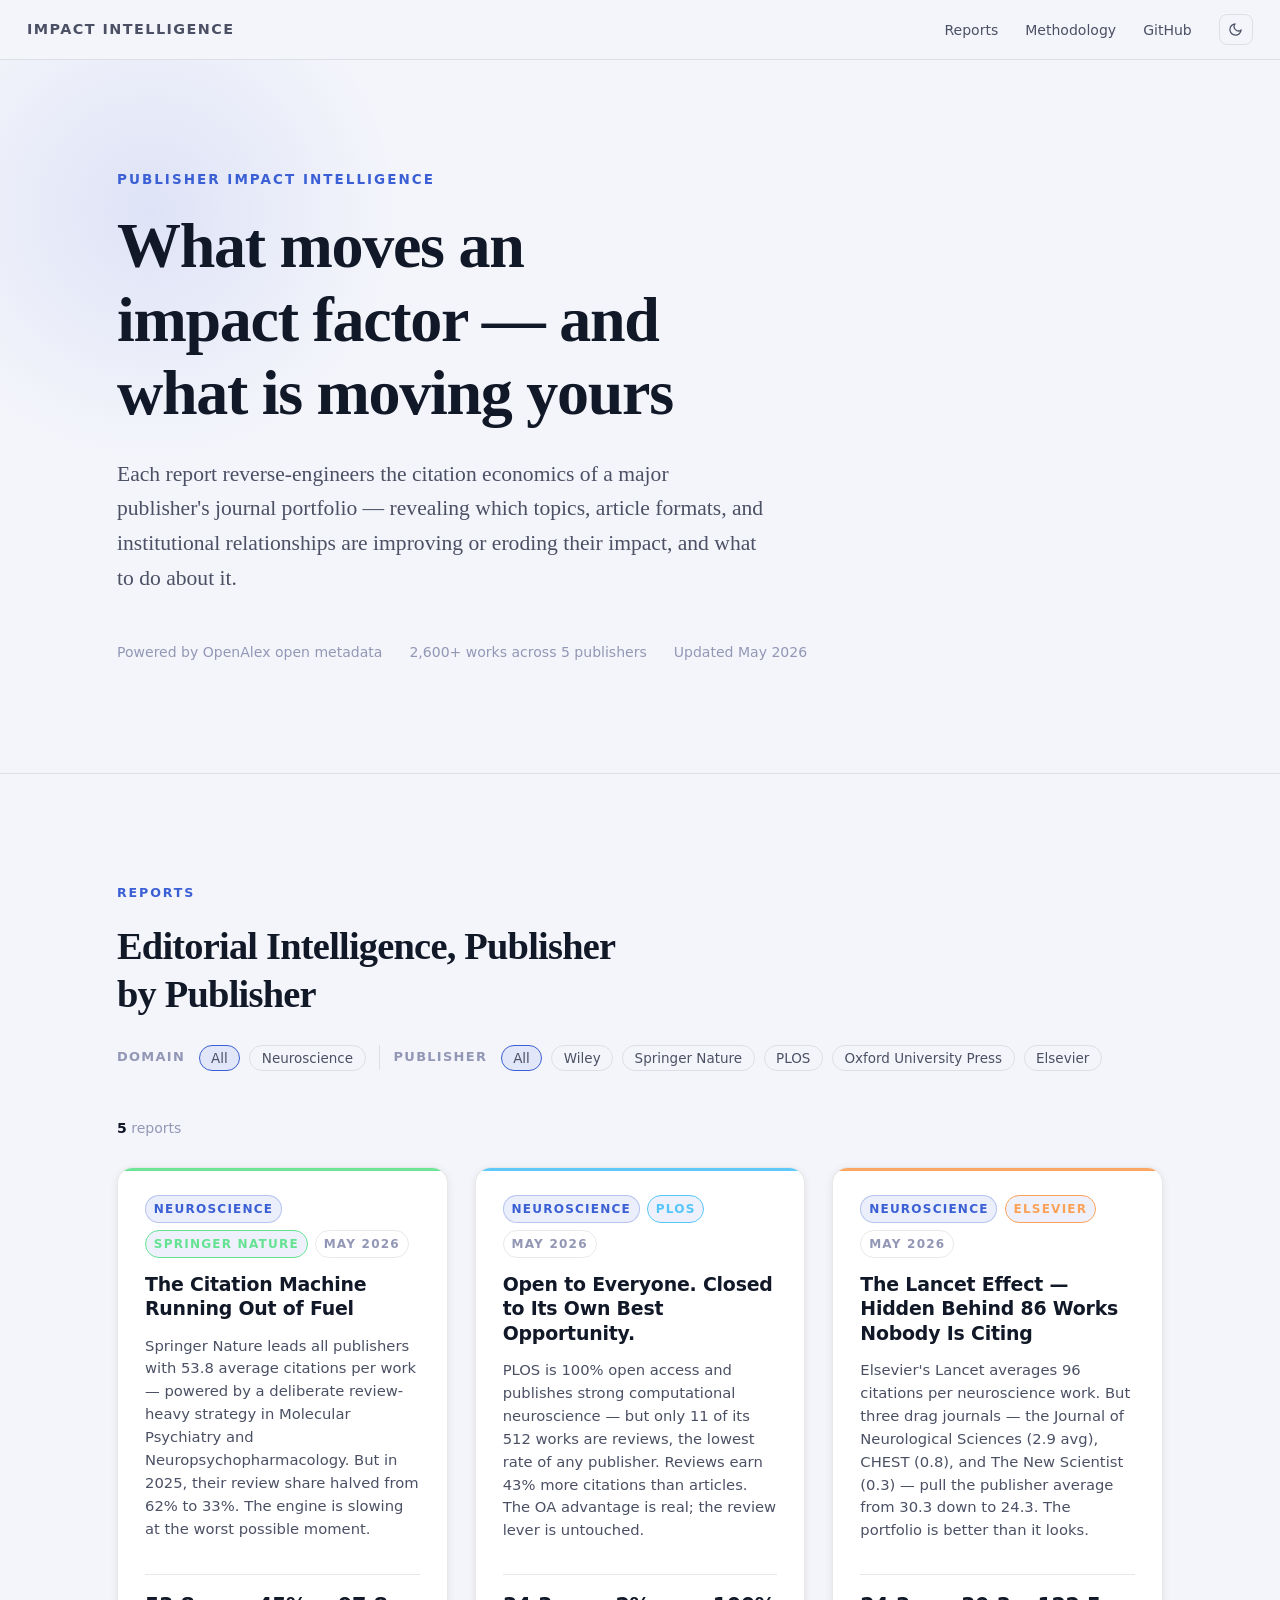
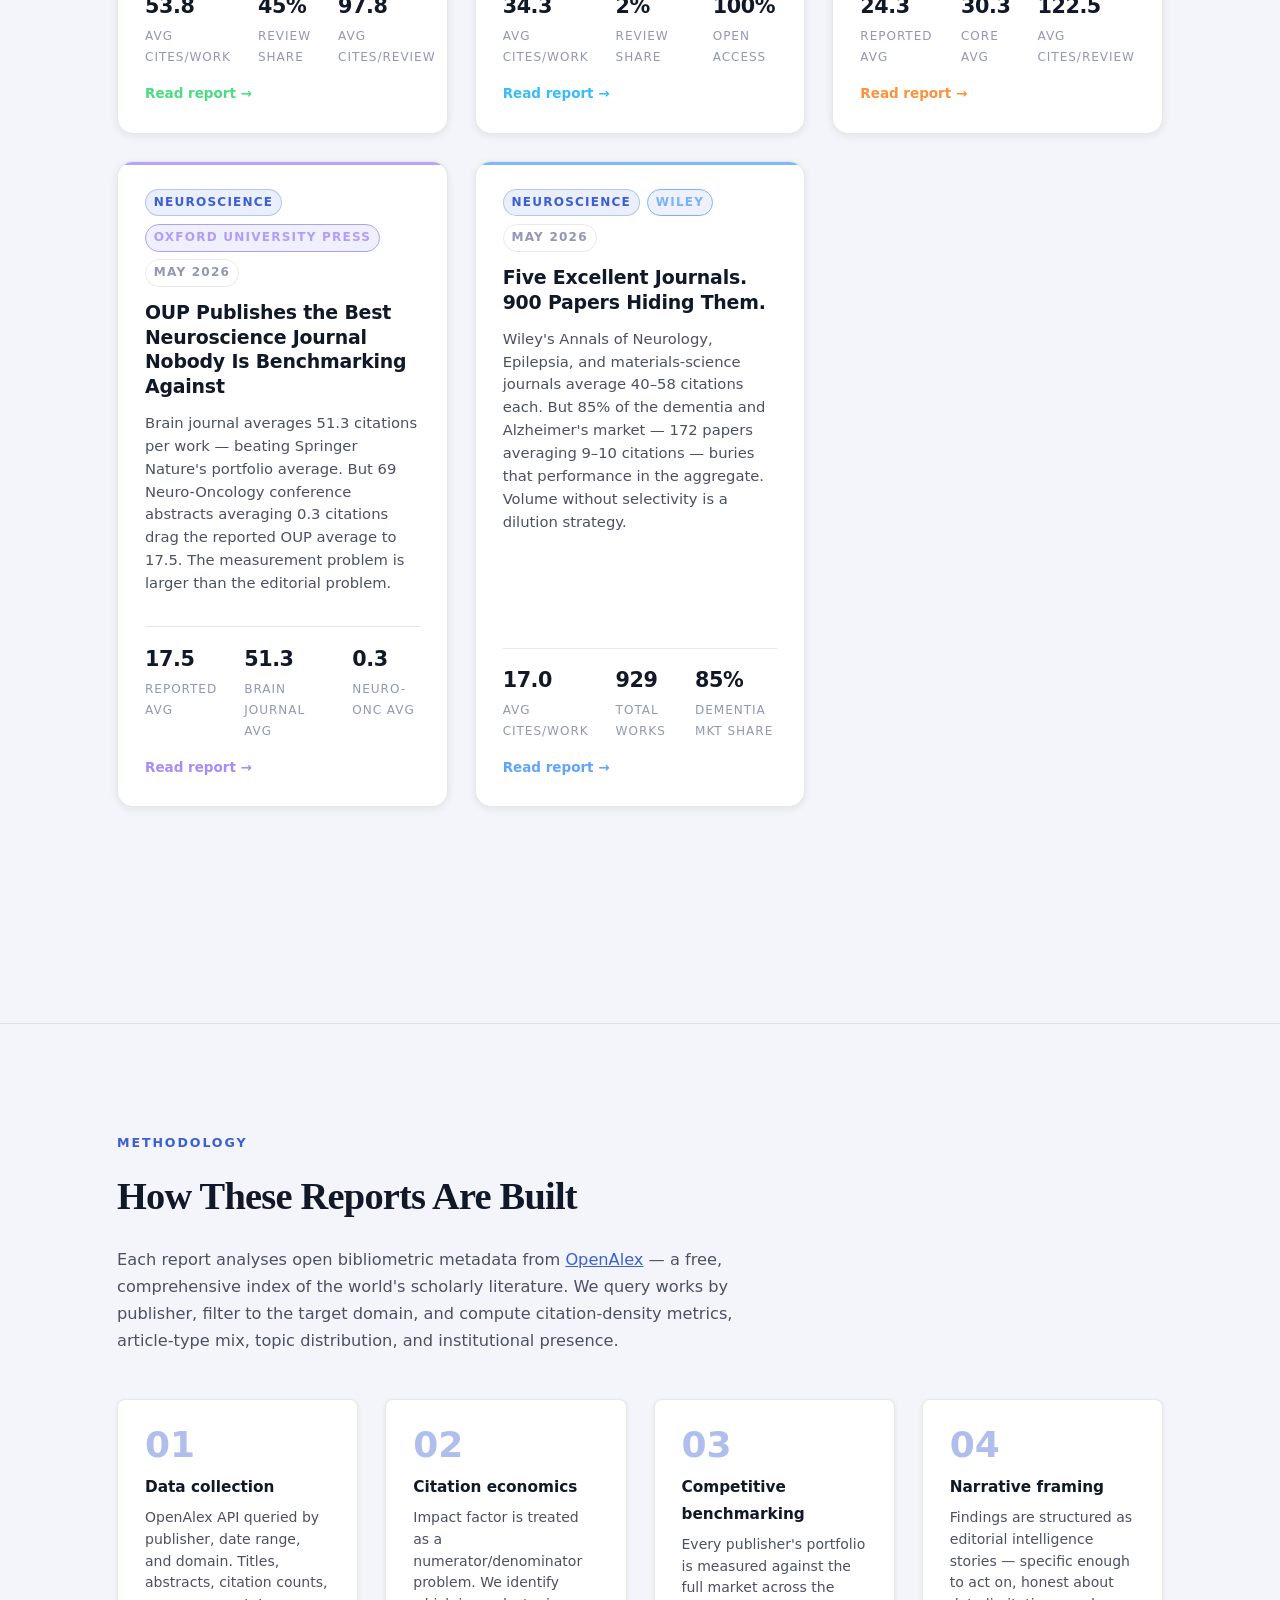
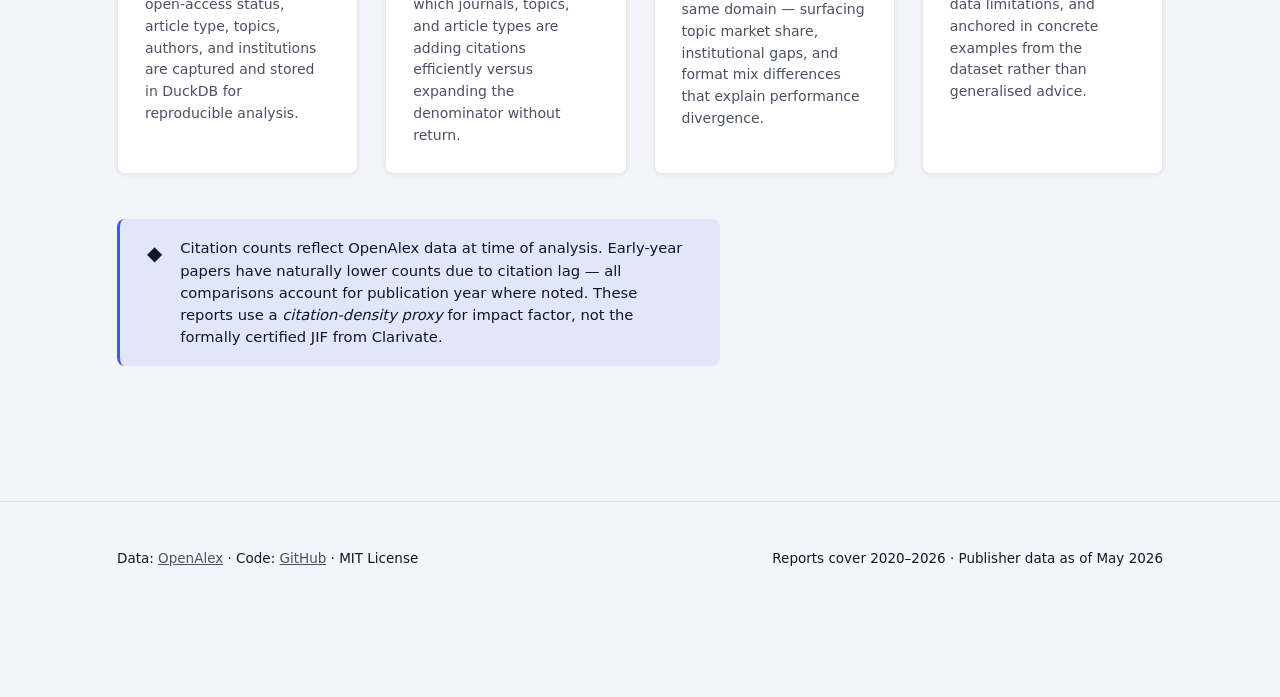
<file: docs/index.html>
<!DOCTYPE html>
<html lang="en">
<head>
<meta charset="UTF-8">
<meta name="viewport" content="width=device-width, initial-scale=1.0">
<title>Publisher Impact Intelligence — Editorial Analytics Reports</title>
<meta name="description" content="Data-driven editorial intelligence reports showing how publishers can improve their journal impact factor through topic mix, article format, and portfolio strategy.">
<script>document.documentElement.dataset.theme=localStorage.getItem("ii-theme")||(matchMedia("(prefers-color-scheme:dark)").matches?"dark":"light")</script>
<link rel="stylesheet" href="style.css">
<script src="theme.js" defer></script>

<style>
  :root {
    --accent: #6c8ef7;
    --accent-muted: rgba(108,142,247,0.08);
    --accent-glow: rgba(108,142,247,0.2);
    --accent-light: #3b5fd4;
    --accent-muted-light: rgba(59,95,212,0.1);
    --accent-glow-light: rgba(59,95,212,0.12);
  }

  /* Landing-specific overrides */
  .hero { padding: var(--space-2xl) 0; }
  .hero-title { max-width: 18ch; }
  p:first-of-type::first-letter { font-size: inherit; float: none; color: inherit; }

  /* Filter bar */
  .filter-bar {
    display: flex;
    flex-wrap: wrap;
    gap: 0.5rem;
    margin: var(--space-md) 0 var(--space-lg);
    align-items: center;
  }
  .filter-label {
    font-family: var(--font-ui);
    font-size: 0.72rem;
    font-weight: 700;
    text-transform: uppercase;
    letter-spacing: 0.1em;
    color: var(--color-text-dim);
    margin-right: 0.25rem;
  }
  .filter-btn {
    font-family: var(--font-ui);
    font-size: 0.75rem;
    padding: 0.3em 0.85em;
    border-radius: 100px;
    border: 1px solid var(--color-border);
    background: transparent;
    color: var(--color-text-muted);
    cursor: pointer;
    transition: all 0.15s;
  }
  .filter-btn:hover { border-color: var(--accent); color: var(--accent); }
  .filter-btn.active {
    background: var(--accent-muted);
    border-color: var(--accent);
    color: var(--accent);
  }
  .filter-sep {
    width: 1px;
    height: 1.4rem;
    background: var(--color-border);
    margin: 0 0.25rem;
  }

  /* Report grid */
  .report-grid {
    display: grid;
    grid-template-columns: repeat(auto-fill, minmax(320px, 1fr));
    gap: var(--space-md);
    margin: var(--space-md) 0 var(--space-2xl);
  }

  /* Report card */
  .report-card {
    background: var(--color-surface);
    border: 1px solid var(--color-border);
    border-radius: var(--radius-lg);
    padding: var(--space-md);
    display: flex;
    flex-direction: column;
    gap: 0.75rem;
    text-decoration: none;
    color: inherit;
    position: relative;
    overflow: hidden;
    transition: border-color 0.2s, transform 0.2s;
  }
  .report-card::before {
    content: '';
    position: absolute;
    top: 0; left: 0; right: 0;
    height: 3px;
    background: var(--card-accent, var(--accent));
    opacity: 0.8;
  }
  .report-card:hover {
    border-color: var(--card-accent, var(--accent));
    transform: translateY(-2px);
  }
  .report-card:hover .card-title { color: var(--card-accent, var(--accent)); }

  .card-tags {
    display: flex;
    gap: 0.4rem;
    flex-wrap: wrap;
  }
  .card-tag {
    font-family: var(--font-ui);
    font-size: 0.67rem;
    font-weight: 700;
    text-transform: uppercase;
    letter-spacing: 0.1em;
    padding: 0.2em 0.65em;
    border-radius: 100px;
    border: 1px solid var(--color-border);
    color: var(--color-text-dim);
  }
  .card-tag.domain {
    background: var(--accent-muted);
    border-color: rgba(108,142,247,0.3);
    color: #6c8ef7;
  }
  .card-tag.publisher {
    background: var(--accent-muted);
    border-color: var(--card-accent, var(--accent));
    color: var(--card-accent, var(--accent));
    opacity: 0.85;
  }

  .card-title {
    font-size: 1.05rem;
    font-weight: 700;
    color: #fff;
    line-height: 1.3;
    letter-spacing: -0.01em;
    font-family: var(--font-ui);
    transition: color 0.2s;
  }

  .card-insight {
    font-family: var(--font-ui);
    font-size: 0.82rem;
    color: var(--color-text-muted);
    line-height: 1.55;
    flex: 1;
  }

  .card-metrics {
    display: flex;
    gap: var(--space-md);
    padding-top: 0.75rem;
    border-top: 1px solid var(--color-border);
  }
  .card-metric { display: flex; flex-direction: column; gap: 0.1rem; }
  .card-metric-value {
    font-family: var(--font-ui);
    font-size: 1.15rem;
    font-weight: 700;
    color: #fff;
    letter-spacing: -0.02em;
  }
  .card-metric-label {
    font-family: var(--font-ui);
    font-size: 0.67rem;
    text-transform: uppercase;
    letter-spacing: 0.08em;
    color: var(--color-text-dim);
  }

  .card-cta {
    font-family: var(--font-ui);
    font-size: 0.75rem;
    font-weight: 600;
    color: var(--card-accent, var(--accent));
    display: flex;
    align-items: center;
    gap: 0.3em;
  }

  /* Hidden card */
  .report-card[hidden] { display: none; }

  /* No results */
  .no-results {
    font-family: var(--font-ui);
    font-size: 0.9rem;
    color: var(--color-text-muted);
    grid-column: 1 / -1;
    padding: var(--space-lg) 0;
    display: none;
  }
  .no-results.visible { display: block; }

  /* Methodology section */
  .method-grid {
    display: grid;
    grid-template-columns: repeat(auto-fit, minmax(220px, 1fr));
    gap: var(--space-md);
    margin: var(--space-lg) 0;
  }
  .method-card {
    background: var(--color-surface);
    border: 1px solid var(--color-border);
    border-radius: var(--radius);
    padding: var(--space-md);
  }
  .method-card-num {
    font-family: var(--font-ui);
    font-size: 2rem;
    font-weight: 700;
    color: var(--accent);
    opacity: 0.4;
    line-height: 1;
    margin-bottom: 0.3em;
  }
  .method-card-title {
    font-family: var(--font-ui);
    font-size: 0.85rem;
    font-weight: 700;
    color: #fff;
    margin-bottom: 0.4em;
  }
  .method-card-body {
    font-family: var(--font-ui);
    font-size: 0.78rem;
    color: var(--color-text-muted);
    line-height: 1.55;
  }

  /* Counts */
  .report-count {
    font-family: var(--font-ui);
    font-size: 0.78rem;
    color: var(--color-text-dim);
    margin-bottom: var(--space-sm);
  }
  .report-count strong { color: var(--color-text-muted); }

  @media (max-width: 640px) {
    .report-grid { grid-template-columns: 1fr; }
    .filter-sep { display: none; }
  }
  /* ── Light mode overrides (index-specific) ── */
  html[data-theme="light"] .card-title,
  html[data-theme="light"] .card-metric-value,
  html[data-theme="light"] .method-card-title { color: var(--color-text); }

  html[data-theme="light"] .card-tag.domain {
    color: var(--accent);
    border-color: color-mix(in srgb, var(--accent) 30%, transparent);
    background: var(--accent-muted);
  }
  html[data-theme="light"] .report-card { box-shadow: 0 2px 8px rgba(0,0,0,0.08); }
  html[data-theme="light"] .method-card { box-shadow: 0 1px 4px rgba(0,0,0,0.07); }
  html[data-theme="light"] .filter-btn { color: var(--color-text-muted); }
  html[data-theme="light"] .no-results  { color: var(--color-text-muted); }

</style>
</head>
<body>

<nav class="nav">
  <a class="nav-brand" href="index.html">Impact Intelligence</a>
  <ul class="nav-links">
    <li><a href="#reports">Reports</a></li>
    <li><a href="#methodology">Methodology</a></li>
    <li><a href="https://github.com/sanand0/publisher-impact-factor" target="_blank" rel="noopener">GitHub</a></li>
  </ul>
</nav>

<!-- ── Hero ── -->
<section class="hero">
  <div class="container">
    <p class="hero-kicker fade-up">Publisher Impact Intelligence</p>
    <h1 class="hero-title fade-up-2">What moves an impact factor — and what is moving yours</h1>
    <p class="hero-deck fade-up-3">Each report reverse-engineers the citation economics of a major publisher's journal portfolio — revealing which topics, article formats, and institutional relationships are improving or eroding their impact, and what to do about it.</p>
    <div class="hero-meta fade-up-3">
      <span>Powered by OpenAlex open metadata</span>
      <span>2,600+ works across 5 publishers</span>
      <span>Updated May 2026</span>
    </div>
  </div>
</section>

<!-- ── Reports ── -->
<section id="reports">
  <div class="container">
    <p class="section-label">Reports</p>
    <h2 class="section-title">Editorial Intelligence, Publisher by Publisher</h2>

    <div class="filter-bar" id="filterBar" role="group" aria-label="Filter reports">
      <span class="filter-label">Domain</span>
      <button class="filter-btn active" data-filter="domain" data-value="">All</button>
      <!-- domain buttons injected by JS -->
      <span class="filter-sep"></span>
      <span class="filter-label">Publisher</span>
      <button class="filter-btn active" data-filter="publisher" data-value="">All</button>
      <!-- publisher buttons injected by JS -->
    </div>

    <div class="report-count" id="reportCount"></div>

    <div class="report-grid" id="reportGrid">
      <p class="no-results" id="noResults">No reports match the selected filters.</p>
    </div>
  </div>
</section>

<!-- ── Methodology ── -->
<section id="methodology">
  <div class="container">
    <p class="section-label">Methodology</p>
    <h2 class="section-title">How These Reports Are Built</h2>
    <p style="max-width:62ch;color:var(--color-text-muted);font-family:var(--font-ui);font-size:0.9rem;line-height:1.65;margin-bottom:var(--space-lg)">Each report analyses open bibliometric metadata from <a href="https://openalex.org" style="color:var(--accent)">OpenAlex</a> — a free, comprehensive index of the world's scholarly literature. We query works by publisher, filter to the target domain, and compute citation-density metrics, article-type mix, topic distribution, and institutional presence.</p>
    <div class="method-grid">
      <div class="method-card">
        <div class="method-card-num">01</div>
        <div class="method-card-title">Data collection</div>
        <div class="method-card-body">OpenAlex API queried by publisher, date range, and domain. Titles, abstracts, citation counts, open-access status, article type, topics, authors, and institutions are captured and stored in DuckDB for reproducible analysis.</div>
      </div>
      <div class="method-card">
        <div class="method-card-num">02</div>
        <div class="method-card-title">Citation economics</div>
        <div class="method-card-body">Impact factor is treated as a numerator/denominator problem. We identify which journals, topics, and article types are adding citations efficiently versus expanding the denominator without return.</div>
      </div>
      <div class="method-card">
        <div class="method-card-num">03</div>
        <div class="method-card-title">Competitive benchmarking</div>
        <div class="method-card-body">Every publisher's portfolio is measured against the full market across the same domain — surfacing topic market share, institutional gaps, and format mix differences that explain performance divergence.</div>
      </div>
      <div class="method-card">
        <div class="method-card-num">04</div>
        <div class="method-card-title">Narrative framing</div>
        <div class="method-card-body">Findings are structured as editorial intelligence stories — specific enough to act on, honest about data limitations, and anchored in concrete examples from the dataset rather than generalised advice.</div>
      </div>
    </div>

    <div class="callout info" style="max-width:62ch">
      <span class="callout-icon">◆</span>
      <p style="font-family:var(--font-ui);font-size:0.82rem">Citation counts reflect OpenAlex data at time of analysis. Early-year papers have naturally lower counts due to citation lag — all comparisons account for publication year where noted. These reports use a <em>citation-density proxy</em> for impact factor, not the formally certified JIF from Clarivate.</p>
    </div>
  </div>
</section>

<footer class="report-footer">
  <div class="container" style="display:flex;flex-wrap:wrap;justify-content:space-between;align-items:center;gap:1rem">
    <p>Data: <a href="https://openalex.org">OpenAlex</a> · Code: <a href="https://github.com/sanand0/publisher-impact-factor">GitHub</a> · MIT License</p>
    <p>Reports cover 2020–2026 · Publisher data as of May 2026</p>
  </div>
</footer>

<script>
// ── Report catalogue ──────────────────────────────────────────────────────────
// To add a new report: append one object to this array. No other changes needed.
// Fields:
//   file       – path relative to index.html
//   domain     – topic domain (used for filtering, shown as tag)
//   publisher  – publisher name (used for filtering, shown as tag)
//   date       – ISO date string for the report period (YYYY-MM)
//   accentColor– CSS color for card top-bar and hover
//   title      – headline (short, punchy)
//   insight    – 2–3 sentence summary of the key finding
//   metrics    – array of {value, label} shown at card bottom (max 3)

const REPORTS = [
  {
    file: "neuroscience-springer-nature-2026-05.html",
    domain: "Neuroscience",
    publisher: "Springer Nature",
    date: "2026-05",
    accentColor: "#4ade80",
    title: "The Citation Machine Running Out of Fuel",
    insight: "Springer Nature leads all publishers with 53.8 average citations per work — powered by a deliberate review-heavy strategy in Molecular Psychiatry and Neuropsychopharmacology. But in 2025, their review share halved from 62% to 33%. The engine is slowing at the worst possible moment.",
    metrics: [
      { value: "53.8", label: "Avg cites/work" },
      { value: "45%", label: "Review share" },
      { value: "97.8", label: "Avg cites/review" },
    ],
  },
  {
    file: "neuroscience-plos-2026-05.html",
    domain: "Neuroscience",
    publisher: "PLOS",
    date: "2026-05",
    accentColor: "#38bdf8",
    title: "Open to Everyone. Closed to Its Own Best Opportunity.",
    insight: "PLOS is 100% open access and publishes strong computational neuroscience — but only 11 of its 512 works are reviews, the lowest rate of any publisher. Reviews earn 43% more citations than articles. The OA advantage is real; the review lever is untouched.",
    metrics: [
      { value: "34.3", label: "Avg cites/work" },
      { value: "2%", label: "Review share" },
      { value: "100%", label: "Open access" },
    ],
  },
  {
    file: "neuroscience-elsevier-2026-05.html",
    domain: "Neuroscience",
    publisher: "Elsevier",
    date: "2026-05",
    accentColor: "#fb923c",
    title: "The Lancet Effect — Hidden Behind 86 Works Nobody Is Citing",
    insight: "Elsevier's Lancet averages 96 citations per neuroscience work. But three drag journals — the Journal of Neurological Sciences (2.9 avg), CHEST (0.8), and The New Scientist (0.3) — pull the publisher average from 30.3 down to 24.3. The portfolio is better than it looks.",
    metrics: [
      { value: "24.3", label: "Reported avg" },
      { value: "30.3", label: "Core avg" },
      { value: "122.5", label: "Avg cites/review" },
    ],
  },
  {
    file: "neuroscience-oup-2026-05.html",
    domain: "Neuroscience",
    publisher: "Oxford University Press",
    date: "2026-05",
    accentColor: "#a78bfa",
    title: "OUP Publishes the Best Neuroscience Journal Nobody Is Benchmarking Against",
    insight: "Brain journal averages 51.3 citations per work — beating Springer Nature's portfolio average. But 69 Neuro-Oncology conference abstracts averaging 0.3 citations drag the reported OUP average to 17.5. The measurement problem is larger than the editorial problem.",
    metrics: [
      { value: "17.5", label: "Reported avg" },
      { value: "51.3", label: "Brain journal avg" },
      { value: "0.3", label: "Neuro-Onc avg" },
    ],
  },
  {
    file: "neuroscience-wiley-2026-05.html",
    domain: "Neuroscience",
    publisher: "Wiley",
    date: "2026-05",
    accentColor: "#60a5fa",
    title: "Five Excellent Journals. 900 Papers Hiding Them.",
    insight: "Wiley's Annals of Neurology, Epilepsia, and materials-science journals average 40–58 citations each. But 85% of the dementia and Alzheimer's market — 172 papers averaging 9–10 citations — buries that performance in the aggregate. Volume without selectivity is a dilution strategy.",
    metrics: [
      { value: "17.0", label: "Avg cites/work" },
      { value: "929", label: "Total works" },
      { value: "85%", label: "Dementia mkt share" },
    ],
  },
];

// ── Render ────────────────────────────────────────────────────────────────────
const grid = document.getElementById("reportGrid");
const filterBar = document.getElementById("filterBar");
const noResults = document.getElementById("noResults");
const countEl = document.getElementById("reportCount");

let activeDomain = "";
let activePublisher = "";

// Collect unique domains and publishers
const domains = [...new Set(REPORTS.map(r => r.domain))].sort();
const publishers = [...new Set(REPORTS.map(r => r.publisher))].sort();

// Inject domain filter buttons
const domainSep = filterBar.querySelector('[data-filter="domain"][data-value=""]');
domains.forEach(d => {
  const btn = document.createElement("button");
  btn.className = "filter-btn";
  btn.dataset.filter = "domain";
  btn.dataset.value = d;
  btn.textContent = d;
  domainSep.after(btn);
});

// Inject publisher filter buttons
const pubSep = filterBar.querySelector('[data-filter="publisher"][data-value=""]');
publishers.forEach(p => {
  const btn = document.createElement("button");
  btn.className = "filter-btn";
  btn.dataset.filter = "publisher";
  btn.dataset.value = p;
  btn.textContent = p;
  pubSep.after(btn);
});

function formatDate(iso) {
  const [y, m] = iso.split("-");
  return new Date(y, m - 1, 1).toLocaleString("en-US", { month: "long", year: "numeric" });
}

function renderCards() {
  // Remove existing cards
  grid.querySelectorAll(".report-card").forEach(c => c.remove());

  const filtered = REPORTS.filter(r =>
    (!activeDomain    || r.domain    === activeDomain) &&
    (!activePublisher || r.publisher === activePublisher)
  );

  const total = REPORTS.length;
  const shown = filtered.length;
  countEl.innerHTML = shown < total
    ? `Showing <strong>${shown}</strong> of <strong>${total}</strong> reports`
    : `<strong>${total}</strong> report${total !== 1 ? "s" : ""}`;

  noResults.classList.toggle("visible", shown === 0);

  filtered.forEach(r => {
    const a = document.createElement("a");
    a.className = "report-card";
    a.href = r.file;
    a.style.setProperty("--card-accent", r.accentColor);

    const metricsHtml = r.metrics.map(m => `
      <div class="card-metric">
        <span class="card-metric-value">${m.value}</span>
        <span class="card-metric-label">${m.label}</span>
      </div>`).join("");

    a.innerHTML = `
      <div class="card-tags">
        <span class="card-tag domain">${r.domain}</span>
        <span class="card-tag publisher">${r.publisher}</span>
        <span class="card-tag">${formatDate(r.date)}</span>
      </div>
      <div class="card-title">${r.title}</div>
      <p class="card-insight">${r.insight}</p>
      <div class="card-metrics">${metricsHtml}</div>
      <div class="card-cta">Read report →</div>`;

    grid.insertBefore(a, noResults);
  });
}

filterBar.addEventListener("click", e => {
  const btn = e.target.closest(".filter-btn");
  if (!btn) return;
  const { filter, value } = btn.dataset;

  // Update active state
  filterBar.querySelectorAll(`[data-filter="${filter}"]`).forEach(b => b.classList.remove("active"));
  btn.classList.add("active");

  if (filter === "domain") activeDomain = value;
  else activePublisher = value;

  renderCards();
});

renderCards();
</script>
</body>
</html>
</file>
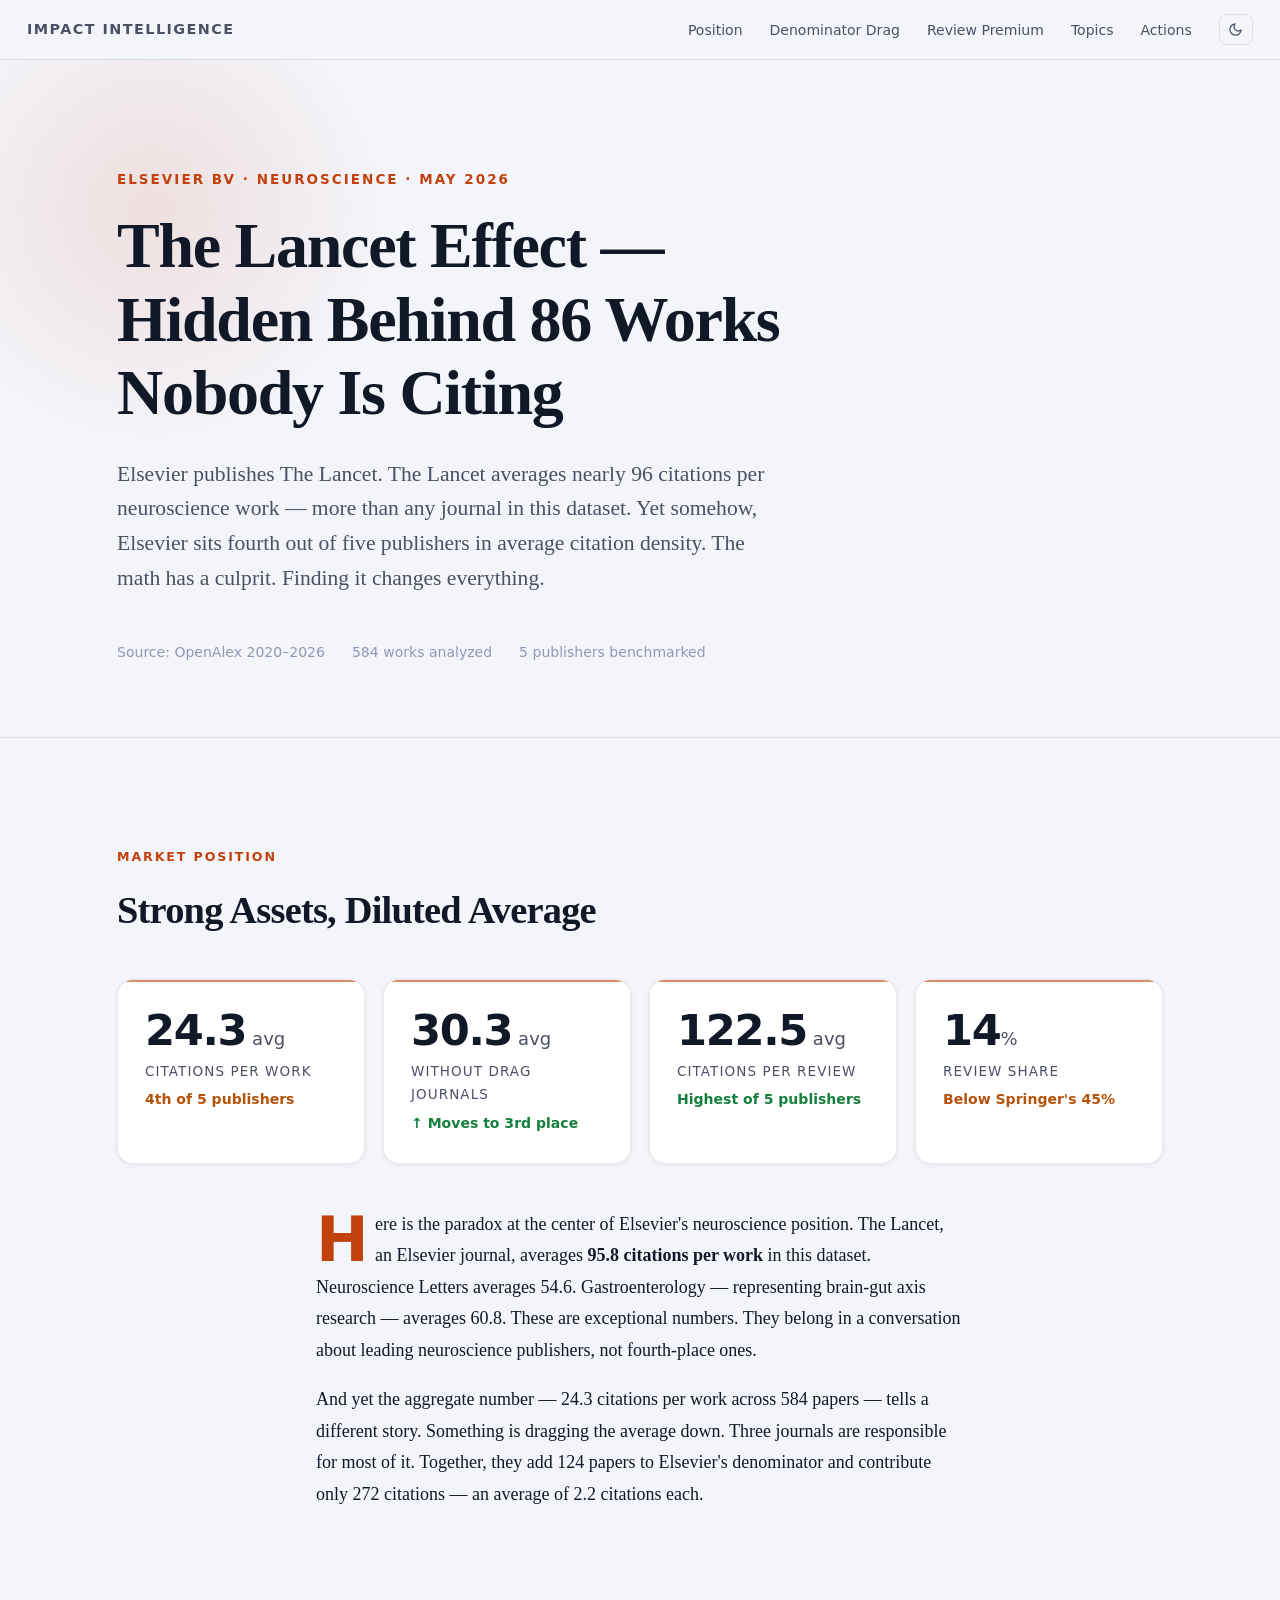
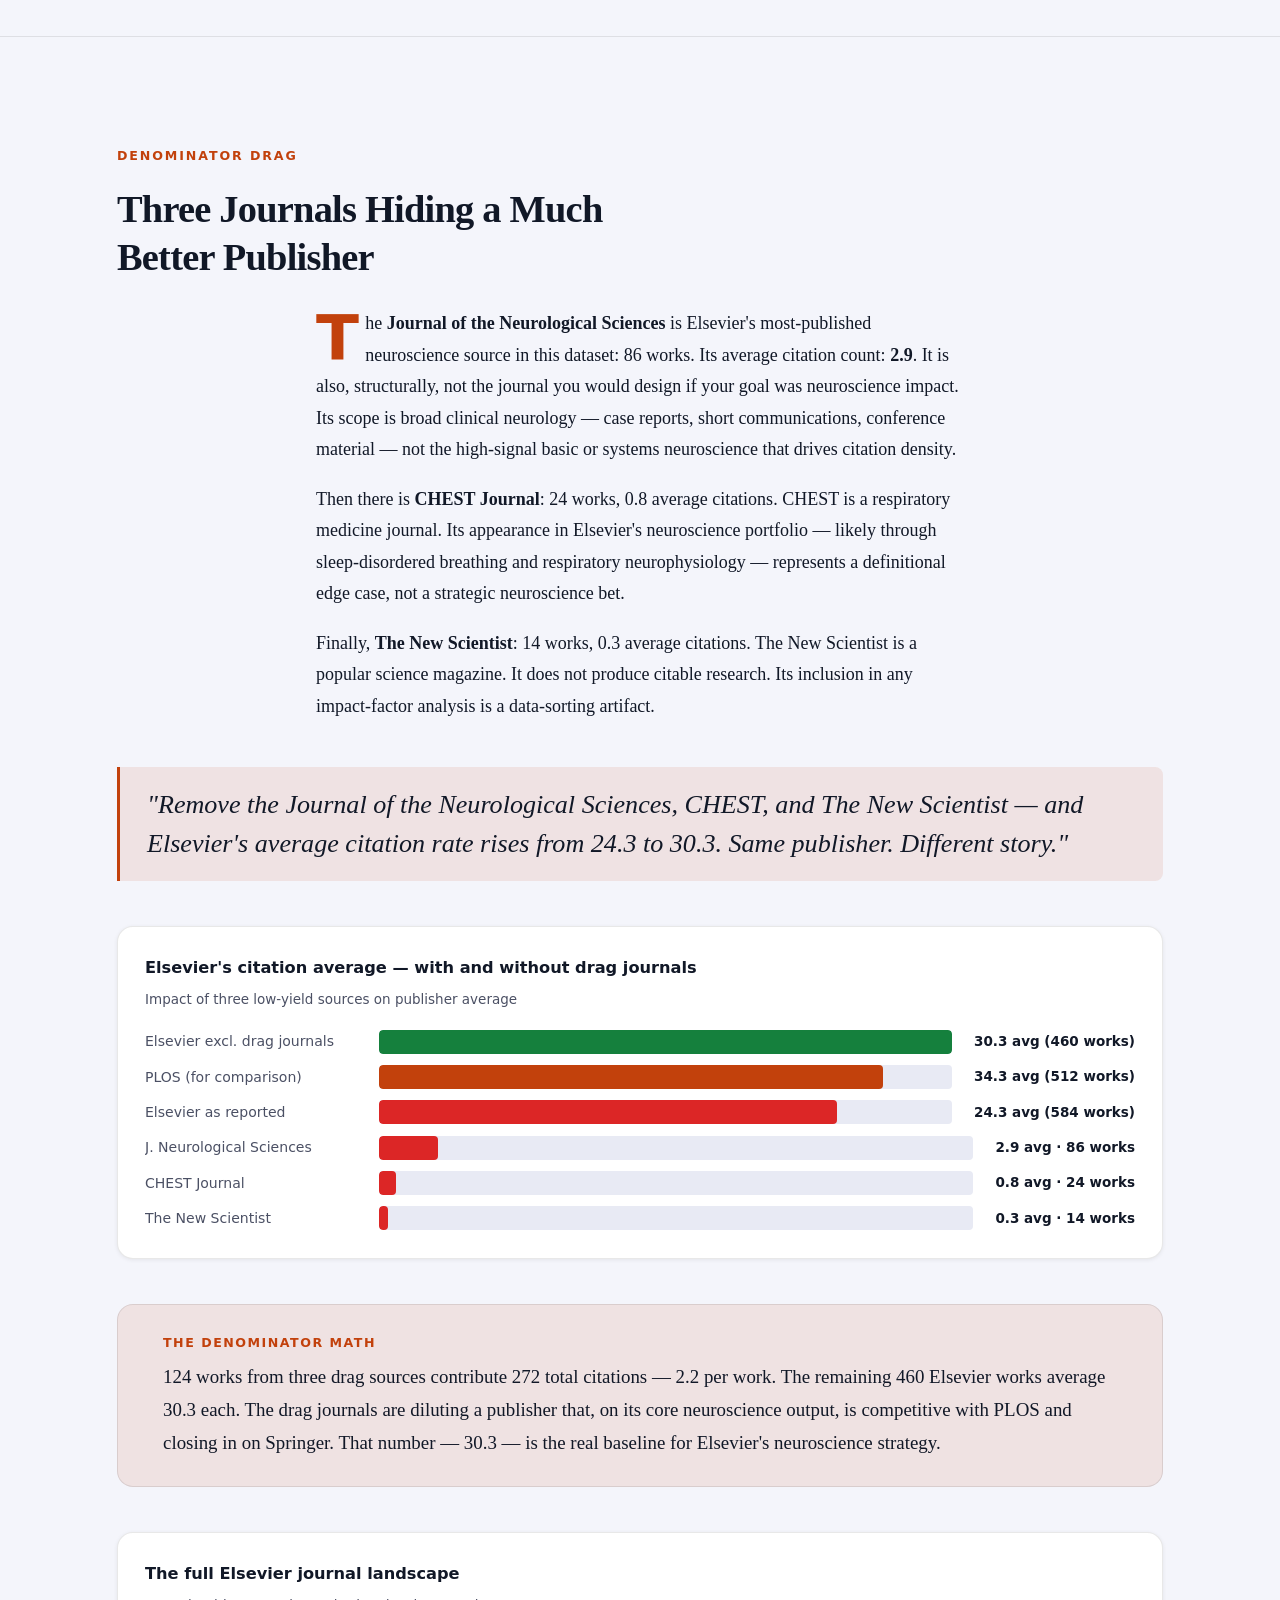
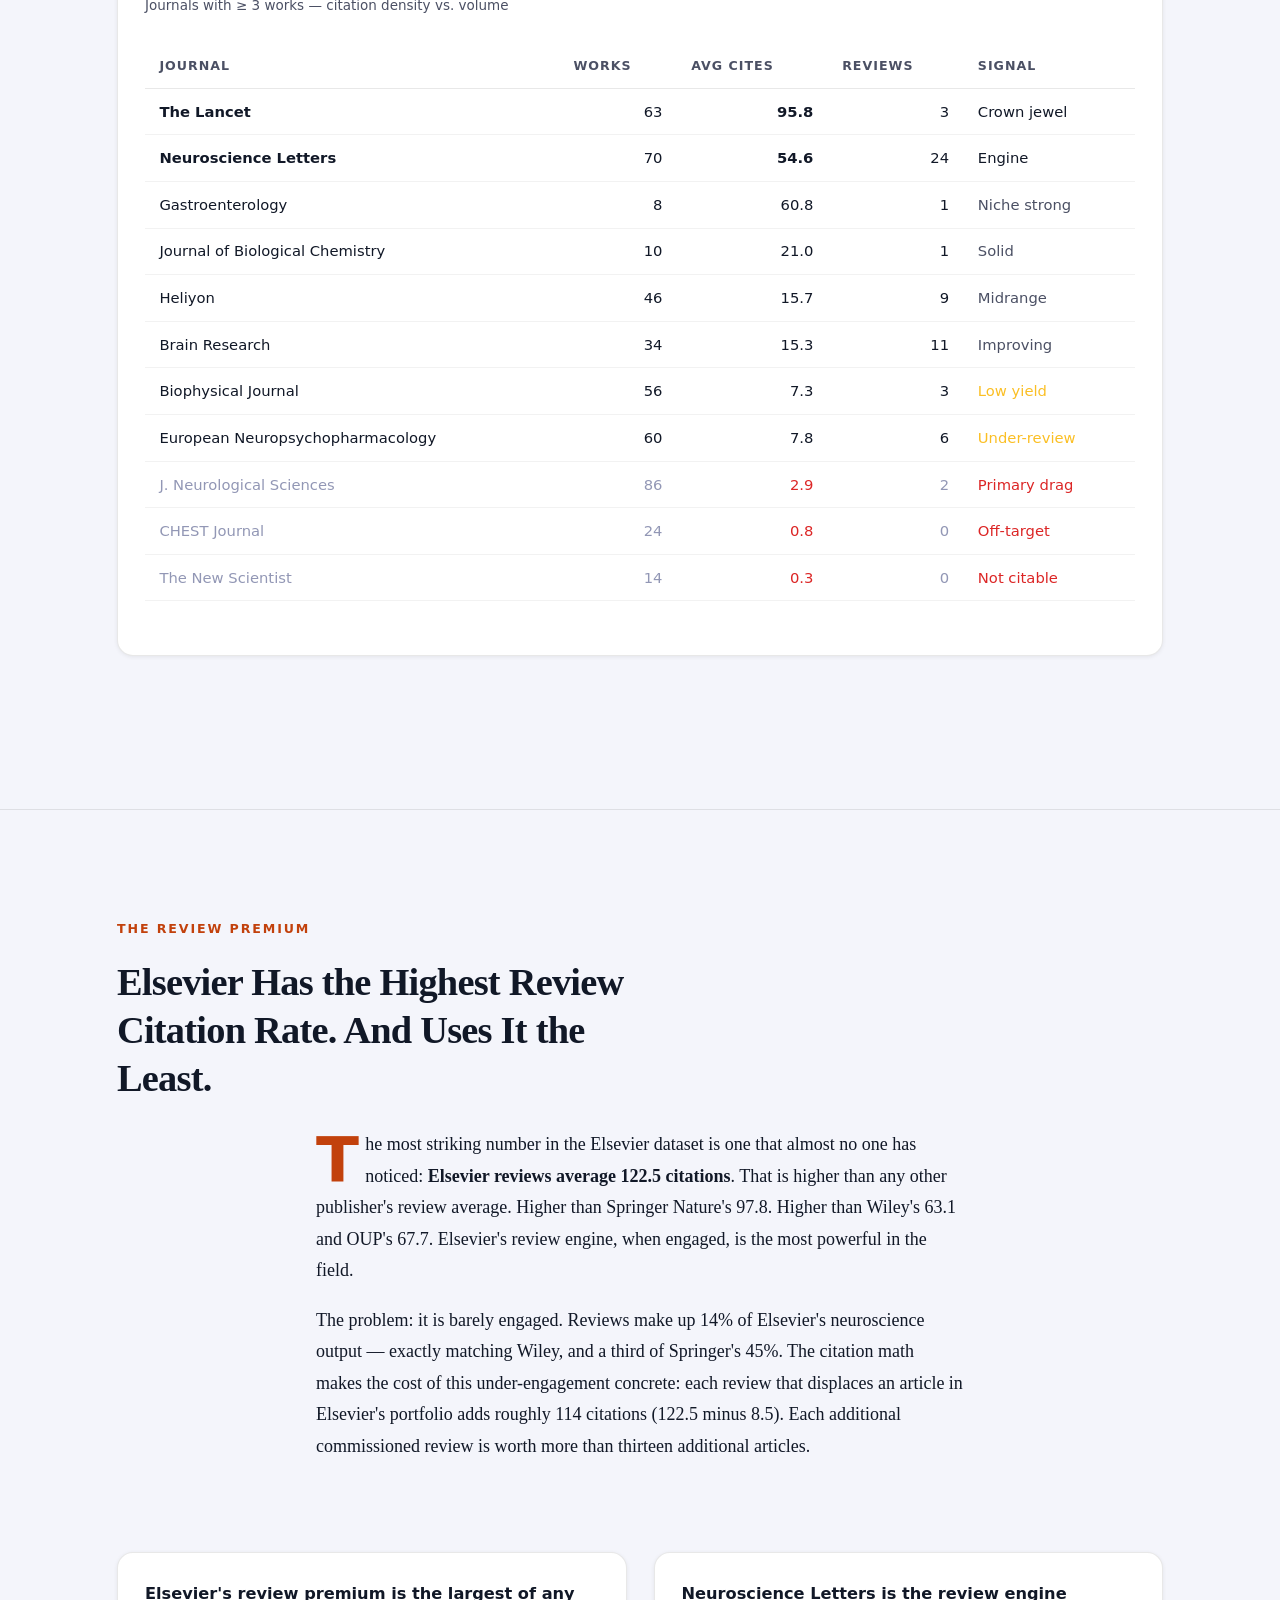
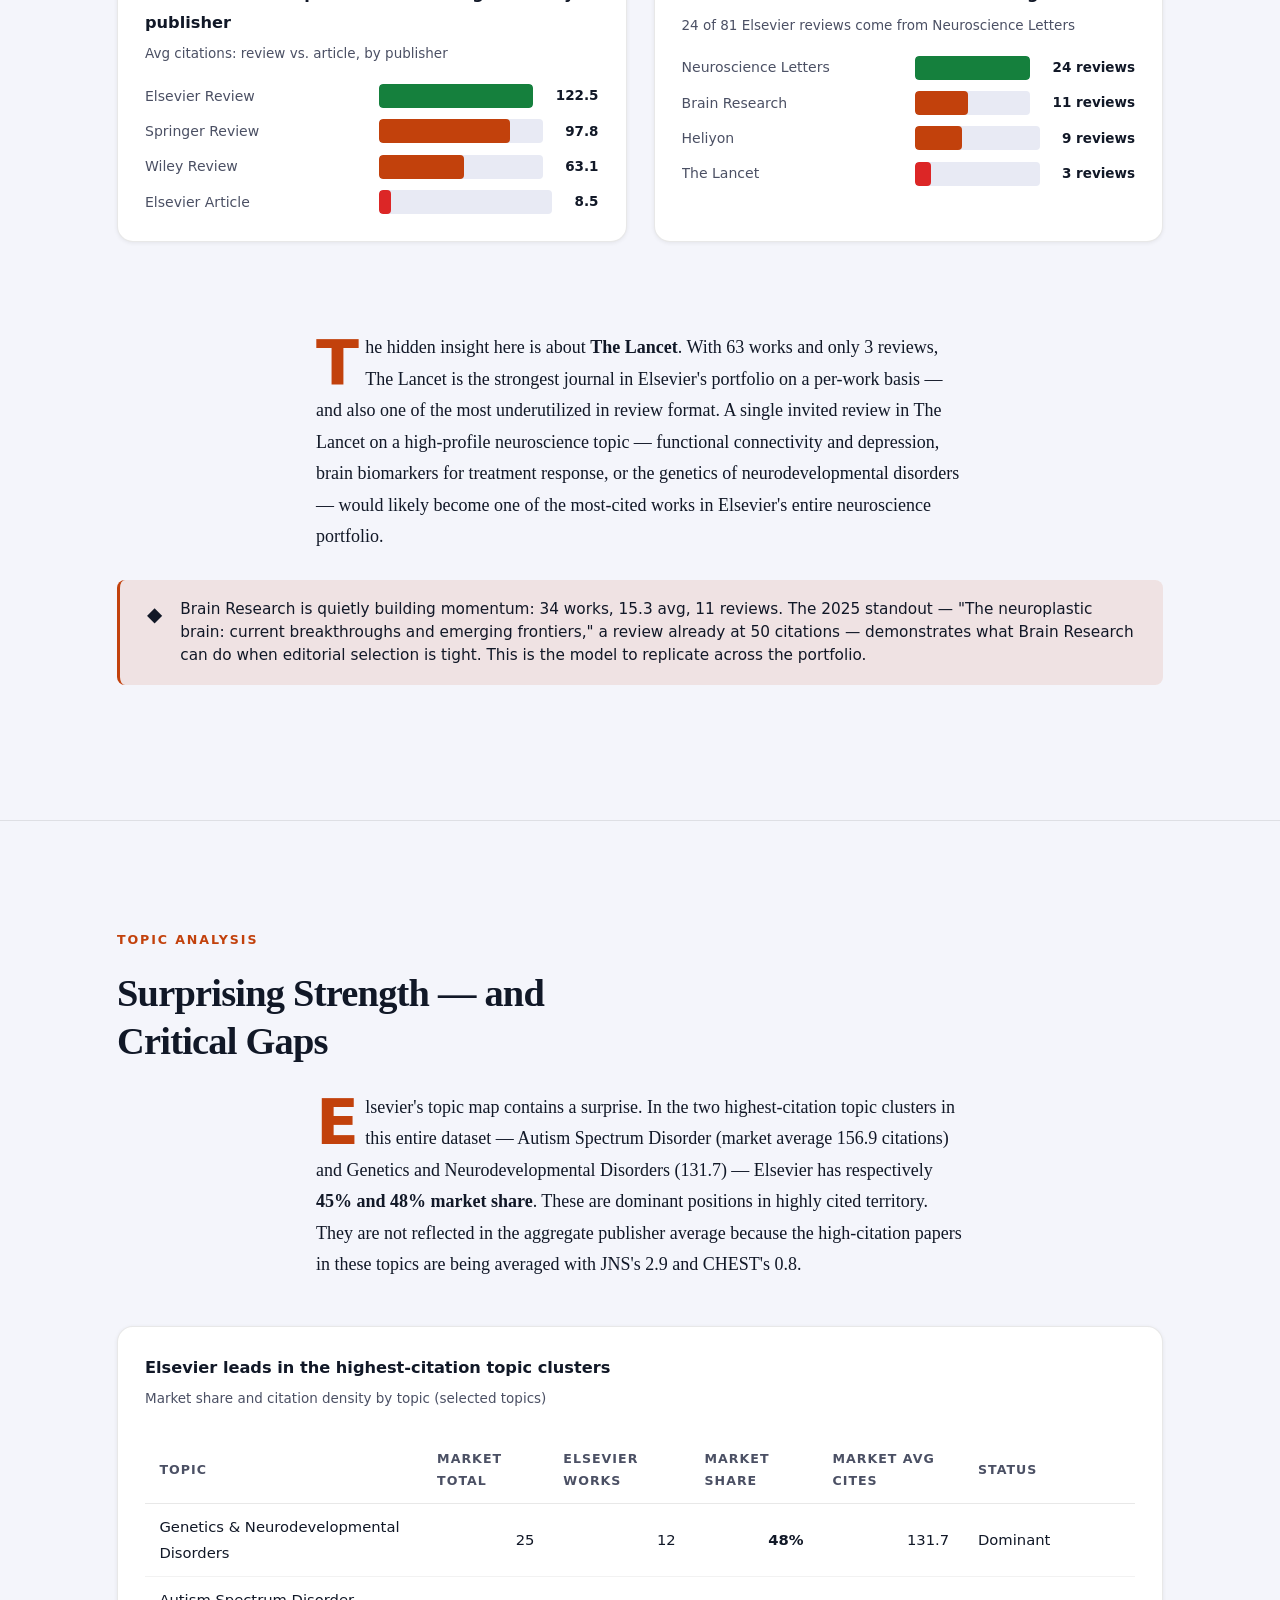
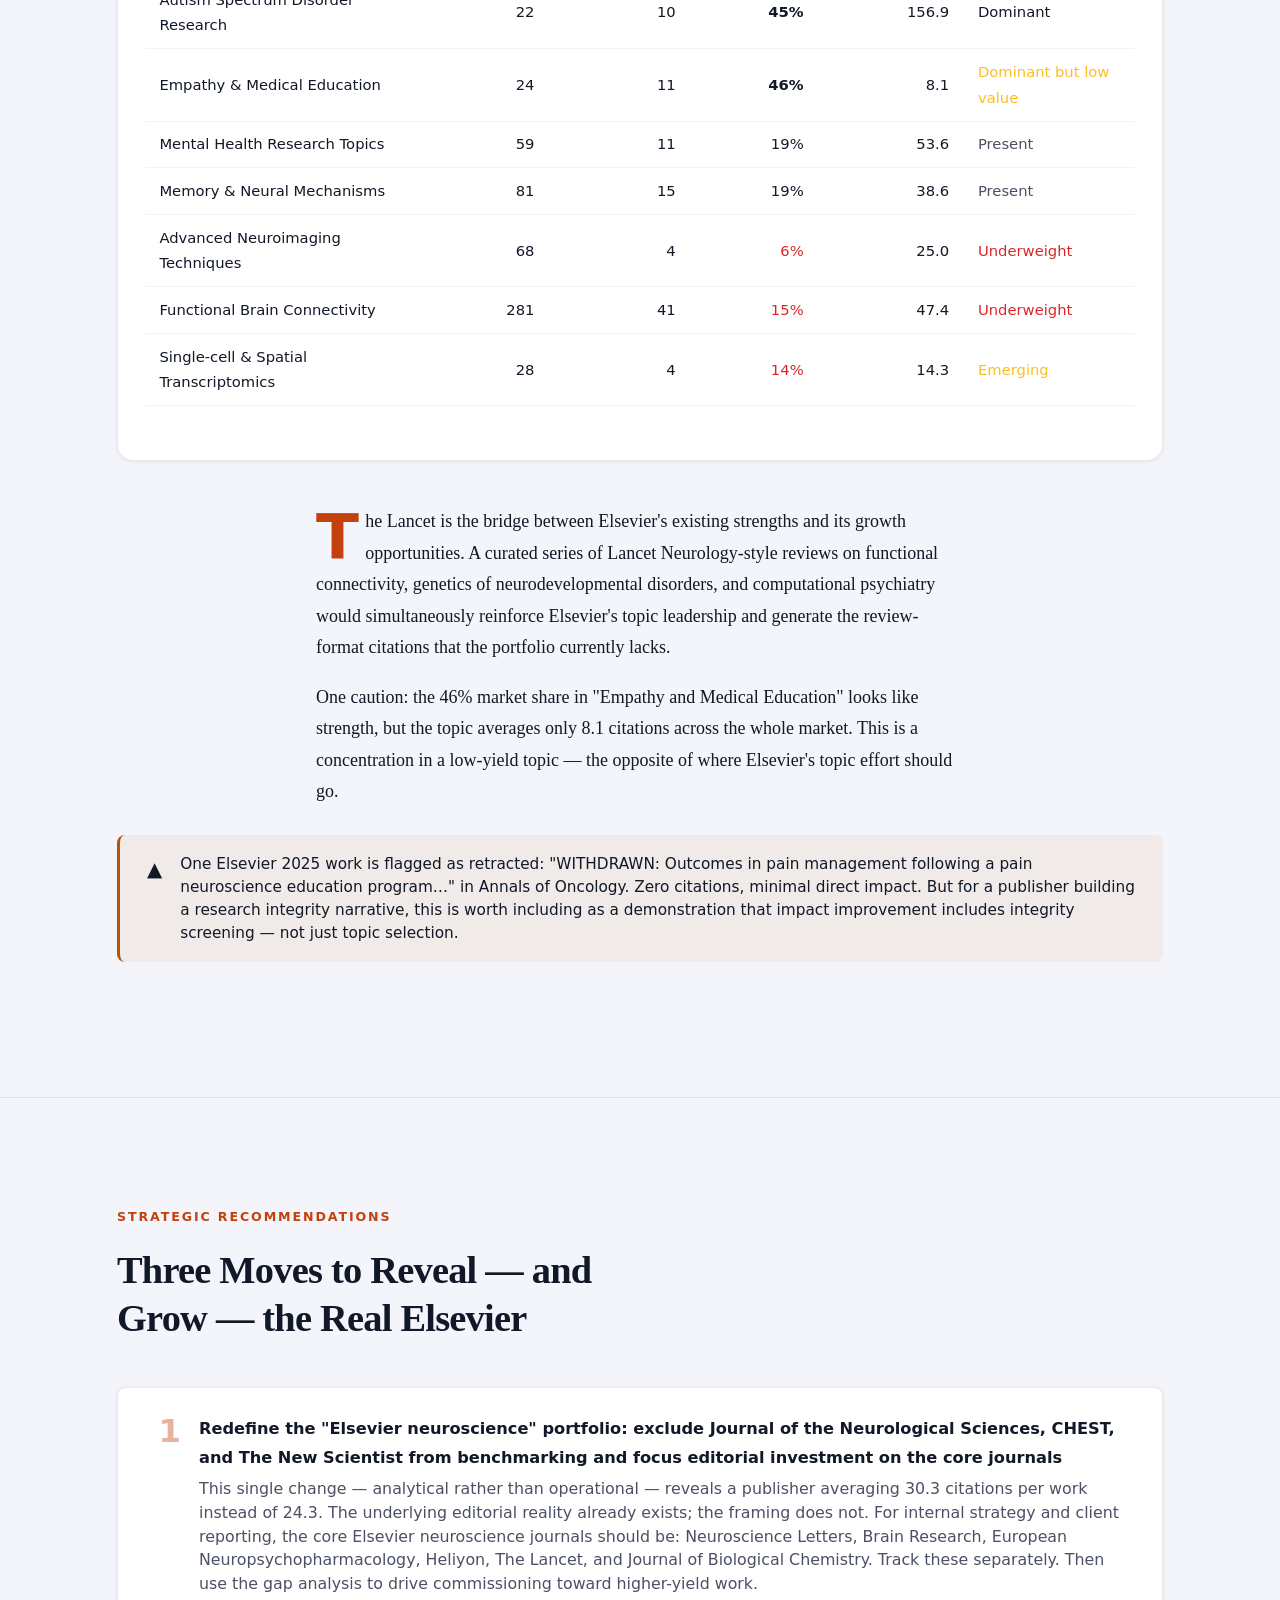
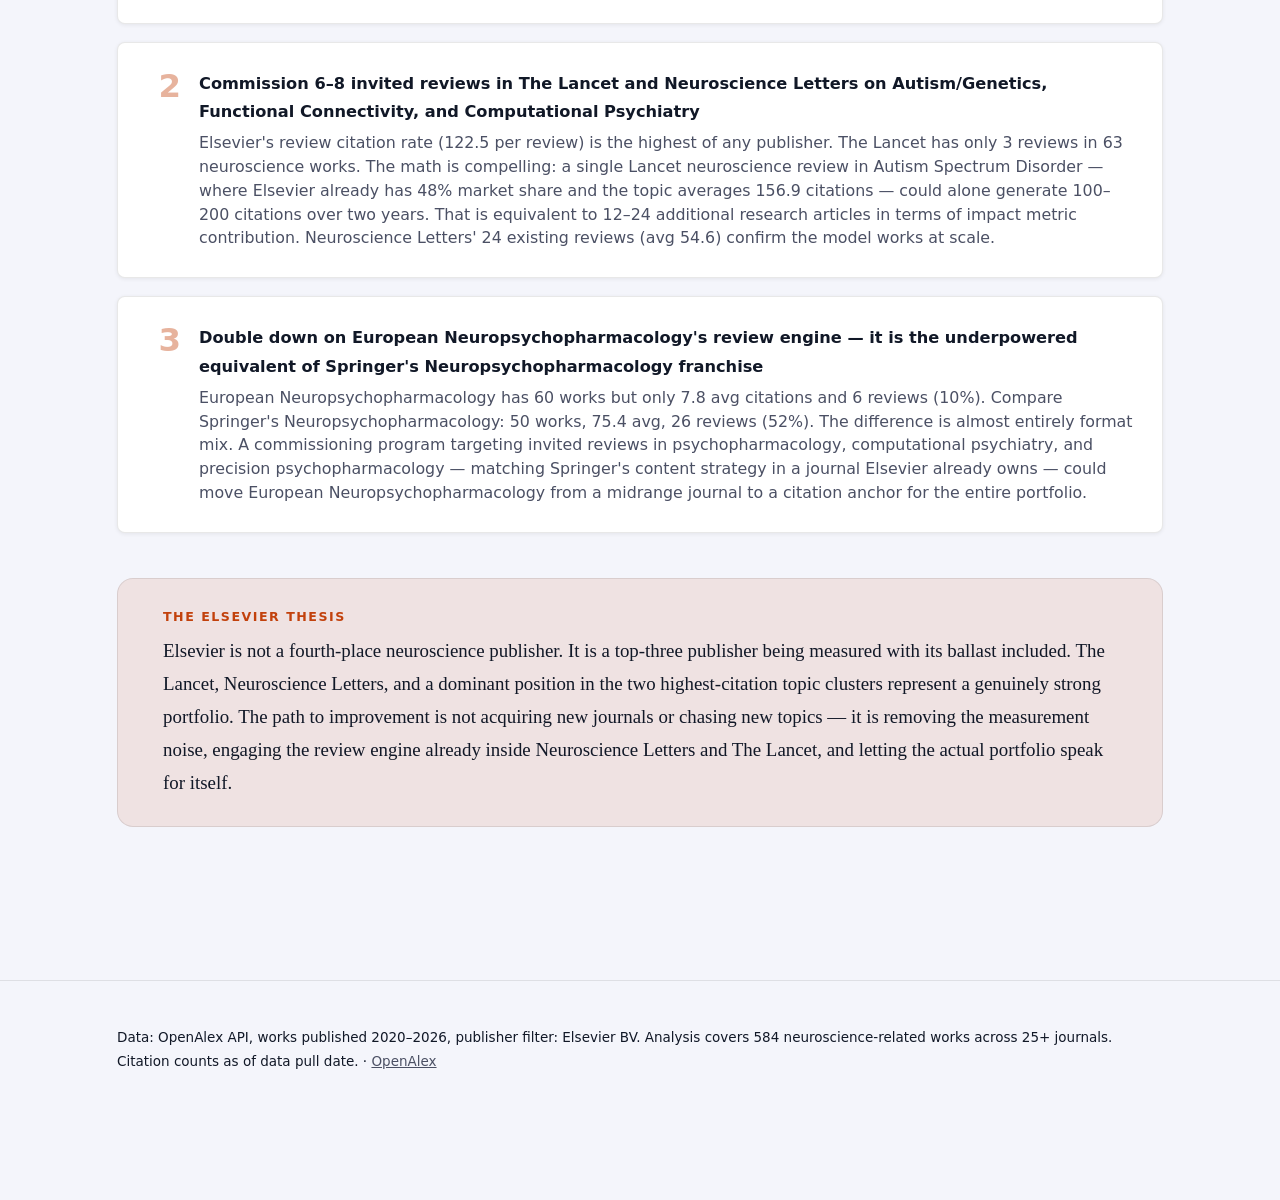
<file: docs/neuroscience-elsevier-2026-05.html>
<!DOCTYPE html>
<html lang="en">
<head>
<meta charset="UTF-8">
<meta name="viewport" content="width=device-width, initial-scale=1.0">
<title>Elsevier · Neuroscience Impact Report · May 2026</title>
<script>document.documentElement.dataset.theme=localStorage.getItem("ii-theme")||(matchMedia("(prefers-color-scheme:dark)").matches?"dark":"light")</script>
<link rel="stylesheet" href="style.css">
<script src="theme.js" defer></script>

<style>
  :root {
    --accent: #fb923c;
    --accent-muted: rgba(251,146,60,0.08);
    --accent-glow: rgba(251,146,60,0.2);
    --accent-light: #c2410c;
    --accent-muted-light: rgba(194,65,12,0.1);
    --accent-glow-light: rgba(194,65,12,0.12);
  }
</style>
</head>
<body>

<nav class="nav">
  <a class="nav-brand" href="index.html">Impact Intelligence</a>
  <ul class="nav-links">
    <li><a href="#position">Position</a></li>
    <li><a href="#drag">Denominator Drag</a></li>
    <li><a href="#reviews">Review Premium</a></li>
    <li><a href="#topics">Topics</a></li>
    <li><a href="#actions">Actions</a></li>
  </ul>
</nav>

<section class="hero">
  <div class="container">
    <p class="hero-kicker fade-up">Elsevier BV · Neuroscience · May 2026</p>
    <h1 class="hero-title fade-up-2">The Lancet Effect — Hidden Behind 86 Works Nobody Is Citing</h1>
    <p class="hero-deck fade-up-3">Elsevier publishes The Lancet. The Lancet averages nearly 96 citations per neuroscience work — more than any journal in this dataset. Yet somehow, Elsevier sits fourth out of five publishers in average citation density. The math has a culprit. Finding it changes everything.</p>
    <div class="hero-meta fade-up-3">
      <span>Source: OpenAlex 2020–2026</span>
      <span>584 works analyzed</span>
      <span>5 publishers benchmarked</span>
    </div>
  </div>
</section>

<section id="position">
  <div class="container">
    <p class="section-label">Market Position</p>
    <h2 class="section-title">Strong Assets, Diluted Average</h2>

    <div class="stat-row fade-up">
      <div class="stat-card">
        <div class="stat-value">24.3<span class="stat-unit"> avg</span></div>
        <div class="stat-label">Citations per work</div>
        <div class="stat-delta warn">4th of 5 publishers</div>
      </div>
      <div class="stat-card">
        <div class="stat-value">30.3<span class="stat-unit"> avg</span></div>
        <div class="stat-label">Without drag journals</div>
        <div class="stat-delta up">↑ Moves to 3rd place</div>
      </div>
      <div class="stat-card">
        <div class="stat-value">122.5<span class="stat-unit"> avg</span></div>
        <div class="stat-label">Citations per review</div>
        <div class="stat-delta up">Highest of 5 publishers</div>
      </div>
      <div class="stat-card">
        <div class="stat-value">14<span class="stat-unit">%</span></div>
        <div class="stat-label">Review share</div>
        <div class="stat-delta warn">Below Springer's 45%</div>
      </div>
    </div>

    <div class="prose">
      <p>Here is the paradox at the center of Elsevier's neuroscience position. The Lancet, an Elsevier journal, averages <strong>95.8 citations per work</strong> in this dataset. Neuroscience Letters averages 54.6. Gastroenterology — representing brain-gut axis research — averages 60.8. These are exceptional numbers. They belong in a conversation about leading neuroscience publishers, not fourth-place ones.</p>
      <p>And yet the aggregate number — 24.3 citations per work across 584 papers — tells a different story. Something is dragging the average down. Three journals are responsible for most of it. Together, they add 124 papers to Elsevier's denominator and contribute only 272 citations — an average of 2.2 citations each.</p>
    </div>
  </div>
</section>

<section id="drag">
  <div class="container">
    <p class="section-label">Denominator Drag</p>
    <h2 class="section-title">Three Journals Hiding a Much Better Publisher</h2>

    <div class="prose">
      <p>The <strong>Journal of the Neurological Sciences</strong> is Elsevier's most-published neuroscience source in this dataset: 86 works. Its average citation count: <strong>2.9</strong>. It is also, structurally, not the journal you would design if your goal was neuroscience impact. Its scope is broad clinical neurology — case reports, short communications, conference material — not the high-signal basic or systems neuroscience that drives citation density.</p>
      <p>Then there is <strong>CHEST Journal</strong>: 24 works, 0.8 average citations. CHEST is a respiratory medicine journal. Its appearance in Elsevier's neuroscience portfolio — likely through sleep-disordered breathing and respiratory neurophysiology — represents a definitional edge case, not a strategic neuroscience bet.</p>
      <p>Finally, <strong>The New Scientist</strong>: 14 works, 0.3 average citations. The New Scientist is a popular science magazine. It does not produce citable research. Its inclusion in any impact-factor analysis is a data-sorting artifact.</p>
    </div>

    <div class="pull-quote">"Remove the Journal of the Neurological Sciences, CHEST, and The New Scientist — and Elsevier's average citation rate rises from 24.3 to 30.3. Same publisher. Different story."</div>

    <div class="chart-wrap">
      <div class="chart-headline">Elsevier's citation average — with and without drag journals</div>
      <div class="chart-subline">Impact of three low-yield sources on publisher average</div>
      <div class="bar-chart">
        <div class="bar-row">
          <div class="bar-label">Elsevier excl. drag journals</div>
          <div class="bar-track"><div class="bar-fill good" style="width:100%"></div></div>
          <div class="bar-value">30.3 avg (460 works)</div>
        </div>
        <div class="bar-row">
          <div class="bar-label">PLOS (for comparison)</div>
          <div class="bar-track"><div class="bar-fill" style="width:88%"></div></div>
          <div class="bar-value">34.3 avg (512 works)</div>
        </div>
        <div class="bar-row">
          <div class="bar-label">Elsevier as reported</div>
          <div class="bar-track"><div class="bar-fill warn" style="width:80%"></div></div>
          <div class="bar-value">24.3 avg (584 works)</div>
        </div>
        <div class="bar-row">
          <div class="bar-label">J. Neurological Sciences</div>
          <div class="bar-track"><div class="bar-fill warn" style="width:10%"></div></div>
          <div class="bar-value">2.9 avg · 86 works</div>
        </div>
        <div class="bar-row">
          <div class="bar-label">CHEST Journal</div>
          <div class="bar-track"><div class="bar-fill warn" style="width:3%"></div></div>
          <div class="bar-value">0.8 avg · 24 works</div>
        </div>
        <div class="bar-row">
          <div class="bar-label">The New Scientist</div>
          <div class="bar-track"><div class="bar-fill warn" style="width:1%"></div></div>
          <div class="bar-value">0.3 avg · 14 works</div>
        </div>
      </div>
    </div>

    <div class="insight-box">
      <div class="insight-box-title">The Denominator Math</div>
      <p>124 works from three drag sources contribute 272 total citations — 2.2 per work. The remaining 460 Elsevier works average 30.3 each. The drag journals are diluting a publisher that, on its core neuroscience output, is competitive with PLOS and closing in on Springer. That number — 30.3 — is the real baseline for Elsevier's neuroscience strategy.</p>
    </div>

    <div class="chart-wrap">
      <div class="chart-headline">The full Elsevier journal landscape</div>
      <div class="chart-subline">Journals with ≥ 3 works — citation density vs. volume</div>
      <table class="data-table">
        <thead>
          <tr>
            <th>Journal</th>
            <th class="num">Works</th>
            <th class="num">Avg cites</th>
            <th class="num">Reviews</th>
            <th>Signal</th>
          </tr>
        </thead>
        <tbody>
          <tr class="highlight">
            <td><strong>The Lancet</strong></td>
            <td class="num">63</td>
            <td class="num accent-cell">95.8</td>
            <td class="num">3</td>
            <td class="good-cell">Crown jewel</td>
          </tr>
          <tr class="highlight">
            <td><strong>Neuroscience Letters</strong></td>
            <td class="num">70</td>
            <td class="num accent-cell">54.6</td>
            <td class="num">24</td>
            <td class="good-cell">Engine</td>
          </tr>
          <tr>
            <td>Gastroenterology</td>
            <td class="num">8</td>
            <td class="num">60.8</td>
            <td class="num">1</td>
            <td style="color:var(--color-text-muted)">Niche strong</td>
          </tr>
          <tr>
            <td>Journal of Biological Chemistry</td>
            <td class="num">10</td>
            <td class="num">21.0</td>
            <td class="num">1</td>
            <td style="color:var(--color-text-muted)">Solid</td>
          </tr>
          <tr>
            <td>Heliyon</td>
            <td class="num">46</td>
            <td class="num">15.7</td>
            <td class="num">9</td>
            <td style="color:var(--color-text-muted)">Midrange</td>
          </tr>
          <tr>
            <td>Brain Research</td>
            <td class="num">34</td>
            <td class="num">15.3</td>
            <td class="num">11</td>
            <td style="color:var(--color-text-muted)">Improving</td>
          </tr>
          <tr>
            <td>Biophysical Journal</td>
            <td class="num">56</td>
            <td class="num">7.3</td>
            <td class="num">3</td>
            <td style="color:#fbbf24">Low yield</td>
          </tr>
          <tr>
            <td>European Neuropsychopharmacology</td>
            <td class="num">60</td>
            <td class="num">7.8</td>
            <td class="num">6</td>
            <td style="color:#fbbf24">Under-review</td>
          </tr>
          <tr class="dimmed">
            <td>J. Neurological Sciences</td>
            <td class="num">86</td>
            <td class="num warn-cell">2.9</td>
            <td class="num">2</td>
            <td class="warn-cell">Primary drag</td>
          </tr>
          <tr class="dimmed">
            <td>CHEST Journal</td>
            <td class="num">24</td>
            <td class="num warn-cell">0.8</td>
            <td class="num">0</td>
            <td class="warn-cell">Off-target</td>
          </tr>
          <tr class="dimmed">
            <td>The New Scientist</td>
            <td class="num">14</td>
            <td class="num warn-cell">0.3</td>
            <td class="num">0</td>
            <td class="warn-cell">Not citable</td>
          </tr>
        </tbody>
      </table>
    </div>
  </div>
</section>

<section id="reviews">
  <div class="container">
    <p class="section-label">The Review Premium</p>
    <h2 class="section-title">Elsevier Has the Highest Review Citation Rate. And Uses It the Least.</h2>

    <div class="prose">
      <p>The most striking number in the Elsevier dataset is one that almost no one has noticed: <strong>Elsevier reviews average 122.5 citations</strong>. That is higher than any other publisher's review average. Higher than Springer Nature's 97.8. Higher than Wiley's 63.1 and OUP's 67.7. Elsevier's review engine, when engaged, is the most powerful in the field.</p>
      <p>The problem: it is barely engaged. Reviews make up 14% of Elsevier's neuroscience output — exactly matching Wiley, and a third of Springer's 45%. The citation math makes the cost of this under-engagement concrete: each review that displaces an article in Elsevier's portfolio adds roughly 114 citations (122.5 minus 8.5). Each additional commissioned review is worth more than thirteen additional articles.</p>
    </div>

    <div class="two-col">
      <div class="chart-wrap">
        <div class="chart-headline">Elsevier's review premium is the largest of any publisher</div>
        <div class="chart-subline">Avg citations: review vs. article, by publisher</div>
        <div class="bar-chart" style="margin-top:1rem">
          <div class="bar-row">
            <div class="bar-label">Elsevier Review</div>
            <div class="bar-track"><div class="bar-fill good" style="width:100%"></div></div>
            <div class="bar-value">122.5</div>
          </div>
          <div class="bar-row">
            <div class="bar-label">Springer Review</div>
            <div class="bar-track"><div class="bar-fill" style="width:80%"></div></div>
            <div class="bar-value">97.8</div>
          </div>
          <div class="bar-row">
            <div class="bar-label">Wiley Review</div>
            <div class="bar-track"><div class="bar-fill" style="width:52%"></div></div>
            <div class="bar-value">63.1</div>
          </div>
          <div class="bar-row">
            <div class="bar-label">Elsevier Article</div>
            <div class="bar-track"><div class="bar-fill warn" style="width:7%"></div></div>
            <div class="bar-value">8.5</div>
          </div>
        </div>
      </div>
      <div class="chart-wrap">
        <div class="chart-headline">Neuroscience Letters is the review engine</div>
        <div class="chart-subline">24 of 81 Elsevier reviews come from Neuroscience Letters</div>
        <div class="bar-chart" style="margin-top:1rem">
          <div class="bar-row">
            <div class="bar-label">Neuroscience Letters</div>
            <div class="bar-track"><div class="bar-fill good" style="width:100%"></div></div>
            <div class="bar-value">24 reviews</div>
          </div>
          <div class="bar-row">
            <div class="bar-label">Brain Research</div>
            <div class="bar-track"><div class="bar-fill" style="width:46%"></div></div>
            <div class="bar-value">11 reviews</div>
          </div>
          <div class="bar-row">
            <div class="bar-label">Heliyon</div>
            <div class="bar-track"><div class="bar-fill" style="width:38%"></div></div>
            <div class="bar-value">9 reviews</div>
          </div>
          <tr><td colspan="4" style="height:0.5rem"></td></tr>
          <div class="bar-row">
            <div class="bar-label">The Lancet</div>
            <div class="bar-track"><div class="bar-fill warn" style="width:13%"></div></div>
            <div class="bar-value">3 reviews</div>
          </div>
        </div>
      </div>
    </div>

    <div class="prose">
      <p>The hidden insight here is about <strong>The Lancet</strong>. With 63 works and only 3 reviews, The Lancet is the strongest journal in Elsevier's portfolio on a per-work basis — and also one of the most underutilized in review format. A single invited review in The Lancet on a high-profile neuroscience topic — functional connectivity and depression, brain biomarkers for treatment response, or the genetics of neurodevelopmental disorders — would likely become one of the most-cited works in Elsevier's entire neuroscience portfolio.</p>
    </div>

    <div class="callout info">
      <span class="callout-icon">◆</span>
      <p>Brain Research is quietly building momentum: 34 works, 15.3 avg, 11 reviews. The 2025 standout — "The neuroplastic brain: current breakthroughs and emerging frontiers," a review already at 50 citations — demonstrates what Brain Research can do when editorial selection is tight. This is the model to replicate across the portfolio.</p>
    </div>
  </div>
</section>

<section id="topics">
  <div class="container">
    <p class="section-label">Topic Analysis</p>
    <h2 class="section-title">Surprising Strength — and Critical Gaps</h2>

    <div class="prose">
      <p>Elsevier's topic map contains a surprise. In the two highest-citation topic clusters in this entire dataset — Autism Spectrum Disorder (market average 156.9 citations) and Genetics and Neurodevelopmental Disorders (131.7) — Elsevier has respectively <strong>45% and 48% market share</strong>. These are dominant positions in highly cited territory. They are not reflected in the aggregate publisher average because the high-citation papers in these topics are being averaged with JNS's 2.9 and CHEST's 0.8.</p>
    </div>

    <div class="chart-wrap">
      <div class="chart-headline">Elsevier leads in the highest-citation topic clusters</div>
      <div class="chart-subline">Market share and citation density by topic (selected topics)</div>
      <table class="data-table">
        <thead>
          <tr>
            <th>Topic</th>
            <th class="num">Market total</th>
            <th class="num">Elsevier works</th>
            <th class="num">Market share</th>
            <th class="num">Market avg cites</th>
            <th>Status</th>
          </tr>
        </thead>
        <tbody>
          <tr class="highlight">
            <td>Genetics &amp; Neurodevelopmental Disorders</td>
            <td class="num">25</td>
            <td class="num">12</td>
            <td class="num accent-cell">48%</td>
            <td class="num">131.7</td>
            <td class="good-cell">Dominant</td>
          </tr>
          <tr class="highlight">
            <td>Autism Spectrum Disorder Research</td>
            <td class="num">22</td>
            <td class="num">10</td>
            <td class="num accent-cell">45%</td>
            <td class="num">156.9</td>
            <td class="good-cell">Dominant</td>
          </tr>
          <tr class="highlight">
            <td>Empathy &amp; Medical Education</td>
            <td class="num">24</td>
            <td class="num">11</td>
            <td class="num accent-cell">46%</td>
            <td class="num">8.1</td>
            <td style="color:#fbbf24">Dominant but low value</td>
          </tr>
          <tr>
            <td>Mental Health Research Topics</td>
            <td class="num">59</td>
            <td class="num">11</td>
            <td class="num">19%</td>
            <td class="num">53.6</td>
            <td style="color:var(--color-text-muted)">Present</td>
          </tr>
          <tr>
            <td>Memory &amp; Neural Mechanisms</td>
            <td class="num">81</td>
            <td class="num">15</td>
            <td class="num">19%</td>
            <td class="num">38.6</td>
            <td style="color:var(--color-text-muted)">Present</td>
          </tr>
          <tr>
            <td>Advanced Neuroimaging Techniques</td>
            <td class="num">68</td>
            <td class="num">4</td>
            <td class="num warn-cell">6%</td>
            <td class="num">25.0</td>
            <td class="warn-cell">Underweight</td>
          </tr>
          <tr>
            <td>Functional Brain Connectivity</td>
            <td class="num">281</td>
            <td class="num">41</td>
            <td class="num warn-cell">15%</td>
            <td class="num">47.4</td>
            <td class="warn-cell">Underweight</td>
          </tr>
          <tr>
            <td>Single-cell &amp; Spatial Transcriptomics</td>
            <td class="num">28</td>
            <td class="num">4</td>
            <td class="num warn-cell">14%</td>
            <td class="num">14.3</td>
            <td style="color:#fbbf24">Emerging</td>
          </tr>
        </tbody>
      </table>
    </div>

    <div class="prose">
      <p>The Lancet is the bridge between Elsevier's existing strengths and its growth opportunities. A curated series of Lancet Neurology-style reviews on functional connectivity, genetics of neurodevelopmental disorders, and computational psychiatry would simultaneously reinforce Elsevier's topic leadership and generate the review-format citations that the portfolio currently lacks.</p>
      <p>One caution: the 46% market share in "Empathy and Medical Education" looks like strength, but the topic averages only 8.1 citations across the whole market. This is a concentration in a low-yield topic — the opposite of where Elsevier's topic effort should go.</p>
    </div>

    <div class="callout warn">
      <span class="callout-icon">▲</span>
      <p>One Elsevier 2025 work is flagged as retracted: "WITHDRAWN: Outcomes in pain management following a pain neuroscience education program…" in Annals of Oncology. Zero citations, minimal direct impact. But for a publisher building a research integrity narrative, this is worth including as a demonstration that impact improvement includes integrity screening — not just topic selection.</p>
    </div>
  </div>
</section>

<section id="actions">
  <div class="container">
    <p class="section-label">Strategic Recommendations</p>
    <h2 class="section-title">Three Moves to Reveal — and Grow — the Real Elsevier</h2>

    <ul class="action-list">
      <li class="action-item">
        <div class="action-num">1</div>
        <div class="action-text">
          <strong>Redefine the "Elsevier neuroscience" portfolio: exclude Journal of the Neurological Sciences, CHEST, and The New Scientist from benchmarking and focus editorial investment on the core journals</strong>
          <p>This single change — analytical rather than operational — reveals a publisher averaging 30.3 citations per work instead of 24.3. The underlying editorial reality already exists; the framing does not. For internal strategy and client reporting, the core Elsevier neuroscience journals should be: Neuroscience Letters, Brain Research, European Neuropsychopharmacology, Heliyon, The Lancet, and Journal of Biological Chemistry. Track these separately. Then use the gap analysis to drive commissioning toward higher-yield work.</p>
        </div>
      </li>
      <li class="action-item">
        <div class="action-num">2</div>
        <div class="action-text">
          <strong>Commission 6–8 invited reviews in The Lancet and Neuroscience Letters on Autism/Genetics, Functional Connectivity, and Computational Psychiatry</strong>
          <p>Elsevier's review citation rate (122.5 per review) is the highest of any publisher. The Lancet has only 3 reviews in 63 neuroscience works. The math is compelling: a single Lancet neuroscience review in Autism Spectrum Disorder — where Elsevier already has 48% market share and the topic averages 156.9 citations — could alone generate 100–200 citations over two years. That is equivalent to 12–24 additional research articles in terms of impact metric contribution. Neuroscience Letters' 24 existing reviews (avg 54.6) confirm the model works at scale.</p>
        </div>
      </li>
      <li class="action-item">
        <div class="action-num">3</div>
        <div class="action-text">
          <strong>Double down on European Neuropsychopharmacology's review engine — it is the underpowered equivalent of Springer's Neuropsychopharmacology franchise</strong>
          <p>European Neuropsychopharmacology has 60 works but only 7.8 avg citations and 6 reviews (10%). Compare Springer's Neuropsychopharmacology: 50 works, 75.4 avg, 26 reviews (52%). The difference is almost entirely format mix. A commissioning program targeting invited reviews in psychopharmacology, computational psychiatry, and precision psychopharmacology — matching Springer's content strategy in a journal Elsevier already owns — could move European Neuropsychopharmacology from a midrange journal to a citation anchor for the entire portfolio.</p>
        </div>
      </li>
    </ul>

    <div class="insight-box" style="margin-top:var(--space-lg)">
      <div class="insight-box-title">The Elsevier Thesis</div>
      <p>Elsevier is not a fourth-place neuroscience publisher. It is a top-three publisher being measured with its ballast included. The Lancet, Neuroscience Letters, and a dominant position in the two highest-citation topic clusters represent a genuinely strong portfolio. The path to improvement is not acquiring new journals or chasing new topics — it is removing the measurement noise, engaging the review engine already inside Neuroscience Letters and The Lancet, and letting the actual portfolio speak for itself.</p>
    </div>
  </div>
</section>

<footer class="report-footer">
  <div class="container">
    <p>Data: OpenAlex API, works published 2020–2026, publisher filter: Elsevier BV. Analysis covers 584 neuroscience-related works across 25+ journals. Citation counts as of data pull date. · <a href="https://openalex.org">OpenAlex</a></p>
  </div>
</footer>

</body>
</html>
</file>
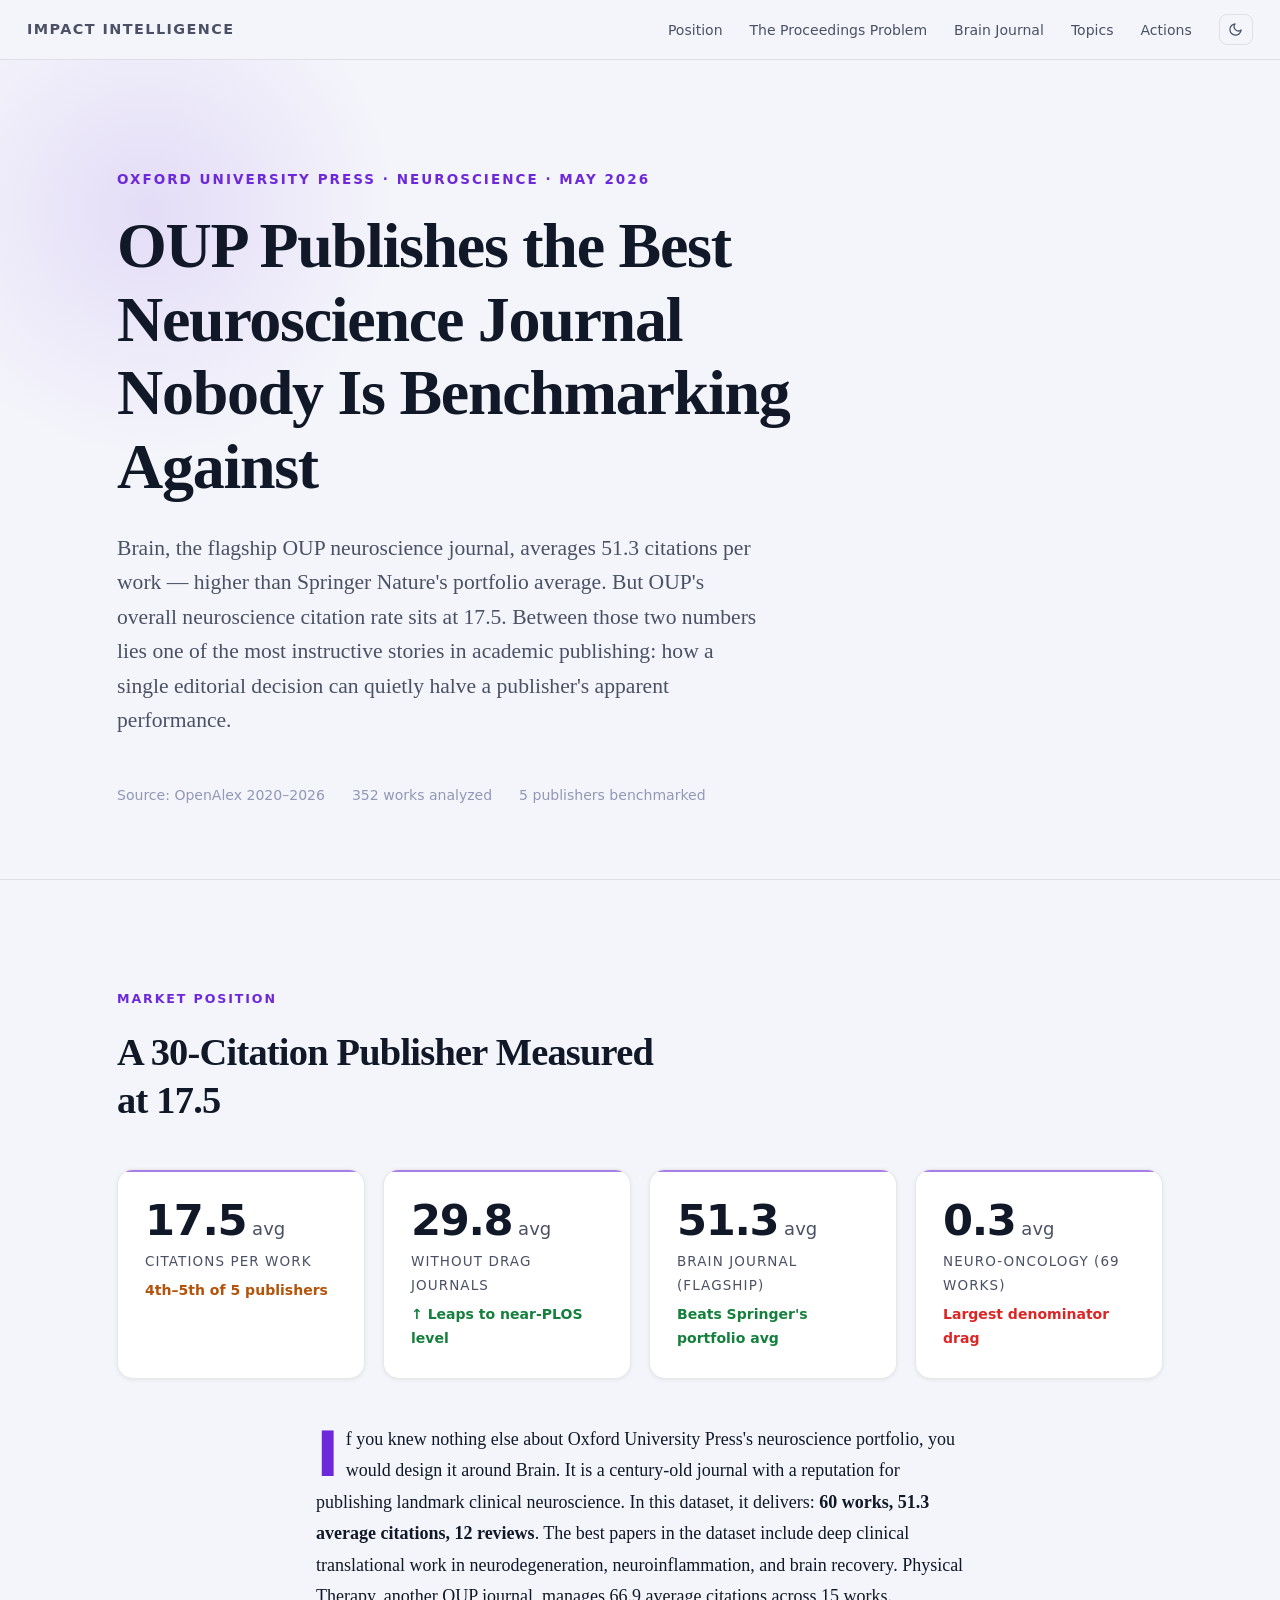
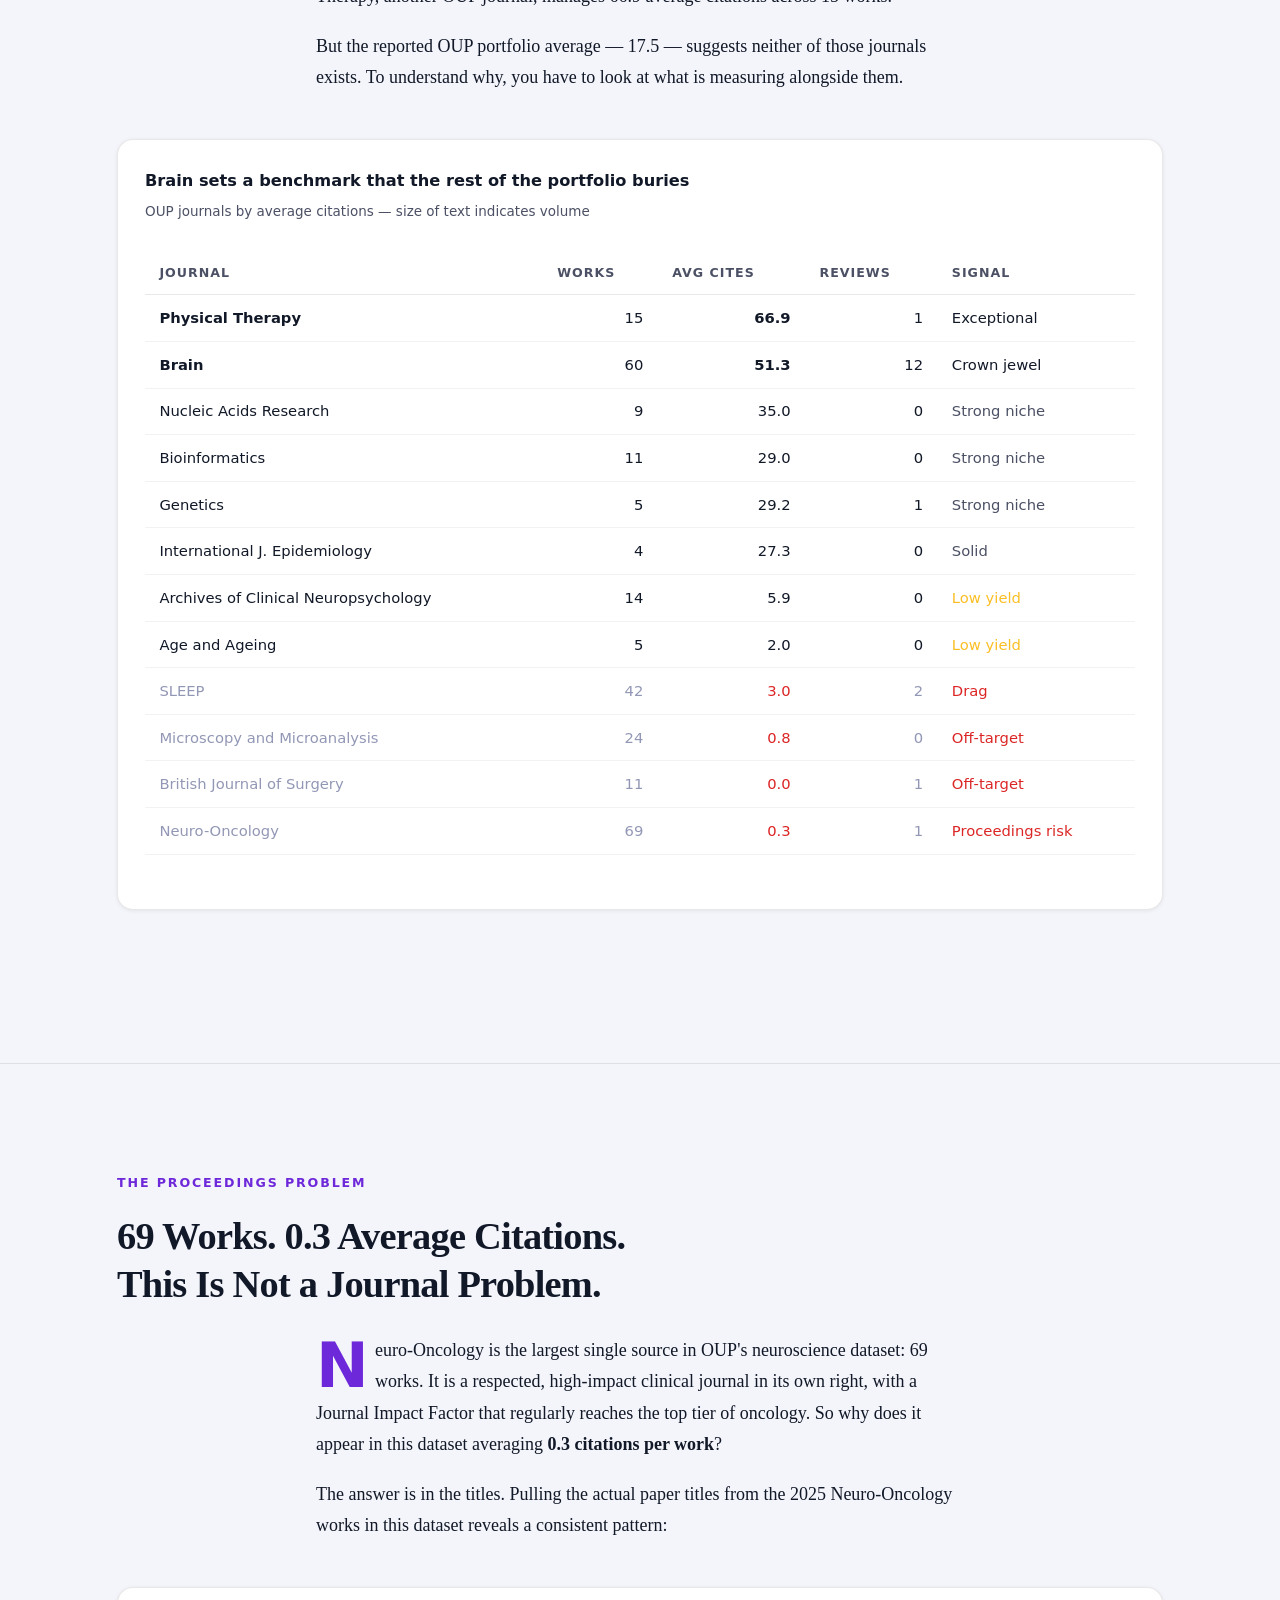
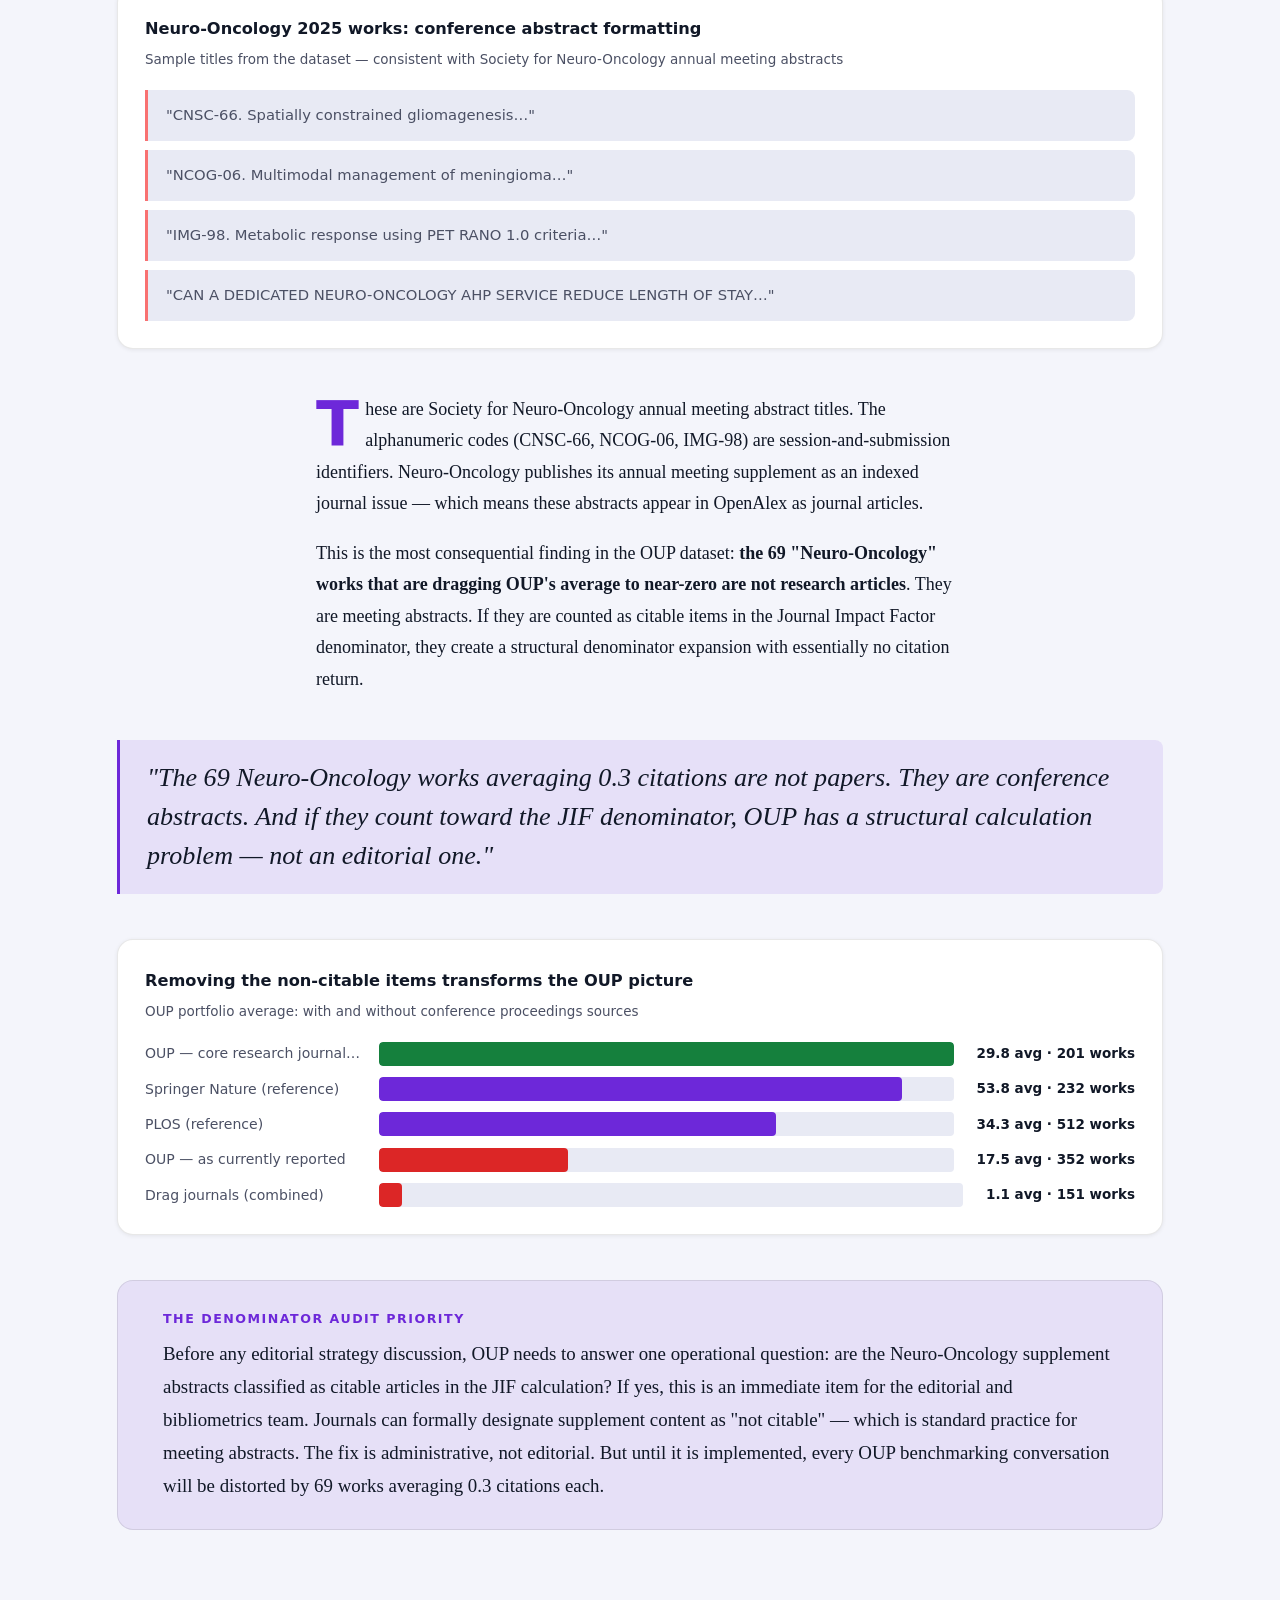
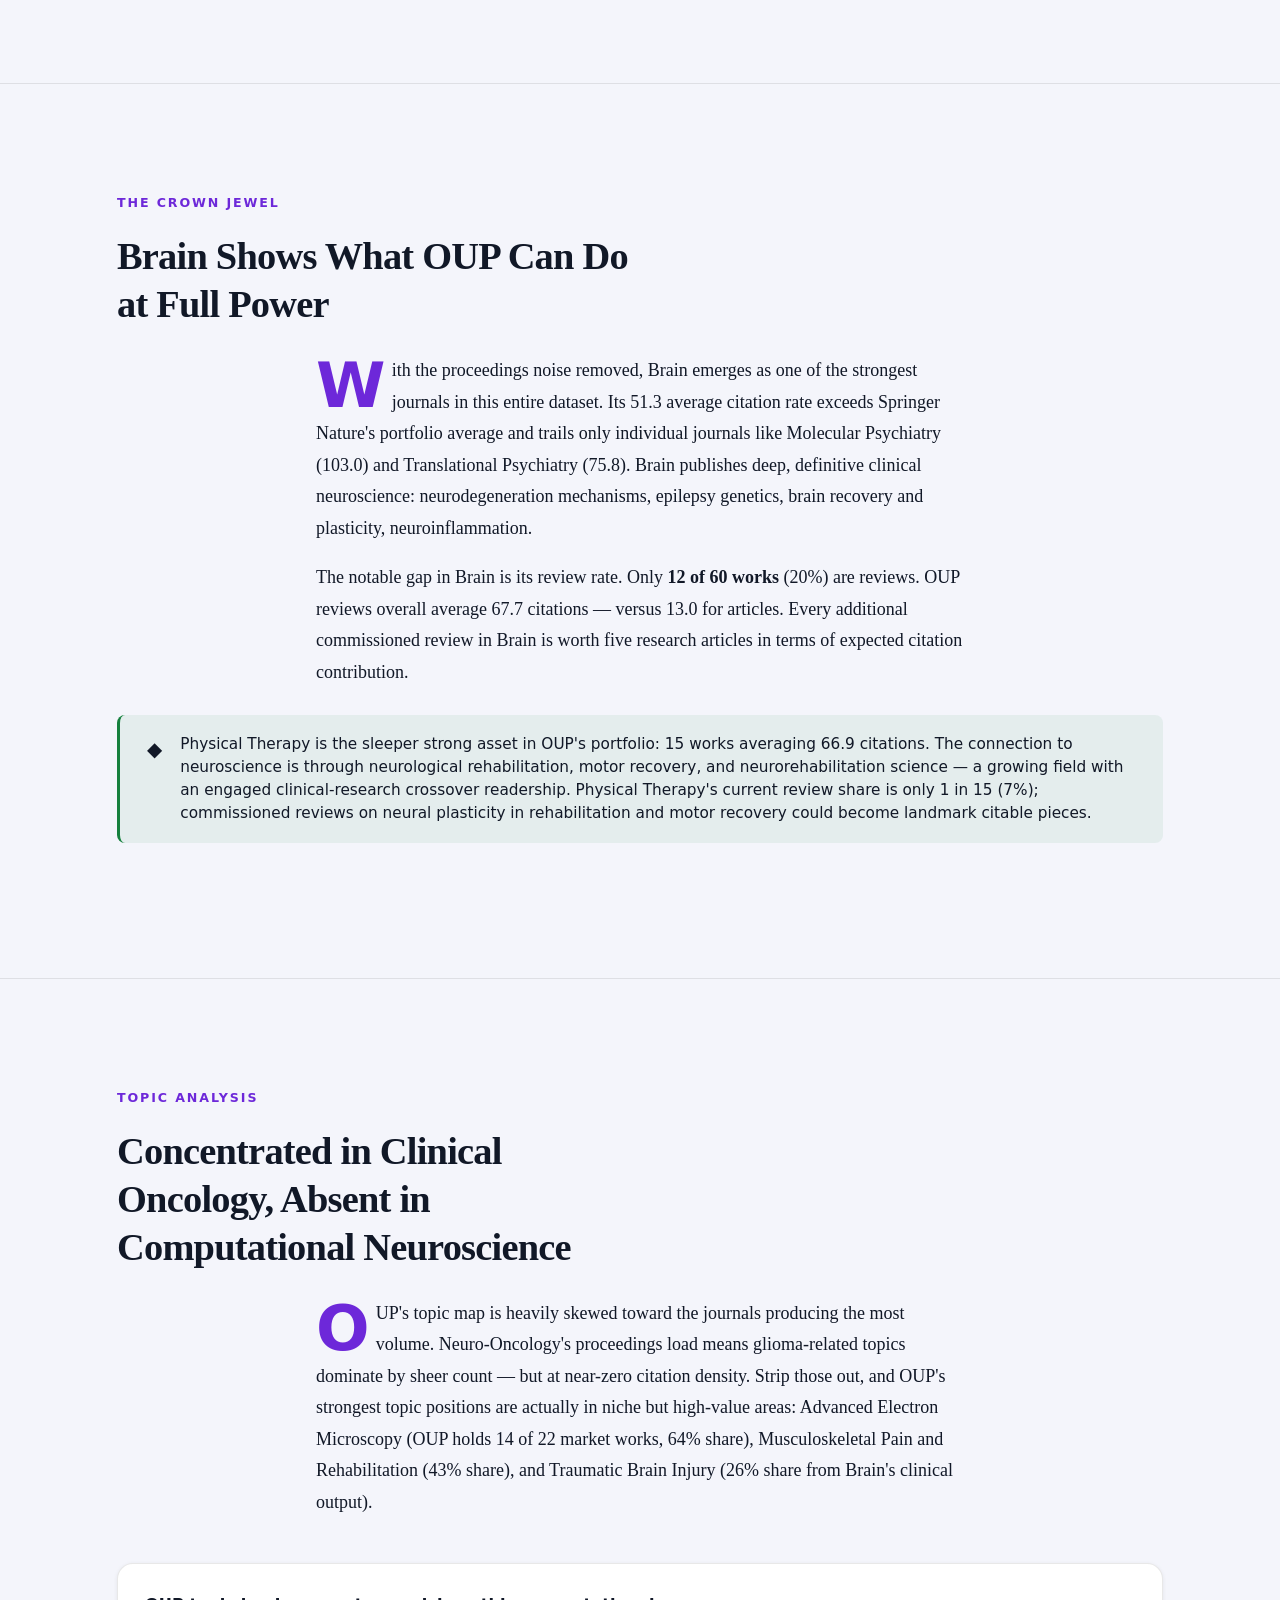
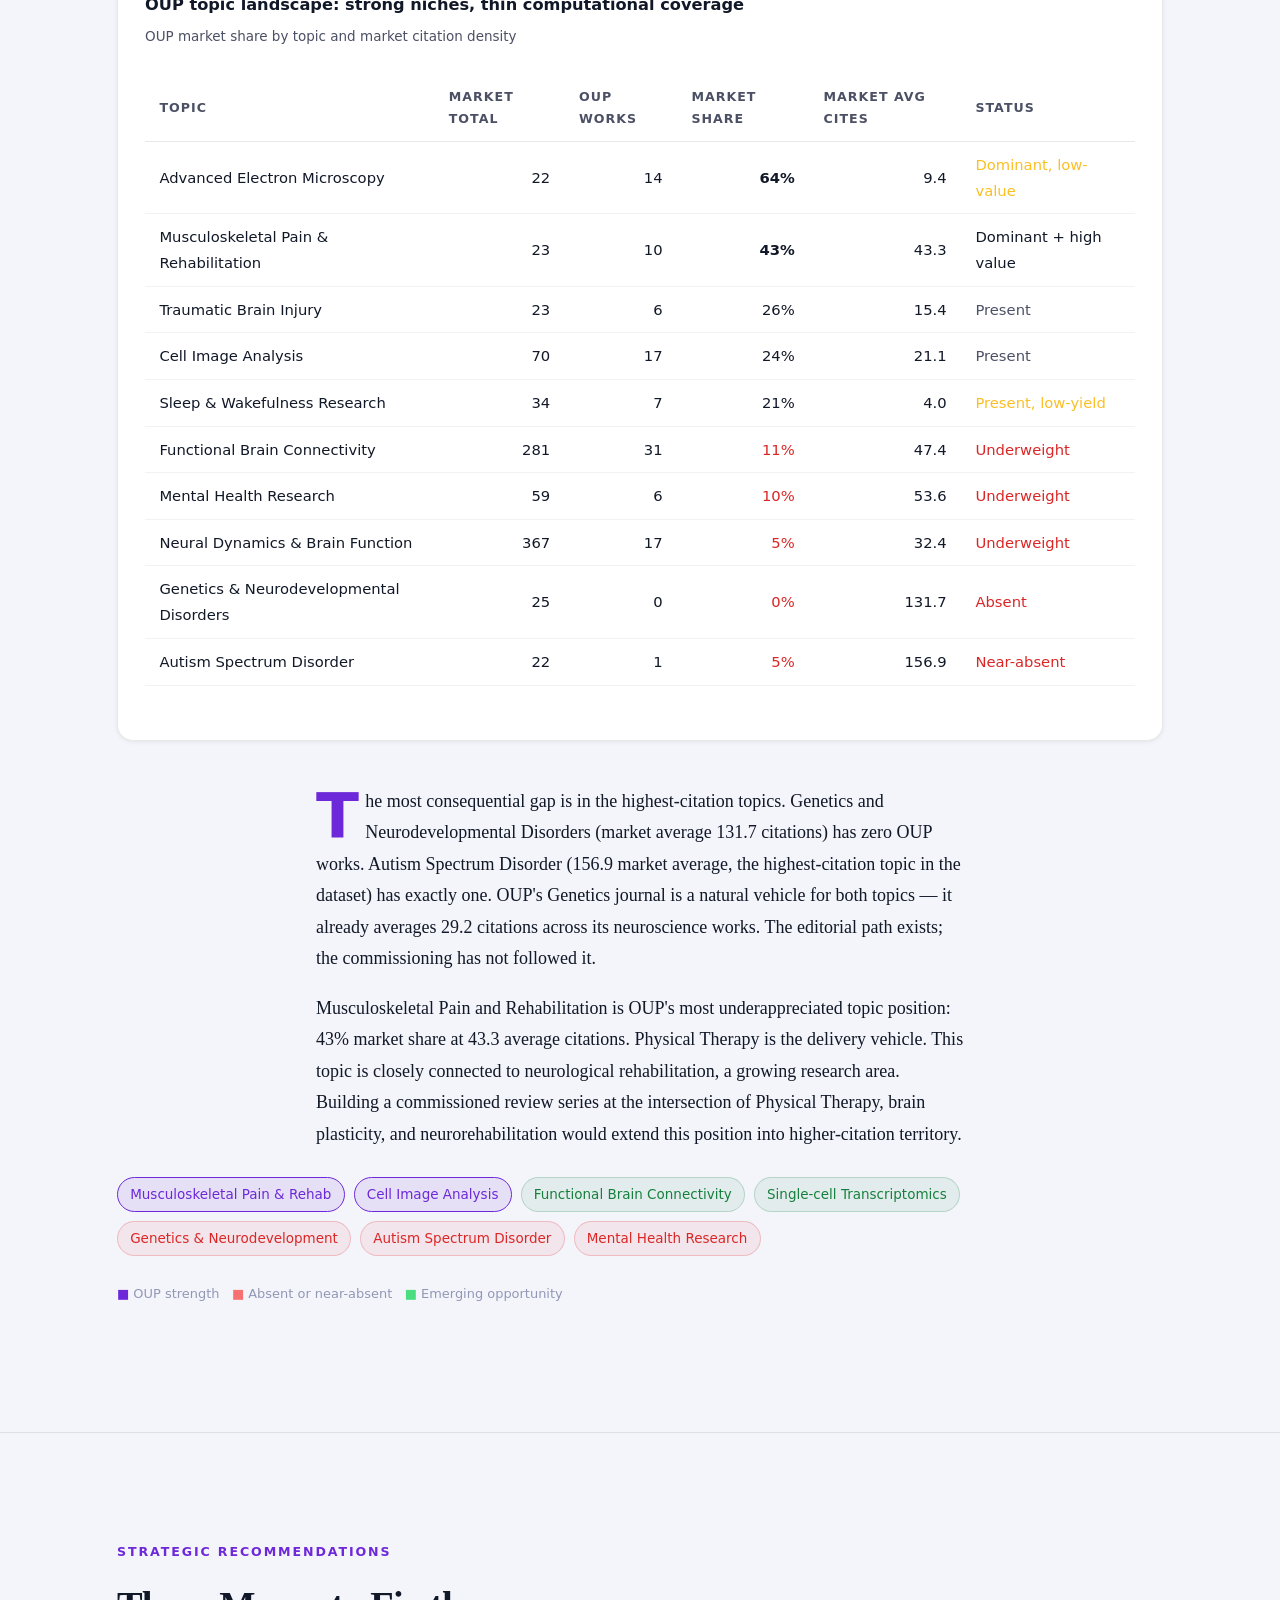
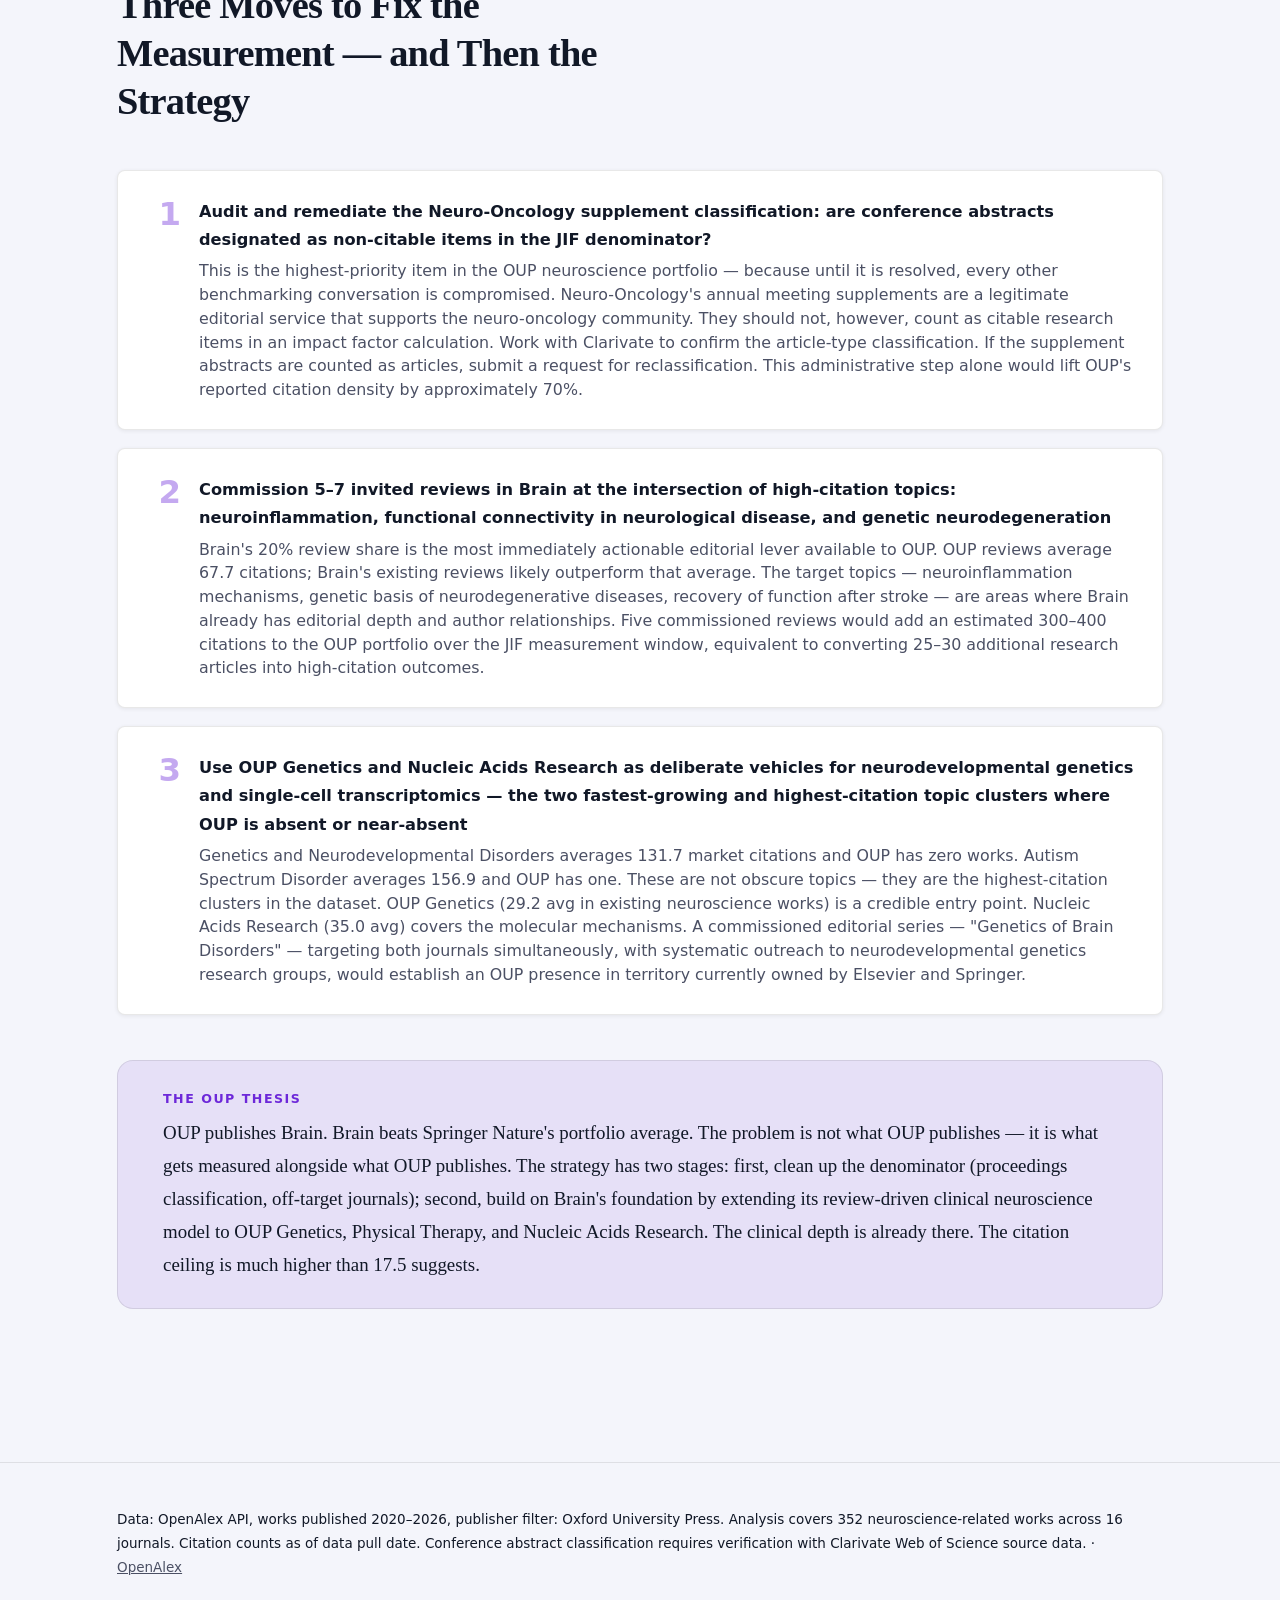
<file: docs/neuroscience-oup-2026-05.html>
<!DOCTYPE html>
<html lang="en">
<head>
<meta charset="UTF-8">
<meta name="viewport" content="width=device-width, initial-scale=1.0">
<title>Oxford University Press · Neuroscience Impact Report · May 2026</title>
<script>document.documentElement.dataset.theme=localStorage.getItem("ii-theme")||(matchMedia("(prefers-color-scheme:dark)").matches?"dark":"light")</script>
<link rel="stylesheet" href="style.css">
<script src="theme.js" defer></script>

<style>
  :root {
    --accent: #a78bfa;
    --accent-muted: rgba(167,139,250,0.08);
    --accent-glow: rgba(167,139,250,0.2);
    --accent-light: #6d28d9;
    --accent-muted-light: rgba(109,40,217,0.1);
    --accent-glow-light: rgba(109,40,217,0.12);
  }
</style>
</head>
<body>

<nav class="nav">
  <a class="nav-brand" href="index.html">Impact Intelligence</a>
  <ul class="nav-links">
    <li><a href="#position">Position</a></li>
    <li><a href="#neuro-onc">The Proceedings Problem</a></li>
    <li><a href="#brain-journal">Brain Journal</a></li>
    <li><a href="#topics">Topics</a></li>
    <li><a href="#actions">Actions</a></li>
  </ul>
</nav>

<section class="hero">
  <div class="container">
    <p class="hero-kicker fade-up">Oxford University Press · Neuroscience · May 2026</p>
    <h1 class="hero-title fade-up-2">OUP Publishes the Best Neuroscience Journal Nobody Is Benchmarking Against</h1>
    <p class="hero-deck fade-up-3">Brain, the flagship OUP neuroscience journal, averages 51.3 citations per work — higher than Springer Nature's portfolio average. But OUP's overall neuroscience citation rate sits at 17.5. Between those two numbers lies one of the most instructive stories in academic publishing: how a single editorial decision can quietly halve a publisher's apparent performance.</p>
    <div class="hero-meta fade-up-3">
      <span>Source: OpenAlex 2020–2026</span>
      <span>352 works analyzed</span>
      <span>5 publishers benchmarked</span>
    </div>
  </div>
</section>

<section id="position">
  <div class="container">
    <p class="section-label">Market Position</p>
    <h2 class="section-title">A 30-Citation Publisher Measured at 17.5</h2>

    <div class="stat-row fade-up">
      <div class="stat-card">
        <div class="stat-value">17.5<span class="stat-unit"> avg</span></div>
        <div class="stat-label">Citations per work</div>
        <div class="stat-delta warn">4th–5th of 5 publishers</div>
      </div>
      <div class="stat-card">
        <div class="stat-value">29.8<span class="stat-unit"> avg</span></div>
        <div class="stat-label">Without drag journals</div>
        <div class="stat-delta up">↑ Leaps to near-PLOS level</div>
      </div>
      <div class="stat-card">
        <div class="stat-value">51.3<span class="stat-unit"> avg</span></div>
        <div class="stat-label">Brain journal (flagship)</div>
        <div class="stat-delta up">Beats Springer's portfolio avg</div>
      </div>
      <div class="stat-card">
        <div class="stat-value">0.3<span class="stat-unit"> avg</span></div>
        <div class="stat-label">Neuro-Oncology (69 works)</div>
        <div class="stat-delta down">Largest denominator drag</div>
      </div>
    </div>

    <div class="prose">
      <p>If you knew nothing else about Oxford University Press's neuroscience portfolio, you would design it around Brain. It is a century-old journal with a reputation for publishing landmark clinical neuroscience. In this dataset, it delivers: <strong>60 works, 51.3 average citations, 12 reviews</strong>. The best papers in the dataset include deep clinical translational work in neurodegeneration, neuroinflammation, and brain recovery. Physical Therapy, another OUP journal, manages 66.9 average citations across 15 works.</p>
      <p>But the reported OUP portfolio average — 17.5 — suggests neither of those journals exists. To understand why, you have to look at what is measuring alongside them.</p>
    </div>

    <div class="chart-wrap">
      <div class="chart-headline">Brain sets a benchmark that the rest of the portfolio buries</div>
      <div class="chart-subline">OUP journals by average citations — size of text indicates volume</div>
      <table class="data-table">
        <thead>
          <tr>
            <th>Journal</th>
            <th class="num">Works</th>
            <th class="num">Avg cites</th>
            <th class="num">Reviews</th>
            <th>Signal</th>
          </tr>
        </thead>
        <tbody>
          <tr class="highlight">
            <td><strong>Physical Therapy</strong></td>
            <td class="num">15</td>
            <td class="num accent-cell">66.9</td>
            <td class="num">1</td>
            <td class="good-cell">Exceptional</td>
          </tr>
          <tr class="highlight">
            <td><strong>Brain</strong></td>
            <td class="num">60</td>
            <td class="num accent-cell">51.3</td>
            <td class="num">12</td>
            <td class="good-cell">Crown jewel</td>
          </tr>
          <tr>
            <td>Nucleic Acids Research</td>
            <td class="num">9</td>
            <td class="num">35.0</td>
            <td class="num">0</td>
            <td style="color:var(--color-text-muted)">Strong niche</td>
          </tr>
          <tr>
            <td>Bioinformatics</td>
            <td class="num">11</td>
            <td class="num">29.0</td>
            <td class="num">0</td>
            <td style="color:var(--color-text-muted)">Strong niche</td>
          </tr>
          <tr>
            <td>Genetics</td>
            <td class="num">5</td>
            <td class="num">29.2</td>
            <td class="num">1</td>
            <td style="color:var(--color-text-muted)">Strong niche</td>
          </tr>
          <tr>
            <td>International J. Epidemiology</td>
            <td class="num">4</td>
            <td class="num">27.3</td>
            <td class="num">0</td>
            <td style="color:var(--color-text-muted)">Solid</td>
          </tr>
          <tr>
            <td>Archives of Clinical Neuropsychology</td>
            <td class="num">14</td>
            <td class="num">5.9</td>
            <td class="num">0</td>
            <td style="color:#fbbf24">Low yield</td>
          </tr>
          <tr>
            <td>Age and Ageing</td>
            <td class="num">5</td>
            <td class="num">2.0</td>
            <td class="num">0</td>
            <td style="color:#fbbf24">Low yield</td>
          </tr>
          <tr class="dimmed">
            <td>SLEEP</td>
            <td class="num">42</td>
            <td class="num warn-cell">3.0</td>
            <td class="num">2</td>
            <td class="warn-cell">Drag</td>
          </tr>
          <tr class="dimmed">
            <td>Microscopy and Microanalysis</td>
            <td class="num">24</td>
            <td class="num warn-cell">0.8</td>
            <td class="num">0</td>
            <td class="warn-cell">Off-target</td>
          </tr>
          <tr class="dimmed">
            <td>British Journal of Surgery</td>
            <td class="num">11</td>
            <td class="num warn-cell">0.0</td>
            <td class="num">1</td>
            <td class="warn-cell">Off-target</td>
          </tr>
          <tr class="dimmed">
            <td>Neuro-Oncology</td>
            <td class="num">69</td>
            <td class="num warn-cell">0.3</td>
            <td class="num">1</td>
            <td class="warn-cell">Proceedings risk</td>
          </tr>
        </tbody>
      </table>
    </div>
  </div>
</section>

<section id="neuro-onc">
  <div class="container">
    <p class="section-label">The Proceedings Problem</p>
    <h2 class="section-title">69 Works. 0.3 Average Citations. This Is Not a Journal Problem.</h2>

    <div class="prose">
      <p>Neuro-Oncology is the largest single source in OUP's neuroscience dataset: 69 works. It is a respected, high-impact clinical journal in its own right, with a Journal Impact Factor that regularly reaches the top tier of oncology. So why does it appear in this dataset averaging <strong>0.3 citations per work</strong>?</p>
      <p>The answer is in the titles. Pulling the actual paper titles from the 2025 Neuro-Oncology works in this dataset reveals a consistent pattern:</p>
    </div>

    <div class="chart-wrap">
      <div class="chart-headline">Neuro-Oncology 2025 works: conference abstract formatting</div>
      <div class="chart-subline">Sample titles from the dataset — consistent with Society for Neuro-Oncology annual meeting abstracts</div>
      <div style="display:flex;flex-direction:column;gap:0.5rem;margin-top:0.5rem">
        <div style="background:var(--color-surface-2);border-left:3px solid #f87171;padding:0.7rem 1rem;border-radius:0 var(--radius) var(--radius) 0;font-family:var(--font-ui);font-size:0.82rem;color:var(--color-text-muted);">
          "CNSC-66. Spatially constrained gliomagenesis…"
        </div>
        <div style="background:var(--color-surface-2);border-left:3px solid #f87171;padding:0.7rem 1rem;border-radius:0 var(--radius) var(--radius) 0;font-family:var(--font-ui);font-size:0.82rem;color:var(--color-text-muted);">
          "NCOG-06. Multimodal management of meningioma…"
        </div>
        <div style="background:var(--color-surface-2);border-left:3px solid #f87171;padding:0.7rem 1rem;border-radius:0 var(--radius) var(--radius) 0;font-family:var(--font-ui);font-size:0.82rem;color:var(--color-text-muted);">
          "IMG-98. Metabolic response using PET RANO 1.0 criteria…"
        </div>
        <div style="background:var(--color-surface-2);border-left:3px solid #f87171;padding:0.7rem 1rem;border-radius:0 var(--radius) var(--radius) 0;font-family:var(--font-ui);font-size:0.82rem;color:var(--color-text-muted);">
          "CAN A DEDICATED NEURO-ONCOLOGY AHP SERVICE REDUCE LENGTH OF STAY…"
        </div>
      </div>
    </div>

    <div class="prose">
      <p>These are Society for Neuro-Oncology annual meeting abstract titles. The alphanumeric codes (CNSC-66, NCOG-06, IMG-98) are session-and-submission identifiers. Neuro-Oncology publishes its annual meeting supplement as an indexed journal issue — which means these abstracts appear in OpenAlex as journal articles.</p>
      <p>This is the most consequential finding in the OUP dataset: <strong>the 69 "Neuro-Oncology" works that are dragging OUP's average to near-zero are not research articles</strong>. They are meeting abstracts. If they are counted as citable items in the Journal Impact Factor denominator, they create a structural denominator expansion with essentially no citation return.</p>
    </div>

    <div class="pull-quote">"The 69 Neuro-Oncology works averaging 0.3 citations are not papers. They are conference abstracts. And if they count toward the JIF denominator, OUP has a structural calculation problem — not an editorial one."</div>

    <div class="chart-wrap">
      <div class="chart-headline">Removing the non-citable items transforms the OUP picture</div>
      <div class="chart-subline">OUP portfolio average: with and without conference proceedings sources</div>
      <div class="bar-chart">
        <div class="bar-row">
          <div class="bar-label">OUP — core research journals only</div>
          <div class="bar-track"><div class="bar-fill good" style="width:100%"></div></div>
          <div class="bar-value">29.8 avg · 201 works</div>
        </div>
        <div class="bar-row">
          <div class="bar-label">Springer Nature (reference)</div>
          <div class="bar-track"><div class="bar-fill" style="width:91%"></div></div>
          <div class="bar-value">53.8 avg · 232 works</div>
        </div>
        <div class="bar-row">
          <div class="bar-label">PLOS (reference)</div>
          <div class="bar-track"><div class="bar-fill" style="width:69%"></div></div>
          <div class="bar-value">34.3 avg · 512 works</div>
        </div>
        <div class="bar-row">
          <div class="bar-label">OUP — as currently reported</div>
          <div class="bar-track"><div class="bar-fill warn" style="width:33%"></div></div>
          <div class="bar-value">17.5 avg · 352 works</div>
        </div>
        <div class="bar-row">
          <div class="bar-label">Drag journals (combined)</div>
          <div class="bar-track"><div class="bar-fill warn" style="width:4%"></div></div>
          <div class="bar-value">1.1 avg · 151 works</div>
        </div>
      </div>
    </div>

    <div class="insight-box">
      <div class="insight-box-title">The Denominator Audit Priority</div>
      <p>Before any editorial strategy discussion, OUP needs to answer one operational question: are the Neuro-Oncology supplement abstracts classified as citable articles in the JIF calculation? If yes, this is an immediate item for the editorial and bibliometrics team. Journals can formally designate supplement content as "not citable" — which is standard practice for meeting abstracts. The fix is administrative, not editorial. But until it is implemented, every OUP benchmarking conversation will be distorted by 69 works averaging 0.3 citations each.</p>
    </div>
  </div>
</section>

<section id="brain-journal">
  <div class="container">
    <p class="section-label">The Crown Jewel</p>
    <h2 class="section-title">Brain Shows What OUP Can Do at Full Power</h2>

    <div class="prose">
      <p>With the proceedings noise removed, Brain emerges as one of the strongest journals in this entire dataset. Its 51.3 average citation rate exceeds Springer Nature's portfolio average and trails only individual journals like Molecular Psychiatry (103.0) and Translational Psychiatry (75.8). Brain publishes deep, definitive clinical neuroscience: neurodegeneration mechanisms, epilepsy genetics, brain recovery and plasticity, neuroinflammation.</p>
      <p>The notable gap in Brain is its review rate. Only <strong>12 of 60 works</strong> (20%) are reviews. OUP reviews overall average 67.7 citations — versus 13.0 for articles. Every additional commissioned review in Brain is worth five research articles in terms of expected citation contribution.</p>
    </div>

    <div class="callout success">
      <span class="callout-icon">◆</span>
      <p>Physical Therapy is the sleeper strong asset in OUP's portfolio: 15 works averaging 66.9 citations. The connection to neuroscience is through neurological rehabilitation, motor recovery, and neurorehabilitation science — a growing field with an engaged clinical-research crossover readership. Physical Therapy's current review share is only 1 in 15 (7%); commissioned reviews on neural plasticity in rehabilitation and motor recovery could become landmark citable pieces.</p>
    </div>
  </div>
</section>

<section id="topics">
  <div class="container">
    <p class="section-label">Topic Analysis</p>
    <h2 class="section-title">Concentrated in Clinical Oncology, Absent in Computational Neuroscience</h2>

    <div class="prose">
      <p>OUP's topic map is heavily skewed toward the journals producing the most volume. Neuro-Oncology's proceedings load means glioma-related topics dominate by sheer count — but at near-zero citation density. Strip those out, and OUP's strongest topic positions are actually in niche but high-value areas: Advanced Electron Microscopy (OUP holds 14 of 22 market works, 64% share), Musculoskeletal Pain and Rehabilitation (43% share), and Traumatic Brain Injury (26% share from Brain's clinical output).</p>
    </div>

    <div class="chart-wrap">
      <div class="chart-headline">OUP topic landscape: strong niches, thin computational coverage</div>
      <div class="chart-subline">OUP market share by topic and market citation density</div>
      <table class="data-table">
        <thead>
          <tr>
            <th>Topic</th>
            <th class="num">Market total</th>
            <th class="num">OUP works</th>
            <th class="num">Market share</th>
            <th class="num">Market avg cites</th>
            <th>Status</th>
          </tr>
        </thead>
        <tbody>
          <tr class="highlight">
            <td>Advanced Electron Microscopy</td>
            <td class="num">22</td>
            <td class="num">14</td>
            <td class="num accent-cell">64%</td>
            <td class="num">9.4</td>
            <td style="color:#fbbf24">Dominant, low-value</td>
          </tr>
          <tr class="highlight">
            <td>Musculoskeletal Pain &amp; Rehabilitation</td>
            <td class="num">23</td>
            <td class="num">10</td>
            <td class="num accent-cell">43%</td>
            <td class="num">43.3</td>
            <td class="good-cell">Dominant + high value</td>
          </tr>
          <tr>
            <td>Traumatic Brain Injury</td>
            <td class="num">23</td>
            <td class="num">6</td>
            <td class="num">26%</td>
            <td class="num">15.4</td>
            <td style="color:var(--color-text-muted)">Present</td>
          </tr>
          <tr>
            <td>Cell Image Analysis</td>
            <td class="num">70</td>
            <td class="num">17</td>
            <td class="num">24%</td>
            <td class="num">21.1</td>
            <td style="color:var(--color-text-muted)">Present</td>
          </tr>
          <tr>
            <td>Sleep &amp; Wakefulness Research</td>
            <td class="num">34</td>
            <td class="num">7</td>
            <td class="num">21%</td>
            <td class="num">4.0</td>
            <td style="color:#fbbf24">Present, low-yield</td>
          </tr>
          <tr>
            <td>Functional Brain Connectivity</td>
            <td class="num">281</td>
            <td class="num">31</td>
            <td class="num warn-cell">11%</td>
            <td class="num">47.4</td>
            <td class="warn-cell">Underweight</td>
          </tr>
          <tr>
            <td>Mental Health Research</td>
            <td class="num">59</td>
            <td class="num">6</td>
            <td class="num warn-cell">10%</td>
            <td class="num">53.6</td>
            <td class="warn-cell">Underweight</td>
          </tr>
          <tr>
            <td>Neural Dynamics &amp; Brain Function</td>
            <td class="num">367</td>
            <td class="num">17</td>
            <td class="num warn-cell">5%</td>
            <td class="num">32.4</td>
            <td class="warn-cell">Underweight</td>
          </tr>
          <tr>
            <td>Genetics &amp; Neurodevelopmental Disorders</td>
            <td class="num">25</td>
            <td class="num">0</td>
            <td class="num warn-cell">0%</td>
            <td class="num">131.7</td>
            <td class="warn-cell">Absent</td>
          </tr>
          <tr>
            <td>Autism Spectrum Disorder</td>
            <td class="num">22</td>
            <td class="num">1</td>
            <td class="num warn-cell">5%</td>
            <td class="num">156.9</td>
            <td class="warn-cell">Near-absent</td>
          </tr>
        </tbody>
      </table>
    </div>

    <div class="prose">
      <p>The most consequential gap is in the highest-citation topics. Genetics and Neurodevelopmental Disorders (market average 131.7 citations) has zero OUP works. Autism Spectrum Disorder (156.9 market average, the highest-citation topic in the dataset) has exactly one. OUP's Genetics journal is a natural vehicle for both topics — it already averages 29.2 citations across its neuroscience works. The editorial path exists; the commissioning has not followed it.</p>
      <p>Musculoskeletal Pain and Rehabilitation is OUP's most underappreciated topic position: 43% market share at 43.3 average citations. Physical Therapy is the delivery vehicle. This topic is closely connected to neurological rehabilitation, a growing research area. Building a commissioned review series at the intersection of Physical Therapy, brain plasticity, and neurorehabilitation would extend this position into higher-citation territory.</p>
    </div>

    <div class="bubble-grid">
      <div class="topic-bubble owned">Musculoskeletal Pain &amp; Rehab <span class="tip">OUP: 43% share · 43.3 mkt avg cites — via Physical Therapy</span></div>
      <div class="topic-bubble owned">Cell Image Analysis <span class="tip">OUP: 24% share — Microscopy &amp; Microanalysis</span></div>
      <div class="topic-bubble opportunity">Functional Brain Connectivity <span class="tip">47.4 mkt avg cites · OUP only 11% · high growth topic</span></div>
      <div class="topic-bubble opportunity">Single-cell Transcriptomics <span class="tip">4× market growth · Nucleic Acids Research is the OUP vehicle</span></div>
      <div class="topic-bubble missing">Genetics &amp; Neurodevelopment <span class="tip">0 OUP works · 131.7 mkt avg cites — OUP Genetics journal exists</span></div>
      <div class="topic-bubble missing">Autism Spectrum Disorder <span class="tip">1 OUP work · 156.9 mkt avg cites — highest-citation topic</span></div>
      <div class="topic-bubble missing">Mental Health Research <span class="tip">6/59 works · 53.6 mkt avg cites — major gap</span></div>
    </div>
    <p style="font-family:var(--font-ui);font-size:0.72rem;color:var(--color-text-dim);margin-top:0.5rem">
      <span style="color:var(--accent)">■</span> OUP strength &nbsp;
      <span style="color:#f87171">■</span> Absent or near-absent &nbsp;
      <span style="color:#4ade80">■</span> Emerging opportunity
    </p>
  </div>
</section>

<section id="actions">
  <div class="container">
    <p class="section-label">Strategic Recommendations</p>
    <h2 class="section-title">Three Moves to Fix the Measurement — and Then the Strategy</h2>

    <ul class="action-list">
      <li class="action-item">
        <div class="action-num">1</div>
        <div class="action-text">
          <strong>Audit and remediate the Neuro-Oncology supplement classification: are conference abstracts designated as non-citable items in the JIF denominator?</strong>
          <p>This is the highest-priority item in the OUP neuroscience portfolio — because until it is resolved, every other benchmarking conversation is compromised. Neuro-Oncology's annual meeting supplements are a legitimate editorial service that supports the neuro-oncology community. They should not, however, count as citable research items in an impact factor calculation. Work with Clarivate to confirm the article-type classification. If the supplement abstracts are counted as articles, submit a request for reclassification. This administrative step alone would lift OUP's reported citation density by approximately 70%.</p>
        </div>
      </li>
      <li class="action-item">
        <div class="action-num">2</div>
        <div class="action-text">
          <strong>Commission 5–7 invited reviews in Brain at the intersection of high-citation topics: neuroinflammation, functional connectivity in neurological disease, and genetic neurodegeneration</strong>
          <p>Brain's 20% review share is the most immediately actionable editorial lever available to OUP. OUP reviews average 67.7 citations; Brain's existing reviews likely outperform that average. The target topics — neuroinflammation mechanisms, genetic basis of neurodegenerative diseases, recovery of function after stroke — are areas where Brain already has editorial depth and author relationships. Five commissioned reviews would add an estimated 300–400 citations to the OUP portfolio over the JIF measurement window, equivalent to converting 25–30 additional research articles into high-citation outcomes.</p>
        </div>
      </li>
      <li class="action-item">
        <div class="action-num">3</div>
        <div class="action-text">
          <strong>Use OUP Genetics and Nucleic Acids Research as deliberate vehicles for neurodevelopmental genetics and single-cell transcriptomics — the two fastest-growing and highest-citation topic clusters where OUP is absent or near-absent</strong>
          <p>Genetics and Neurodevelopmental Disorders averages 131.7 market citations and OUP has zero works. Autism Spectrum Disorder averages 156.9 and OUP has one. These are not obscure topics — they are the highest-citation clusters in the dataset. OUP Genetics (29.2 avg in existing neuroscience works) is a credible entry point. Nucleic Acids Research (35.0 avg) covers the molecular mechanisms. A commissioned editorial series — "Genetics of Brain Disorders" — targeting both journals simultaneously, with systematic outreach to neurodevelopmental genetics research groups, would establish an OUP presence in territory currently owned by Elsevier and Springer.</p>
        </div>
      </li>
    </ul>

    <div class="insight-box" style="margin-top:var(--space-lg)">
      <div class="insight-box-title">The OUP Thesis</div>
      <p>OUP publishes Brain. Brain beats Springer Nature's portfolio average. The problem is not what OUP publishes — it is what gets measured alongside what OUP publishes. The strategy has two stages: first, clean up the denominator (proceedings classification, off-target journals); second, build on Brain's foundation by extending its review-driven clinical neuroscience model to OUP Genetics, Physical Therapy, and Nucleic Acids Research. The clinical depth is already there. The citation ceiling is much higher than 17.5 suggests.</p>
    </div>
  </div>
</section>

<footer class="report-footer">
  <div class="container">
    <p>Data: OpenAlex API, works published 2020–2026, publisher filter: Oxford University Press. Analysis covers 352 neuroscience-related works across 16 journals. Citation counts as of data pull date. Conference abstract classification requires verification with Clarivate Web of Science source data. · <a href="https://openalex.org">OpenAlex</a></p>
  </div>
</footer>

</body>
</html>
</file>
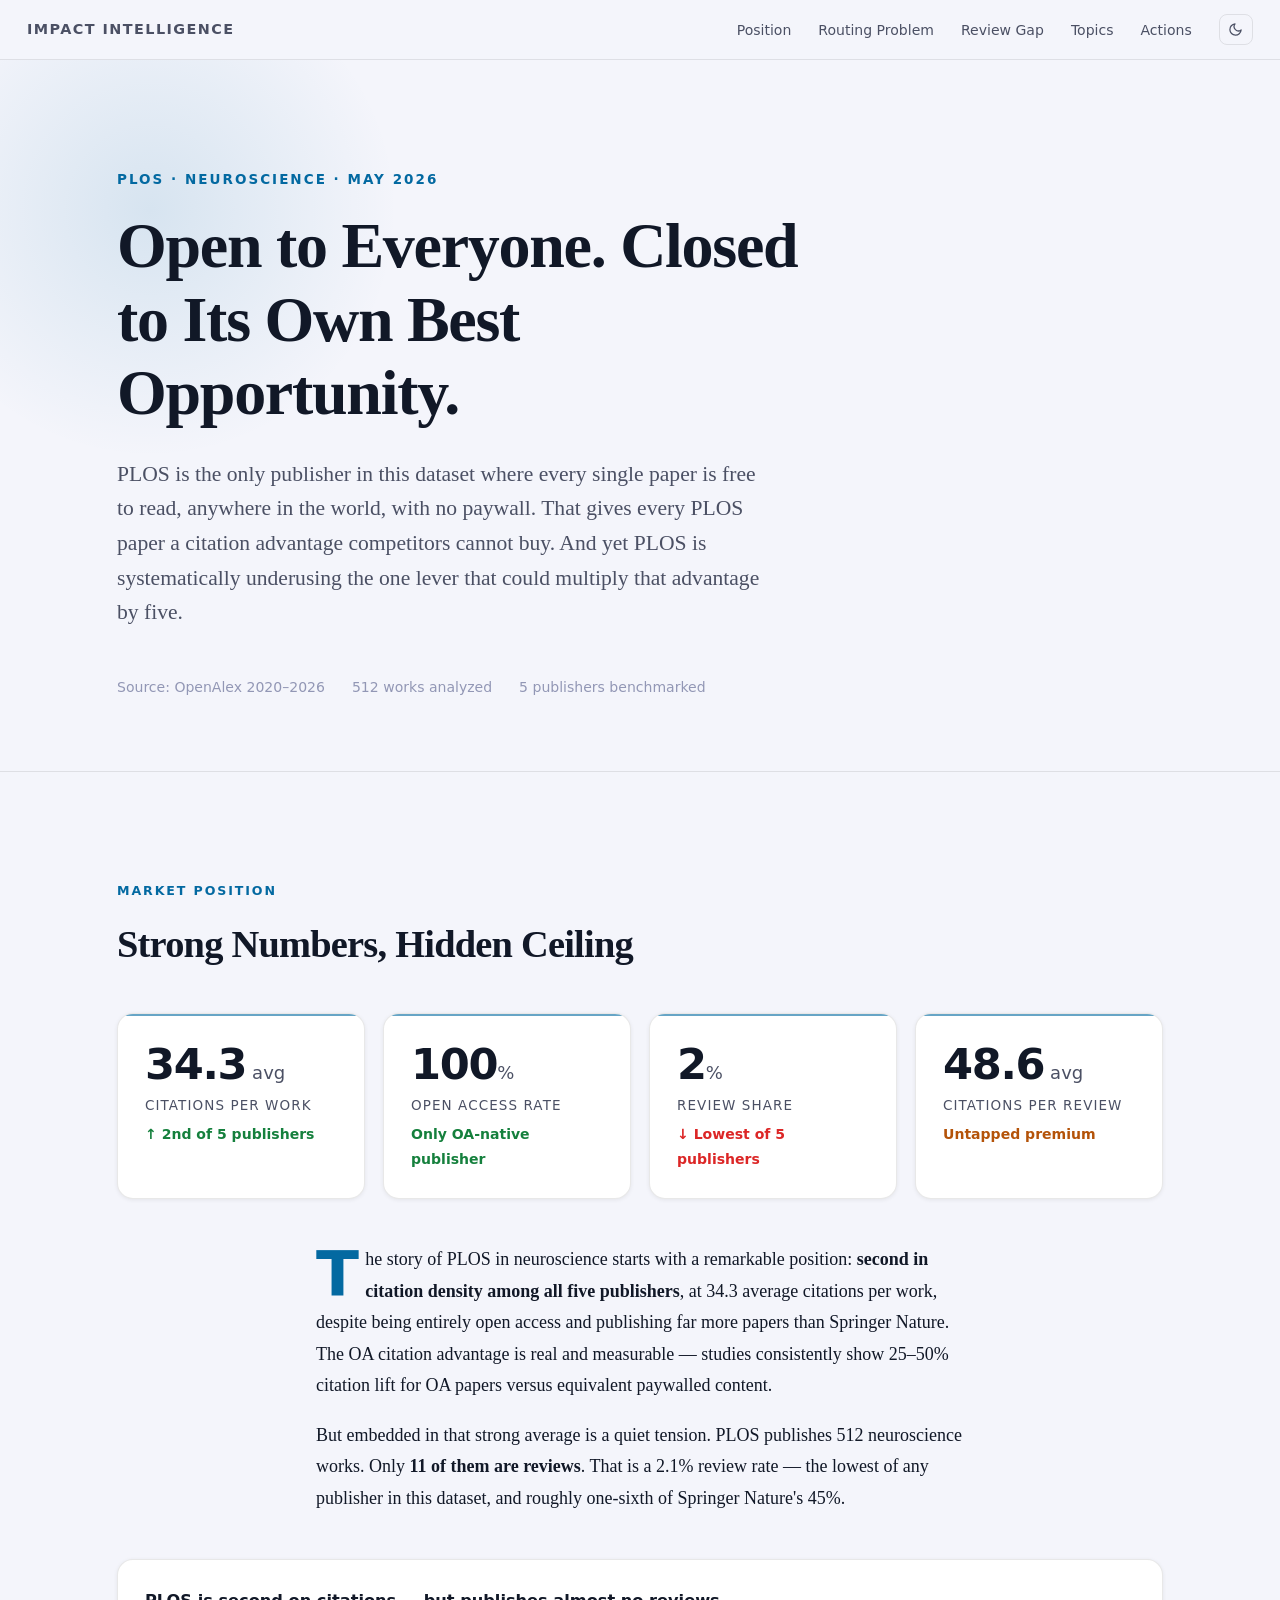
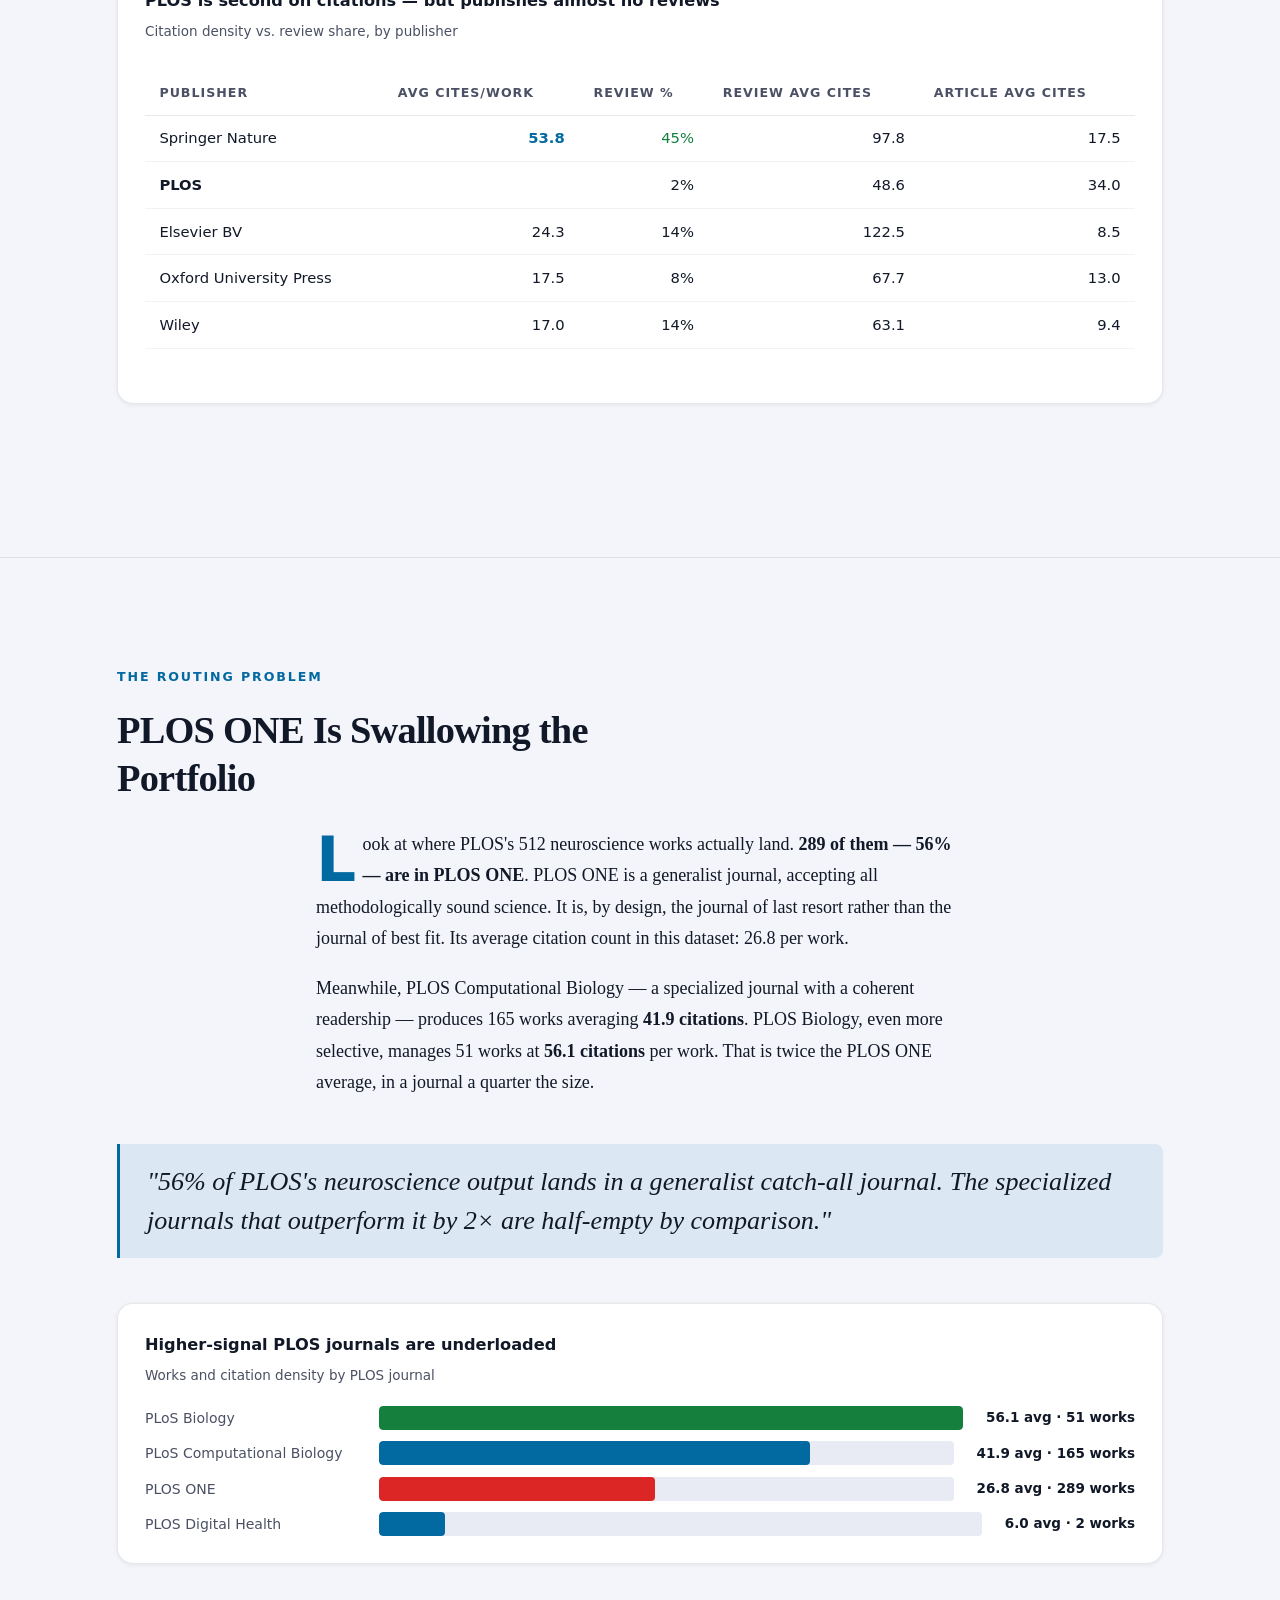
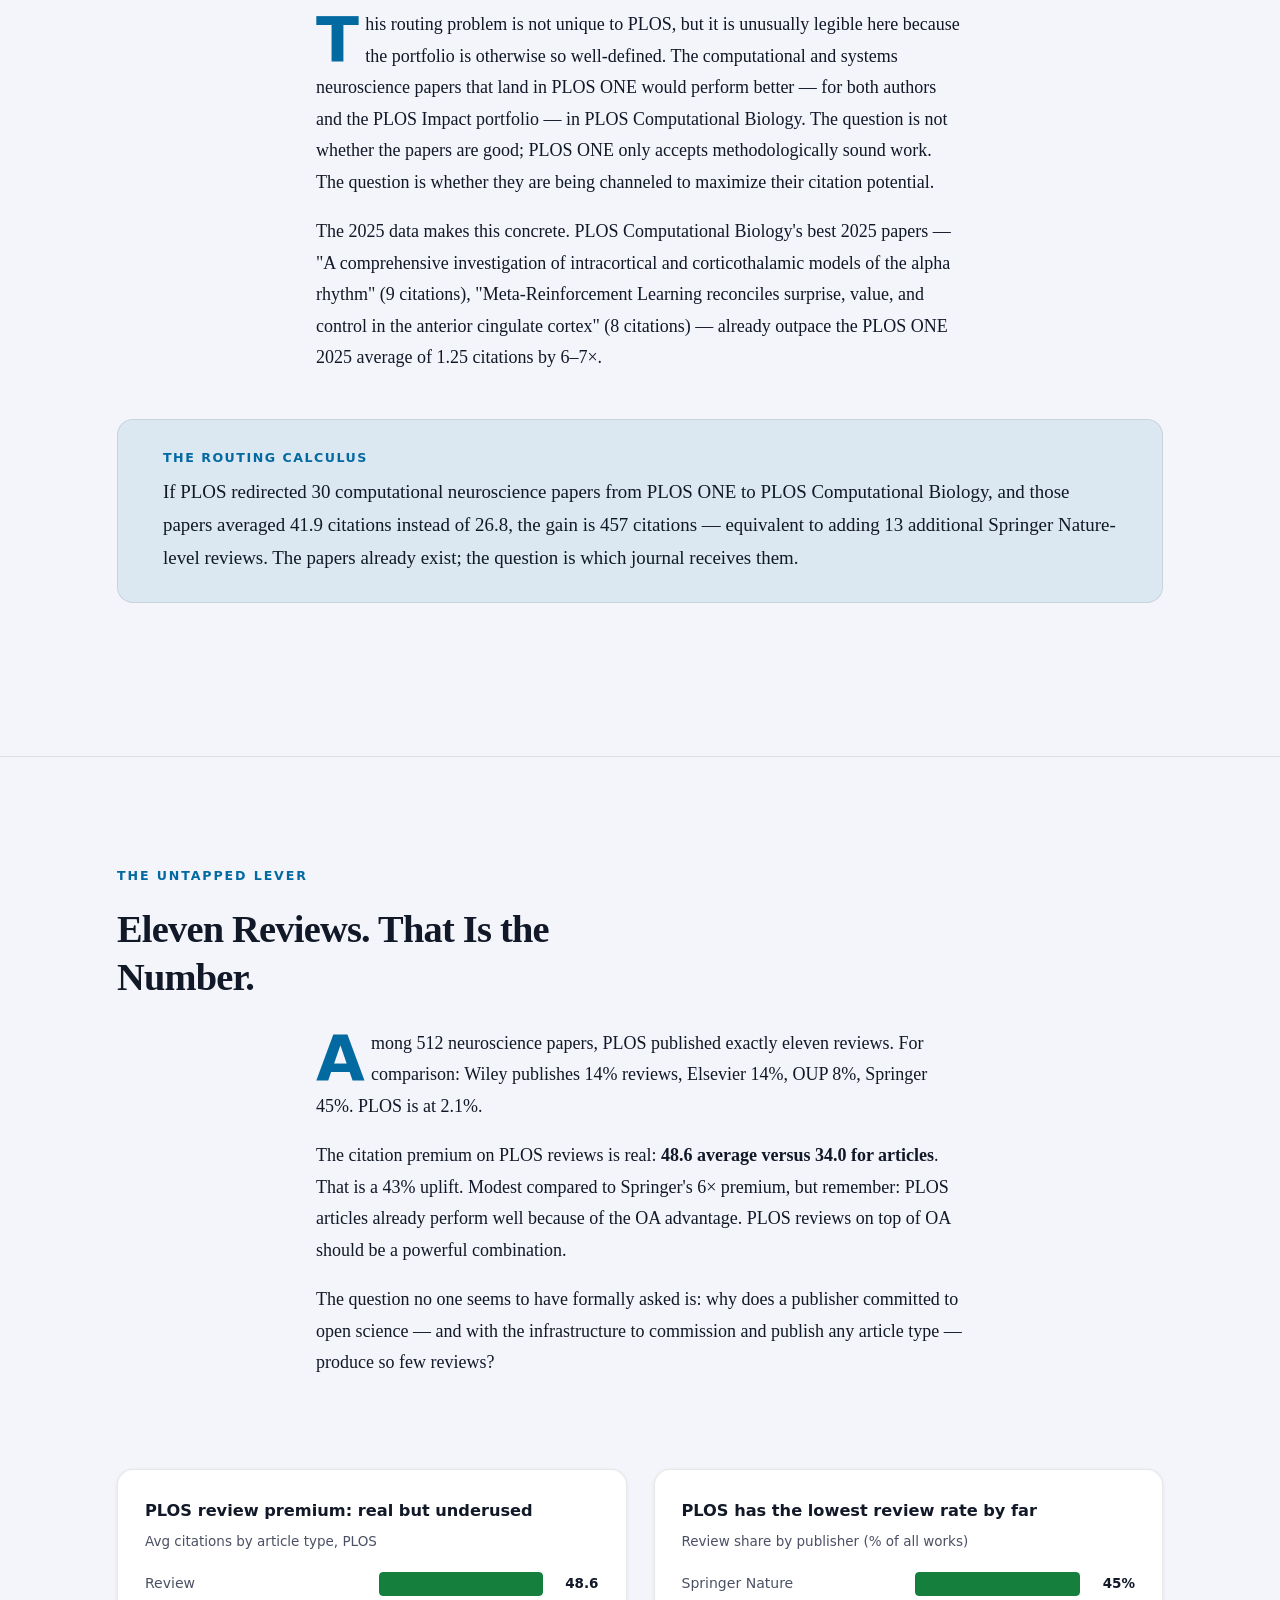
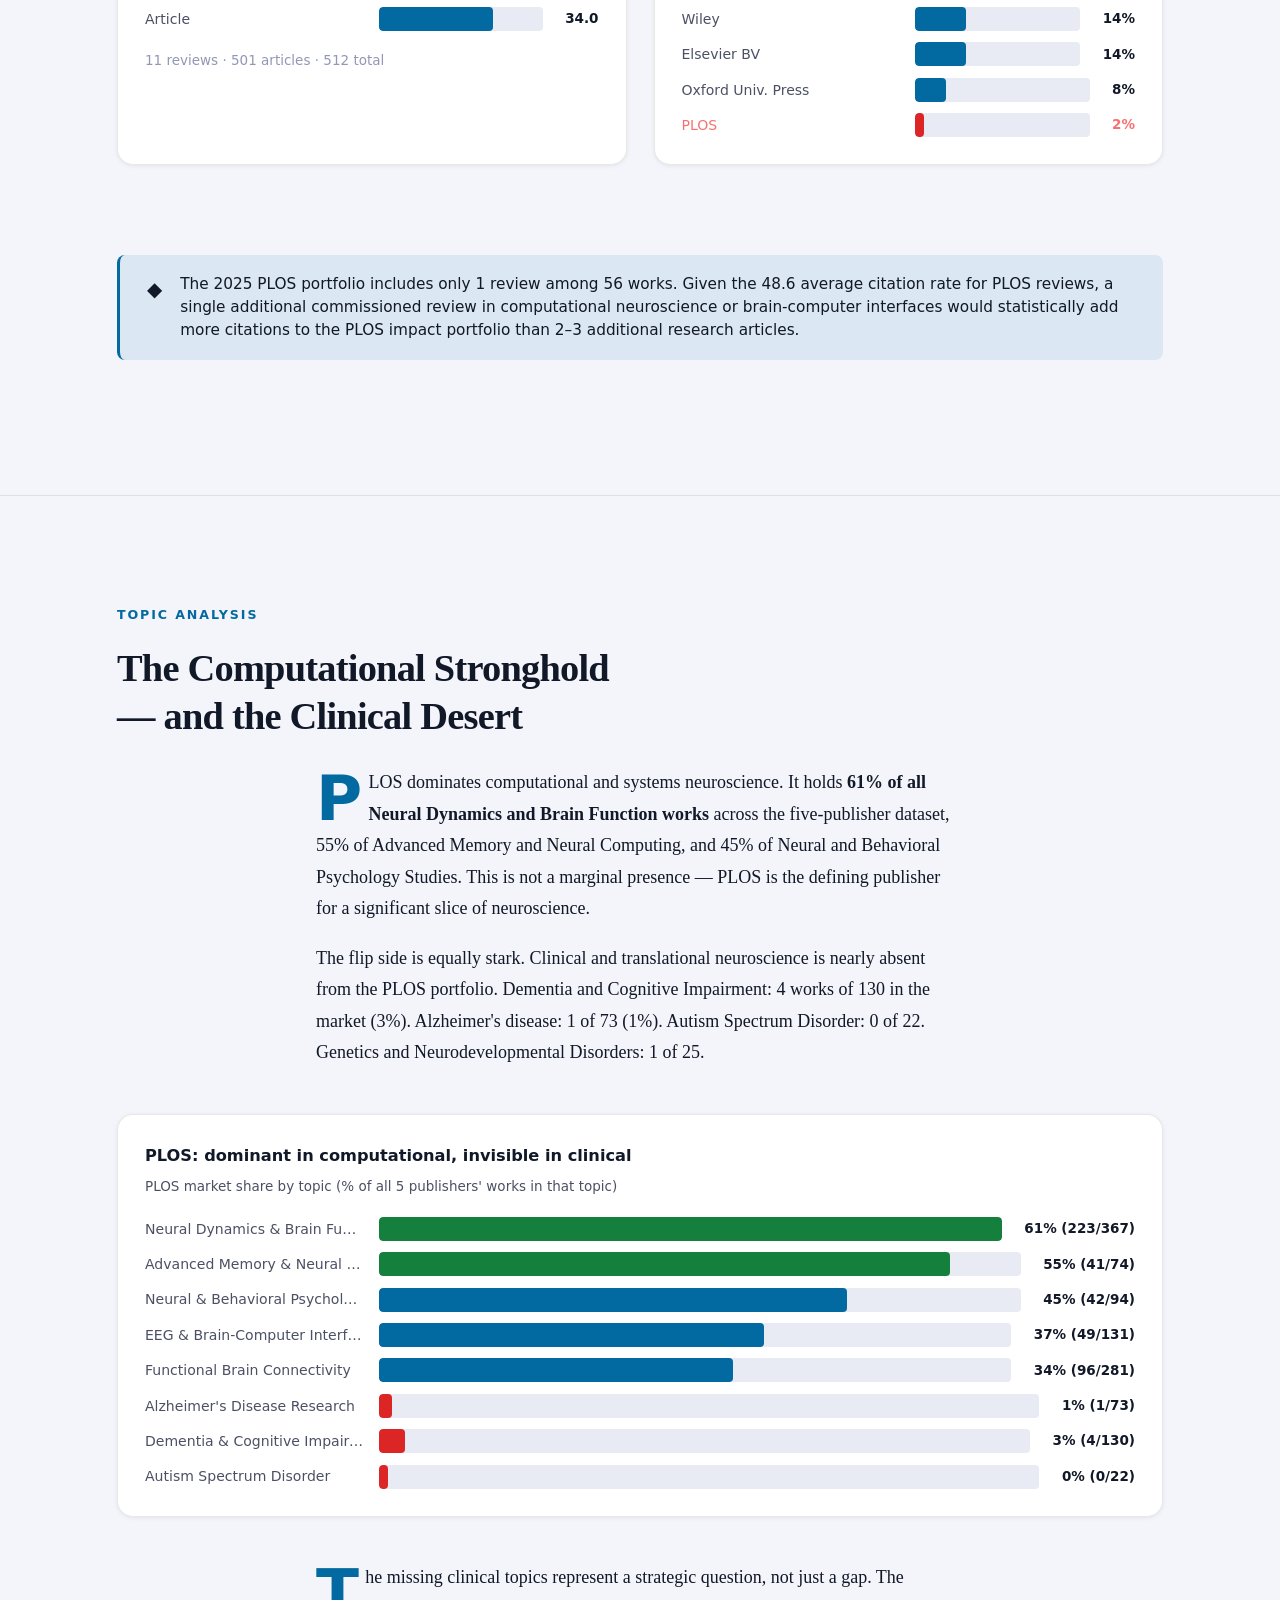
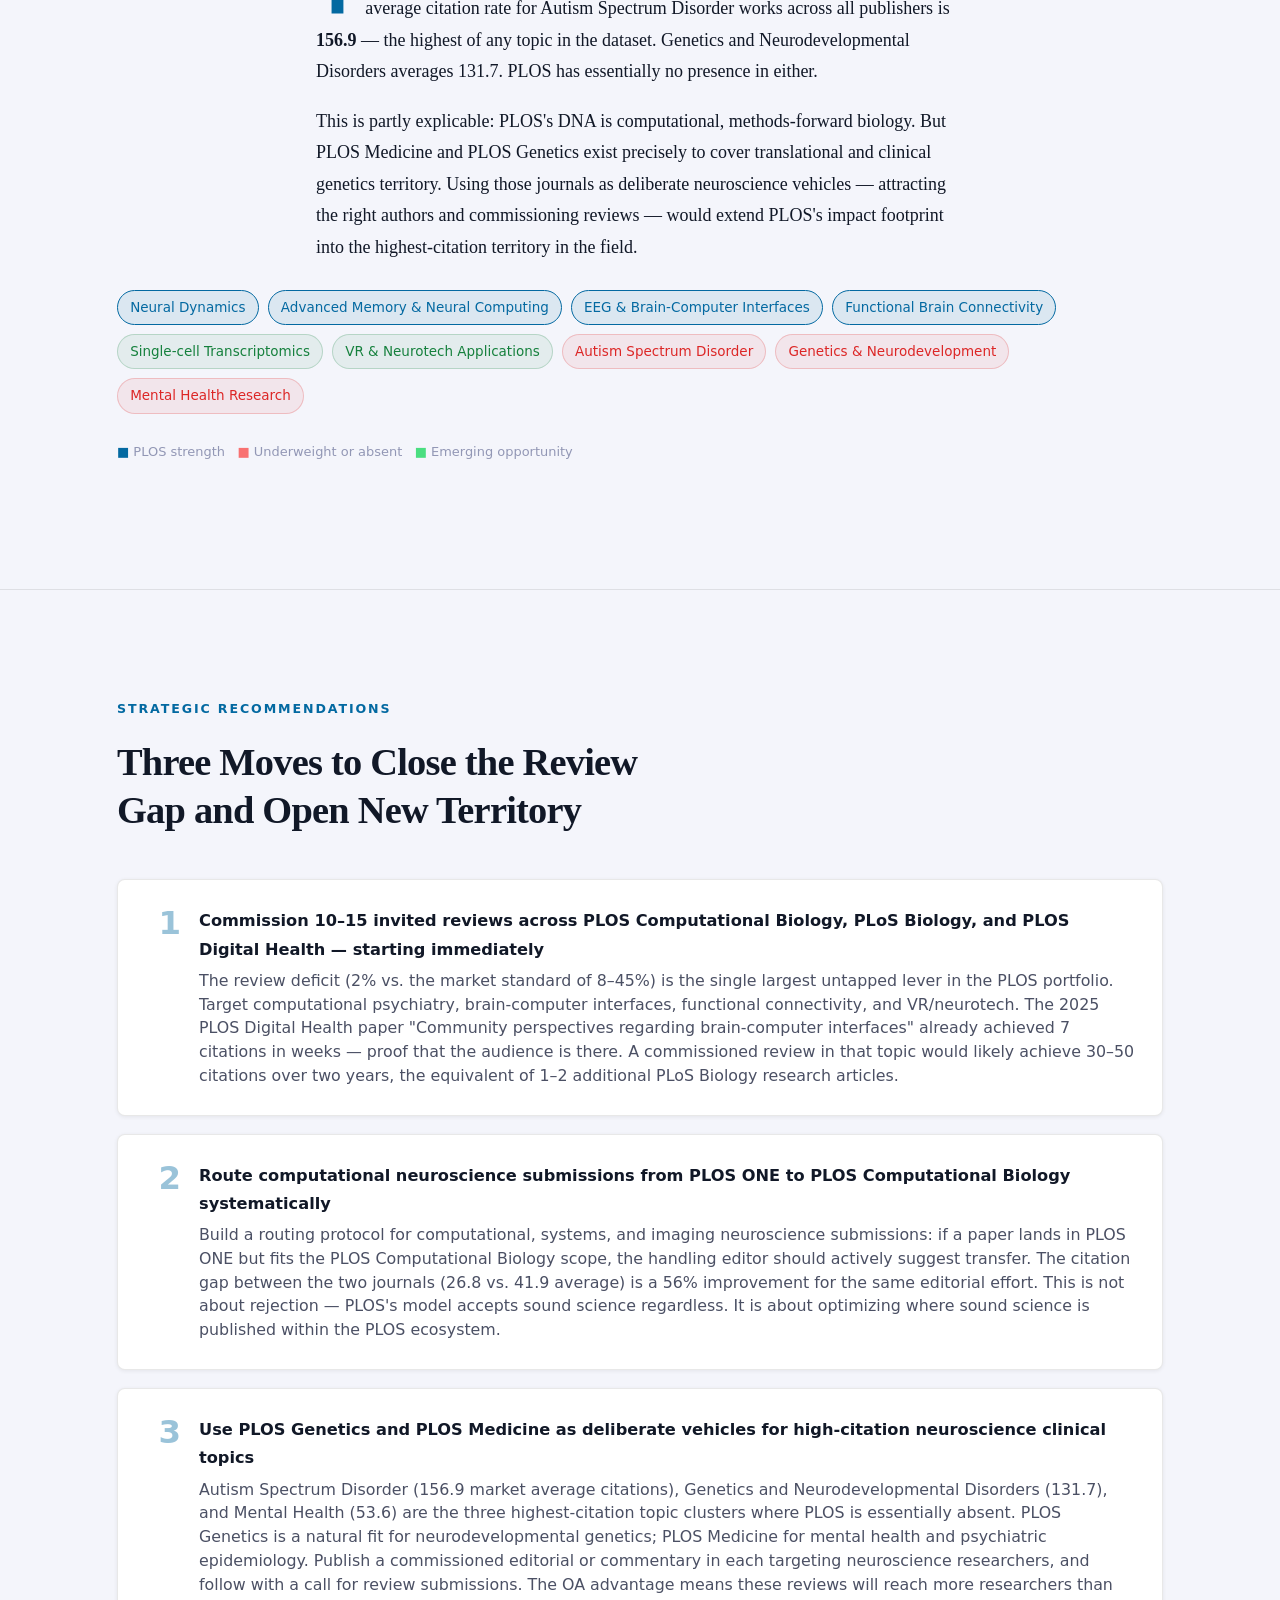
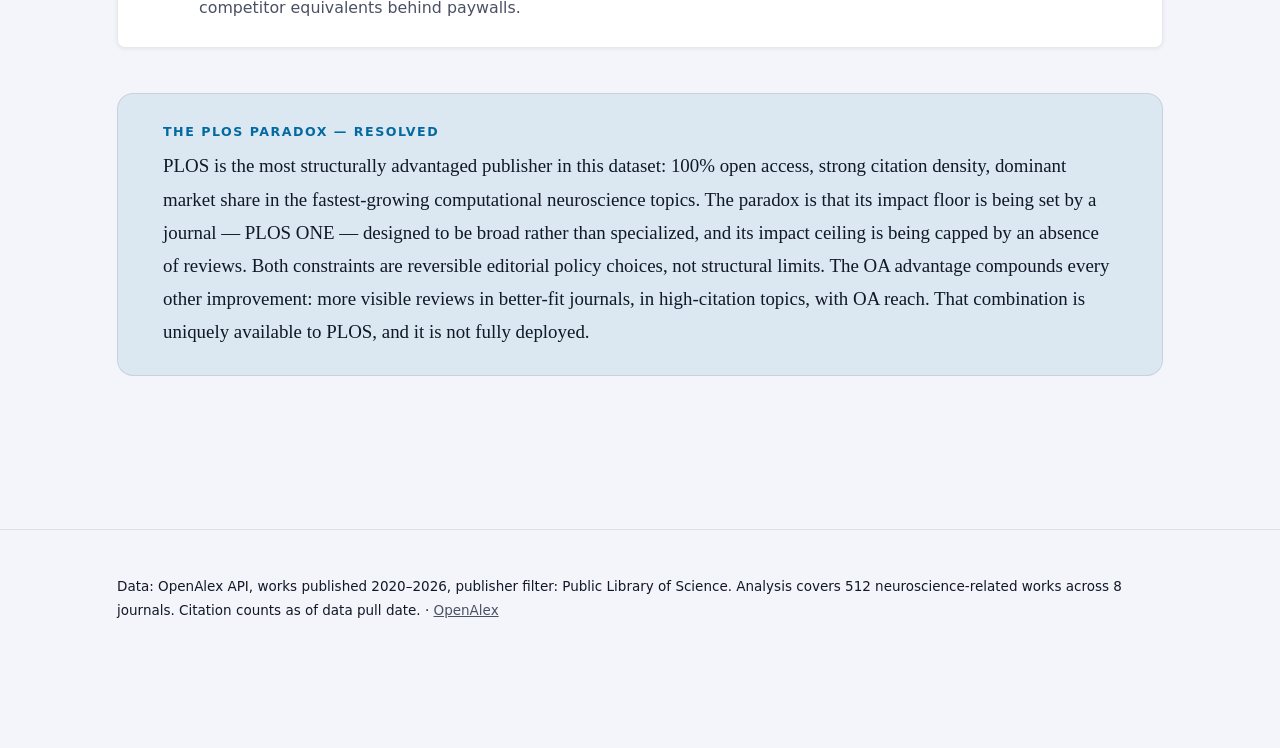
<file: docs/neuroscience-plos-2026-05.html>
<!DOCTYPE html>
<html lang="en">
<head>
<meta charset="UTF-8">
<meta name="viewport" content="width=device-width, initial-scale=1.0">
<title>PLOS · Neuroscience Impact Report · May 2026</title>
<script>document.documentElement.dataset.theme=localStorage.getItem("ii-theme")||(matchMedia("(prefers-color-scheme:dark)").matches?"dark":"light")</script>
<link rel="stylesheet" href="style.css">
<script src="theme.js" defer></script>

<style>
  :root {
    --accent: #38bdf8;
    --accent-muted: rgba(56,189,248,0.08);
    --accent-glow: rgba(56,189,248,0.2);
    --accent-light: #0369a1;
    --accent-muted-light: rgba(3,105,161,0.1);
    --accent-glow-light: rgba(3,105,161,0.12);
  }
</style>
</head>
<body>

<nav class="nav">
  <a class="nav-brand" href="index.html">Impact Intelligence</a>
  <ul class="nav-links">
    <li><a href="#position">Position</a></li>
    <li><a href="#routing">Routing Problem</a></li>
    <li><a href="#reviews">Review Gap</a></li>
    <li><a href="#topics">Topics</a></li>
    <li><a href="#actions">Actions</a></li>
  </ul>
</nav>

<section class="hero">
  <div class="container">
    <p class="hero-kicker fade-up">PLOS · Neuroscience · May 2026</p>
    <h1 class="hero-title fade-up-2">Open to Everyone. Closed to Its Own Best Opportunity.</h1>
    <p class="hero-deck fade-up-3">PLOS is the only publisher in this dataset where every single paper is free to read, anywhere in the world, with no paywall. That gives every PLOS paper a citation advantage competitors cannot buy. And yet PLOS is systematically underusing the one lever that could multiply that advantage by five.</p>
    <div class="hero-meta fade-up-3">
      <span>Source: OpenAlex 2020–2026</span>
      <span>512 works analyzed</span>
      <span>5 publishers benchmarked</span>
    </div>
  </div>
</section>

<section id="position">
  <div class="container">
    <p class="section-label">Market Position</p>
    <h2 class="section-title">Strong Numbers, Hidden Ceiling</h2>

    <div class="stat-row fade-up">
      <div class="stat-card">
        <div class="stat-value">34.3<span class="stat-unit"> avg</span></div>
        <div class="stat-label">Citations per work</div>
        <div class="stat-delta up">↑ 2nd of 5 publishers</div>
      </div>
      <div class="stat-card">
        <div class="stat-value">100<span class="stat-unit">%</span></div>
        <div class="stat-label">Open access rate</div>
        <div class="stat-delta up">Only OA-native publisher</div>
      </div>
      <div class="stat-card">
        <div class="stat-value">2<span class="stat-unit">%</span></div>
        <div class="stat-label">Review share</div>
        <div class="stat-delta down">↓ Lowest of 5 publishers</div>
      </div>
      <div class="stat-card">
        <div class="stat-value">48.6<span class="stat-unit"> avg</span></div>
        <div class="stat-label">Citations per review</div>
        <div class="stat-delta warn">Untapped premium</div>
      </div>
    </div>

    <div class="prose">
      <p>The story of PLOS in neuroscience starts with a remarkable position: <strong>second in citation density among all five publishers</strong>, at 34.3 average citations per work, despite being entirely open access and publishing far more papers than Springer Nature. The OA citation advantage is real and measurable — studies consistently show 25–50% citation lift for OA papers versus equivalent paywalled content.</p>
      <p>But embedded in that strong average is a quiet tension. PLOS publishes 512 neuroscience works. Only <strong>11 of them are reviews</strong>. That is a 2.1% review rate — the lowest of any publisher in this dataset, and roughly one-sixth of Springer Nature's 45%.</p>
    </div>

    <div class="chart-wrap">
      <div class="chart-headline">PLOS is second on citations — but publishes almost no reviews</div>
      <div class="chart-subline">Citation density vs. review share, by publisher</div>
      <table class="data-table">
        <thead>
          <tr>
            <th>Publisher</th>
            <th class="num">Avg cites/work</th>
            <th class="num">Review %</th>
            <th class="num">Review avg cites</th>
            <th class="num">Article avg cites</th>
          </tr>
        </thead>
        <tbody>
          <tr>
            <td>Springer Nature</td>
            <td class="num accent-cell">53.8</td>
            <td class="num good-cell">45%</td>
            <td class="num">97.8</td>
            <td class="num">17.5</td>
          </tr>
          <tr class="highlight">
            <td><strong>PLOS</strong></td>
            <td class="num" style="color:#fff">34.3</td>
            <td class="num warn-cell">2%</td>
            <td class="num">48.6</td>
            <td class="num">34.0</td>
          </tr>
          <tr>
            <td>Elsevier BV</td>
            <td class="num">24.3</td>
            <td class="num">14%</td>
            <td class="num">122.5</td>
            <td class="num">8.5</td>
          </tr>
          <tr>
            <td>Oxford University Press</td>
            <td class="num">17.5</td>
            <td class="num">8%</td>
            <td class="num">67.7</td>
            <td class="num">13.0</td>
          </tr>
          <tr>
            <td>Wiley</td>
            <td class="num">17.0</td>
            <td class="num">14%</td>
            <td class="num">63.1</td>
            <td class="num">9.4</td>
          </tr>
        </tbody>
      </table>
    </div>
  </div>
</section>

<section id="routing">
  <div class="container">
    <p class="section-label">The Routing Problem</p>
    <h2 class="section-title">PLOS ONE Is Swallowing the Portfolio</h2>

    <div class="prose">
      <p>Look at where PLOS's 512 neuroscience works actually land. <strong>289 of them — 56% — are in PLOS ONE</strong>. PLOS ONE is a generalist journal, accepting all methodologically sound science. It is, by design, the journal of last resort rather than the journal of best fit. Its average citation count in this dataset: 26.8 per work.</p>
      <p>Meanwhile, PLOS Computational Biology — a specialized journal with a coherent readership — produces 165 works averaging <strong>41.9 citations</strong>. PLOS Biology, even more selective, manages 51 works at <strong>56.1 citations</strong> per work. That is twice the PLOS ONE average, in a journal a quarter the size.</p>
    </div>

    <div class="pull-quote">"56% of PLOS's neuroscience output lands in a generalist catch-all journal. The specialized journals that outperform it by 2× are half-empty by comparison."</div>

    <div class="chart-wrap">
      <div class="chart-headline">Higher-signal PLOS journals are underloaded</div>
      <div class="chart-subline">Works and citation density by PLOS journal</div>
      <div class="bar-chart">
        <div class="bar-row">
          <div class="bar-label">PLoS Biology</div>
          <div class="bar-track"><div class="bar-fill good" style="width:100%"></div></div>
          <div class="bar-value">56.1 avg · 51 works</div>
        </div>
        <div class="bar-row">
          <div class="bar-label">PLoS Computational Biology</div>
          <div class="bar-track"><div class="bar-fill" style="width:75%"></div></div>
          <div class="bar-value">41.9 avg · 165 works</div>
        </div>
        <div class="bar-row">
          <div class="bar-label">PLOS ONE</div>
          <div class="bar-track"><div class="bar-fill warn" style="width:48%"></div></div>
          <div class="bar-value">26.8 avg · 289 works</div>
        </div>
        <div class="bar-row">
          <div class="bar-label">PLOS Digital Health</div>
          <div class="bar-track"><div class="bar-fill" style="width:11%"></div></div>
          <div class="bar-value">6.0 avg · 2 works</div>
        </div>
      </div>
    </div>

    <div class="prose">
      <p>This routing problem is not unique to PLOS, but it is unusually legible here because the portfolio is otherwise so well-defined. The computational and systems neuroscience papers that land in PLOS ONE would perform better — for both authors and the PLOS Impact portfolio — in PLOS Computational Biology. The question is not whether the papers are good; PLOS ONE only accepts methodologically sound work. The question is whether they are being channeled to maximize their citation potential.</p>
      <p>The 2025 data makes this concrete. PLOS Computational Biology's best 2025 papers — "A comprehensive investigation of intracortical and corticothalamic models of the alpha rhythm" (9 citations), "Meta-Reinforcement Learning reconciles surprise, value, and control in the anterior cingulate cortex" (8 citations) — already outpace the PLOS ONE 2025 average of 1.25 citations by 6–7×.</p>
    </div>

    <div class="insight-box">
      <div class="insight-box-title">The Routing Calculus</div>
      <p>If PLOS redirected 30 computational neuroscience papers from PLOS ONE to PLOS Computational Biology, and those papers averaged 41.9 citations instead of 26.8, the gain is 457 citations — equivalent to adding 13 additional Springer Nature-level reviews. The papers already exist; the question is which journal receives them.</p>
    </div>
  </div>
</section>

<section id="reviews">
  <div class="container">
    <p class="section-label">The Untapped Lever</p>
    <h2 class="section-title">Eleven Reviews. That Is the Number.</h2>

    <div class="prose">
      <p>Among 512 neuroscience papers, PLOS published exactly eleven reviews. For comparison: Wiley publishes 14% reviews, Elsevier 14%, OUP 8%, Springer 45%. PLOS is at 2.1%.</p>
      <p>The citation premium on PLOS reviews is real: <strong>48.6 average versus 34.0 for articles</strong>. That is a 43% uplift. Modest compared to Springer's 6× premium, but remember: PLOS articles already perform well because of the OA advantage. PLOS reviews on top of OA should be a powerful combination.</p>
      <p>The question no one seems to have formally asked is: why does a publisher committed to open science — and with the infrastructure to commission and publish any article type — produce so few reviews?</p>
    </div>

    <div class="two-col">
      <div class="chart-wrap">
        <div class="chart-headline">PLOS review premium: real but underused</div>
        <div class="chart-subline">Avg citations by article type, PLOS</div>
        <div class="bar-chart" style="margin-top:1rem">
          <div class="bar-row">
            <div class="bar-label">Review</div>
            <div class="bar-track"><div class="bar-fill good" style="width:100%"></div></div>
            <div class="bar-value">48.6</div>
          </div>
          <div class="bar-row">
            <div class="bar-label">Article</div>
            <div class="bar-track"><div class="bar-fill" style="width:70%"></div></div>
            <div class="bar-value">34.0</div>
          </div>
        </div>
        <p style="font-family:var(--font-ui);font-size:0.75rem;color:var(--color-text-dim);margin-top:1rem">11 reviews · 501 articles · 512 total</p>
      </div>
      <div class="chart-wrap">
        <div class="chart-headline">PLOS has the lowest review rate by far</div>
        <div class="chart-subline">Review share by publisher (% of all works)</div>
        <div class="bar-chart" style="margin-top:1rem">
          <div class="bar-row">
            <div class="bar-label">Springer Nature</div>
            <div class="bar-track"><div class="bar-fill good" style="width:100%"></div></div>
            <div class="bar-value">45%</div>
          </div>
          <div class="bar-row">
            <div class="bar-label">Wiley</div>
            <div class="bar-track"><div class="bar-fill" style="width:31%"></div></div>
            <div class="bar-value">14%</div>
          </div>
          <div class="bar-row">
            <div class="bar-label">Elsevier BV</div>
            <div class="bar-track"><div class="bar-fill" style="width:31%"></div></div>
            <div class="bar-value">14%</div>
          </div>
          <div class="bar-row">
            <div class="bar-label">Oxford Univ. Press</div>
            <div class="bar-track"><div class="bar-fill" style="width:18%"></div></div>
            <div class="bar-value">8%</div>
          </div>
          <div class="bar-row">
            <div class="bar-label" style="color:#f87171">PLOS</div>
            <div class="bar-track"><div class="bar-fill warn" style="width:5%"></div></div>
            <div class="bar-value" style="color:#f87171">2%</div>
          </div>
        </div>
      </div>
    </div>

    <div class="callout info">
      <span class="callout-icon">◆</span>
      <p>The 2025 PLOS portfolio includes only 1 review among 56 works. Given the 48.6 average citation rate for PLOS reviews, a single additional commissioned review in computational neuroscience or brain-computer interfaces would statistically add more citations to the PLOS impact portfolio than 2–3 additional research articles.</p>
    </div>
  </div>
</section>

<section id="topics">
  <div class="container">
    <p class="section-label">Topic Analysis</p>
    <h2 class="section-title">The Computational Stronghold — and the Clinical Desert</h2>

    <div class="prose">
      <p>PLOS dominates computational and systems neuroscience. It holds <strong>61% of all Neural Dynamics and Brain Function works</strong> across the five-publisher dataset, 55% of Advanced Memory and Neural Computing, and 45% of Neural and Behavioral Psychology Studies. This is not a marginal presence — PLOS is the defining publisher for a significant slice of neuroscience.</p>
      <p>The flip side is equally stark. Clinical and translational neuroscience is nearly absent from the PLOS portfolio. Dementia and Cognitive Impairment: 4 works of 130 in the market (3%). Alzheimer's disease: 1 of 73 (1%). Autism Spectrum Disorder: 0 of 22. Genetics and Neurodevelopmental Disorders: 1 of 25.</p>
    </div>

    <div class="chart-wrap">
      <div class="chart-headline">PLOS: dominant in computational, invisible in clinical</div>
      <div class="chart-subline">PLOS market share by topic (% of all 5 publishers' works in that topic)</div>
      <div class="bar-chart">
        <div class="bar-row">
          <div class="bar-label">Neural Dynamics &amp; Brain Function</div>
          <div class="bar-track"><div class="bar-fill good" style="width:100%"></div></div>
          <div class="bar-value">61% (223/367)</div>
        </div>
        <div class="bar-row">
          <div class="bar-label">Advanced Memory &amp; Neural Computing</div>
          <div class="bar-track"><div class="bar-fill good" style="width:89%"></div></div>
          <div class="bar-value">55% (41/74)</div>
        </div>
        <div class="bar-row">
          <div class="bar-label">Neural &amp; Behavioral Psychology</div>
          <div class="bar-track"><div class="bar-fill" style="width:73%"></div></div>
          <div class="bar-value">45% (42/94)</div>
        </div>
        <div class="bar-row">
          <div class="bar-label">EEG &amp; Brain-Computer Interfaces</div>
          <div class="bar-track"><div class="bar-fill" style="width:61%"></div></div>
          <div class="bar-value">37% (49/131)</div>
        </div>
        <div class="bar-row">
          <div class="bar-label">Functional Brain Connectivity</div>
          <div class="bar-track"><div class="bar-fill" style="width:56%"></div></div>
          <div class="bar-value">34% (96/281)</div>
        </div>
        <div class="bar-row">
          <div class="bar-label">Alzheimer's Disease Research</div>
          <div class="bar-track"><div class="bar-fill warn" style="width:2%"></div></div>
          <div class="bar-value">1% (1/73)</div>
        </div>
        <div class="bar-row">
          <div class="bar-label">Dementia &amp; Cognitive Impairment</div>
          <div class="bar-track"><div class="bar-fill warn" style="width:4%"></div></div>
          <div class="bar-value">3% (4/130)</div>
        </div>
        <div class="bar-row">
          <div class="bar-label">Autism Spectrum Disorder</div>
          <div class="bar-track"><div class="bar-fill warn" style="width:1%"></div></div>
          <div class="bar-value">0% (0/22)</div>
        </div>
      </div>
    </div>

    <div class="prose">
      <p>The missing clinical topics represent a strategic question, not just a gap. The average citation rate for Autism Spectrum Disorder works across all publishers is <strong>156.9</strong> — the highest of any topic in the dataset. Genetics and Neurodevelopmental Disorders averages 131.7. PLOS has essentially no presence in either.</p>
      <p>This is partly explicable: PLOS's DNA is computational, methods-forward biology. But PLOS Medicine and PLOS Genetics exist precisely to cover translational and clinical genetics territory. Using those journals as deliberate neuroscience vehicles — attracting the right authors and commissioning reviews — would extend PLOS's impact footprint into the highest-citation territory in the field.</p>
    </div>

    <div class="bubble-grid">
      <div class="topic-bubble owned">Neural Dynamics <span class="tip">PLOS: 61% market share — dominant</span></div>
      <div class="topic-bubble owned">Advanced Memory &amp; Neural Computing <span class="tip">PLOS: 55% share</span></div>
      <div class="topic-bubble owned">EEG &amp; Brain-Computer Interfaces <span class="tip">PLOS: 37% share · 38.1 mkt avg cites</span></div>
      <div class="topic-bubble owned">Functional Brain Connectivity <span class="tip">PLOS: 34% share · 47.4 mkt avg cites</span></div>
      <div class="topic-bubble opportunity">Single-cell Transcriptomics <span class="tip">4× market growth · PLOS can lead with PCBio reviews</span></div>
      <div class="topic-bubble opportunity">VR &amp; Neurotech Applications <span class="tip">1 PLOS work already at 5 citations · 2025 growth signal</span></div>
      <div class="topic-bubble missing">Autism Spectrum Disorder <span class="tip">0 PLOS works · 156.9 mkt avg cites — highest-citation topic</span></div>
      <div class="topic-bubble missing">Genetics &amp; Neurodevelopment <span class="tip">1 PLOS work · 131.7 mkt avg cites</span></div>
      <div class="topic-bubble missing">Mental Health Research <span class="tip">13/59 works · 53.6 mkt avg cites — PLOS Mental Health barely used</span></div>
    </div>
    <p style="font-family:var(--font-ui);font-size:0.72rem;color:var(--color-text-dim);margin-top:0.5rem">
      <span style="color:var(--accent)">■</span> PLOS strength &nbsp;
      <span style="color:#f87171">■</span> Underweight or absent &nbsp;
      <span style="color:#4ade80">■</span> Emerging opportunity
    </p>
  </div>
</section>

<section id="actions">
  <div class="container">
    <p class="section-label">Strategic Recommendations</p>
    <h2 class="section-title">Three Moves to Close the Review Gap and Open New Territory</h2>

    <ul class="action-list">
      <li class="action-item">
        <div class="action-num">1</div>
        <div class="action-text">
          <strong>Commission 10–15 invited reviews across PLOS Computational Biology, PLoS Biology, and PLOS Digital Health — starting immediately</strong>
          <p>The review deficit (2% vs. the market standard of 8–45%) is the single largest untapped lever in the PLOS portfolio. Target computational psychiatry, brain-computer interfaces, functional connectivity, and VR/neurotech. The 2025 PLOS Digital Health paper "Community perspectives regarding brain-computer interfaces" already achieved 7 citations in weeks — proof that the audience is there. A commissioned review in that topic would likely achieve 30–50 citations over two years, the equivalent of 1–2 additional PLoS Biology research articles.</p>
        </div>
      </li>
      <li class="action-item">
        <div class="action-num">2</div>
        <div class="action-text">
          <strong>Route computational neuroscience submissions from PLOS ONE to PLOS Computational Biology systematically</strong>
          <p>Build a routing protocol for computational, systems, and imaging neuroscience submissions: if a paper lands in PLOS ONE but fits the PLOS Computational Biology scope, the handling editor should actively suggest transfer. The citation gap between the two journals (26.8 vs. 41.9 average) is a 56% improvement for the same editorial effort. This is not about rejection — PLOS's model accepts sound science regardless. It is about optimizing where sound science is published within the PLOS ecosystem.</p>
        </div>
      </li>
      <li class="action-item">
        <div class="action-num">3</div>
        <div class="action-text">
          <strong>Use PLOS Genetics and PLOS Medicine as deliberate vehicles for high-citation neuroscience clinical topics</strong>
          <p>Autism Spectrum Disorder (156.9 market average citations), Genetics and Neurodevelopmental Disorders (131.7), and Mental Health (53.6) are the three highest-citation topic clusters where PLOS is essentially absent. PLOS Genetics is a natural fit for neurodevelopmental genetics; PLOS Medicine for mental health and psychiatric epidemiology. Publish a commissioned editorial or commentary in each targeting neuroscience researchers, and follow with a call for review submissions. The OA advantage means these reviews will reach more researchers than competitor equivalents behind paywalls.</p>
        </div>
      </li>
    </ul>

    <div class="insight-box" style="margin-top:var(--space-lg)">
      <div class="insight-box-title">The PLOS Paradox — Resolved</div>
      <p>PLOS is the most structurally advantaged publisher in this dataset: 100% open access, strong citation density, dominant market share in the fastest-growing computational neuroscience topics. The paradox is that its impact floor is being set by a journal — PLOS ONE — designed to be broad rather than specialized, and its impact ceiling is being capped by an absence of reviews. Both constraints are reversible editorial policy choices, not structural limits. The OA advantage compounds every other improvement: more visible reviews in better-fit journals, in high-citation topics, with OA reach. That combination is uniquely available to PLOS, and it is not fully deployed.</p>
    </div>
  </div>
</section>

<footer class="report-footer">
  <div class="container">
    <p>Data: OpenAlex API, works published 2020–2026, publisher filter: Public Library of Science. Analysis covers 512 neuroscience-related works across 8 journals. Citation counts as of data pull date. · <a href="https://openalex.org">OpenAlex</a></p>
  </div>
</footer>

</body>
</html>
</file>
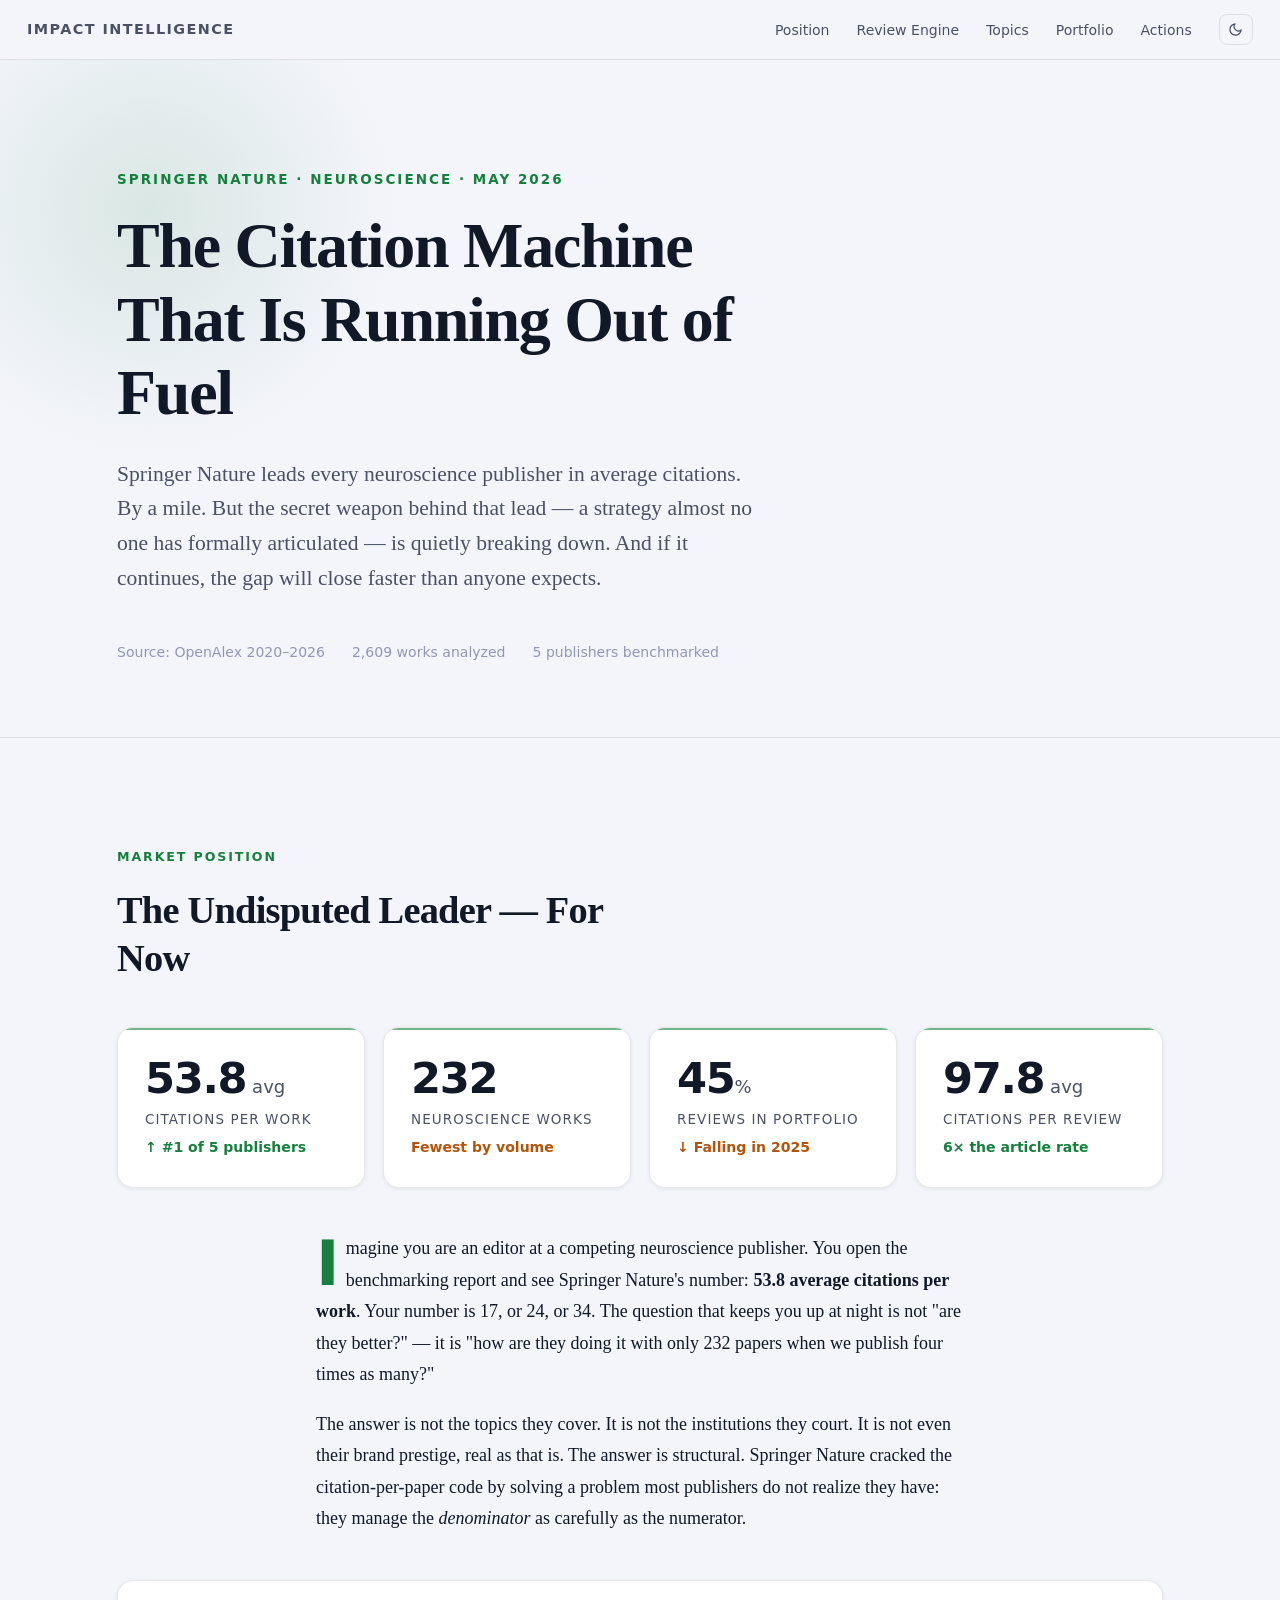
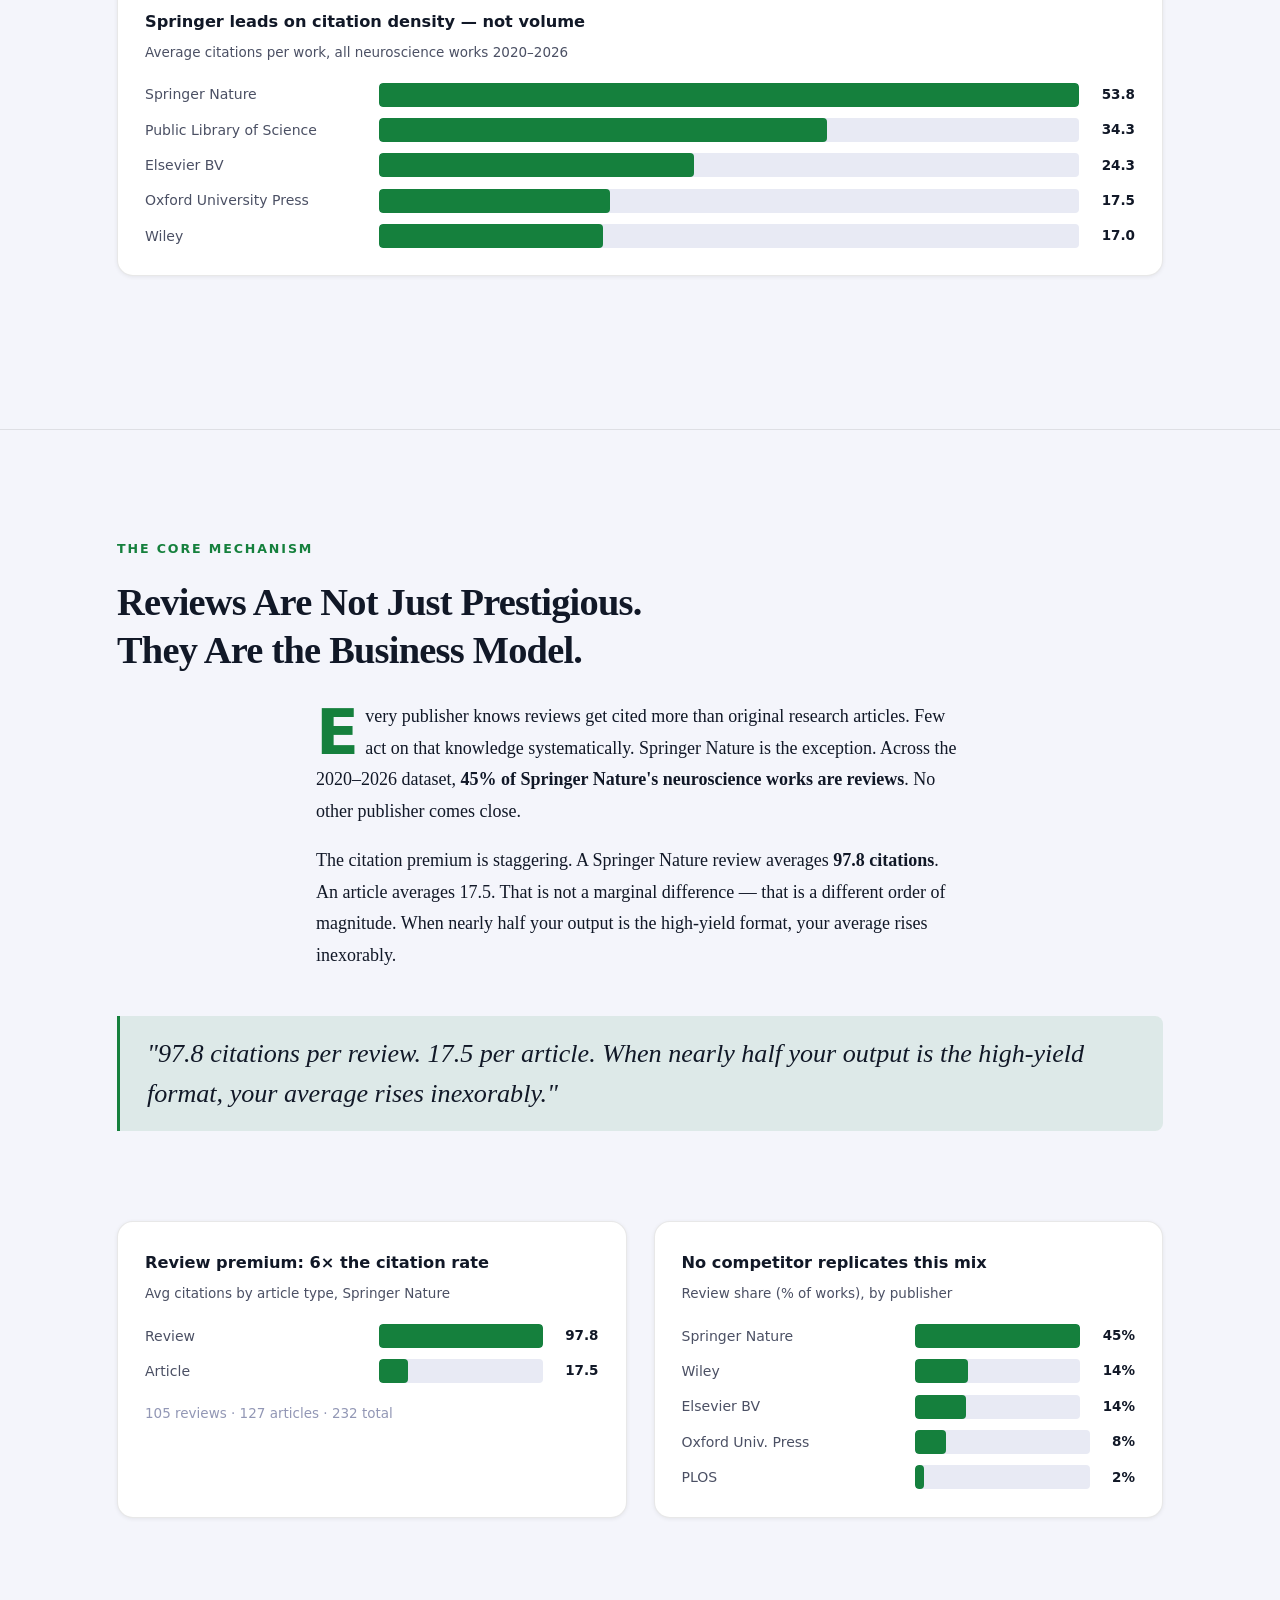
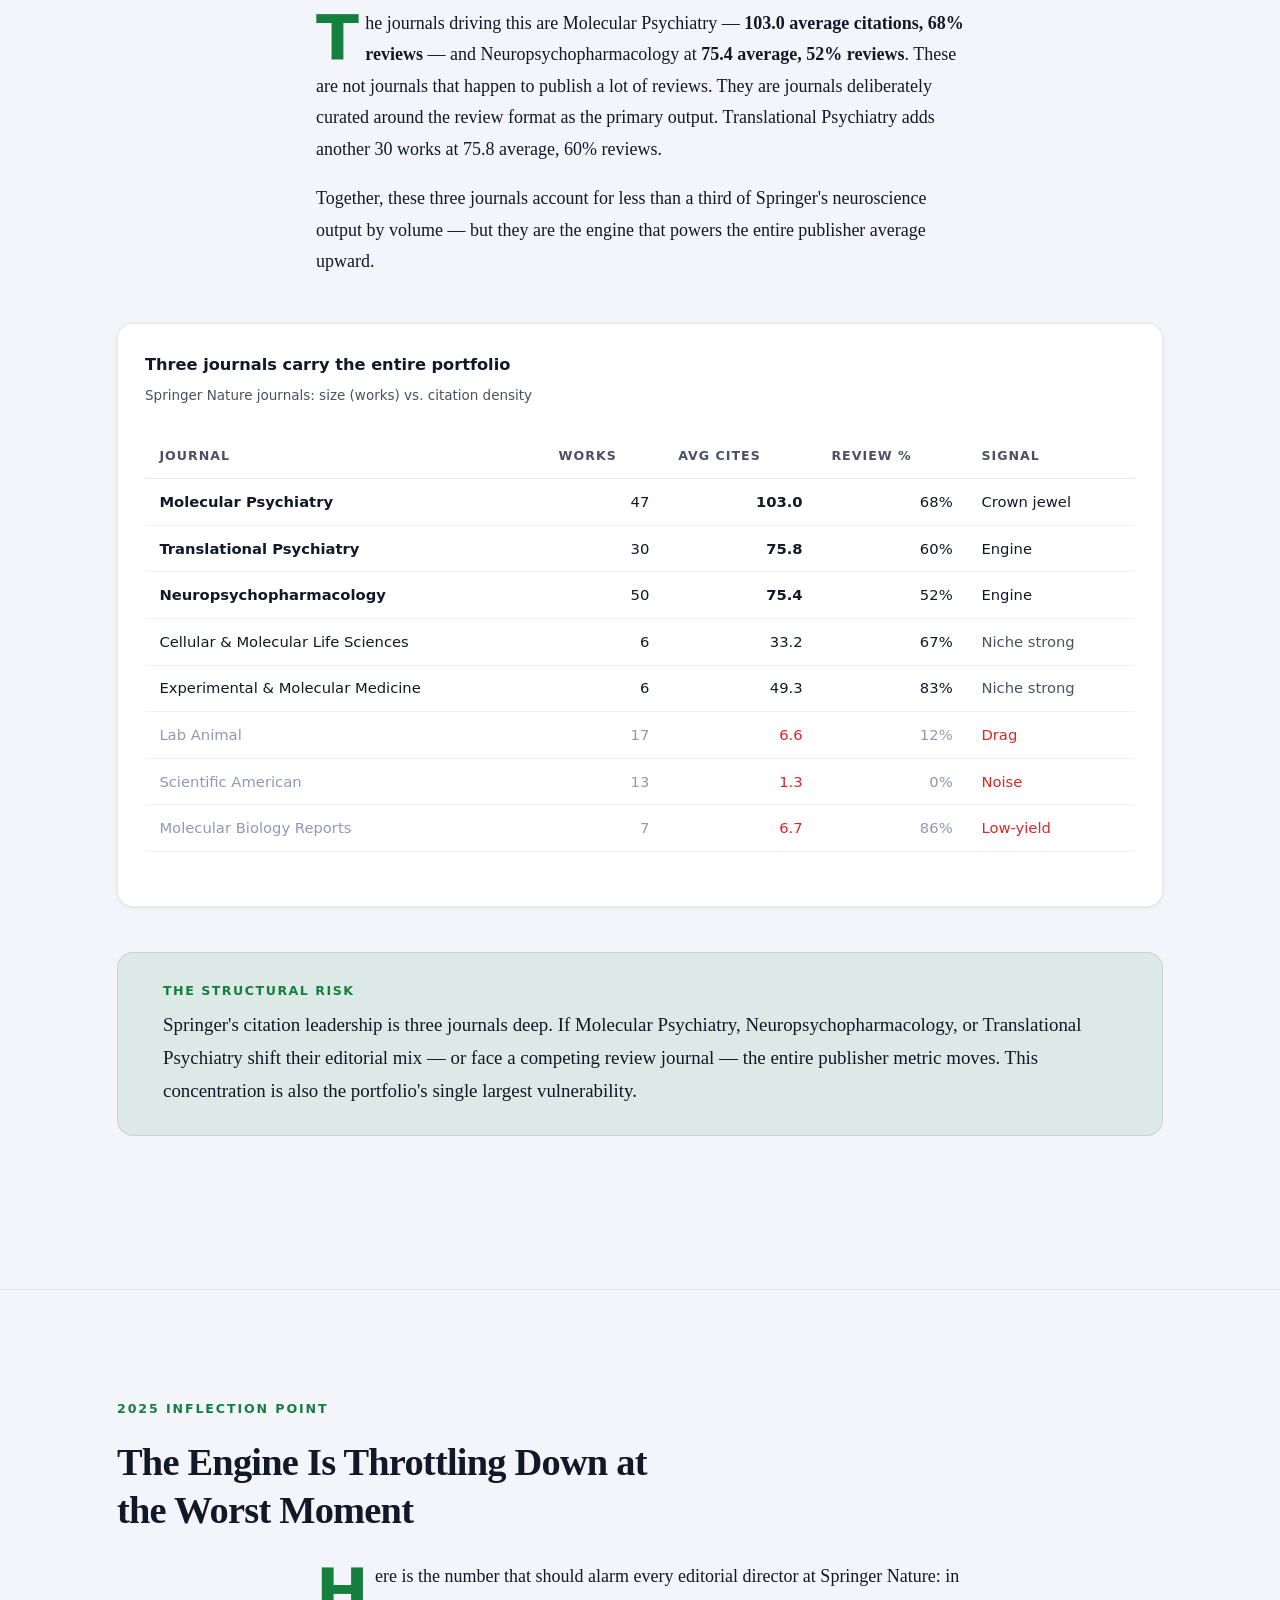
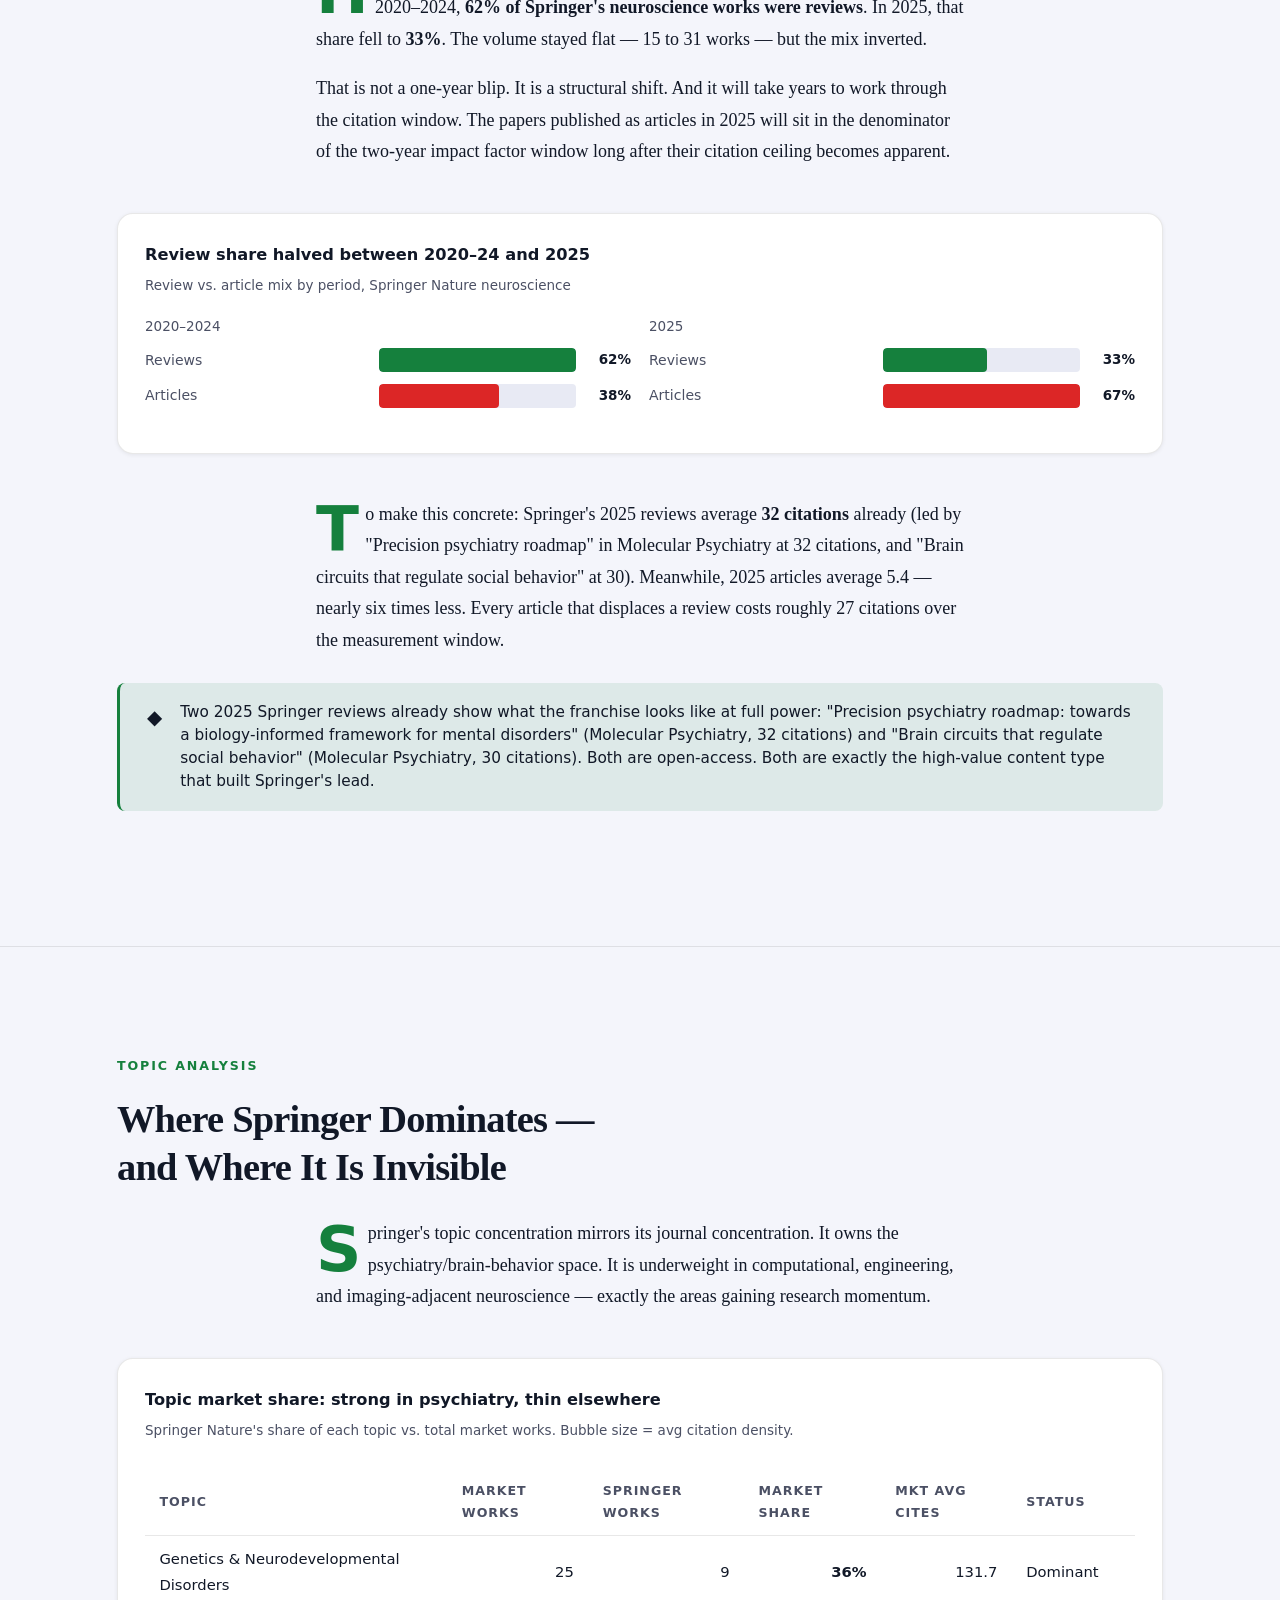
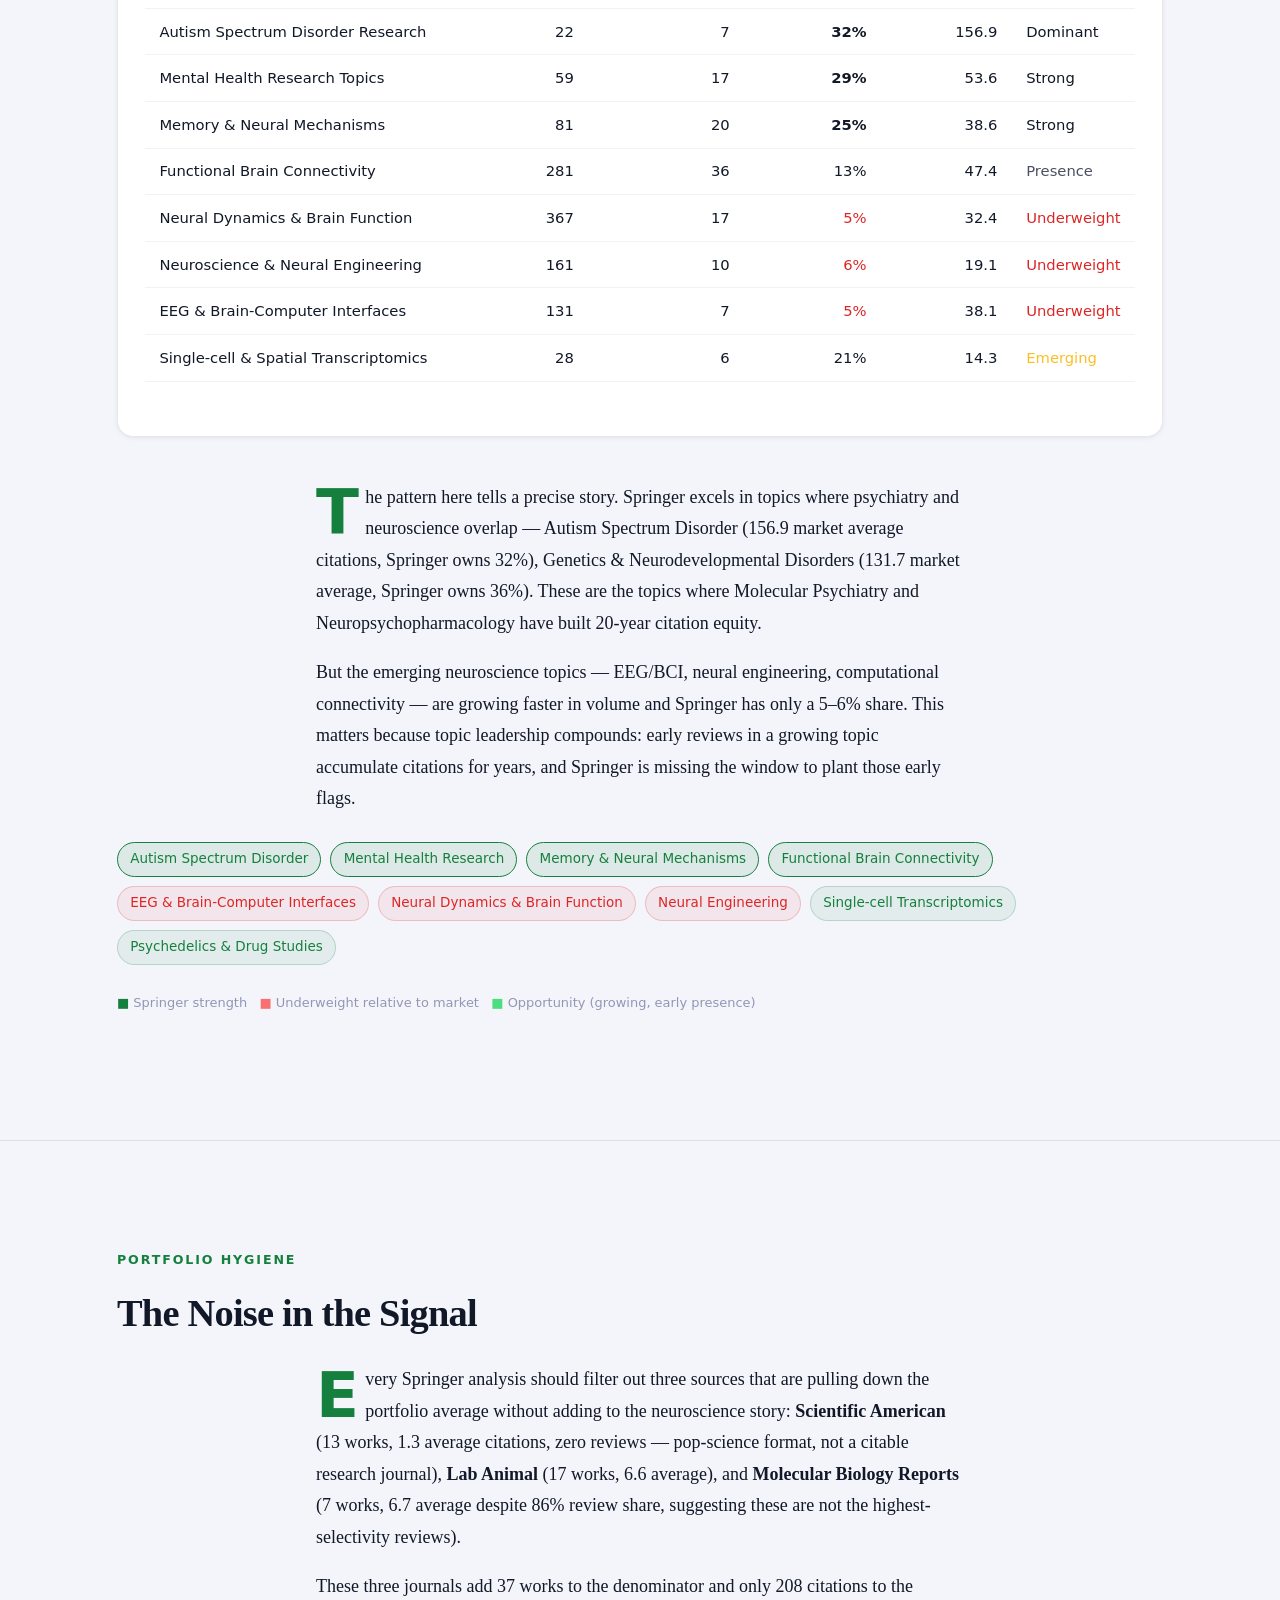
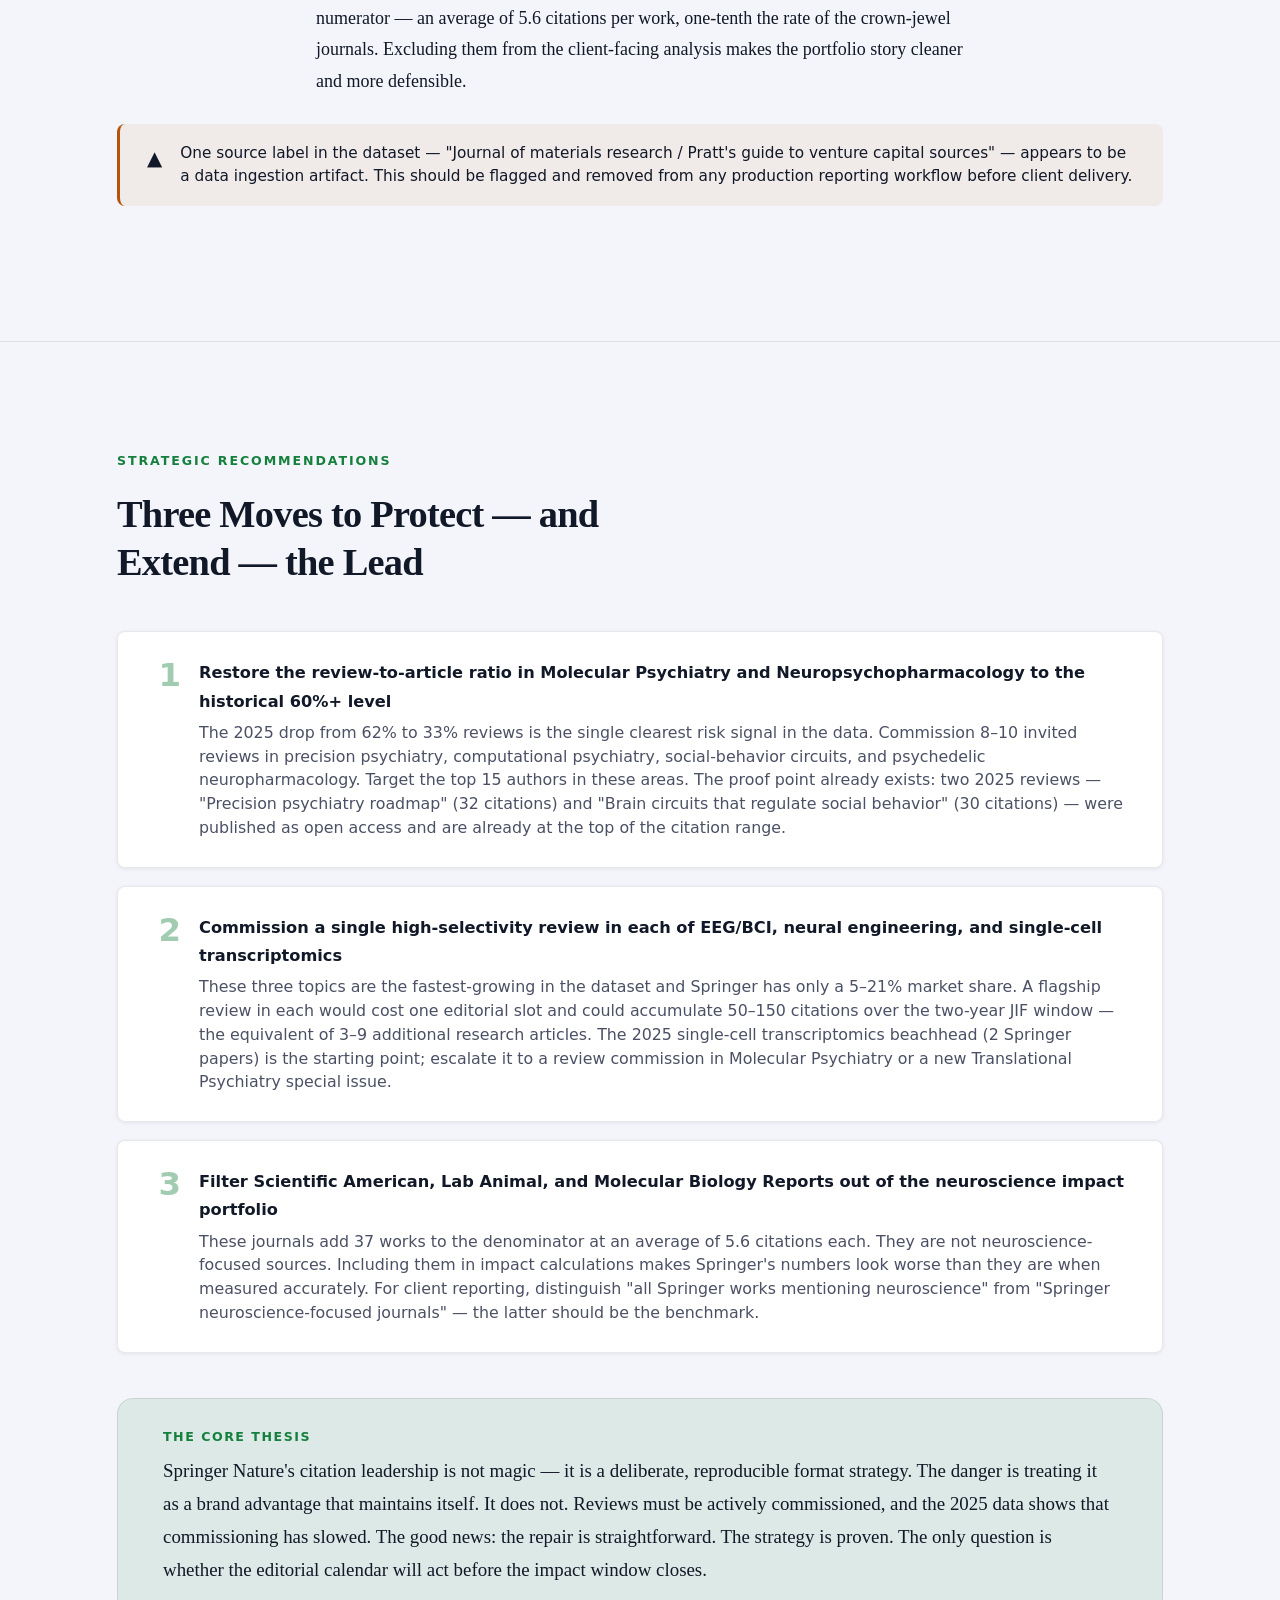
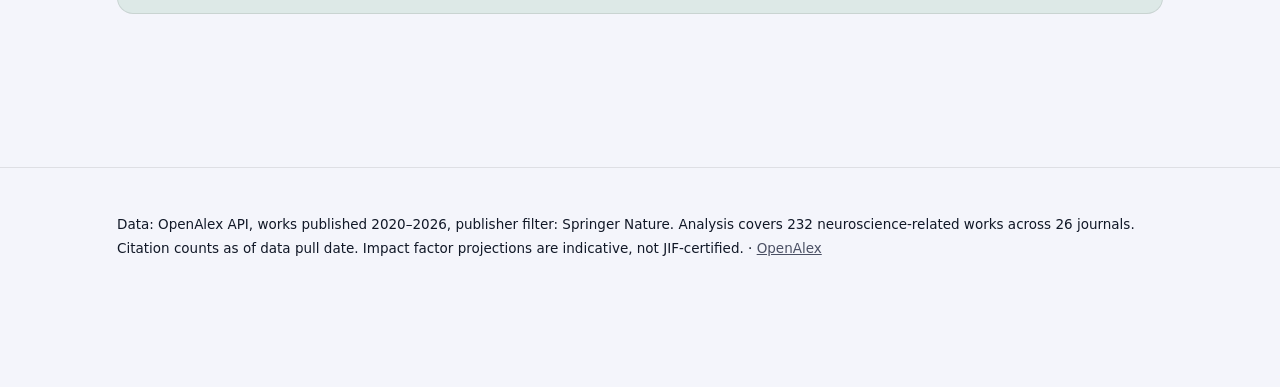
<file: docs/neuroscience-springer-nature-2026-05.html>
<!DOCTYPE html>
<html lang="en">
<head>
<meta charset="UTF-8">
<meta name="viewport" content="width=device-width, initial-scale=1.0">
<title>Springer Nature · Neuroscience Impact Report · May 2026</title>
<script>document.documentElement.dataset.theme=localStorage.getItem("ii-theme")||(matchMedia("(prefers-color-scheme:dark)").matches?"dark":"light")</script>
<link rel="stylesheet" href="style.css">
<script src="theme.js" defer></script>

<style>
  :root {
    --accent: #4ade80;
    --accent-muted: rgba(74,222,128,0.08);
    --accent-glow: rgba(74,222,128,0.2);
    --accent-light: #15803d;
    --accent-muted-light: rgba(21,128,61,0.1);
    --accent-glow-light: rgba(21,128,61,0.12);
  }
</style>
</head>
<body>

<nav class="nav">
  <a class="nav-brand" href="index.html">Impact Intelligence</a>
  <ul class="nav-links">
    <li><a href="#position">Position</a></li>
    <li><a href="#review-engine">Review Engine</a></li>
    <li><a href="#topics">Topics</a></li>
    <li><a href="#journals">Portfolio</a></li>
    <li><a href="#actions">Actions</a></li>
  </ul>
</nav>

<section class="hero">
  <div class="container">
    <p class="hero-kicker fade-up">Springer Nature · Neuroscience · May 2026</p>
    <h1 class="hero-title fade-up-2">The Citation Machine That Is Running Out of Fuel</h1>
    <p class="hero-deck fade-up-3">Springer Nature leads every neuroscience publisher in average citations. By a mile. But the secret weapon behind that lead — a strategy almost no one has formally articulated — is quietly breaking down. And if it continues, the gap will close faster than anyone expects.</p>
    <div class="hero-meta fade-up-3">
      <span>Source: OpenAlex 2020–2026</span>
      <span>2,609 works analyzed</span>
      <span>5 publishers benchmarked</span>
    </div>
  </div>
</section>

<section id="position">
  <div class="container">
    <p class="section-label">Market Position</p>
    <h2 class="section-title">The Undisputed Leader — For Now</h2>
    <div class="stat-row fade-up">
      <div class="stat-card">
        <div class="stat-value">53.8<span class="stat-unit"> avg</span></div>
        <div class="stat-label">Citations per work</div>
        <div class="stat-delta up">↑ #1 of 5 publishers</div>
      </div>
      <div class="stat-card">
        <div class="stat-value">232</div>
        <div class="stat-label">Neuroscience works</div>
        <div class="stat-delta warn">Fewest by volume</div>
      </div>
      <div class="stat-card">
        <div class="stat-value">45<span class="stat-unit">%</span></div>
        <div class="stat-label">Reviews in portfolio</div>
        <div class="stat-delta warn">↓ Falling in 2025</div>
      </div>
      <div class="stat-card">
        <div class="stat-value">97.8<span class="stat-unit"> avg</span></div>
        <div class="stat-label">Citations per review</div>
        <div class="stat-delta up">6× the article rate</div>
      </div>
    </div>

    <div class="prose">
      <p>Imagine you are an editor at a competing neuroscience publisher. You open the benchmarking report and see Springer Nature's number: <strong>53.8 average citations per work</strong>. Your number is 17, or 24, or 34. The question that keeps you up at night is not "are they better?" — it is "how are they doing it with only 232 papers when we publish four times as many?"</p>
      <p>The answer is not the topics they cover. It is not the institutions they court. It is not even their brand prestige, real as that is. The answer is structural. Springer Nature cracked the citation-per-paper code by solving a problem most publishers do not realize they have: they manage the <em>denominator</em> as carefully as the numerator.</p>
    </div>

    <div class="chart-wrap">
      <div class="chart-headline">Springer leads on citation density — not volume</div>
      <div class="chart-subline">Average citations per work, all neuroscience works 2020–2026</div>
      <div class="bar-chart">
        <div class="bar-row">
          <div class="bar-label">Springer Nature</div>
          <div class="bar-track"><div class="bar-fill good" style="width:100%"></div></div>
          <div class="bar-value">53.8</div>
        </div>
        <div class="bar-row">
          <div class="bar-label">Public Library of Science</div>
          <div class="bar-track"><div class="bar-fill" style="width:64%"></div></div>
          <div class="bar-value">34.3</div>
        </div>
        <div class="bar-row">
          <div class="bar-label">Elsevier BV</div>
          <div class="bar-track"><div class="bar-fill" style="width:45%"></div></div>
          <div class="bar-value">24.3</div>
        </div>
        <div class="bar-row">
          <div class="bar-label">Oxford University Press</div>
          <div class="bar-track"><div class="bar-fill" style="width:33%"></div></div>
          <div class="bar-value">17.5</div>
        </div>
        <div class="bar-row">
          <div class="bar-label">Wiley</div>
          <div class="bar-track"><div class="bar-fill" style="width:32%"></div></div>
          <div class="bar-value">17.0</div>
        </div>
      </div>
    </div>
  </div>
</section>

<section id="review-engine">
  <div class="container">
    <p class="section-label">The Core Mechanism</p>
    <h2 class="section-title">Reviews Are Not Just Prestigious. They Are the Business Model.</h2>

    <div class="prose">
      <p>Every publisher knows reviews get cited more than original research articles. Few act on that knowledge systematically. Springer Nature is the exception. Across the 2020–2026 dataset, <strong>45% of Springer Nature's neuroscience works are reviews</strong>. No other publisher comes close.</p>
      <p>The citation premium is staggering. A Springer Nature review averages <strong>97.8 citations</strong>. An article averages 17.5. That is not a marginal difference — that is a different order of magnitude. When nearly half your output is the high-yield format, your average rises inexorably.</p>
    </div>

    <div class="pull-quote">"97.8 citations per review. 17.5 per article. When nearly half your output is the high-yield format, your average rises inexorably."</div>

    <div class="two-col">
      <div class="chart-wrap">
        <div class="chart-headline">Review premium: 6× the citation rate</div>
        <div class="chart-subline">Avg citations by article type, Springer Nature</div>
        <div class="bar-chart" style="margin-top:1rem">
          <div class="bar-row">
            <div class="bar-label">Review</div>
            <div class="bar-track"><div class="bar-fill good" style="width:100%"></div></div>
            <div class="bar-value">97.8</div>
          </div>
          <div class="bar-row">
            <div class="bar-label">Article</div>
            <div class="bar-track"><div class="bar-fill" style="width:18%"></div></div>
            <div class="bar-value">17.5</div>
          </div>
        </div>
        <p style="font-family:var(--font-ui);font-size:0.75rem;color:var(--color-text-dim);margin-top:1rem">105 reviews · 127 articles · 232 total</p>
      </div>
      <div class="chart-wrap">
        <div class="chart-headline">No competitor replicates this mix</div>
        <div class="chart-subline">Review share (% of works), by publisher</div>
        <div class="bar-chart" style="margin-top:1rem">
          <div class="bar-row">
            <div class="bar-label">Springer Nature</div>
            <div class="bar-track"><div class="bar-fill good" style="width:100%"></div></div>
            <div class="bar-value">45%</div>
          </div>
          <div class="bar-row">
            <div class="bar-label">Wiley</div>
            <div class="bar-track"><div class="bar-fill" style="width:32%"></div></div>
            <div class="bar-value">14%</div>
          </div>
          <div class="bar-row">
            <div class="bar-label">Elsevier BV</div>
            <div class="bar-track"><div class="bar-fill" style="width:31%"></div></div>
            <div class="bar-value">14%</div>
          </div>
          <div class="bar-row">
            <div class="bar-label">Oxford Univ. Press</div>
            <div class="bar-track"><div class="bar-fill" style="width:18%"></div></div>
            <div class="bar-value">8%</div>
          </div>
          <div class="bar-row">
            <div class="bar-label">PLOS</div>
            <div class="bar-track"><div class="bar-fill" style="width:5%"></div></div>
            <div class="bar-value">2%</div>
          </div>
        </div>
      </div>
    </div>

    <div class="prose">
      <p>The journals driving this are Molecular Psychiatry — <strong>103.0 average citations, 68% reviews</strong> — and Neuropsychopharmacology at <strong>75.4 average, 52% reviews</strong>. These are not journals that happen to publish a lot of reviews. They are journals deliberately curated around the review format as the primary output. Translational Psychiatry adds another 30 works at 75.8 average, 60% reviews.</p>
      <p>Together, these three journals account for less than a third of Springer's neuroscience output by volume — but they are the engine that powers the entire publisher average upward.</p>
    </div>

    <div class="chart-wrap">
      <div class="chart-headline">Three journals carry the entire portfolio</div>
      <div class="chart-subline">Springer Nature journals: size (works) vs. citation density</div>
      <table class="data-table">
        <thead>
          <tr>
            <th>Journal</th>
            <th class="num">Works</th>
            <th class="num">Avg cites</th>
            <th class="num">Review %</th>
            <th>Signal</th>
          </tr>
        </thead>
        <tbody>
          <tr class="highlight">
            <td><strong>Molecular Psychiatry</strong></td>
            <td class="num">47</td>
            <td class="num accent-cell">103.0</td>
            <td class="num">68%</td>
            <td class="good-cell">Crown jewel</td>
          </tr>
          <tr class="highlight">
            <td><strong>Translational Psychiatry</strong></td>
            <td class="num">30</td>
            <td class="num accent-cell">75.8</td>
            <td class="num">60%</td>
            <td class="good-cell">Engine</td>
          </tr>
          <tr class="highlight">
            <td><strong>Neuropsychopharmacology</strong></td>
            <td class="num">50</td>
            <td class="num accent-cell">75.4</td>
            <td class="num">52%</td>
            <td class="good-cell">Engine</td>
          </tr>
          <tr>
            <td>Cellular &amp; Molecular Life Sciences</td>
            <td class="num">6</td>
            <td class="num">33.2</td>
            <td class="num">67%</td>
            <td style="color:var(--color-text-muted)">Niche strong</td>
          </tr>
          <tr>
            <td>Experimental &amp; Molecular Medicine</td>
            <td class="num">6</td>
            <td class="num">49.3</td>
            <td class="num">83%</td>
            <td style="color:var(--color-text-muted)">Niche strong</td>
          </tr>
          <tr class="dimmed">
            <td>Lab Animal</td>
            <td class="num">17</td>
            <td class="num warn-cell">6.6</td>
            <td class="num">12%</td>
            <td class="warn-cell">Drag</td>
          </tr>
          <tr class="dimmed">
            <td>Scientific American</td>
            <td class="num">13</td>
            <td class="num warn-cell">1.3</td>
            <td class="num">0%</td>
            <td class="warn-cell">Noise</td>
          </tr>
          <tr class="dimmed">
            <td>Molecular Biology Reports</td>
            <td class="num">7</td>
            <td class="num warn-cell">6.7</td>
            <td class="num">86%</td>
            <td class="warn-cell">Low-yield</td>
          </tr>
        </tbody>
      </table>
    </div>

    <div class="insight-box">
      <div class="insight-box-title">The Structural Risk</div>
      <p>Springer's citation leadership is three journals deep. If Molecular Psychiatry, Neuropsychopharmacology, or Translational Psychiatry shift their editorial mix — or face a competing review journal — the entire publisher metric moves. This concentration is also the portfolio's single largest vulnerability.</p>
    </div>
  </div>
</section>

<section id="alarm">
  <div class="container">
    <p class="section-label">2025 Inflection Point</p>
    <h2 class="section-title">The Engine Is Throttling Down at the Worst Moment</h2>

    <div class="prose">
      <p>Here is the number that should alarm every editorial director at Springer Nature: in 2020–2024, <strong>62% of Springer's neuroscience works were reviews</strong>. In 2025, that share fell to <strong>33%</strong>. The volume stayed flat — 15 to 31 works — but the mix inverted.</p>
      <p>That is not a one-year blip. It is a structural shift. And it will take years to work through the citation window. The papers published as articles in 2025 will sit in the denominator of the two-year impact factor window long after their citation ceiling becomes apparent.</p>
    </div>

    <div class="chart-wrap">
      <div class="chart-headline">Review share halved between 2020–24 and 2025</div>
      <div class="chart-subline">Review vs. article mix by period, Springer Nature neuroscience</div>
      <div class="two-col no-dropcap" style="gap:1rem;margin:1rem 0">
        <div>
          <p style="font-family:var(--font-ui);font-size:0.75rem;color:var(--color-text-muted);margin-bottom:0.5rem">2020–2024</p>
          <div class="bar-chart">
            <div class="bar-row">
              <div class="bar-label">Reviews</div>
              <div class="bar-track"><div class="bar-fill good" style="width:100%"></div></div>
              <div class="bar-value">62%</div>
            </div>
            <div class="bar-row">
              <div class="bar-label">Articles</div>
              <div class="bar-track"><div class="bar-fill warn" style="width:61%"></div></div>
              <div class="bar-value">38%</div>
            </div>
          </div>
        </div>
        <div>
          <p style="font-family:var(--font-ui);font-size:0.75rem;color:var(--color-text-muted);margin-bottom:0.5rem">2025</p>
          <div class="bar-chart">
            <div class="bar-row">
              <div class="bar-label">Reviews</div>
              <div class="bar-track"><div class="bar-fill" style="width:53%"></div></div>
              <div class="bar-value">33%</div>
            </div>
            <div class="bar-row">
              <div class="bar-label">Articles</div>
              <div class="bar-track"><div class="bar-fill warn" style="width:100%"></div></div>
              <div class="bar-value">67%</div>
            </div>
          </div>
        </div>
      </div>
    </div>

    <div class="prose">
      <p>To make this concrete: Springer's 2025 reviews average <strong>32 citations</strong> already (led by "Precision psychiatry roadmap" in Molecular Psychiatry at 32 citations, and "Brain circuits that regulate social behavior" at 30). Meanwhile, 2025 articles average 5.4 — nearly six times less. Every article that displaces a review costs roughly 27 citations over the measurement window.</p>
    </div>

    <div class="callout info">
      <span class="callout-icon">◆</span>
      <p>Two 2025 Springer reviews already show what the franchise looks like at full power: "Precision psychiatry roadmap: towards a biology-informed framework for mental disorders" (Molecular Psychiatry, 32 citations) and "Brain circuits that regulate social behavior" (Molecular Psychiatry, 30 citations). Both are open-access. Both are exactly the high-value content type that built Springer's lead.</p>
    </div>
  </div>
</section>

<section id="topics">
  <div class="container">
    <p class="section-label">Topic Analysis</p>
    <h2 class="section-title">Where Springer Dominates — and Where It Is Invisible</h2>

    <div class="prose">
      <p>Springer's topic concentration mirrors its journal concentration. It owns the psychiatry/brain-behavior space. It is underweight in computational, engineering, and imaging-adjacent neuroscience — exactly the areas gaining research momentum.</p>
    </div>

    <div class="chart-wrap">
      <div class="chart-headline">Topic market share: strong in psychiatry, thin elsewhere</div>
      <div class="chart-subline">Springer Nature's share of each topic vs. total market works. Bubble size = avg citation density.</div>
      <table class="data-table">
        <thead>
          <tr>
            <th>Topic</th>
            <th class="num">Market works</th>
            <th class="num">Springer works</th>
            <th class="num">Market share</th>
            <th class="num">Mkt avg cites</th>
            <th>Status</th>
          </tr>
        </thead>
        <tbody>
          <tr class="highlight">
            <td>Genetics &amp; Neurodevelopmental Disorders</td>
            <td class="num">25</td>
            <td class="num">9</td>
            <td class="num accent-cell">36%</td>
            <td class="num">131.7</td>
            <td class="good-cell">Dominant</td>
          </tr>
          <tr class="highlight">
            <td>Autism Spectrum Disorder Research</td>
            <td class="num">22</td>
            <td class="num">7</td>
            <td class="num accent-cell">32%</td>
            <td class="num">156.9</td>
            <td class="good-cell">Dominant</td>
          </tr>
          <tr class="highlight">
            <td>Mental Health Research Topics</td>
            <td class="num">59</td>
            <td class="num">17</td>
            <td class="num accent-cell">29%</td>
            <td class="num">53.6</td>
            <td class="good-cell">Strong</td>
          </tr>
          <tr class="highlight">
            <td>Memory &amp; Neural Mechanisms</td>
            <td class="num">81</td>
            <td class="num">20</td>
            <td class="num accent-cell">25%</td>
            <td class="num">38.6</td>
            <td class="good-cell">Strong</td>
          </tr>
          <tr>
            <td>Functional Brain Connectivity</td>
            <td class="num">281</td>
            <td class="num">36</td>
            <td class="num">13%</td>
            <td class="num">47.4</td>
            <td style="color:var(--color-text-muted)">Presence</td>
          </tr>
          <tr>
            <td>Neural Dynamics &amp; Brain Function</td>
            <td class="num">367</td>
            <td class="num">17</td>
            <td class="num warn-cell">5%</td>
            <td class="num">32.4</td>
            <td class="warn-cell">Underweight</td>
          </tr>
          <tr>
            <td>Neuroscience &amp; Neural Engineering</td>
            <td class="num">161</td>
            <td class="num">10</td>
            <td class="num warn-cell">6%</td>
            <td class="num">19.1</td>
            <td class="warn-cell">Underweight</td>
          </tr>
          <tr>
            <td>EEG &amp; Brain-Computer Interfaces</td>
            <td class="num">131</td>
            <td class="num">7</td>
            <td class="num warn-cell">5%</td>
            <td class="num">38.1</td>
            <td class="warn-cell">Underweight</td>
          </tr>
          <tr>
            <td>Single-cell &amp; Spatial Transcriptomics</td>
            <td class="num">28</td>
            <td class="num">6</td>
            <td class="num">21%</td>
            <td class="num">14.3</td>
            <td style="color:#fbbf24">Emerging</td>
          </tr>
        </tbody>
      </table>
    </div>

    <div class="prose">
      <p>The pattern here tells a precise story. Springer excels in topics where psychiatry and neuroscience overlap — Autism Spectrum Disorder (156.9 market average citations, Springer owns 32%), Genetics &amp; Neurodevelopmental Disorders (131.7 market average, Springer owns 36%). These are the topics where Molecular Psychiatry and Neuropsychopharmacology have built 20-year citation equity.</p>
      <p>But the emerging neuroscience topics — EEG/BCI, neural engineering, computational connectivity — are growing faster in volume and Springer has only a 5–6% share. This matters because topic leadership compounds: early reviews in a growing topic accumulate citations for years, and Springer is missing the window to plant those early flags.</p>
    </div>

    <div class="bubble-grid">
      <div class="topic-bubble owned">Autism Spectrum Disorder <span class="tip">Springer: 32% market share · 156.9 mkt avg cites</span></div>
      <div class="topic-bubble owned">Mental Health Research <span class="tip">Springer: 29% market share · 53.6 mkt avg cites</span></div>
      <div class="topic-bubble owned">Memory &amp; Neural Mechanisms <span class="tip">Springer: 25% market share · 38.6 mkt avg cites</span></div>
      <div class="topic-bubble owned">Functional Brain Connectivity <span class="tip">Springer: 13% share · 47.4 mkt avg cites</span></div>
      <div class="topic-bubble missing">EEG &amp; Brain-Computer Interfaces <span class="tip">Springer: only 5% share — 38.1 mkt avg cites, fast-growing</span></div>
      <div class="topic-bubble missing">Neural Dynamics &amp; Brain Function <span class="tip">Springer: only 5% — largest topic by volume (367 works)</span></div>
      <div class="topic-bubble missing">Neural Engineering <span class="tip">Springer: 6% share — growing 2× in recent period</span></div>
      <div class="topic-bubble opportunity">Single-cell Transcriptomics <span class="tip">4× market growth · Springer has 2 early 2025 papers</span></div>
      <div class="topic-bubble opportunity">Psychedelics &amp; Drug Studies <span class="tip">DMT/connectome-harmonics paper already in portfolio</span></div>
    </div>
    <p style="font-family:var(--font-ui);font-size:0.72rem;color:var(--color-text-dim);margin-top:0.5rem">
      <span style="color:var(--accent)">■</span> Springer strength &nbsp;
      <span style="color:#f87171">■</span> Underweight relative to market &nbsp;
      <span style="color:#4ade80">■</span> Opportunity (growing, early presence)
    </p>
  </div>
</section>

<section id="journals">
  <div class="container">
    <p class="section-label">Portfolio Hygiene</p>
    <h2 class="section-title">The Noise in the Signal</h2>

    <div class="prose">
      <p>Every Springer analysis should filter out three sources that are pulling down the portfolio average without adding to the neuroscience story: <strong>Scientific American</strong> (13 works, 1.3 average citations, zero reviews — pop-science format, not a citable research journal), <strong>Lab Animal</strong> (17 works, 6.6 average), and <strong>Molecular Biology Reports</strong> (7 works, 6.7 average despite 86% review share, suggesting these are not the highest-selectivity reviews).</p>
      <p>These three journals add 37 works to the denominator and only 208 citations to the numerator — an average of 5.6 citations per work, one-tenth the rate of the crown-jewel journals. Excluding them from the client-facing analysis makes the portfolio story cleaner and more defensible.</p>
    </div>

    <div class="callout warn">
      <span class="callout-icon">▲</span>
      <p>One source label in the dataset — "Journal of materials research / Pratt's guide to venture capital sources" — appears to be a data ingestion artifact. This should be flagged and removed from any production reporting workflow before client delivery.</p>
    </div>
  </div>
</section>

<section id="actions">
  <div class="container">
    <p class="section-label">Strategic Recommendations</p>
    <h2 class="section-title">Three Moves to Protect — and Extend — the Lead</h2>

    <ul class="action-list">
      <li class="action-item">
        <div class="action-num">1</div>
        <div class="action-text">
          <strong>Restore the review-to-article ratio in Molecular Psychiatry and Neuropsychopharmacology to the historical 60%+ level</strong>
          <p>The 2025 drop from 62% to 33% reviews is the single clearest risk signal in the data. Commission 8–10 invited reviews in precision psychiatry, computational psychiatry, social-behavior circuits, and psychedelic neuropharmacology. Target the top 15 authors in these areas. The proof point already exists: two 2025 reviews — "Precision psychiatry roadmap" (32 citations) and "Brain circuits that regulate social behavior" (30 citations) — were published as open access and are already at the top of the citation range.</p>
        </div>
      </li>
      <li class="action-item">
        <div class="action-num">2</div>
        <div class="action-text">
          <strong>Commission a single high-selectivity review in each of EEG/BCI, neural engineering, and single-cell transcriptomics</strong>
          <p>These three topics are the fastest-growing in the dataset and Springer has only a 5–21% market share. A flagship review in each would cost one editorial slot and could accumulate 50–150 citations over the two-year JIF window — the equivalent of 3–9 additional research articles. The 2025 single-cell transcriptomics beachhead (2 Springer papers) is the starting point; escalate it to a review commission in Molecular Psychiatry or a new Translational Psychiatry special issue.</p>
        </div>
      </li>
      <li class="action-item">
        <div class="action-num">3</div>
        <div class="action-text">
          <strong>Filter Scientific American, Lab Animal, and Molecular Biology Reports out of the neuroscience impact portfolio</strong>
          <p>These journals add 37 works to the denominator at an average of 5.6 citations each. They are not neuroscience-focused sources. Including them in impact calculations makes Springer's numbers look worse than they are when measured accurately. For client reporting, distinguish "all Springer works mentioning neuroscience" from "Springer neuroscience-focused journals" — the latter should be the benchmark.</p>
        </div>
      </li>
    </ul>

    <div class="insight-box" style="margin-top:var(--space-lg)">
      <div class="insight-box-title">The Core Thesis</div>
      <p>Springer Nature's citation leadership is not magic — it is a deliberate, reproducible format strategy. The danger is treating it as a brand advantage that maintains itself. It does not. Reviews must be actively commissioned, and the 2025 data shows that commissioning has slowed. The good news: the repair is straightforward. The strategy is proven. The only question is whether the editorial calendar will act before the impact window closes.</p>
    </div>
  </div>
</section>

<footer class="report-footer">
  <div class="container">
    <p>Data: OpenAlex API, works published 2020–2026, publisher filter: Springer Nature. Analysis covers 232 neuroscience-related works across 26 journals. Citation counts as of data pull date. Impact factor projections are indicative, not JIF-certified. · <a href="https://openalex.org">OpenAlex</a></p>
  </div>
</footer>

</body>
</html>
</file>
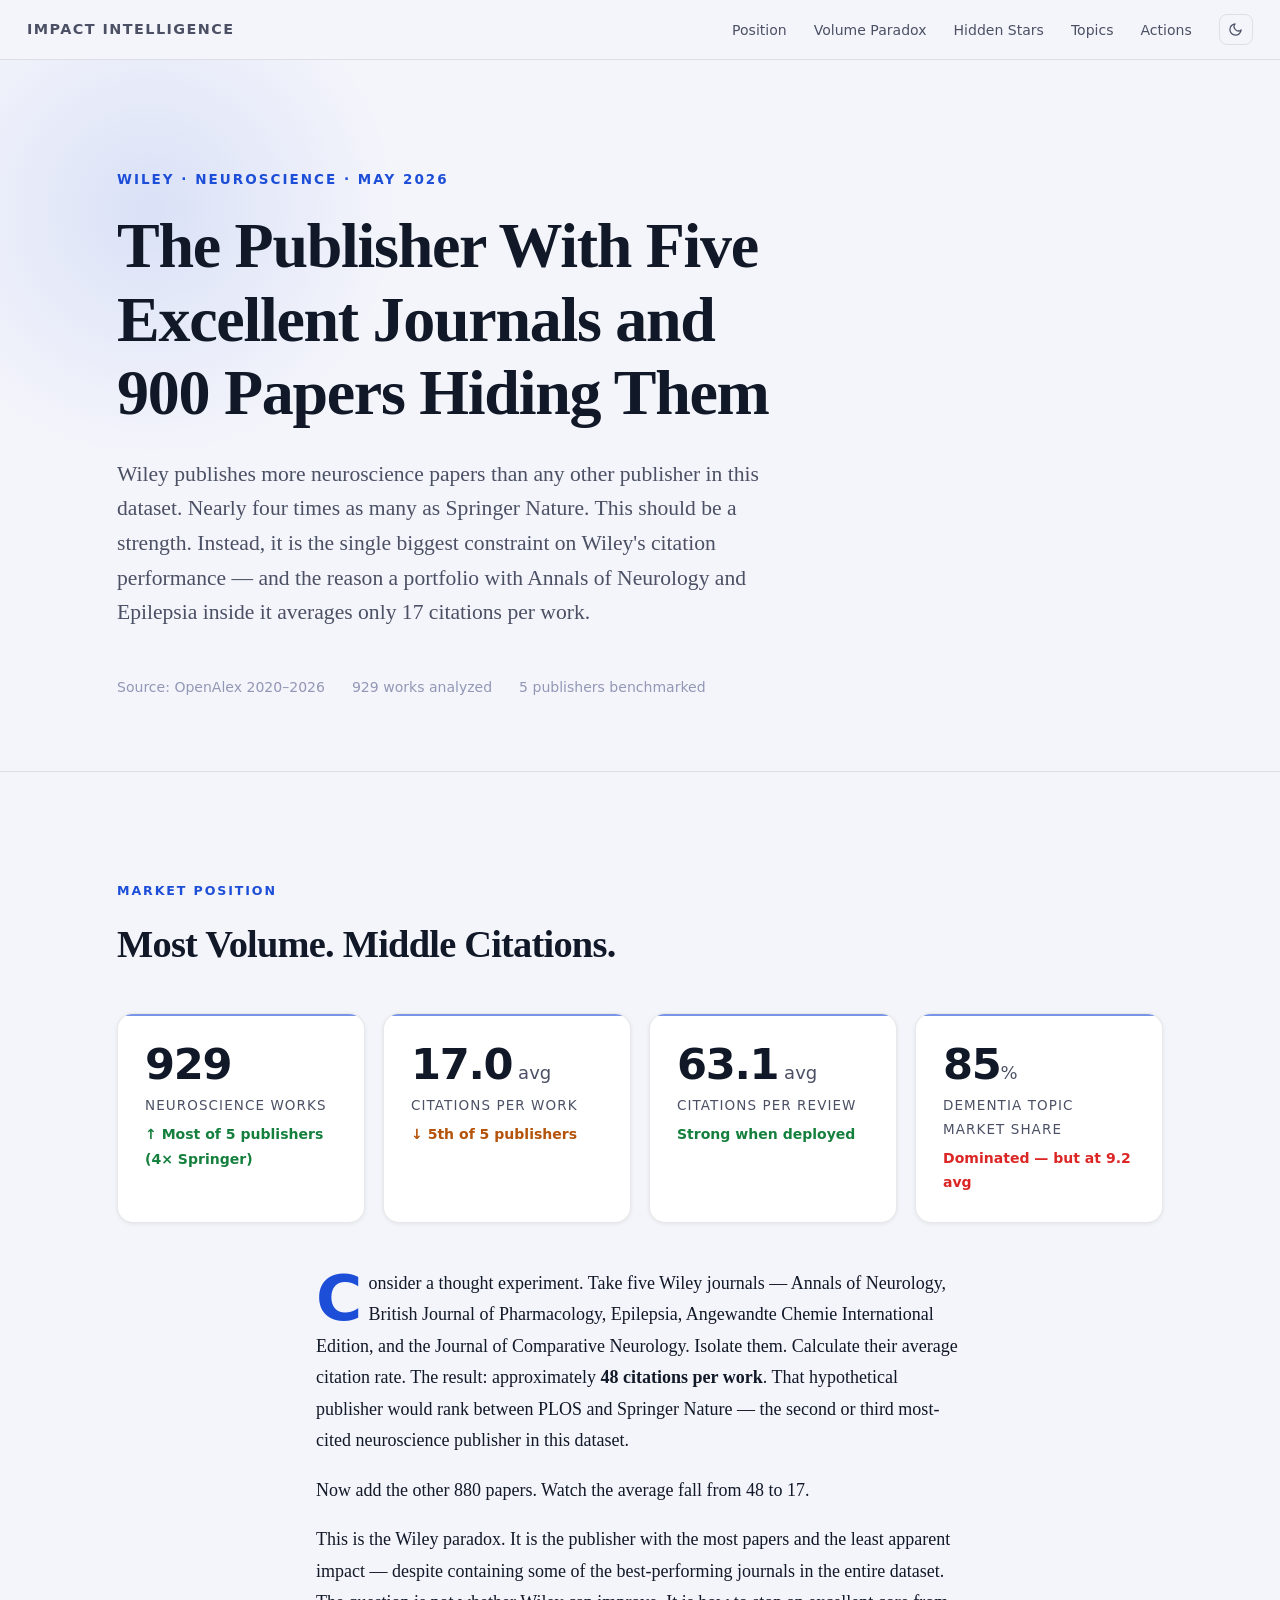
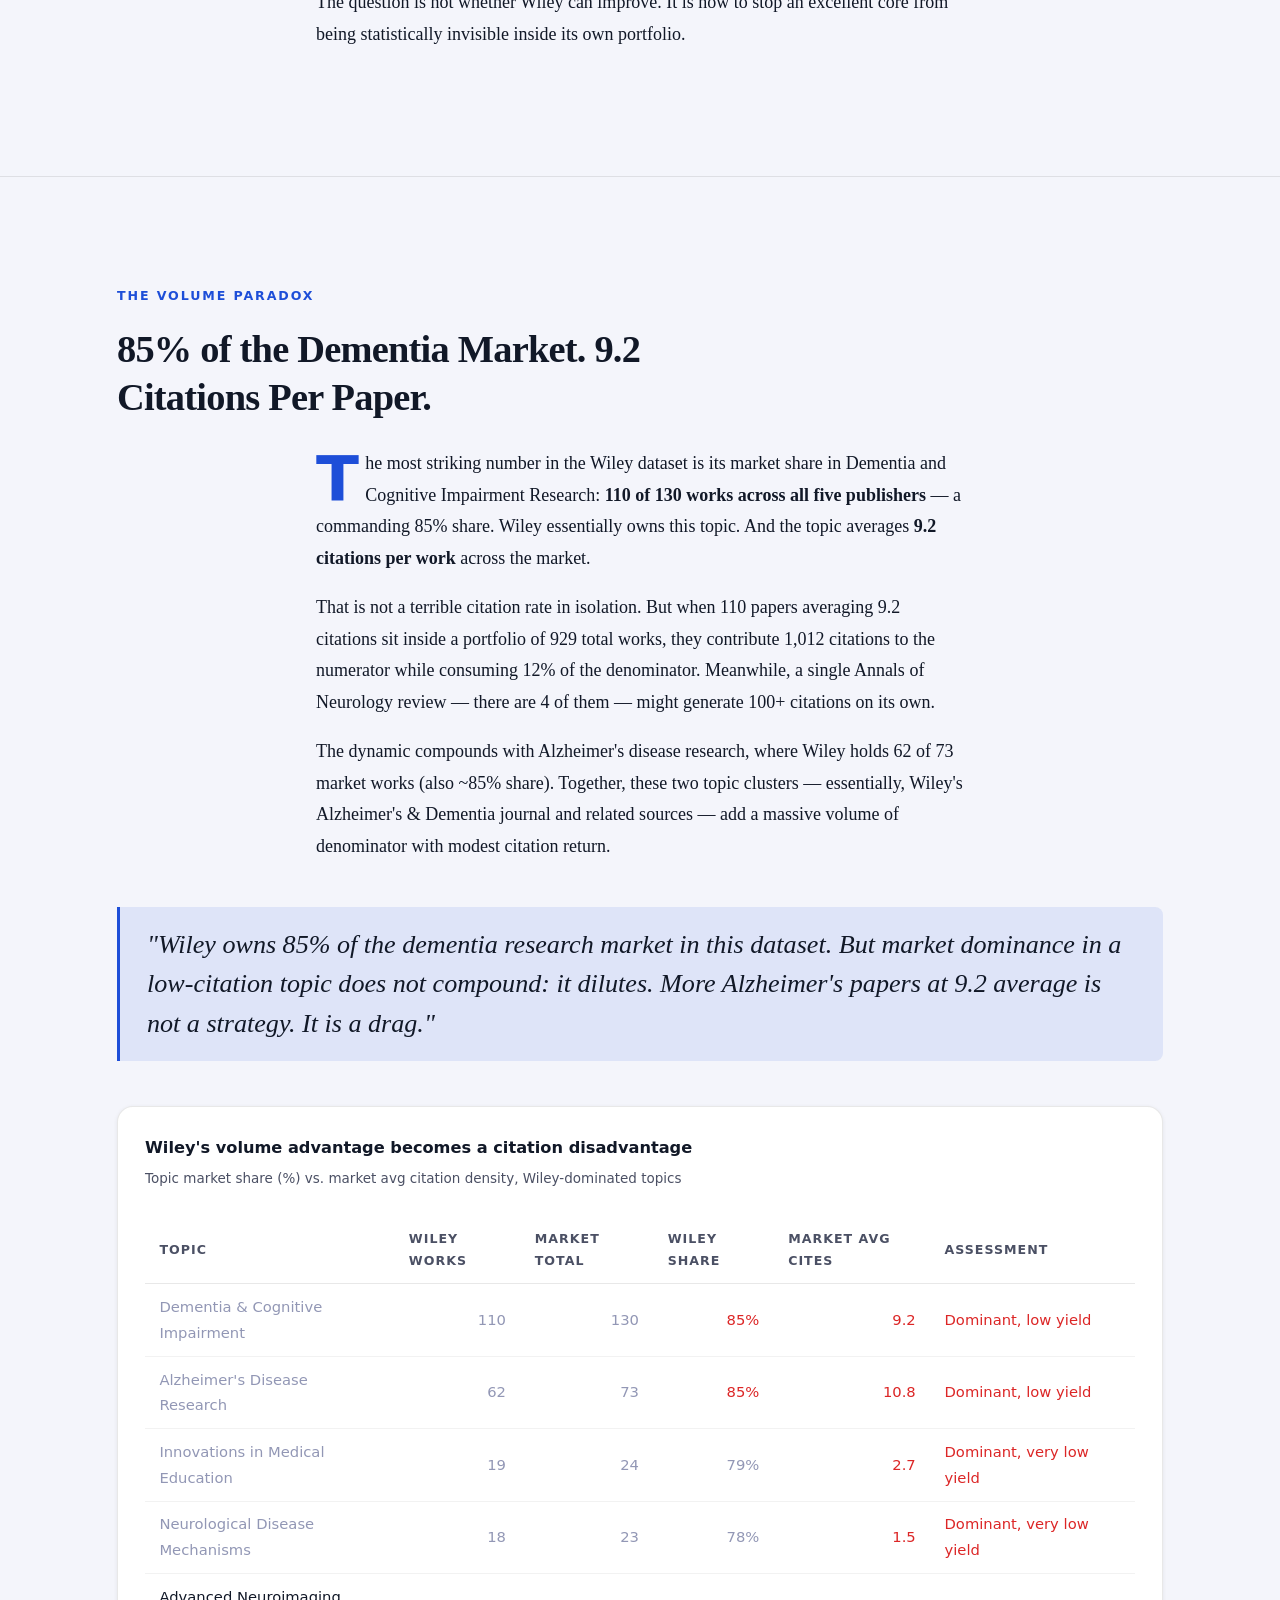
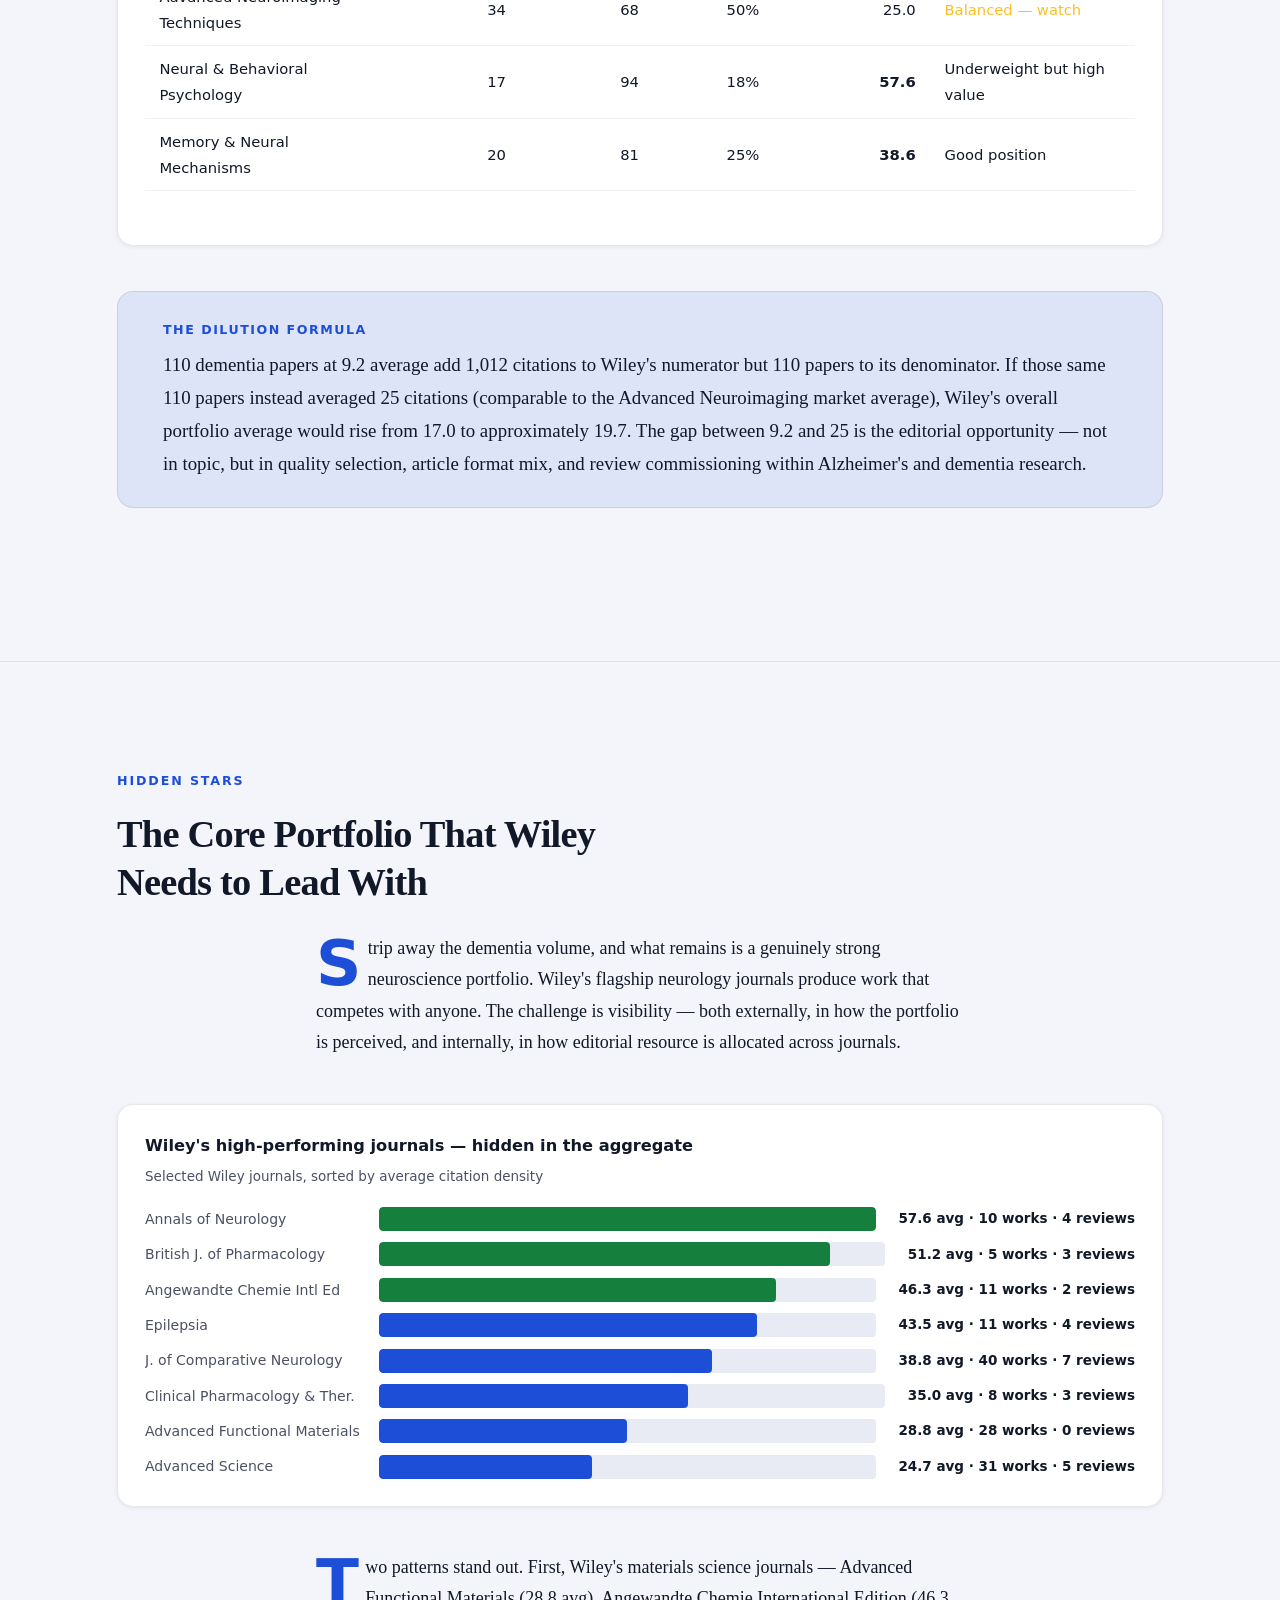
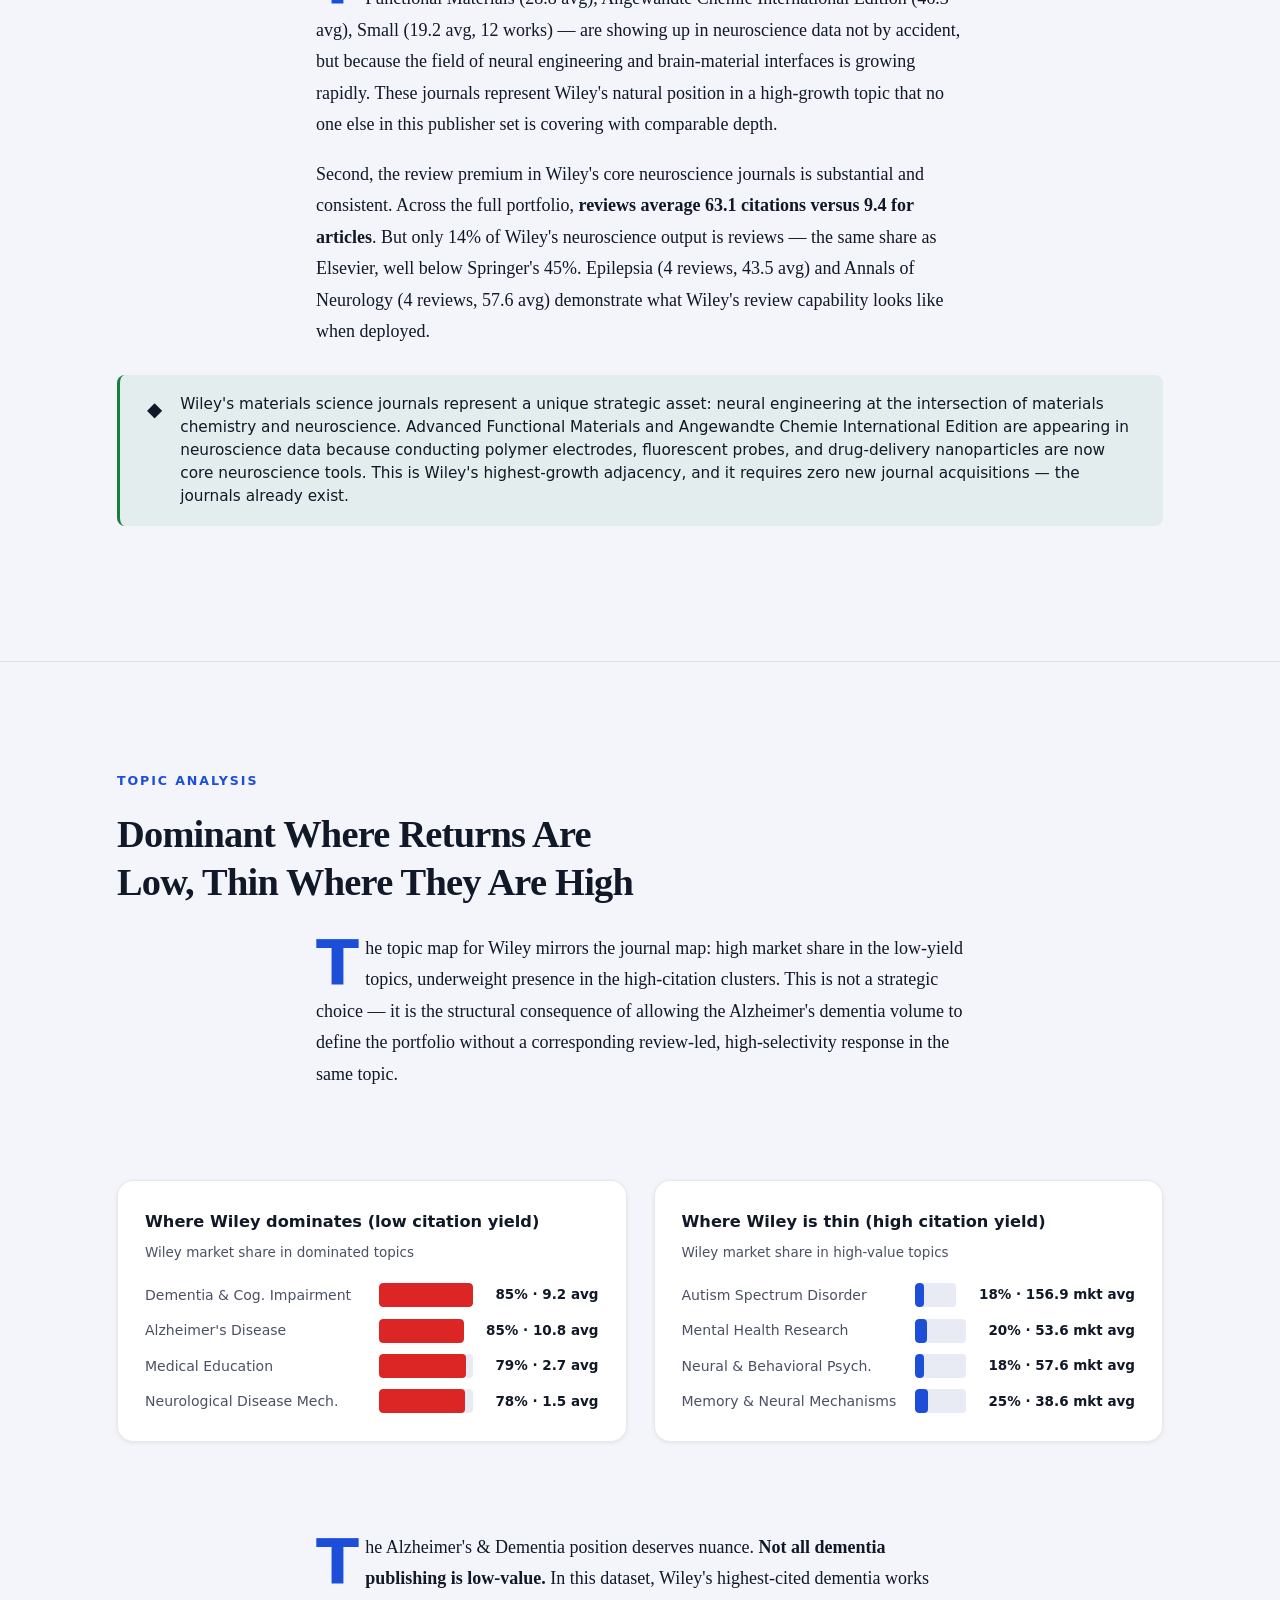
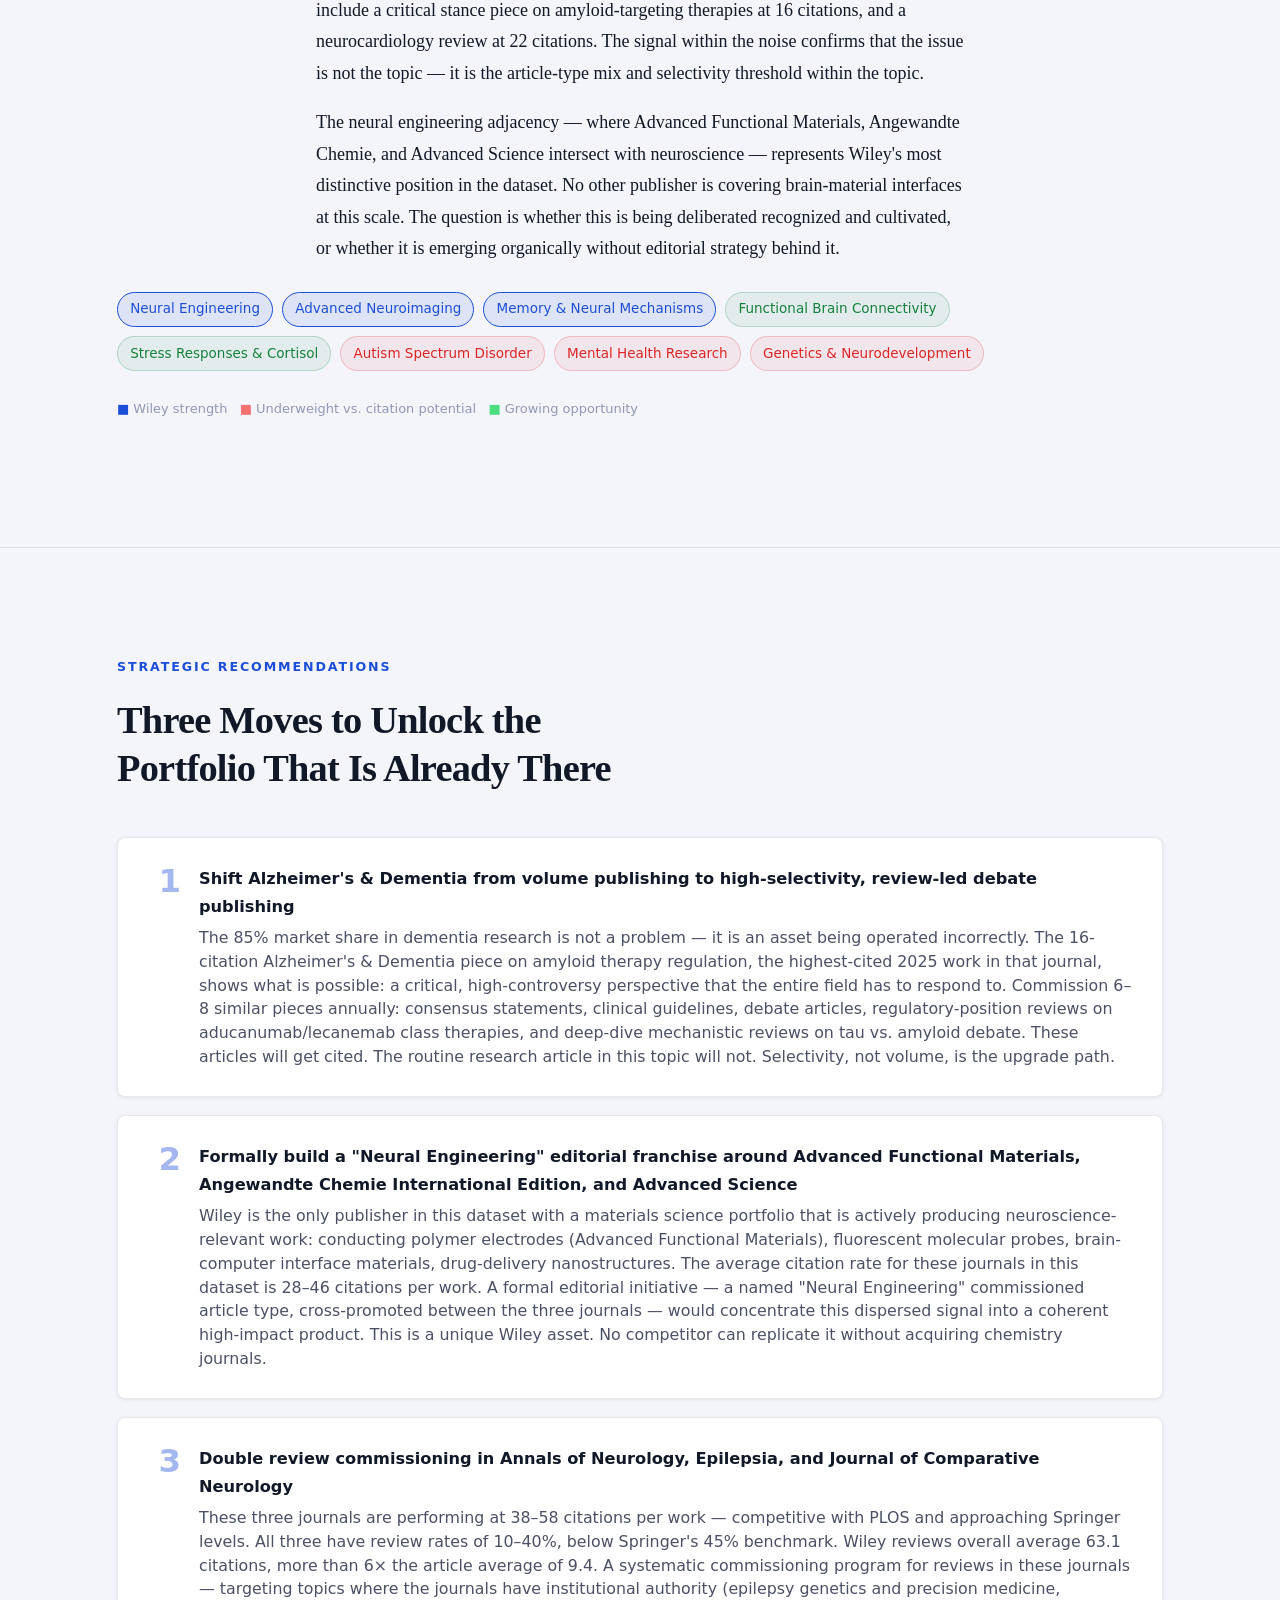
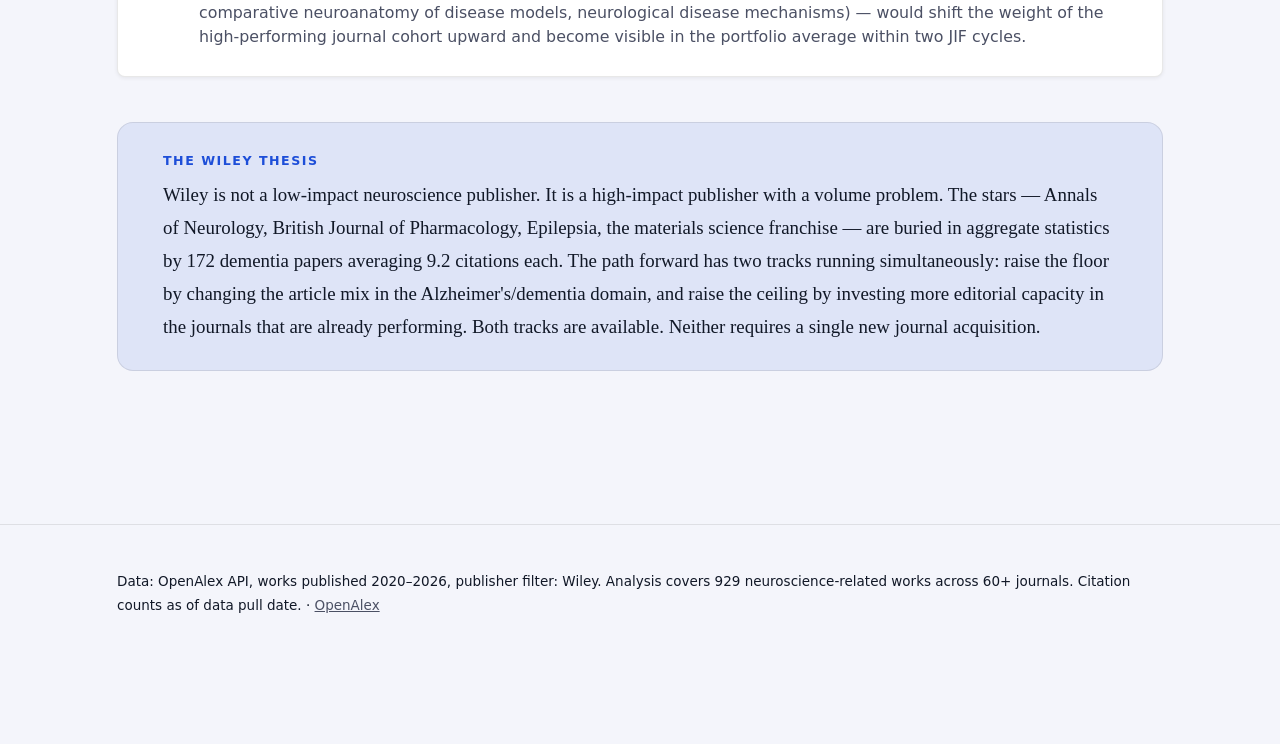
<file: docs/neuroscience-wiley-2026-05.html>
<!DOCTYPE html>
<html lang="en">
<head>
<meta charset="UTF-8">
<meta name="viewport" content="width=device-width, initial-scale=1.0">
<title>Wiley · Neuroscience Impact Report · May 2026</title>
<script>document.documentElement.dataset.theme=localStorage.getItem("ii-theme")||(matchMedia("(prefers-color-scheme:dark)").matches?"dark":"light")</script>
<link rel="stylesheet" href="style.css">
<script src="theme.js" defer></script>

<style>
  :root {
    --accent: #60a5fa;
    --accent-muted: rgba(96,165,250,0.08);
    --accent-glow: rgba(96,165,250,0.2);
    --accent-light: #1d4ed8;
    --accent-muted-light: rgba(29,78,216,0.1);
    --accent-glow-light: rgba(29,78,216,0.12);
  }
</style>
</head>
<body>

<nav class="nav">
  <a class="nav-brand" href="index.html">Impact Intelligence</a>
  <ul class="nav-links">
    <li><a href="#position">Position</a></li>
    <li><a href="#paradox">Volume Paradox</a></li>
    <li><a href="#stars">Hidden Stars</a></li>
    <li><a href="#topics">Topics</a></li>
    <li><a href="#actions">Actions</a></li>
  </ul>
</nav>

<section class="hero">
  <div class="container">
    <p class="hero-kicker fade-up">Wiley · Neuroscience · May 2026</p>
    <h1 class="hero-title fade-up-2">The Publisher With Five Excellent Journals and 900 Papers Hiding Them</h1>
    <p class="hero-deck fade-up-3">Wiley publishes more neuroscience papers than any other publisher in this dataset. Nearly four times as many as Springer Nature. This should be a strength. Instead, it is the single biggest constraint on Wiley's citation performance — and the reason a portfolio with Annals of Neurology and Epilepsia inside it averages only 17 citations per work.</p>
    <div class="hero-meta fade-up-3">
      <span>Source: OpenAlex 2020–2026</span>
      <span>929 works analyzed</span>
      <span>5 publishers benchmarked</span>
    </div>
  </div>
</section>

<section id="position">
  <div class="container">
    <p class="section-label">Market Position</p>
    <h2 class="section-title">Most Volume. Middle Citations.</h2>

    <div class="stat-row fade-up">
      <div class="stat-card">
        <div class="stat-value">929</div>
        <div class="stat-label">Neuroscience works</div>
        <div class="stat-delta up">↑ Most of 5 publishers (4× Springer)</div>
      </div>
      <div class="stat-card">
        <div class="stat-value">17.0<span class="stat-unit"> avg</span></div>
        <div class="stat-label">Citations per work</div>
        <div class="stat-delta warn">↓ 5th of 5 publishers</div>
      </div>
      <div class="stat-card">
        <div class="stat-value">63.1<span class="stat-unit"> avg</span></div>
        <div class="stat-label">Citations per review</div>
        <div class="stat-delta up">Strong when deployed</div>
      </div>
      <div class="stat-card">
        <div class="stat-value">85<span class="stat-unit">%</span></div>
        <div class="stat-label">Dementia topic market share</div>
        <div class="stat-delta down">Dominated — but at 9.2 avg</div>
      </div>
    </div>

    <div class="prose">
      <p>Consider a thought experiment. Take five Wiley journals — Annals of Neurology, British Journal of Pharmacology, Epilepsia, Angewandte Chemie International Edition, and the Journal of Comparative Neurology. Isolate them. Calculate their average citation rate. The result: approximately <strong>48 citations per work</strong>. That hypothetical publisher would rank between PLOS and Springer Nature — the second or third most-cited neuroscience publisher in this dataset.</p>
      <p>Now add the other 880 papers. Watch the average fall from 48 to 17.</p>
      <p>This is the Wiley paradox. It is the publisher with the most papers and the least apparent impact — despite containing some of the best-performing journals in the entire dataset. The question is not whether Wiley can improve. It is how to stop an excellent core from being statistically invisible inside its own portfolio.</p>
    </div>
  </div>
</section>

<section id="paradox">
  <div class="container">
    <p class="section-label">The Volume Paradox</p>
    <h2 class="section-title">85% of the Dementia Market. 9.2 Citations Per Paper.</h2>

    <div class="prose">
      <p>The most striking number in the Wiley dataset is its market share in Dementia and Cognitive Impairment Research: <strong>110 of 130 works across all five publishers</strong> — a commanding 85% share. Wiley essentially owns this topic. And the topic averages <strong>9.2 citations per work</strong> across the market.</p>
      <p>That is not a terrible citation rate in isolation. But when 110 papers averaging 9.2 citations sit inside a portfolio of 929 total works, they contribute 1,012 citations to the numerator while consuming 12% of the denominator. Meanwhile, a single Annals of Neurology review — there are 4 of them — might generate 100+ citations on its own.</p>
      <p>The dynamic compounds with Alzheimer's disease research, where Wiley holds 62 of 73 market works (also ~85% share). Together, these two topic clusters — essentially, Wiley's Alzheimer's &amp; Dementia journal and related sources — add a massive volume of denominator with modest citation return.</p>
    </div>

    <div class="pull-quote">"Wiley owns 85% of the dementia research market in this dataset. But market dominance in a low-citation topic does not compound: it dilutes. More Alzheimer's papers at 9.2 average is not a strategy. It is a drag."</div>

    <div class="chart-wrap">
      <div class="chart-headline">Wiley's volume advantage becomes a citation disadvantage</div>
      <div class="chart-subline">Topic market share (%) vs. market avg citation density, Wiley-dominated topics</div>
      <table class="data-table">
        <thead>
          <tr>
            <th>Topic</th>
            <th class="num">Wiley works</th>
            <th class="num">Market total</th>
            <th class="num">Wiley share</th>
            <th class="num">Market avg cites</th>
            <th>Assessment</th>
          </tr>
        </thead>
        <tbody>
          <tr class="dimmed">
            <td>Dementia &amp; Cognitive Impairment</td>
            <td class="num">110</td>
            <td class="num">130</td>
            <td class="num warn-cell">85%</td>
            <td class="num warn-cell">9.2</td>
            <td class="warn-cell">Dominant, low yield</td>
          </tr>
          <tr class="dimmed">
            <td>Alzheimer's Disease Research</td>
            <td class="num">62</td>
            <td class="num">73</td>
            <td class="num warn-cell">85%</td>
            <td class="num warn-cell">10.8</td>
            <td class="warn-cell">Dominant, low yield</td>
          </tr>
          <tr class="dimmed">
            <td>Innovations in Medical Education</td>
            <td class="num">19</td>
            <td class="num">24</td>
            <td class="num">79%</td>
            <td class="num warn-cell">2.7</td>
            <td class="warn-cell">Dominant, very low yield</td>
          </tr>
          <tr class="dimmed">
            <td>Neurological Disease Mechanisms</td>
            <td class="num">18</td>
            <td class="num">23</td>
            <td class="num">78%</td>
            <td class="num warn-cell">1.5</td>
            <td class="warn-cell">Dominant, very low yield</td>
          </tr>
          <tr>
            <td>Advanced Neuroimaging Techniques</td>
            <td class="num">34</td>
            <td class="num">68</td>
            <td class="num">50%</td>
            <td class="num">25.0</td>
            <td style="color:#fbbf24">Balanced — watch</td>
          </tr>
          <tr class="highlight">
            <td>Neural &amp; Behavioral Psychology</td>
            <td class="num">17</td>
            <td class="num">94</td>
            <td class="num">18%</td>
            <td class="num accent-cell">57.6</td>
            <td class="good-cell">Underweight but high value</td>
          </tr>
          <tr class="highlight">
            <td>Memory &amp; Neural Mechanisms</td>
            <td class="num">20</td>
            <td class="num">81</td>
            <td class="num">25%</td>
            <td class="num accent-cell">38.6</td>
            <td class="good-cell">Good position</td>
          </tr>
        </tbody>
      </table>
    </div>

    <div class="insight-box">
      <div class="insight-box-title">The Dilution Formula</div>
      <p>110 dementia papers at 9.2 average add 1,012 citations to Wiley's numerator but 110 papers to its denominator. If those same 110 papers instead averaged 25 citations (comparable to the Advanced Neuroimaging market average), Wiley's overall portfolio average would rise from 17.0 to approximately 19.7. The gap between 9.2 and 25 is the editorial opportunity — not in topic, but in quality selection, article format mix, and review commissioning within Alzheimer's and dementia research.</p>
    </div>
  </div>
</section>

<section id="stars">
  <div class="container">
    <p class="section-label">Hidden Stars</p>
    <h2 class="section-title">The Core Portfolio That Wiley Needs to Lead With</h2>

    <div class="prose">
      <p>Strip away the dementia volume, and what remains is a genuinely strong neuroscience portfolio. Wiley's flagship neurology journals produce work that competes with anyone. The challenge is visibility — both externally, in how the portfolio is perceived, and internally, in how editorial resource is allocated across journals.</p>
    </div>

    <div class="chart-wrap">
      <div class="chart-headline">Wiley's high-performing journals — hidden in the aggregate</div>
      <div class="chart-subline">Selected Wiley journals, sorted by average citation density</div>
      <div class="bar-chart">
        <div class="bar-row">
          <div class="bar-label">Annals of Neurology</div>
          <div class="bar-track"><div class="bar-fill good" style="width:100%"></div></div>
          <div class="bar-value">57.6 avg · 10 works · 4 reviews</div>
        </div>
        <div class="bar-row">
          <div class="bar-label">British J. of Pharmacology</div>
          <div class="bar-track"><div class="bar-fill good" style="width:89%"></div></div>
          <div class="bar-value">51.2 avg · 5 works · 3 reviews</div>
        </div>
        <div class="bar-row">
          <div class="bar-label">Angewandte Chemie Intl Ed</div>
          <div class="bar-track"><div class="bar-fill good" style="width:80%"></div></div>
          <div class="bar-value">46.3 avg · 11 works · 2 reviews</div>
        </div>
        <div class="bar-row">
          <div class="bar-label">Epilepsia</div>
          <div class="bar-track"><div class="bar-fill" style="width:76%"></div></div>
          <div class="bar-value">43.5 avg · 11 works · 4 reviews</div>
        </div>
        <div class="bar-row">
          <div class="bar-label">J. of Comparative Neurology</div>
          <div class="bar-track"><div class="bar-fill" style="width:67%"></div></div>
          <div class="bar-value">38.8 avg · 40 works · 7 reviews</div>
        </div>
        <div class="bar-row">
          <div class="bar-label">Clinical Pharmacology &amp; Ther.</div>
          <div class="bar-track"><div class="bar-fill" style="width:61%"></div></div>
          <div class="bar-value">35.0 avg · 8 works · 3 reviews</div>
        </div>
        <div class="bar-row">
          <div class="bar-label">Advanced Functional Materials</div>
          <div class="bar-track"><div class="bar-fill" style="width:50%"></div></div>
          <div class="bar-value">28.8 avg · 28 works · 0 reviews</div>
        </div>
        <div class="bar-row">
          <div class="bar-label">Advanced Science</div>
          <div class="bar-track"><div class="bar-fill" style="width:43%"></div></div>
          <div class="bar-value">24.7 avg · 31 works · 5 reviews</div>
        </div>
      </div>
    </div>

    <div class="prose">
      <p>Two patterns stand out. First, Wiley's materials science journals — Advanced Functional Materials (28.8 avg), Angewandte Chemie International Edition (46.3 avg), Small (19.2 avg, 12 works) — are showing up in neuroscience data not by accident, but because the field of neural engineering and brain-material interfaces is growing rapidly. These journals represent Wiley's natural position in a high-growth topic that no one else in this publisher set is covering with comparable depth.</p>
      <p>Second, the review premium in Wiley's core neuroscience journals is substantial and consistent. Across the full portfolio, <strong>reviews average 63.1 citations versus 9.4 for articles</strong>. But only 14% of Wiley's neuroscience output is reviews — the same share as Elsevier, well below Springer's 45%. Epilepsia (4 reviews, 43.5 avg) and Annals of Neurology (4 reviews, 57.6 avg) demonstrate what Wiley's review capability looks like when deployed.</p>
    </div>

    <div class="callout success">
      <span class="callout-icon">◆</span>
      <p>Wiley's materials science journals represent a unique strategic asset: neural engineering at the intersection of materials chemistry and neuroscience. Advanced Functional Materials and Angewandte Chemie International Edition are appearing in neuroscience data because conducting polymer electrodes, fluorescent probes, and drug-delivery nanoparticles are now core neuroscience tools. This is Wiley's highest-growth adjacency, and it requires zero new journal acquisitions — the journals already exist.</p>
    </div>
  </div>
</section>

<section id="topics">
  <div class="container">
    <p class="section-label">Topic Analysis</p>
    <h2 class="section-title">Dominant Where Returns Are Low, Thin Where They Are High</h2>

    <div class="prose">
      <p>The topic map for Wiley mirrors the journal map: high market share in the low-yield topics, underweight presence in the high-citation clusters. This is not a strategic choice — it is the structural consequence of allowing the Alzheimer's dementia volume to define the portfolio without a corresponding review-led, high-selectivity response in the same topic.</p>
    </div>

    <div class="two-col">
      <div class="chart-wrap">
        <div class="chart-headline">Where Wiley dominates (low citation yield)</div>
        <div class="chart-subline">Wiley market share in dominated topics</div>
        <div class="bar-chart" style="margin-top:1rem">
          <div class="bar-row">
            <div class="bar-label">Dementia &amp; Cog. Impairment</div>
            <div class="bar-track"><div class="bar-fill warn" style="width:100%"></div></div>
            <div class="bar-value">85% · 9.2 avg</div>
          </div>
          <div class="bar-row">
            <div class="bar-label">Alzheimer's Disease</div>
            <div class="bar-track"><div class="bar-fill warn" style="width:100%"></div></div>
            <div class="bar-value">85% · 10.8 avg</div>
          </div>
          <div class="bar-row">
            <div class="bar-label">Medical Education</div>
            <div class="bar-track"><div class="bar-fill warn" style="width:93%"></div></div>
            <div class="bar-value">79% · 2.7 avg</div>
          </div>
          <div class="bar-row">
            <div class="bar-label">Neurological Disease Mech.</div>
            <div class="bar-track"><div class="bar-fill warn" style="width:92%"></div></div>
            <div class="bar-value">78% · 1.5 avg</div>
          </div>
        </div>
      </div>
      <div class="chart-wrap">
        <div class="chart-headline">Where Wiley is thin (high citation yield)</div>
        <div class="chart-subline">Wiley market share in high-value topics</div>
        <div class="bar-chart" style="margin-top:1rem">
          <div class="bar-row">
            <div class="bar-label">Autism Spectrum Disorder</div>
            <div class="bar-track"><div class="bar-fill" style="width:21%"></div></div>
            <div class="bar-value">18% · 156.9 mkt avg</div>
          </div>
          <div class="bar-row">
            <div class="bar-label">Mental Health Research</div>
            <div class="bar-track"><div class="bar-fill" style="width:23%"></div></div>
            <div class="bar-value">20% · 53.6 mkt avg</div>
          </div>
          <div class="bar-row">
            <div class="bar-label">Neural &amp; Behavioral Psych.</div>
            <div class="bar-track"><div class="bar-fill" style="width:18%"></div></div>
            <div class="bar-value">18% · 57.6 mkt avg</div>
          </div>
          <div class="bar-row">
            <div class="bar-label">Memory &amp; Neural Mechanisms</div>
            <div class="bar-track"><div class="bar-fill" style="width:25%"></div></div>
            <div class="bar-value">25% · 38.6 mkt avg</div>
          </div>
        </div>
      </div>
    </div>

    <div class="prose">
      <p>The Alzheimer's &amp; Dementia position deserves nuance. <strong>Not all dementia publishing is low-value.</strong> In this dataset, Wiley's highest-cited dementia works include a critical stance piece on amyloid-targeting therapies at 16 citations, and a neurocardiology review at 22 citations. The signal within the noise confirms that the issue is not the topic — it is the article-type mix and selectivity threshold within the topic.</p>
      <p>The neural engineering adjacency — where Advanced Functional Materials, Angewandte Chemie, and Advanced Science intersect with neuroscience — represents Wiley's most distinctive position in the dataset. No other publisher is covering brain-material interfaces at this scale. The question is whether this is being deliberated recognized and cultivated, or whether it is emerging organically without editorial strategy behind it.</p>
    </div>

    <div class="bubble-grid">
      <div class="topic-bubble owned">Neural Engineering <span class="tip">Wiley: Advanced Functional Materials + Angewandte Chemie — unique position</span></div>
      <div class="topic-bubble owned">Advanced Neuroimaging <span class="tip">Wiley: 50% share · 25.0 mkt avg — Medical Physics vehicle</span></div>
      <div class="topic-bubble owned">Memory &amp; Neural Mechanisms <span class="tip">Wiley: 25% share · 38.6 mkt avg</span></div>
      <div class="topic-bubble opportunity">Functional Brain Connectivity <span class="tip">Wiley: 27% share · 47.4 mkt avg — grow review content</span></div>
      <div class="topic-bubble opportunity">Stress Responses &amp; Cortisol <span class="tip">High historical citation density — Wiley has 1 work in 2025</span></div>
      <div class="topic-bubble missing">Autism Spectrum Disorder <span class="tip">Wiley: 18% share · 156.9 mkt avg — highest-citation topic</span></div>
      <div class="topic-bubble missing">Mental Health Research <span class="tip">Wiley: 20% share · 53.6 mkt avg — underdeveloped</span></div>
      <div class="topic-bubble missing">Genetics &amp; Neurodevelopment <span class="tip">Wiley: 12% share · 131.7 mkt avg — major gap</span></div>
    </div>
    <p style="font-family:var(--font-ui);font-size:0.72rem;color:var(--color-text-dim);margin-top:0.5rem">
      <span style="color:var(--accent)">■</span> Wiley strength &nbsp;
      <span style="color:#f87171">■</span> Underweight vs. citation potential &nbsp;
      <span style="color:#4ade80">■</span> Growing opportunity
    </p>
  </div>
</section>

<section id="actions">
  <div class="container">
    <p class="section-label">Strategic Recommendations</p>
    <h2 class="section-title">Three Moves to Unlock the Portfolio That Is Already There</h2>

    <ul class="action-list">
      <li class="action-item">
        <div class="action-num">1</div>
        <div class="action-text">
          <strong>Shift Alzheimer's &amp; Dementia from volume publishing to high-selectivity, review-led debate publishing</strong>
          <p>The 85% market share in dementia research is not a problem — it is an asset being operated incorrectly. The 16-citation Alzheimer's &amp; Dementia piece on amyloid therapy regulation, the highest-cited 2025 work in that journal, shows what is possible: a critical, high-controversy perspective that the entire field has to respond to. Commission 6–8 similar pieces annually: consensus statements, clinical guidelines, debate articles, regulatory-position reviews on aducanumab/lecanemab class therapies, and deep-dive mechanistic reviews on tau vs. amyloid debate. These articles will get cited. The routine research article in this topic will not. Selectivity, not volume, is the upgrade path.</p>
        </div>
      </li>
      <li class="action-item">
        <div class="action-num">2</div>
        <div class="action-text">
          <strong>Formally build a "Neural Engineering" editorial franchise around Advanced Functional Materials, Angewandte Chemie International Edition, and Advanced Science</strong>
          <p>Wiley is the only publisher in this dataset with a materials science portfolio that is actively producing neuroscience-relevant work: conducting polymer electrodes (Advanced Functional Materials), fluorescent molecular probes, brain-computer interface materials, drug-delivery nanostructures. The average citation rate for these journals in this dataset is 28–46 citations per work. A formal editorial initiative — a named "Neural Engineering" commissioned article type, cross-promoted between the three journals — would concentrate this dispersed signal into a coherent high-impact product. This is a unique Wiley asset. No competitor can replicate it without acquiring chemistry journals.</p>
        </div>
      </li>
      <li class="action-item">
        <div class="action-num">3</div>
        <div class="action-text">
          <strong>Double review commissioning in Annals of Neurology, Epilepsia, and Journal of Comparative Neurology</strong>
          <p>These three journals are performing at 38–58 citations per work — competitive with PLOS and approaching Springer levels. All three have review rates of 10–40%, below Springer's 45% benchmark. Wiley reviews overall average 63.1 citations, more than 6× the article average of 9.4. A systematic commissioning program for reviews in these journals — targeting topics where the journals have institutional authority (epilepsy genetics and precision medicine, comparative neuroanatomy of disease models, neurological disease mechanisms) — would shift the weight of the high-performing journal cohort upward and become visible in the portfolio average within two JIF cycles.</p>
        </div>
      </li>
    </ul>

    <div class="insight-box" style="margin-top:var(--space-lg)">
      <div class="insight-box-title">The Wiley Thesis</div>
      <p>Wiley is not a low-impact neuroscience publisher. It is a high-impact publisher with a volume problem. The stars — Annals of Neurology, British Journal of Pharmacology, Epilepsia, the materials science franchise — are buried in aggregate statistics by 172 dementia papers averaging 9.2 citations each. The path forward has two tracks running simultaneously: raise the floor by changing the article mix in the Alzheimer's/dementia domain, and raise the ceiling by investing more editorial capacity in the journals that are already performing. Both tracks are available. Neither requires a single new journal acquisition.</p>
    </div>
  </div>
</section>

<footer class="report-footer">
  <div class="container">
    <p>Data: OpenAlex API, works published 2020–2026, publisher filter: Wiley. Analysis covers 929 neuroscience-related works across 60+ journals. Citation counts as of data pull date. · <a href="https://openalex.org">OpenAlex</a></p>
  </div>
</footer>

</body>
</html>
</file>
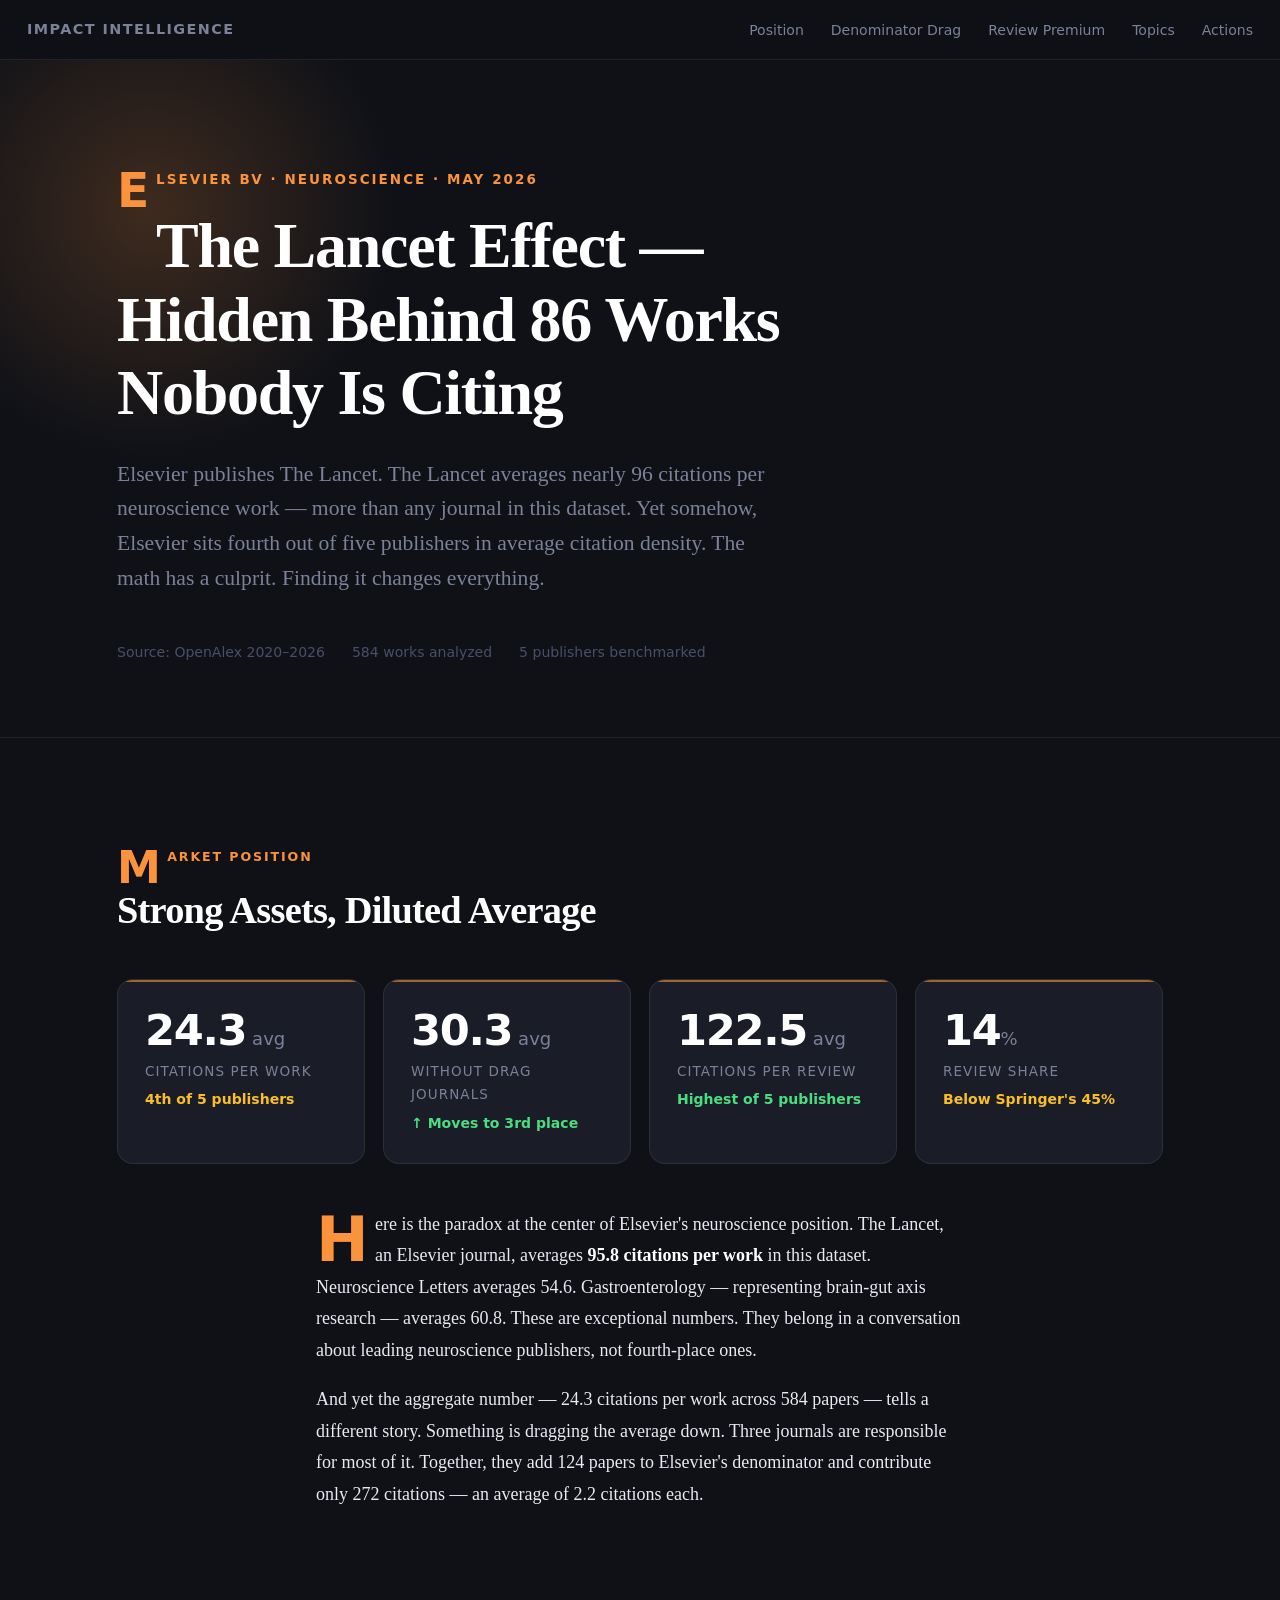
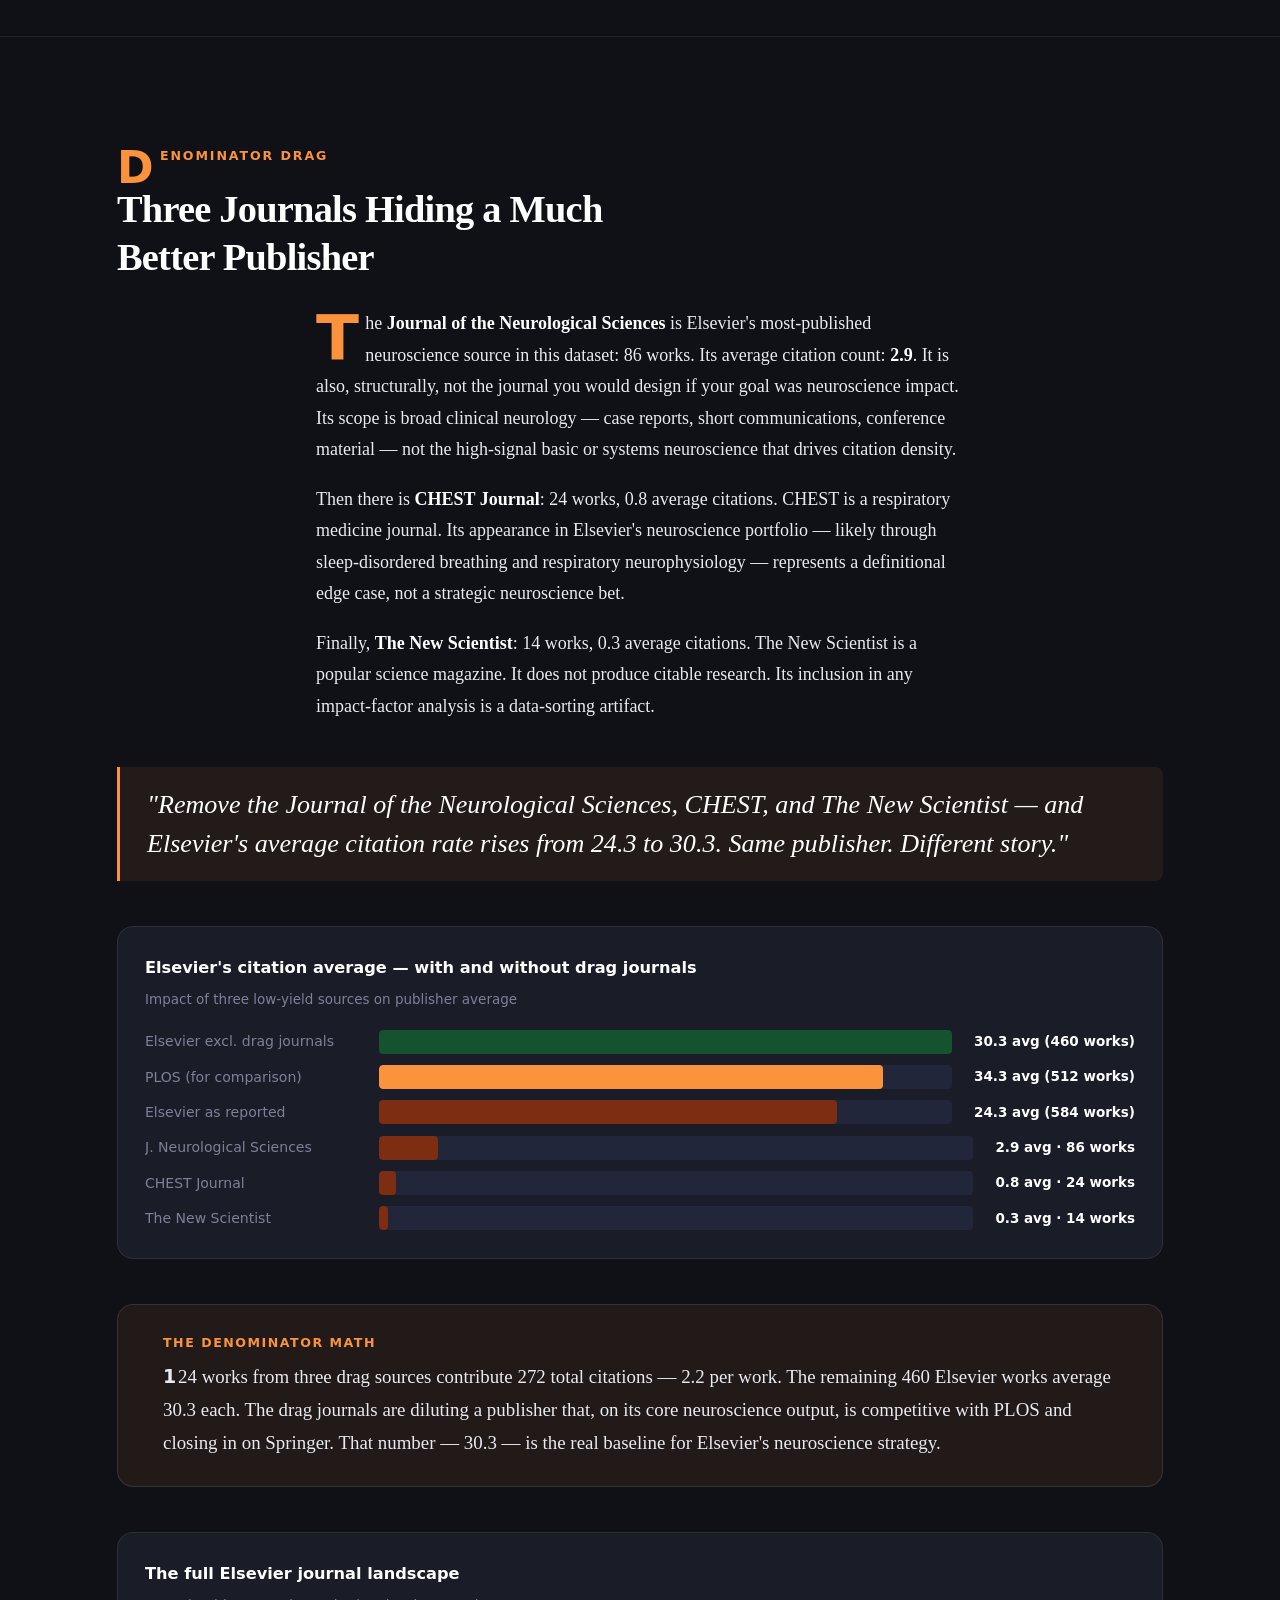
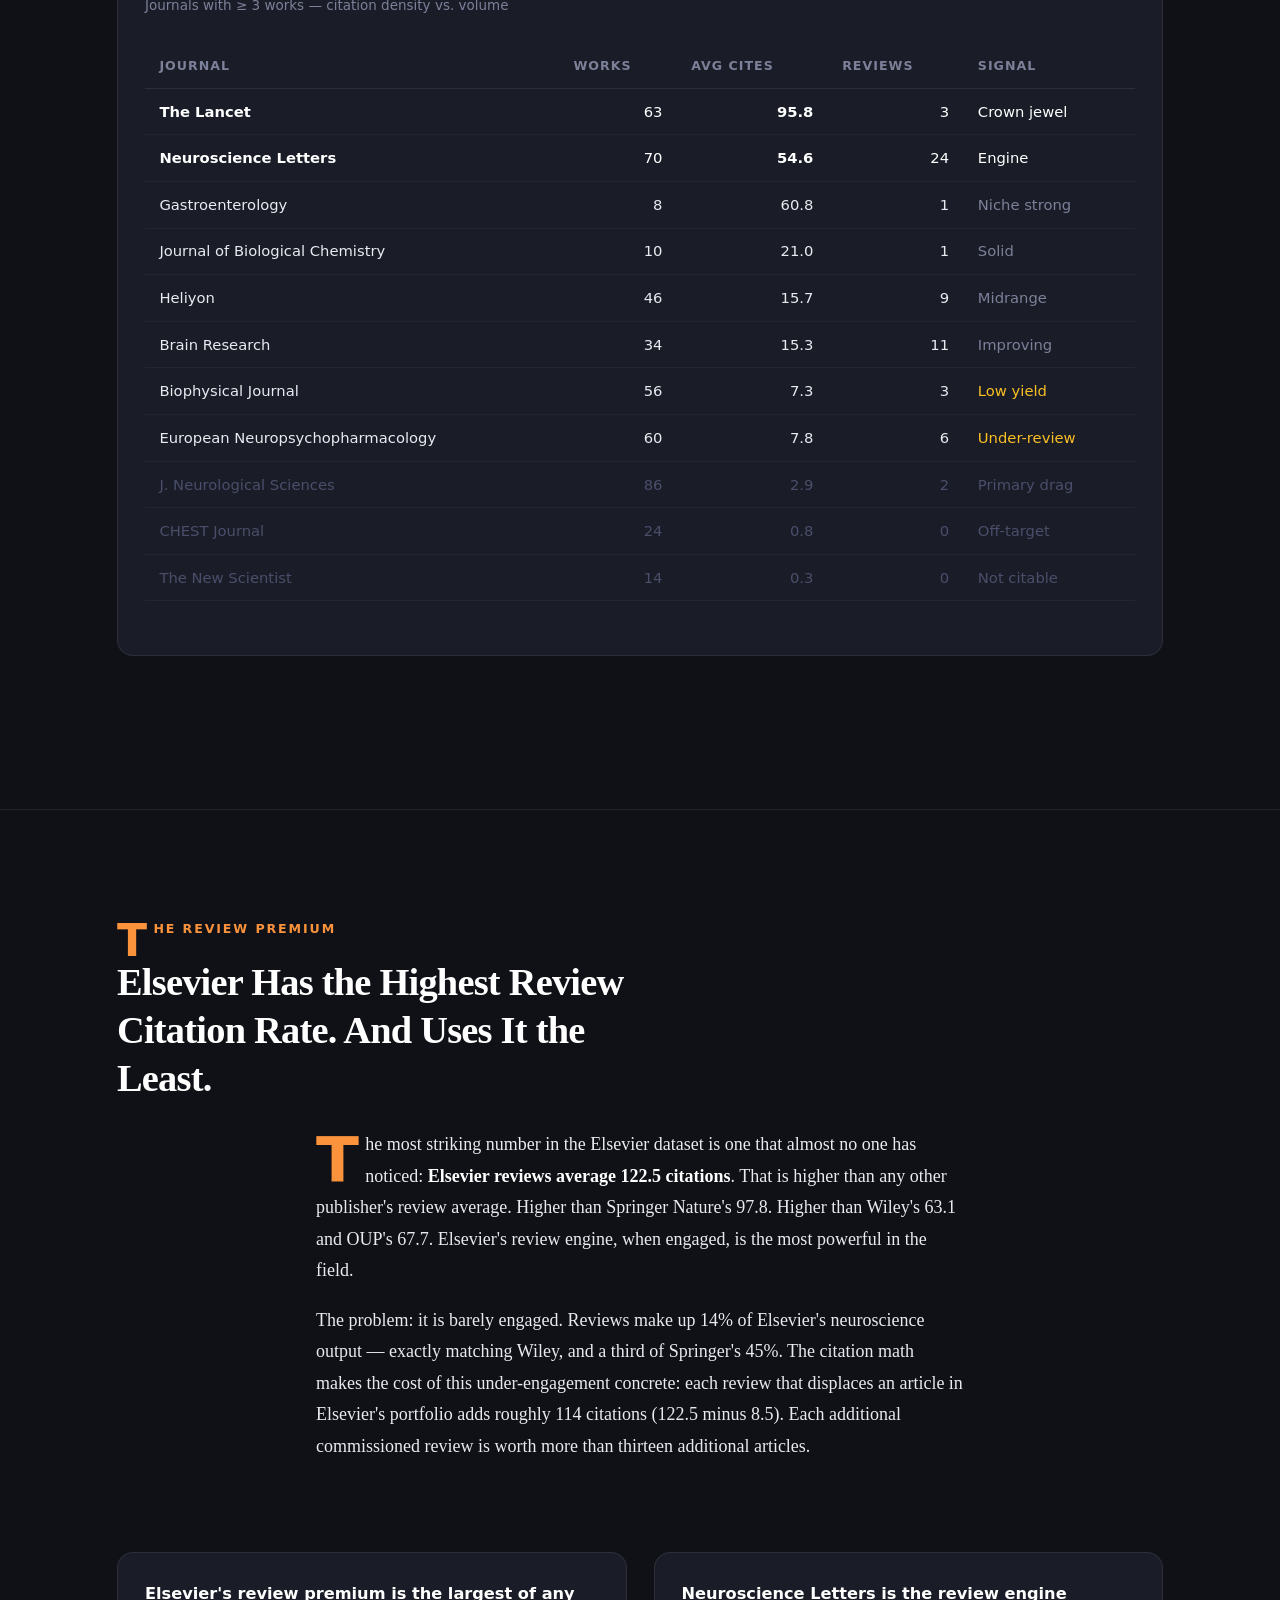
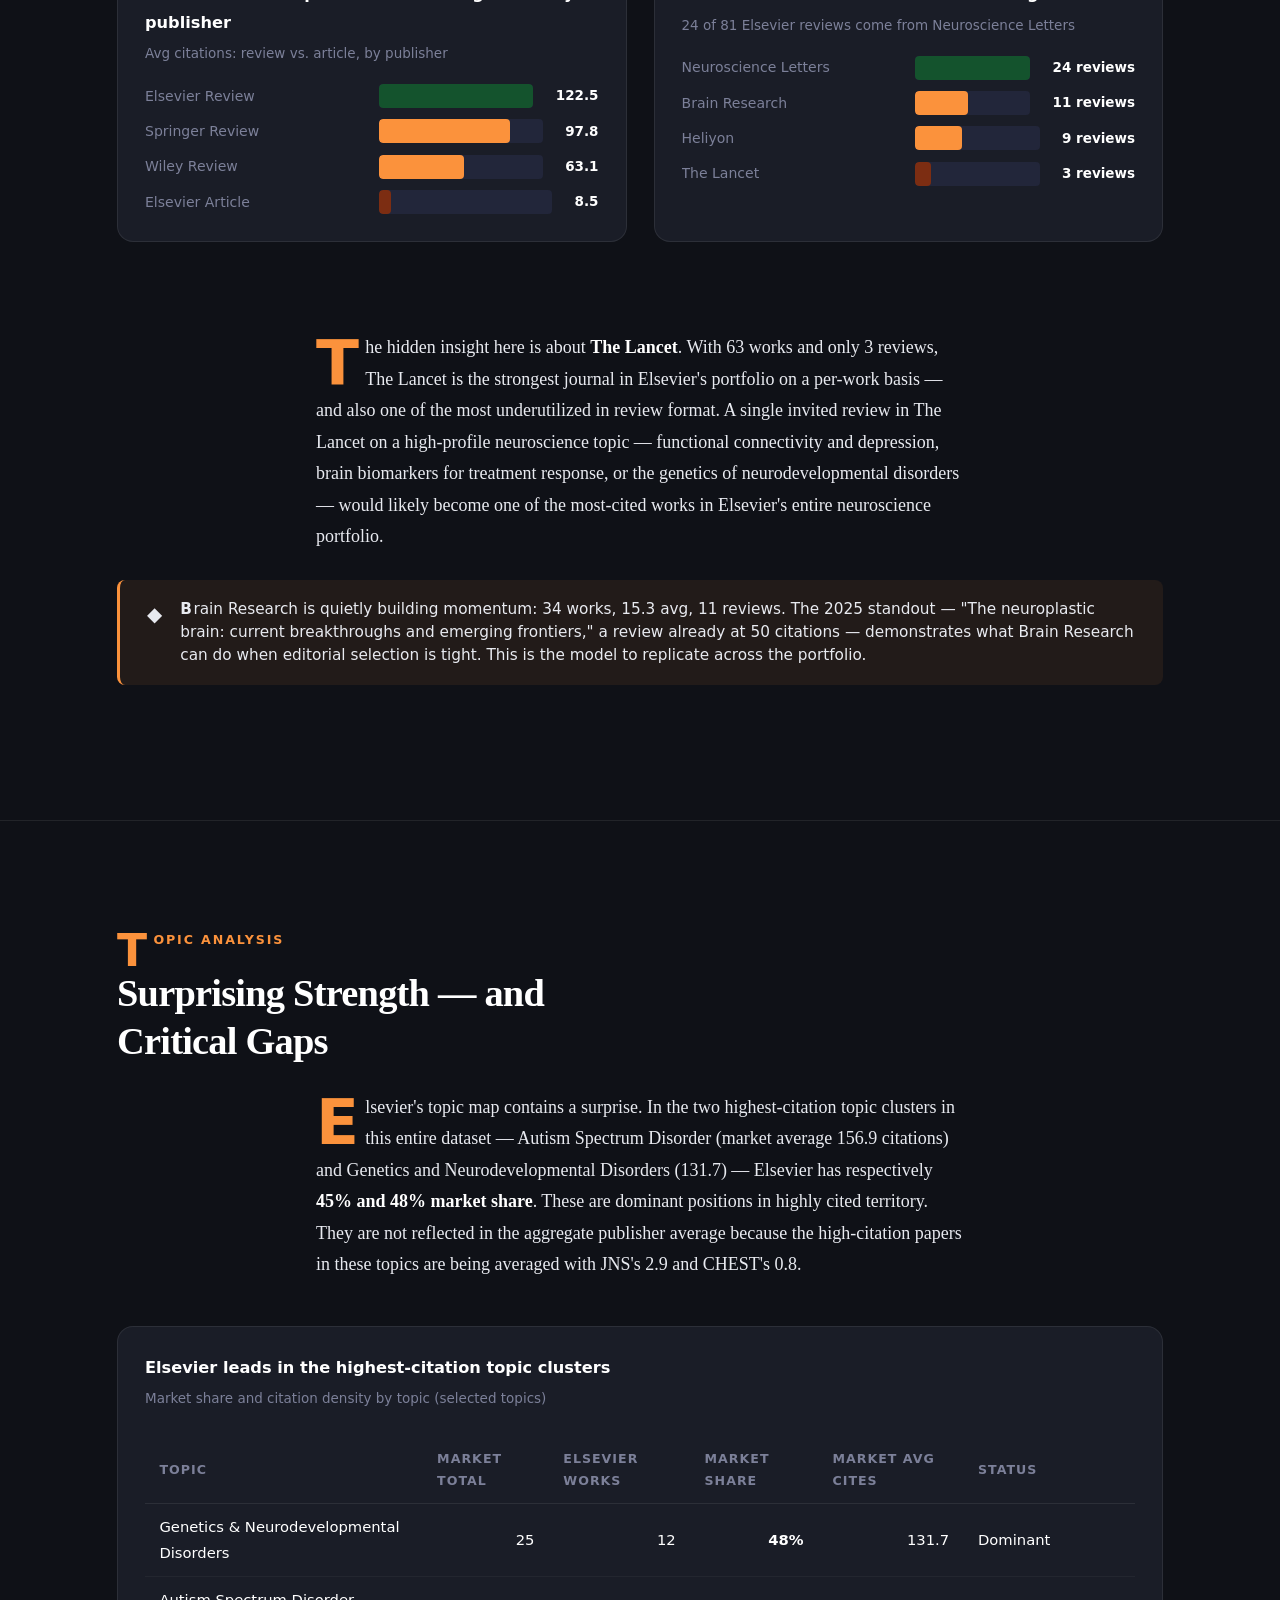
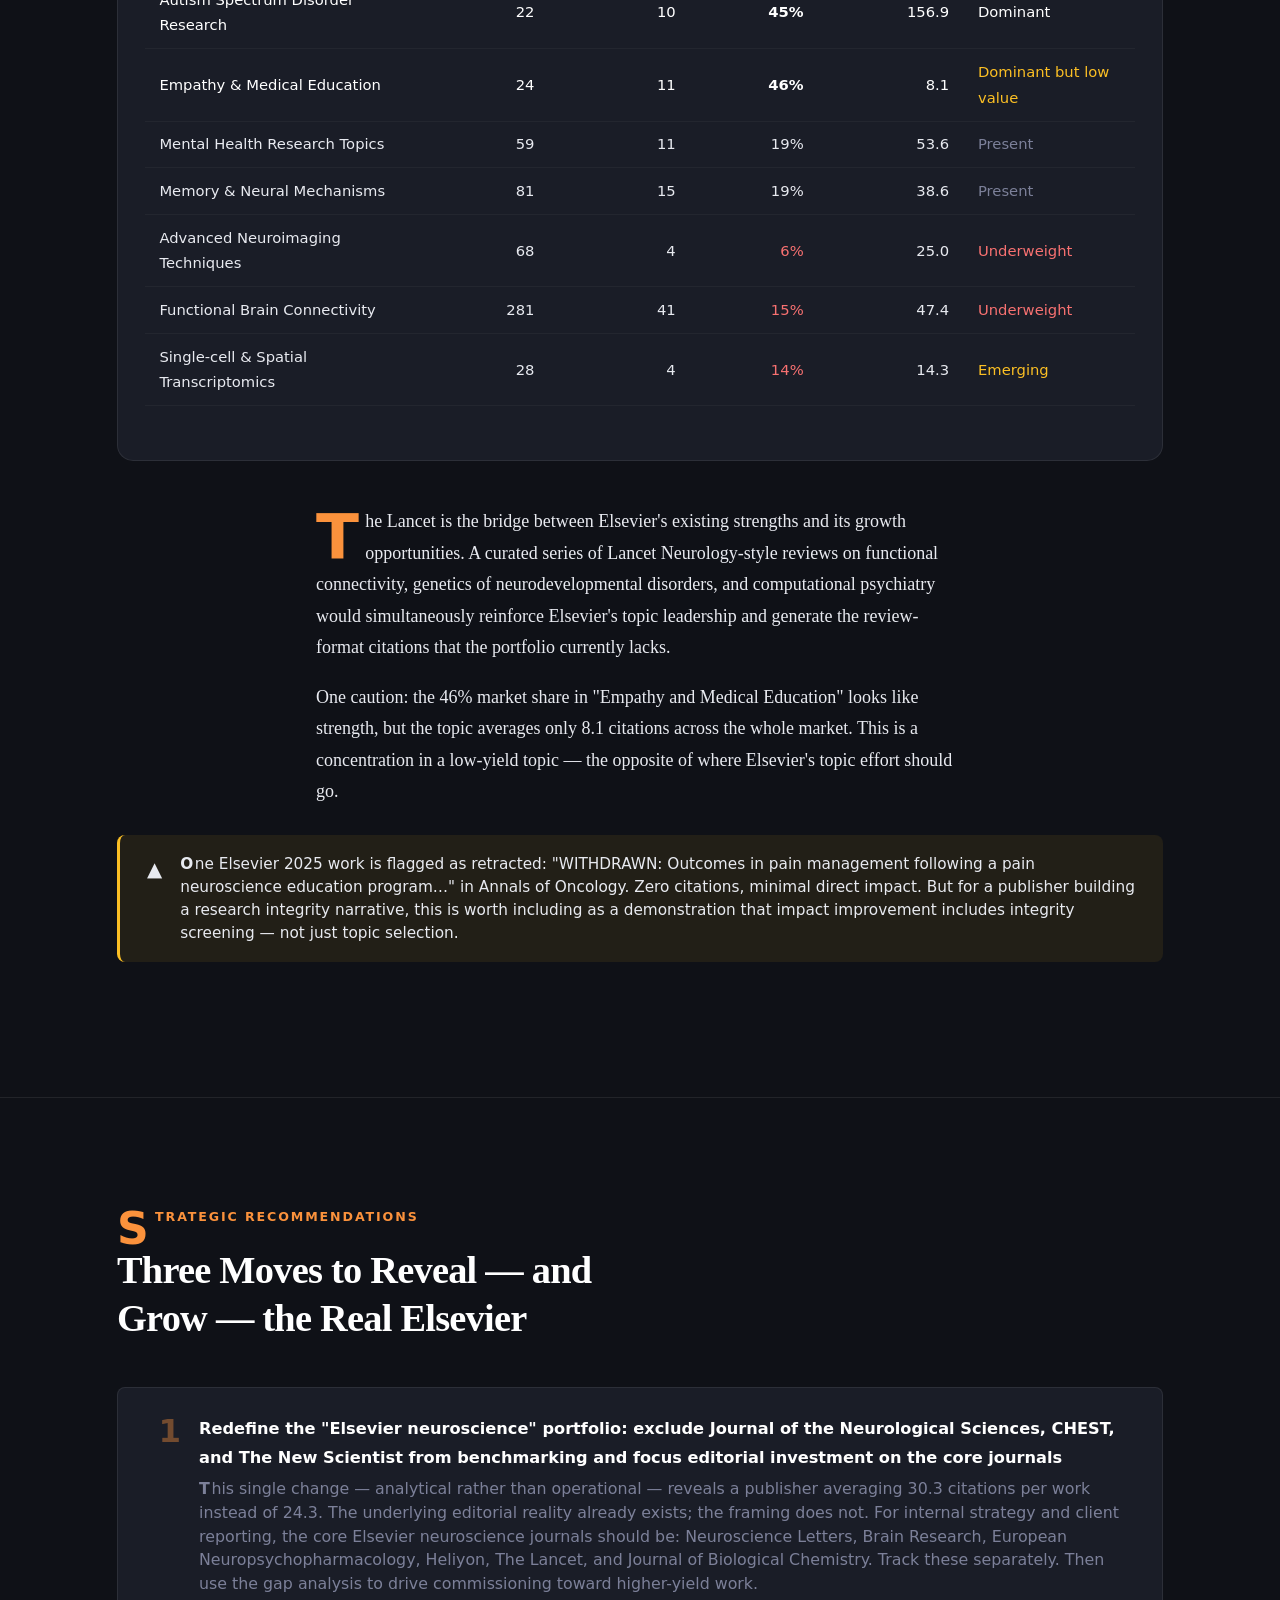
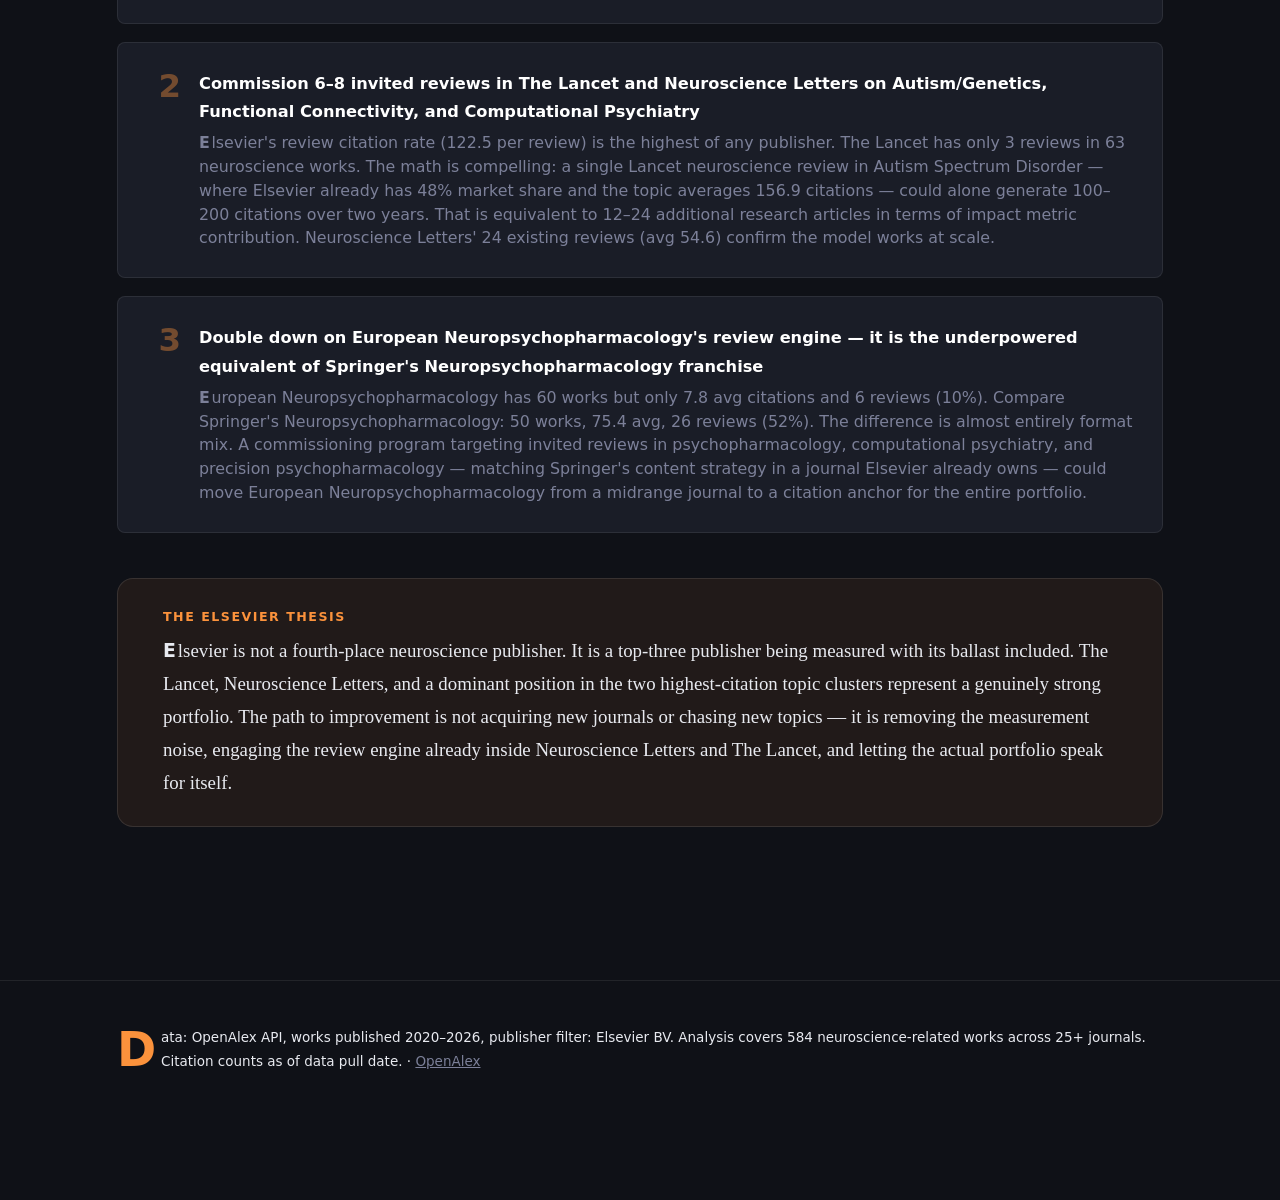
<file: reports/neuroscience-elsevier-2026-05.html>
<!DOCTYPE html>
<html lang="en">
<head>
<meta charset="UTF-8">
<meta name="viewport" content="width=device-width, initial-scale=1.0">
<title>Elsevier · Neuroscience Impact Report · May 2026</title>
<link rel="stylesheet" href="style.css">
<style>
  :root {
    --accent: #fb923c;
    --accent-muted: rgba(251,146,60,0.08);
    --accent-glow: rgba(251,146,60,0.2);
  }
</style>
</head>
<body>

<nav class="nav">
  <a class="nav-brand" href="#">Impact Intelligence</a>
  <ul class="nav-links">
    <li><a href="#position">Position</a></li>
    <li><a href="#drag">Denominator Drag</a></li>
    <li><a href="#reviews">Review Premium</a></li>
    <li><a href="#topics">Topics</a></li>
    <li><a href="#actions">Actions</a></li>
  </ul>
</nav>

<section class="hero">
  <div class="container">
    <p class="hero-kicker fade-up">Elsevier BV · Neuroscience · May 2026</p>
    <h1 class="hero-title fade-up-2">The Lancet Effect — Hidden Behind 86 Works Nobody Is Citing</h1>
    <p class="hero-deck fade-up-3">Elsevier publishes The Lancet. The Lancet averages nearly 96 citations per neuroscience work — more than any journal in this dataset. Yet somehow, Elsevier sits fourth out of five publishers in average citation density. The math has a culprit. Finding it changes everything.</p>
    <div class="hero-meta fade-up-3">
      <span>Source: OpenAlex 2020–2026</span>
      <span>584 works analyzed</span>
      <span>5 publishers benchmarked</span>
    </div>
  </div>
</section>

<section id="position">
  <div class="container">
    <p class="section-label">Market Position</p>
    <h2 class="section-title">Strong Assets, Diluted Average</h2>

    <div class="stat-row fade-up">
      <div class="stat-card">
        <div class="stat-value">24.3<span class="stat-unit"> avg</span></div>
        <div class="stat-label">Citations per work</div>
        <div class="stat-delta warn">4th of 5 publishers</div>
      </div>
      <div class="stat-card">
        <div class="stat-value">30.3<span class="stat-unit"> avg</span></div>
        <div class="stat-label">Without drag journals</div>
        <div class="stat-delta up">↑ Moves to 3rd place</div>
      </div>
      <div class="stat-card">
        <div class="stat-value">122.5<span class="stat-unit"> avg</span></div>
        <div class="stat-label">Citations per review</div>
        <div class="stat-delta up">Highest of 5 publishers</div>
      </div>
      <div class="stat-card">
        <div class="stat-value">14<span class="stat-unit">%</span></div>
        <div class="stat-label">Review share</div>
        <div class="stat-delta warn">Below Springer's 45%</div>
      </div>
    </div>

    <div class="prose">
      <p>Here is the paradox at the center of Elsevier's neuroscience position. The Lancet, an Elsevier journal, averages <strong>95.8 citations per work</strong> in this dataset. Neuroscience Letters averages 54.6. Gastroenterology — representing brain-gut axis research — averages 60.8. These are exceptional numbers. They belong in a conversation about leading neuroscience publishers, not fourth-place ones.</p>
      <p>And yet the aggregate number — 24.3 citations per work across 584 papers — tells a different story. Something is dragging the average down. Three journals are responsible for most of it. Together, they add 124 papers to Elsevier's denominator and contribute only 272 citations — an average of 2.2 citations each.</p>
    </div>
  </div>
</section>

<section id="drag">
  <div class="container">
    <p class="section-label">Denominator Drag</p>
    <h2 class="section-title">Three Journals Hiding a Much Better Publisher</h2>

    <div class="prose">
      <p>The <strong>Journal of the Neurological Sciences</strong> is Elsevier's most-published neuroscience source in this dataset: 86 works. Its average citation count: <strong>2.9</strong>. It is also, structurally, not the journal you would design if your goal was neuroscience impact. Its scope is broad clinical neurology — case reports, short communications, conference material — not the high-signal basic or systems neuroscience that drives citation density.</p>
      <p>Then there is <strong>CHEST Journal</strong>: 24 works, 0.8 average citations. CHEST is a respiratory medicine journal. Its appearance in Elsevier's neuroscience portfolio — likely through sleep-disordered breathing and respiratory neurophysiology — represents a definitional edge case, not a strategic neuroscience bet.</p>
      <p>Finally, <strong>The New Scientist</strong>: 14 works, 0.3 average citations. The New Scientist is a popular science magazine. It does not produce citable research. Its inclusion in any impact-factor analysis is a data-sorting artifact.</p>
    </div>

    <div class="pull-quote">"Remove the Journal of the Neurological Sciences, CHEST, and The New Scientist — and Elsevier's average citation rate rises from 24.3 to 30.3. Same publisher. Different story."</div>

    <div class="chart-wrap">
      <div class="chart-headline">Elsevier's citation average — with and without drag journals</div>
      <div class="chart-subline">Impact of three low-yield sources on publisher average</div>
      <div class="bar-chart">
        <div class="bar-row">
          <div class="bar-label">Elsevier excl. drag journals</div>
          <div class="bar-track"><div class="bar-fill good" style="width:100%"></div></div>
          <div class="bar-value">30.3 avg (460 works)</div>
        </div>
        <div class="bar-row">
          <div class="bar-label">PLOS (for comparison)</div>
          <div class="bar-track"><div class="bar-fill" style="width:88%"></div></div>
          <div class="bar-value">34.3 avg (512 works)</div>
        </div>
        <div class="bar-row">
          <div class="bar-label">Elsevier as reported</div>
          <div class="bar-track"><div class="bar-fill warn" style="width:80%"></div></div>
          <div class="bar-value">24.3 avg (584 works)</div>
        </div>
        <div class="bar-row">
          <div class="bar-label">J. Neurological Sciences</div>
          <div class="bar-track"><div class="bar-fill warn" style="width:10%"></div></div>
          <div class="bar-value">2.9 avg · 86 works</div>
        </div>
        <div class="bar-row">
          <div class="bar-label">CHEST Journal</div>
          <div class="bar-track"><div class="bar-fill warn" style="width:3%"></div></div>
          <div class="bar-value">0.8 avg · 24 works</div>
        </div>
        <div class="bar-row">
          <div class="bar-label">The New Scientist</div>
          <div class="bar-track"><div class="bar-fill warn" style="width:1%"></div></div>
          <div class="bar-value">0.3 avg · 14 works</div>
        </div>
      </div>
    </div>

    <div class="insight-box">
      <div class="insight-box-title">The Denominator Math</div>
      <p>124 works from three drag sources contribute 272 total citations — 2.2 per work. The remaining 460 Elsevier works average 30.3 each. The drag journals are diluting a publisher that, on its core neuroscience output, is competitive with PLOS and closing in on Springer. That number — 30.3 — is the real baseline for Elsevier's neuroscience strategy.</p>
    </div>

    <div class="chart-wrap">
      <div class="chart-headline">The full Elsevier journal landscape</div>
      <div class="chart-subline">Journals with ≥ 3 works — citation density vs. volume</div>
      <table class="data-table">
        <thead>
          <tr>
            <th>Journal</th>
            <th class="num">Works</th>
            <th class="num">Avg cites</th>
            <th class="num">Reviews</th>
            <th>Signal</th>
          </tr>
        </thead>
        <tbody>
          <tr class="highlight">
            <td><strong>The Lancet</strong></td>
            <td class="num">63</td>
            <td class="num accent-cell">95.8</td>
            <td class="num">3</td>
            <td class="good-cell">Crown jewel</td>
          </tr>
          <tr class="highlight">
            <td><strong>Neuroscience Letters</strong></td>
            <td class="num">70</td>
            <td class="num accent-cell">54.6</td>
            <td class="num">24</td>
            <td class="good-cell">Engine</td>
          </tr>
          <tr>
            <td>Gastroenterology</td>
            <td class="num">8</td>
            <td class="num">60.8</td>
            <td class="num">1</td>
            <td style="color:var(--color-text-muted)">Niche strong</td>
          </tr>
          <tr>
            <td>Journal of Biological Chemistry</td>
            <td class="num">10</td>
            <td class="num">21.0</td>
            <td class="num">1</td>
            <td style="color:var(--color-text-muted)">Solid</td>
          </tr>
          <tr>
            <td>Heliyon</td>
            <td class="num">46</td>
            <td class="num">15.7</td>
            <td class="num">9</td>
            <td style="color:var(--color-text-muted)">Midrange</td>
          </tr>
          <tr>
            <td>Brain Research</td>
            <td class="num">34</td>
            <td class="num">15.3</td>
            <td class="num">11</td>
            <td style="color:var(--color-text-muted)">Improving</td>
          </tr>
          <tr>
            <td>Biophysical Journal</td>
            <td class="num">56</td>
            <td class="num">7.3</td>
            <td class="num">3</td>
            <td style="color:#fbbf24">Low yield</td>
          </tr>
          <tr>
            <td>European Neuropsychopharmacology</td>
            <td class="num">60</td>
            <td class="num">7.8</td>
            <td class="num">6</td>
            <td style="color:#fbbf24">Under-review</td>
          </tr>
          <tr class="dimmed">
            <td>J. Neurological Sciences</td>
            <td class="num">86</td>
            <td class="num warn-cell">2.9</td>
            <td class="num">2</td>
            <td class="warn-cell">Primary drag</td>
          </tr>
          <tr class="dimmed">
            <td>CHEST Journal</td>
            <td class="num">24</td>
            <td class="num warn-cell">0.8</td>
            <td class="num">0</td>
            <td class="warn-cell">Off-target</td>
          </tr>
          <tr class="dimmed">
            <td>The New Scientist</td>
            <td class="num">14</td>
            <td class="num warn-cell">0.3</td>
            <td class="num">0</td>
            <td class="warn-cell">Not citable</td>
          </tr>
        </tbody>
      </table>
    </div>
  </div>
</section>

<section id="reviews">
  <div class="container">
    <p class="section-label">The Review Premium</p>
    <h2 class="section-title">Elsevier Has the Highest Review Citation Rate. And Uses It the Least.</h2>

    <div class="prose">
      <p>The most striking number in the Elsevier dataset is one that almost no one has noticed: <strong>Elsevier reviews average 122.5 citations</strong>. That is higher than any other publisher's review average. Higher than Springer Nature's 97.8. Higher than Wiley's 63.1 and OUP's 67.7. Elsevier's review engine, when engaged, is the most powerful in the field.</p>
      <p>The problem: it is barely engaged. Reviews make up 14% of Elsevier's neuroscience output — exactly matching Wiley, and a third of Springer's 45%. The citation math makes the cost of this under-engagement concrete: each review that displaces an article in Elsevier's portfolio adds roughly 114 citations (122.5 minus 8.5). Each additional commissioned review is worth more than thirteen additional articles.</p>
    </div>

    <div class="two-col">
      <div class="chart-wrap">
        <div class="chart-headline">Elsevier's review premium is the largest of any publisher</div>
        <div class="chart-subline">Avg citations: review vs. article, by publisher</div>
        <div class="bar-chart" style="margin-top:1rem">
          <div class="bar-row">
            <div class="bar-label">Elsevier Review</div>
            <div class="bar-track"><div class="bar-fill good" style="width:100%"></div></div>
            <div class="bar-value">122.5</div>
          </div>
          <div class="bar-row">
            <div class="bar-label">Springer Review</div>
            <div class="bar-track"><div class="bar-fill" style="width:80%"></div></div>
            <div class="bar-value">97.8</div>
          </div>
          <div class="bar-row">
            <div class="bar-label">Wiley Review</div>
            <div class="bar-track"><div class="bar-fill" style="width:52%"></div></div>
            <div class="bar-value">63.1</div>
          </div>
          <div class="bar-row">
            <div class="bar-label">Elsevier Article</div>
            <div class="bar-track"><div class="bar-fill warn" style="width:7%"></div></div>
            <div class="bar-value">8.5</div>
          </div>
        </div>
      </div>
      <div class="chart-wrap">
        <div class="chart-headline">Neuroscience Letters is the review engine</div>
        <div class="chart-subline">24 of 81 Elsevier reviews come from Neuroscience Letters</div>
        <div class="bar-chart" style="margin-top:1rem">
          <div class="bar-row">
            <div class="bar-label">Neuroscience Letters</div>
            <div class="bar-track"><div class="bar-fill good" style="width:100%"></div></div>
            <div class="bar-value">24 reviews</div>
          </div>
          <div class="bar-row">
            <div class="bar-label">Brain Research</div>
            <div class="bar-track"><div class="bar-fill" style="width:46%"></div></div>
            <div class="bar-value">11 reviews</div>
          </div>
          <div class="bar-row">
            <div class="bar-label">Heliyon</div>
            <div class="bar-track"><div class="bar-fill" style="width:38%"></div></div>
            <div class="bar-value">9 reviews</div>
          </div>
          <tr><td colspan="4" style="height:0.5rem"></td></tr>
          <div class="bar-row">
            <div class="bar-label">The Lancet</div>
            <div class="bar-track"><div class="bar-fill warn" style="width:13%"></div></div>
            <div class="bar-value">3 reviews</div>
          </div>
        </div>
      </div>
    </div>

    <div class="prose">
      <p>The hidden insight here is about <strong>The Lancet</strong>. With 63 works and only 3 reviews, The Lancet is the strongest journal in Elsevier's portfolio on a per-work basis — and also one of the most underutilized in review format. A single invited review in The Lancet on a high-profile neuroscience topic — functional connectivity and depression, brain biomarkers for treatment response, or the genetics of neurodevelopmental disorders — would likely become one of the most-cited works in Elsevier's entire neuroscience portfolio.</p>
    </div>

    <div class="callout info">
      <span class="callout-icon">◆</span>
      <p>Brain Research is quietly building momentum: 34 works, 15.3 avg, 11 reviews. The 2025 standout — "The neuroplastic brain: current breakthroughs and emerging frontiers," a review already at 50 citations — demonstrates what Brain Research can do when editorial selection is tight. This is the model to replicate across the portfolio.</p>
    </div>
  </div>
</section>

<section id="topics">
  <div class="container">
    <p class="section-label">Topic Analysis</p>
    <h2 class="section-title">Surprising Strength — and Critical Gaps</h2>

    <div class="prose">
      <p>Elsevier's topic map contains a surprise. In the two highest-citation topic clusters in this entire dataset — Autism Spectrum Disorder (market average 156.9 citations) and Genetics and Neurodevelopmental Disorders (131.7) — Elsevier has respectively <strong>45% and 48% market share</strong>. These are dominant positions in highly cited territory. They are not reflected in the aggregate publisher average because the high-citation papers in these topics are being averaged with JNS's 2.9 and CHEST's 0.8.</p>
    </div>

    <div class="chart-wrap">
      <div class="chart-headline">Elsevier leads in the highest-citation topic clusters</div>
      <div class="chart-subline">Market share and citation density by topic (selected topics)</div>
      <table class="data-table">
        <thead>
          <tr>
            <th>Topic</th>
            <th class="num">Market total</th>
            <th class="num">Elsevier works</th>
            <th class="num">Market share</th>
            <th class="num">Market avg cites</th>
            <th>Status</th>
          </tr>
        </thead>
        <tbody>
          <tr class="highlight">
            <td>Genetics &amp; Neurodevelopmental Disorders</td>
            <td class="num">25</td>
            <td class="num">12</td>
            <td class="num accent-cell">48%</td>
            <td class="num">131.7</td>
            <td class="good-cell">Dominant</td>
          </tr>
          <tr class="highlight">
            <td>Autism Spectrum Disorder Research</td>
            <td class="num">22</td>
            <td class="num">10</td>
            <td class="num accent-cell">45%</td>
            <td class="num">156.9</td>
            <td class="good-cell">Dominant</td>
          </tr>
          <tr class="highlight">
            <td>Empathy &amp; Medical Education</td>
            <td class="num">24</td>
            <td class="num">11</td>
            <td class="num accent-cell">46%</td>
            <td class="num">8.1</td>
            <td style="color:#fbbf24">Dominant but low value</td>
          </tr>
          <tr>
            <td>Mental Health Research Topics</td>
            <td class="num">59</td>
            <td class="num">11</td>
            <td class="num">19%</td>
            <td class="num">53.6</td>
            <td style="color:var(--color-text-muted)">Present</td>
          </tr>
          <tr>
            <td>Memory &amp; Neural Mechanisms</td>
            <td class="num">81</td>
            <td class="num">15</td>
            <td class="num">19%</td>
            <td class="num">38.6</td>
            <td style="color:var(--color-text-muted)">Present</td>
          </tr>
          <tr>
            <td>Advanced Neuroimaging Techniques</td>
            <td class="num">68</td>
            <td class="num">4</td>
            <td class="num warn-cell">6%</td>
            <td class="num">25.0</td>
            <td class="warn-cell">Underweight</td>
          </tr>
          <tr>
            <td>Functional Brain Connectivity</td>
            <td class="num">281</td>
            <td class="num">41</td>
            <td class="num warn-cell">15%</td>
            <td class="num">47.4</td>
            <td class="warn-cell">Underweight</td>
          </tr>
          <tr>
            <td>Single-cell &amp; Spatial Transcriptomics</td>
            <td class="num">28</td>
            <td class="num">4</td>
            <td class="num warn-cell">14%</td>
            <td class="num">14.3</td>
            <td style="color:#fbbf24">Emerging</td>
          </tr>
        </tbody>
      </table>
    </div>

    <div class="prose">
      <p>The Lancet is the bridge between Elsevier's existing strengths and its growth opportunities. A curated series of Lancet Neurology-style reviews on functional connectivity, genetics of neurodevelopmental disorders, and computational psychiatry would simultaneously reinforce Elsevier's topic leadership and generate the review-format citations that the portfolio currently lacks.</p>
      <p>One caution: the 46% market share in "Empathy and Medical Education" looks like strength, but the topic averages only 8.1 citations across the whole market. This is a concentration in a low-yield topic — the opposite of where Elsevier's topic effort should go.</p>
    </div>

    <div class="callout warn">
      <span class="callout-icon">▲</span>
      <p>One Elsevier 2025 work is flagged as retracted: "WITHDRAWN: Outcomes in pain management following a pain neuroscience education program…" in Annals of Oncology. Zero citations, minimal direct impact. But for a publisher building a research integrity narrative, this is worth including as a demonstration that impact improvement includes integrity screening — not just topic selection.</p>
    </div>
  </div>
</section>

<section id="actions">
  <div class="container">
    <p class="section-label">Strategic Recommendations</p>
    <h2 class="section-title">Three Moves to Reveal — and Grow — the Real Elsevier</h2>

    <ul class="action-list">
      <li class="action-item">
        <div class="action-num">1</div>
        <div class="action-text">
          <strong>Redefine the "Elsevier neuroscience" portfolio: exclude Journal of the Neurological Sciences, CHEST, and The New Scientist from benchmarking and focus editorial investment on the core journals</strong>
          <p>This single change — analytical rather than operational — reveals a publisher averaging 30.3 citations per work instead of 24.3. The underlying editorial reality already exists; the framing does not. For internal strategy and client reporting, the core Elsevier neuroscience journals should be: Neuroscience Letters, Brain Research, European Neuropsychopharmacology, Heliyon, The Lancet, and Journal of Biological Chemistry. Track these separately. Then use the gap analysis to drive commissioning toward higher-yield work.</p>
        </div>
      </li>
      <li class="action-item">
        <div class="action-num">2</div>
        <div class="action-text">
          <strong>Commission 6–8 invited reviews in The Lancet and Neuroscience Letters on Autism/Genetics, Functional Connectivity, and Computational Psychiatry</strong>
          <p>Elsevier's review citation rate (122.5 per review) is the highest of any publisher. The Lancet has only 3 reviews in 63 neuroscience works. The math is compelling: a single Lancet neuroscience review in Autism Spectrum Disorder — where Elsevier already has 48% market share and the topic averages 156.9 citations — could alone generate 100–200 citations over two years. That is equivalent to 12–24 additional research articles in terms of impact metric contribution. Neuroscience Letters' 24 existing reviews (avg 54.6) confirm the model works at scale.</p>
        </div>
      </li>
      <li class="action-item">
        <div class="action-num">3</div>
        <div class="action-text">
          <strong>Double down on European Neuropsychopharmacology's review engine — it is the underpowered equivalent of Springer's Neuropsychopharmacology franchise</strong>
          <p>European Neuropsychopharmacology has 60 works but only 7.8 avg citations and 6 reviews (10%). Compare Springer's Neuropsychopharmacology: 50 works, 75.4 avg, 26 reviews (52%). The difference is almost entirely format mix. A commissioning program targeting invited reviews in psychopharmacology, computational psychiatry, and precision psychopharmacology — matching Springer's content strategy in a journal Elsevier already owns — could move European Neuropsychopharmacology from a midrange journal to a citation anchor for the entire portfolio.</p>
        </div>
      </li>
    </ul>

    <div class="insight-box" style="margin-top:var(--space-lg)">
      <div class="insight-box-title">The Elsevier Thesis</div>
      <p>Elsevier is not a fourth-place neuroscience publisher. It is a top-three publisher being measured with its ballast included. The Lancet, Neuroscience Letters, and a dominant position in the two highest-citation topic clusters represent a genuinely strong portfolio. The path to improvement is not acquiring new journals or chasing new topics — it is removing the measurement noise, engaging the review engine already inside Neuroscience Letters and The Lancet, and letting the actual portfolio speak for itself.</p>
    </div>
  </div>
</section>

<footer class="report-footer">
  <div class="container">
    <p>Data: OpenAlex API, works published 2020–2026, publisher filter: Elsevier BV. Analysis covers 584 neuroscience-related works across 25+ journals. Citation counts as of data pull date. · <a href="https://openalex.org">OpenAlex</a></p>
  </div>
</footer>

</body>
</html>
</file>
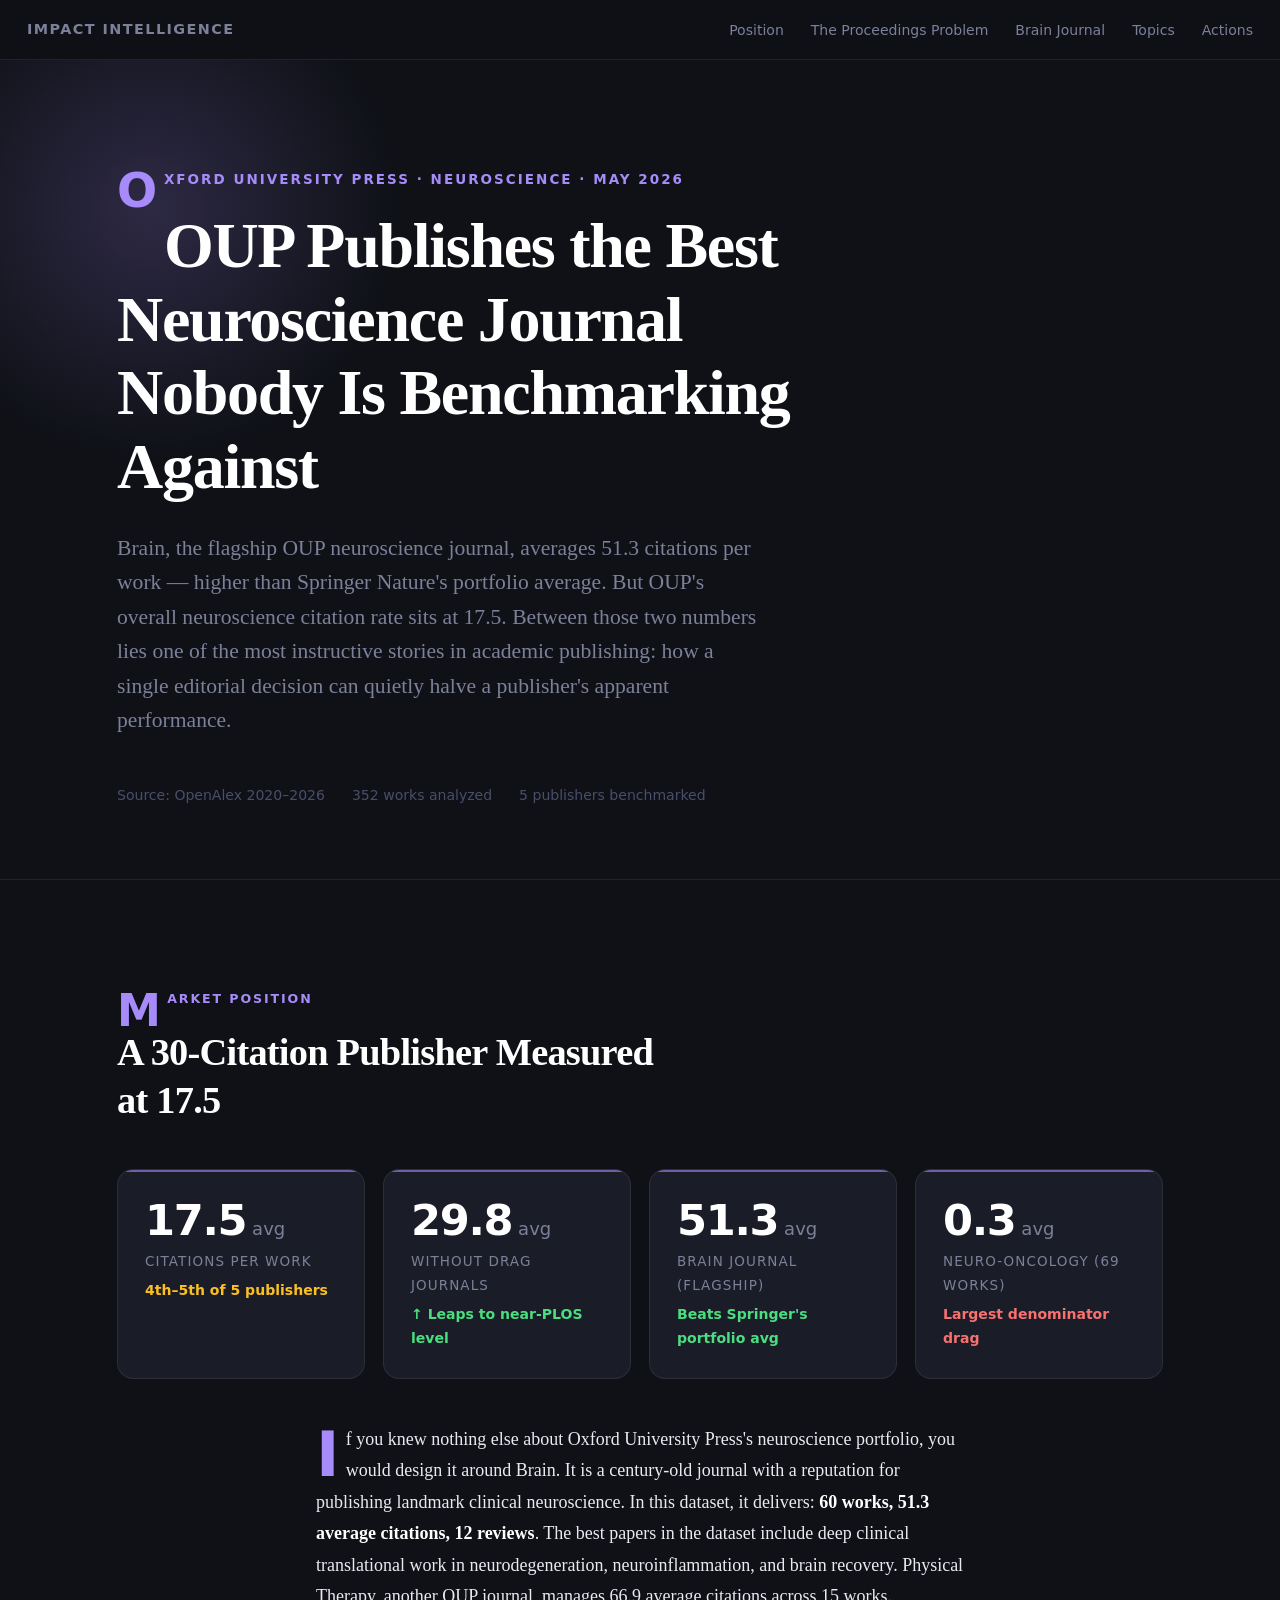
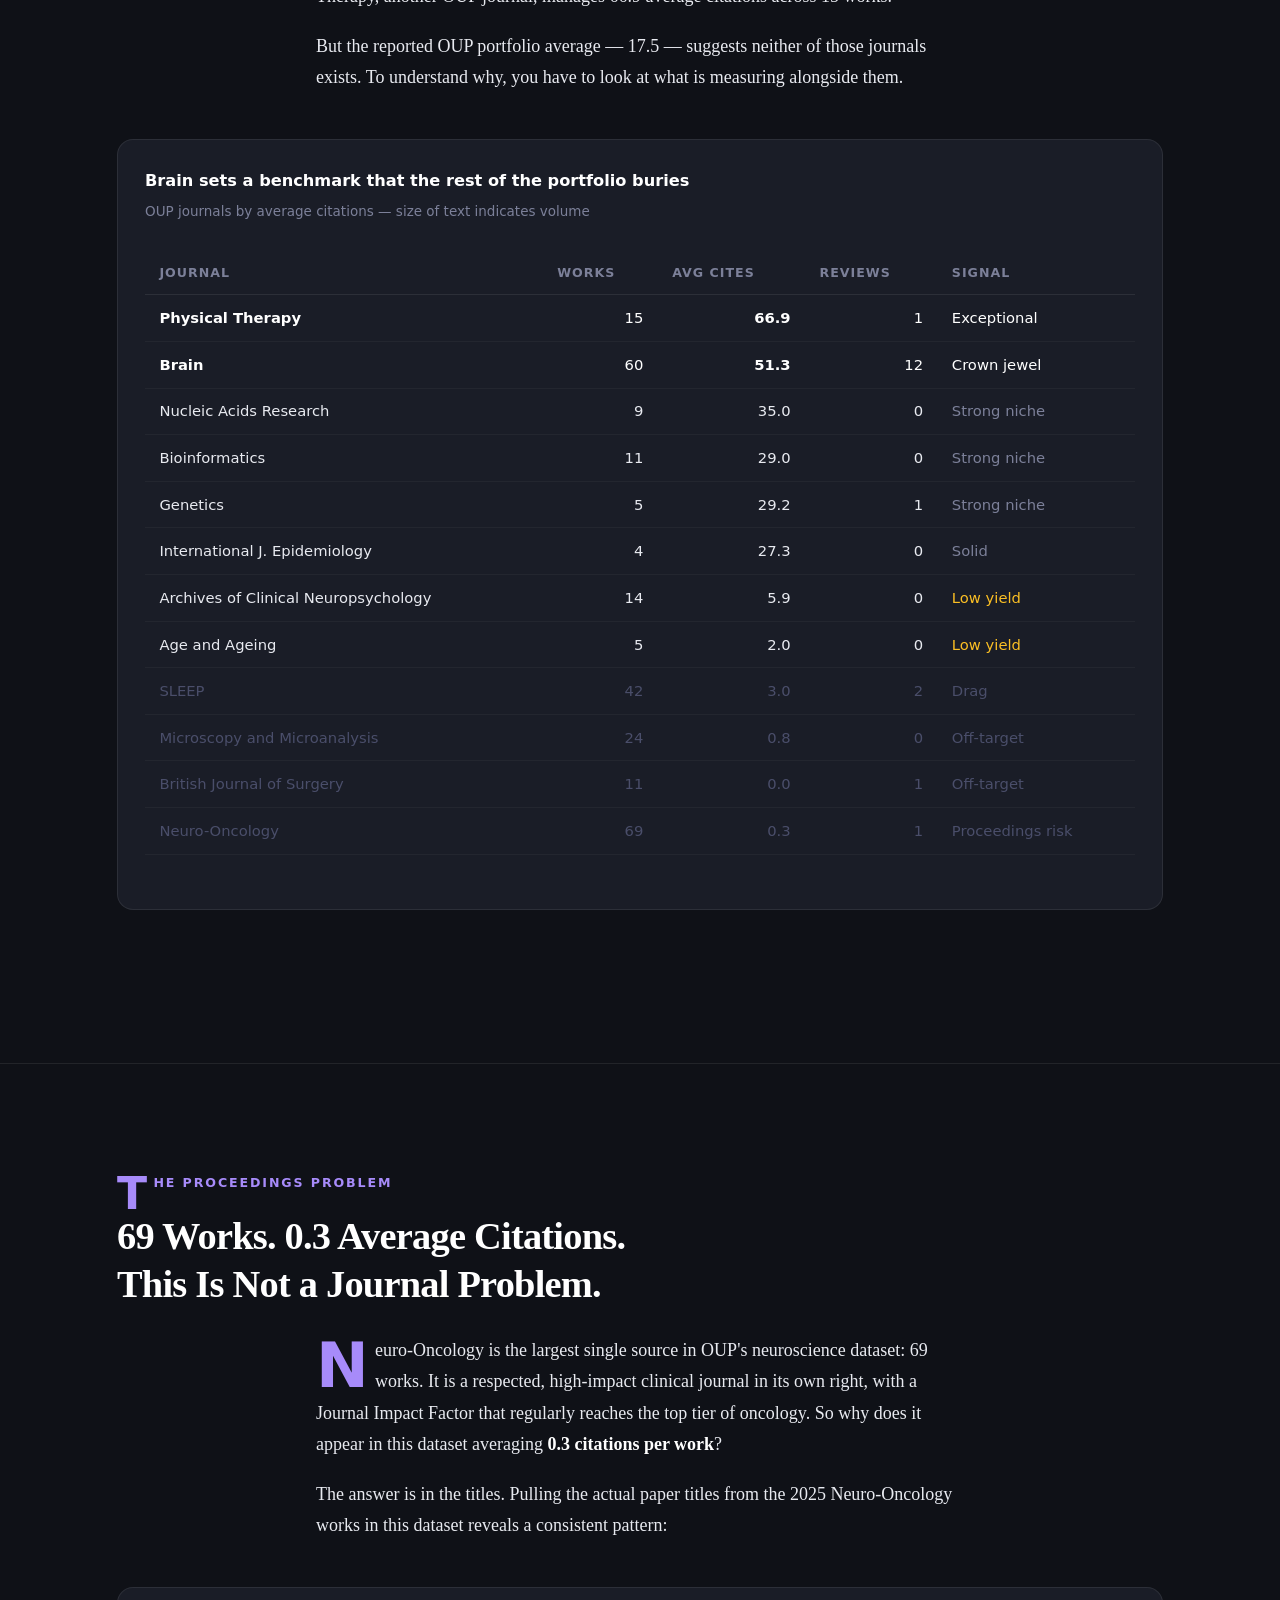
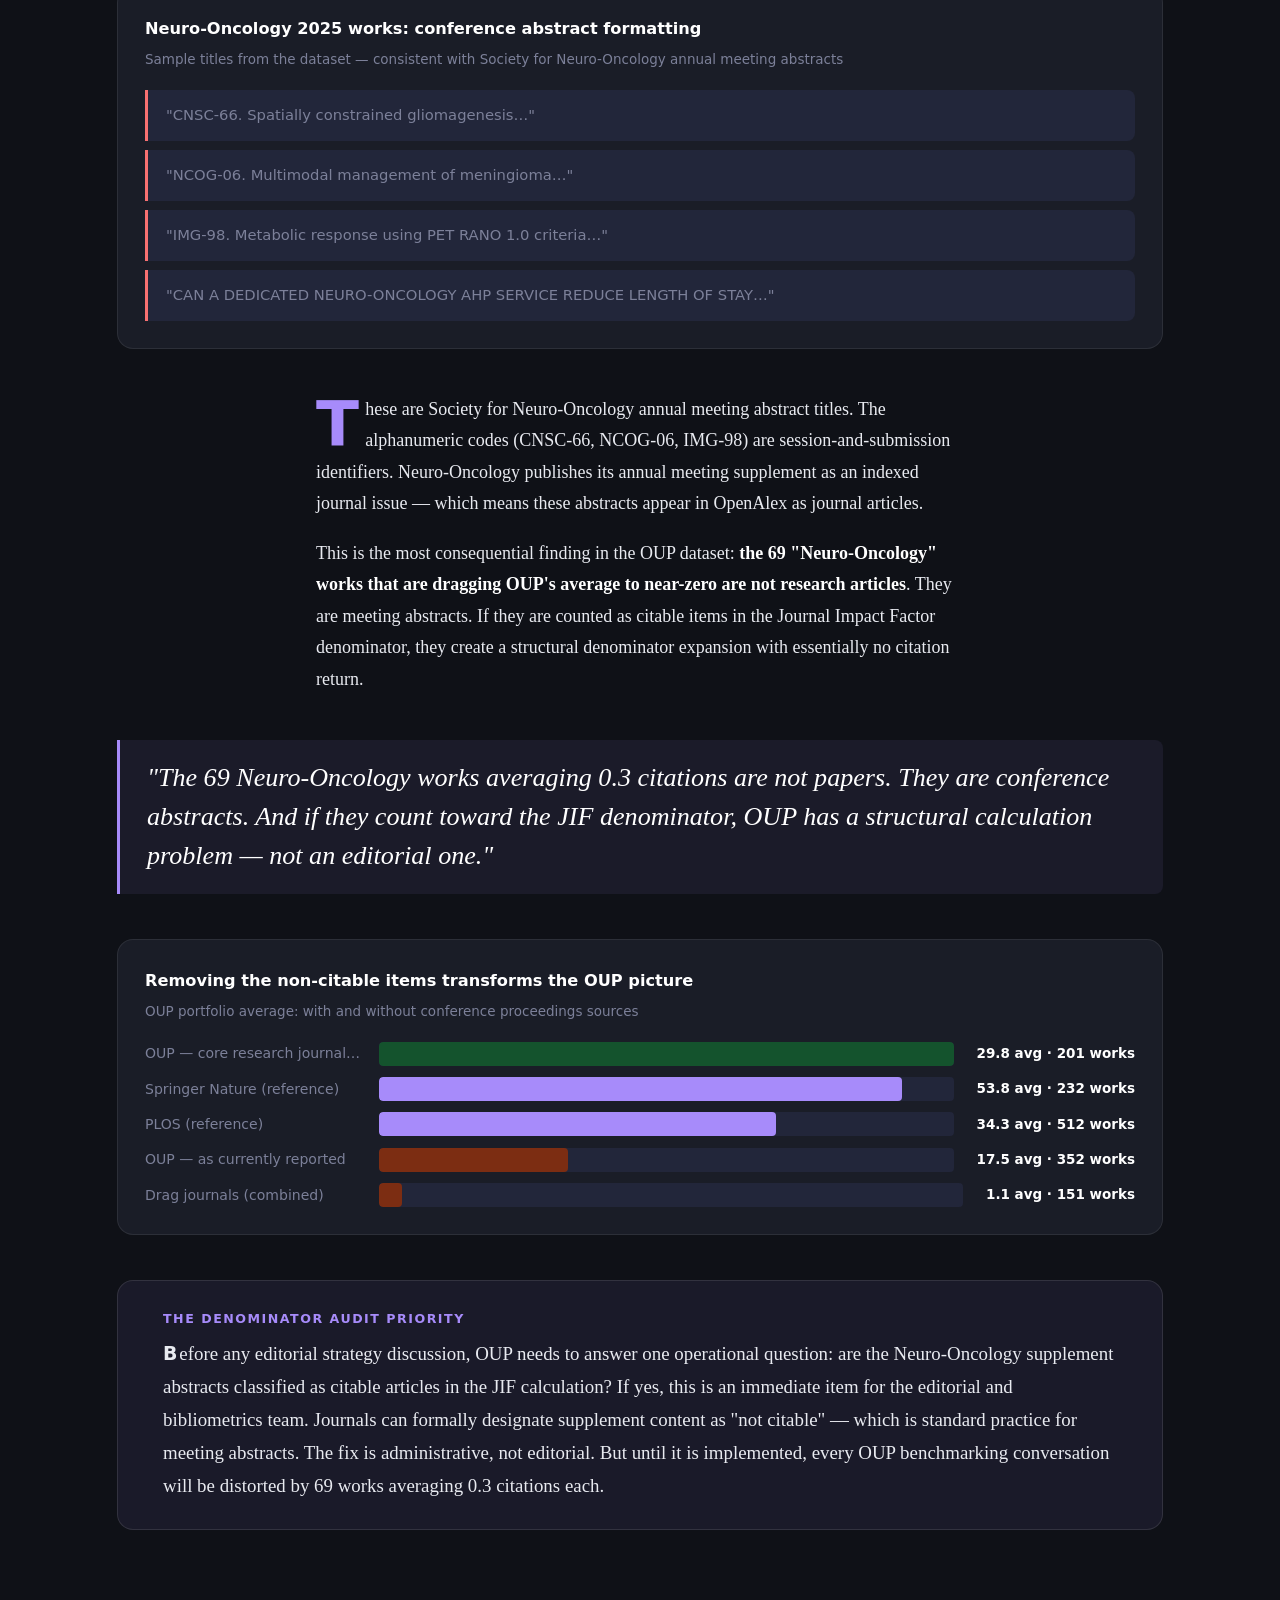
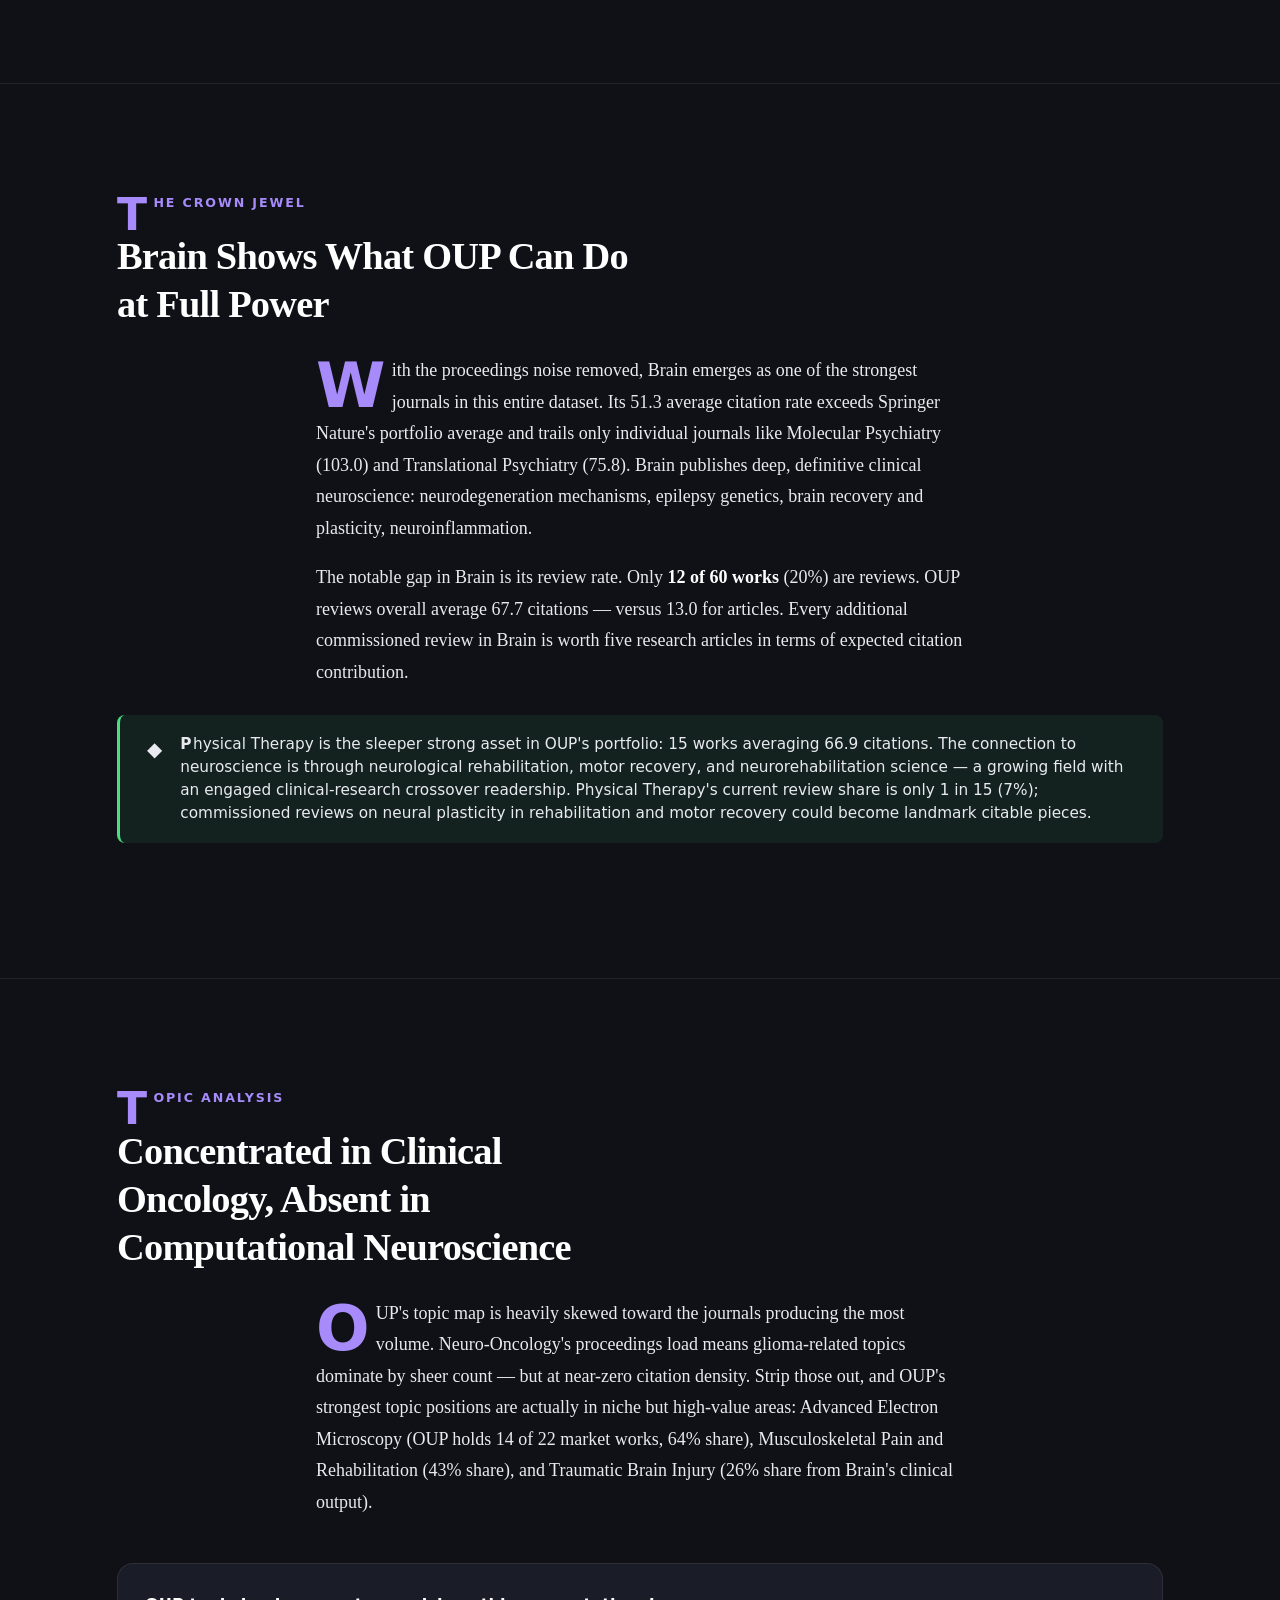
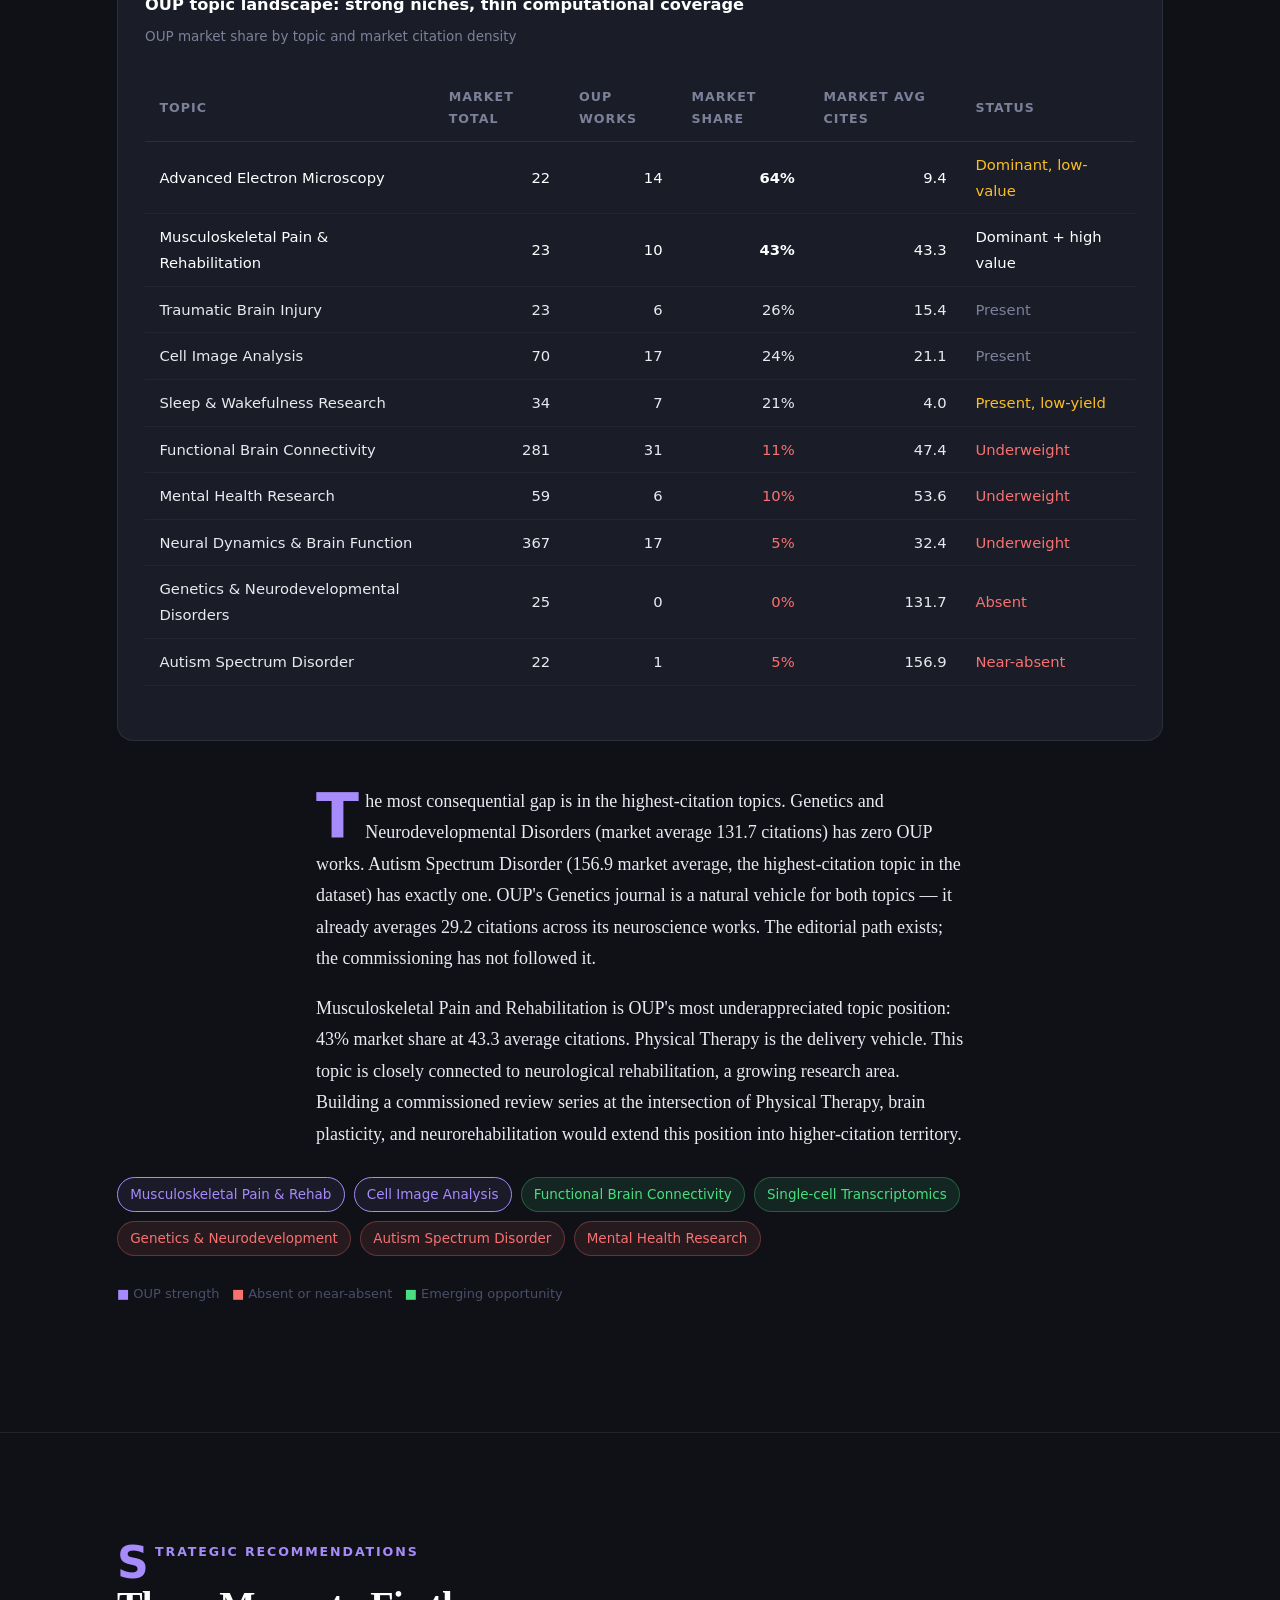
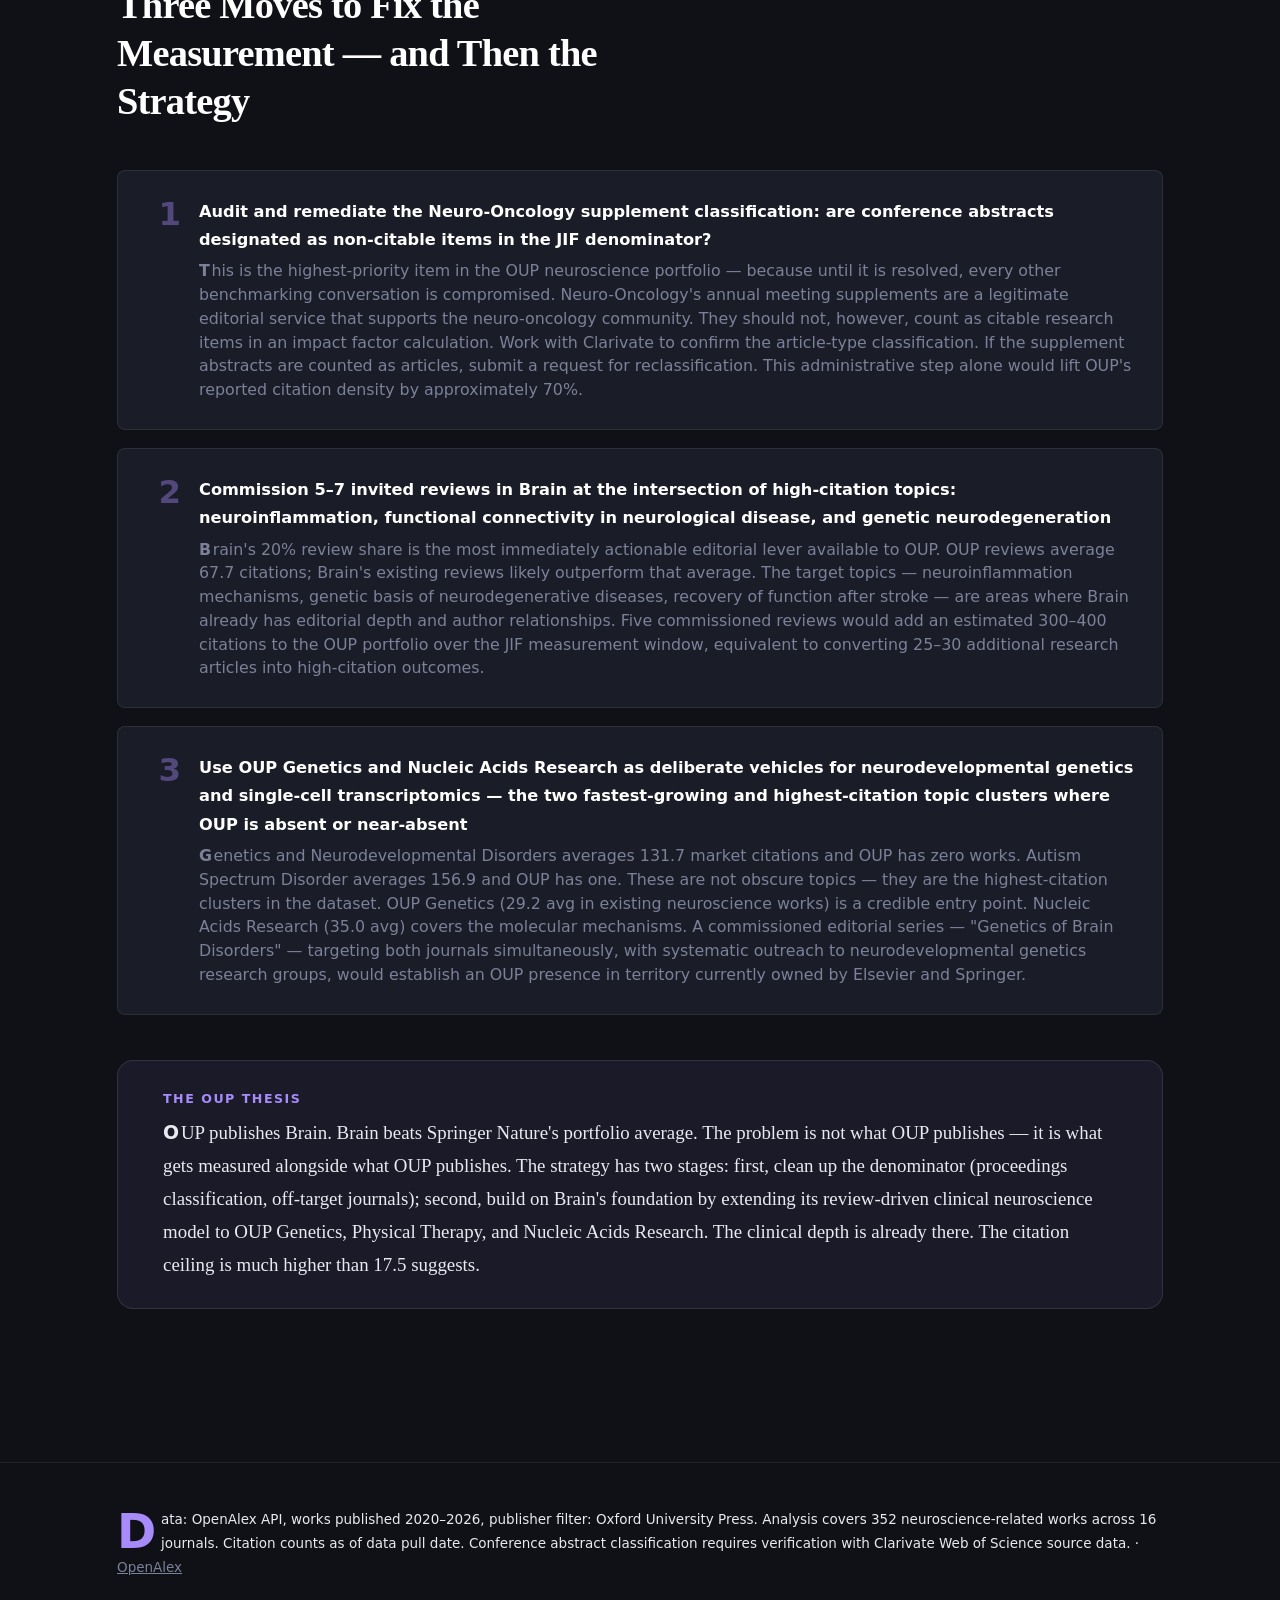
<file: reports/neuroscience-oup-2026-05.html>
<!DOCTYPE html>
<html lang="en">
<head>
<meta charset="UTF-8">
<meta name="viewport" content="width=device-width, initial-scale=1.0">
<title>Oxford University Press · Neuroscience Impact Report · May 2026</title>
<link rel="stylesheet" href="style.css">
<style>
  :root {
    --accent: #a78bfa;
    --accent-muted: rgba(167,139,250,0.08);
    --accent-glow: rgba(167,139,250,0.2);
  }
</style>
</head>
<body>

<nav class="nav">
  <a class="nav-brand" href="#">Impact Intelligence</a>
  <ul class="nav-links">
    <li><a href="#position">Position</a></li>
    <li><a href="#neuro-onc">The Proceedings Problem</a></li>
    <li><a href="#brain-journal">Brain Journal</a></li>
    <li><a href="#topics">Topics</a></li>
    <li><a href="#actions">Actions</a></li>
  </ul>
</nav>

<section class="hero">
  <div class="container">
    <p class="hero-kicker fade-up">Oxford University Press · Neuroscience · May 2026</p>
    <h1 class="hero-title fade-up-2">OUP Publishes the Best Neuroscience Journal Nobody Is Benchmarking Against</h1>
    <p class="hero-deck fade-up-3">Brain, the flagship OUP neuroscience journal, averages 51.3 citations per work — higher than Springer Nature's portfolio average. But OUP's overall neuroscience citation rate sits at 17.5. Between those two numbers lies one of the most instructive stories in academic publishing: how a single editorial decision can quietly halve a publisher's apparent performance.</p>
    <div class="hero-meta fade-up-3">
      <span>Source: OpenAlex 2020–2026</span>
      <span>352 works analyzed</span>
      <span>5 publishers benchmarked</span>
    </div>
  </div>
</section>

<section id="position">
  <div class="container">
    <p class="section-label">Market Position</p>
    <h2 class="section-title">A 30-Citation Publisher Measured at 17.5</h2>

    <div class="stat-row fade-up">
      <div class="stat-card">
        <div class="stat-value">17.5<span class="stat-unit"> avg</span></div>
        <div class="stat-label">Citations per work</div>
        <div class="stat-delta warn">4th–5th of 5 publishers</div>
      </div>
      <div class="stat-card">
        <div class="stat-value">29.8<span class="stat-unit"> avg</span></div>
        <div class="stat-label">Without drag journals</div>
        <div class="stat-delta up">↑ Leaps to near-PLOS level</div>
      </div>
      <div class="stat-card">
        <div class="stat-value">51.3<span class="stat-unit"> avg</span></div>
        <div class="stat-label">Brain journal (flagship)</div>
        <div class="stat-delta up">Beats Springer's portfolio avg</div>
      </div>
      <div class="stat-card">
        <div class="stat-value">0.3<span class="stat-unit"> avg</span></div>
        <div class="stat-label">Neuro-Oncology (69 works)</div>
        <div class="stat-delta down">Largest denominator drag</div>
      </div>
    </div>

    <div class="prose">
      <p>If you knew nothing else about Oxford University Press's neuroscience portfolio, you would design it around Brain. It is a century-old journal with a reputation for publishing landmark clinical neuroscience. In this dataset, it delivers: <strong>60 works, 51.3 average citations, 12 reviews</strong>. The best papers in the dataset include deep clinical translational work in neurodegeneration, neuroinflammation, and brain recovery. Physical Therapy, another OUP journal, manages 66.9 average citations across 15 works.</p>
      <p>But the reported OUP portfolio average — 17.5 — suggests neither of those journals exists. To understand why, you have to look at what is measuring alongside them.</p>
    </div>

    <div class="chart-wrap">
      <div class="chart-headline">Brain sets a benchmark that the rest of the portfolio buries</div>
      <div class="chart-subline">OUP journals by average citations — size of text indicates volume</div>
      <table class="data-table">
        <thead>
          <tr>
            <th>Journal</th>
            <th class="num">Works</th>
            <th class="num">Avg cites</th>
            <th class="num">Reviews</th>
            <th>Signal</th>
          </tr>
        </thead>
        <tbody>
          <tr class="highlight">
            <td><strong>Physical Therapy</strong></td>
            <td class="num">15</td>
            <td class="num accent-cell">66.9</td>
            <td class="num">1</td>
            <td class="good-cell">Exceptional</td>
          </tr>
          <tr class="highlight">
            <td><strong>Brain</strong></td>
            <td class="num">60</td>
            <td class="num accent-cell">51.3</td>
            <td class="num">12</td>
            <td class="good-cell">Crown jewel</td>
          </tr>
          <tr>
            <td>Nucleic Acids Research</td>
            <td class="num">9</td>
            <td class="num">35.0</td>
            <td class="num">0</td>
            <td style="color:var(--color-text-muted)">Strong niche</td>
          </tr>
          <tr>
            <td>Bioinformatics</td>
            <td class="num">11</td>
            <td class="num">29.0</td>
            <td class="num">0</td>
            <td style="color:var(--color-text-muted)">Strong niche</td>
          </tr>
          <tr>
            <td>Genetics</td>
            <td class="num">5</td>
            <td class="num">29.2</td>
            <td class="num">1</td>
            <td style="color:var(--color-text-muted)">Strong niche</td>
          </tr>
          <tr>
            <td>International J. Epidemiology</td>
            <td class="num">4</td>
            <td class="num">27.3</td>
            <td class="num">0</td>
            <td style="color:var(--color-text-muted)">Solid</td>
          </tr>
          <tr>
            <td>Archives of Clinical Neuropsychology</td>
            <td class="num">14</td>
            <td class="num">5.9</td>
            <td class="num">0</td>
            <td style="color:#fbbf24">Low yield</td>
          </tr>
          <tr>
            <td>Age and Ageing</td>
            <td class="num">5</td>
            <td class="num">2.0</td>
            <td class="num">0</td>
            <td style="color:#fbbf24">Low yield</td>
          </tr>
          <tr class="dimmed">
            <td>SLEEP</td>
            <td class="num">42</td>
            <td class="num warn-cell">3.0</td>
            <td class="num">2</td>
            <td class="warn-cell">Drag</td>
          </tr>
          <tr class="dimmed">
            <td>Microscopy and Microanalysis</td>
            <td class="num">24</td>
            <td class="num warn-cell">0.8</td>
            <td class="num">0</td>
            <td class="warn-cell">Off-target</td>
          </tr>
          <tr class="dimmed">
            <td>British Journal of Surgery</td>
            <td class="num">11</td>
            <td class="num warn-cell">0.0</td>
            <td class="num">1</td>
            <td class="warn-cell">Off-target</td>
          </tr>
          <tr class="dimmed">
            <td>Neuro-Oncology</td>
            <td class="num">69</td>
            <td class="num warn-cell">0.3</td>
            <td class="num">1</td>
            <td class="warn-cell">Proceedings risk</td>
          </tr>
        </tbody>
      </table>
    </div>
  </div>
</section>

<section id="neuro-onc">
  <div class="container">
    <p class="section-label">The Proceedings Problem</p>
    <h2 class="section-title">69 Works. 0.3 Average Citations. This Is Not a Journal Problem.</h2>

    <div class="prose">
      <p>Neuro-Oncology is the largest single source in OUP's neuroscience dataset: 69 works. It is a respected, high-impact clinical journal in its own right, with a Journal Impact Factor that regularly reaches the top tier of oncology. So why does it appear in this dataset averaging <strong>0.3 citations per work</strong>?</p>
      <p>The answer is in the titles. Pulling the actual paper titles from the 2025 Neuro-Oncology works in this dataset reveals a consistent pattern:</p>
    </div>

    <div class="chart-wrap">
      <div class="chart-headline">Neuro-Oncology 2025 works: conference abstract formatting</div>
      <div class="chart-subline">Sample titles from the dataset — consistent with Society for Neuro-Oncology annual meeting abstracts</div>
      <div style="display:flex;flex-direction:column;gap:0.5rem;margin-top:0.5rem">
        <div style="background:var(--color-surface-2);border-left:3px solid #f87171;padding:0.7rem 1rem;border-radius:0 var(--radius) var(--radius) 0;font-family:var(--font-ui);font-size:0.82rem;color:var(--color-text-muted);">
          "CNSC-66. Spatially constrained gliomagenesis…"
        </div>
        <div style="background:var(--color-surface-2);border-left:3px solid #f87171;padding:0.7rem 1rem;border-radius:0 var(--radius) var(--radius) 0;font-family:var(--font-ui);font-size:0.82rem;color:var(--color-text-muted);">
          "NCOG-06. Multimodal management of meningioma…"
        </div>
        <div style="background:var(--color-surface-2);border-left:3px solid #f87171;padding:0.7rem 1rem;border-radius:0 var(--radius) var(--radius) 0;font-family:var(--font-ui);font-size:0.82rem;color:var(--color-text-muted);">
          "IMG-98. Metabolic response using PET RANO 1.0 criteria…"
        </div>
        <div style="background:var(--color-surface-2);border-left:3px solid #f87171;padding:0.7rem 1rem;border-radius:0 var(--radius) var(--radius) 0;font-family:var(--font-ui);font-size:0.82rem;color:var(--color-text-muted);">
          "CAN A DEDICATED NEURO-ONCOLOGY AHP SERVICE REDUCE LENGTH OF STAY…"
        </div>
      </div>
    </div>

    <div class="prose">
      <p>These are Society for Neuro-Oncology annual meeting abstract titles. The alphanumeric codes (CNSC-66, NCOG-06, IMG-98) are session-and-submission identifiers. Neuro-Oncology publishes its annual meeting supplement as an indexed journal issue — which means these abstracts appear in OpenAlex as journal articles.</p>
      <p>This is the most consequential finding in the OUP dataset: <strong>the 69 "Neuro-Oncology" works that are dragging OUP's average to near-zero are not research articles</strong>. They are meeting abstracts. If they are counted as citable items in the Journal Impact Factor denominator, they create a structural denominator expansion with essentially no citation return.</p>
    </div>

    <div class="pull-quote">"The 69 Neuro-Oncology works averaging 0.3 citations are not papers. They are conference abstracts. And if they count toward the JIF denominator, OUP has a structural calculation problem — not an editorial one."</div>

    <div class="chart-wrap">
      <div class="chart-headline">Removing the non-citable items transforms the OUP picture</div>
      <div class="chart-subline">OUP portfolio average: with and without conference proceedings sources</div>
      <div class="bar-chart">
        <div class="bar-row">
          <div class="bar-label">OUP — core research journals only</div>
          <div class="bar-track"><div class="bar-fill good" style="width:100%"></div></div>
          <div class="bar-value">29.8 avg · 201 works</div>
        </div>
        <div class="bar-row">
          <div class="bar-label">Springer Nature (reference)</div>
          <div class="bar-track"><div class="bar-fill" style="width:91%"></div></div>
          <div class="bar-value">53.8 avg · 232 works</div>
        </div>
        <div class="bar-row">
          <div class="bar-label">PLOS (reference)</div>
          <div class="bar-track"><div class="bar-fill" style="width:69%"></div></div>
          <div class="bar-value">34.3 avg · 512 works</div>
        </div>
        <div class="bar-row">
          <div class="bar-label">OUP — as currently reported</div>
          <div class="bar-track"><div class="bar-fill warn" style="width:33%"></div></div>
          <div class="bar-value">17.5 avg · 352 works</div>
        </div>
        <div class="bar-row">
          <div class="bar-label">Drag journals (combined)</div>
          <div class="bar-track"><div class="bar-fill warn" style="width:4%"></div></div>
          <div class="bar-value">1.1 avg · 151 works</div>
        </div>
      </div>
    </div>

    <div class="insight-box">
      <div class="insight-box-title">The Denominator Audit Priority</div>
      <p>Before any editorial strategy discussion, OUP needs to answer one operational question: are the Neuro-Oncology supplement abstracts classified as citable articles in the JIF calculation? If yes, this is an immediate item for the editorial and bibliometrics team. Journals can formally designate supplement content as "not citable" — which is standard practice for meeting abstracts. The fix is administrative, not editorial. But until it is implemented, every OUP benchmarking conversation will be distorted by 69 works averaging 0.3 citations each.</p>
    </div>
  </div>
</section>

<section id="brain-journal">
  <div class="container">
    <p class="section-label">The Crown Jewel</p>
    <h2 class="section-title">Brain Shows What OUP Can Do at Full Power</h2>

    <div class="prose">
      <p>With the proceedings noise removed, Brain emerges as one of the strongest journals in this entire dataset. Its 51.3 average citation rate exceeds Springer Nature's portfolio average and trails only individual journals like Molecular Psychiatry (103.0) and Translational Psychiatry (75.8). Brain publishes deep, definitive clinical neuroscience: neurodegeneration mechanisms, epilepsy genetics, brain recovery and plasticity, neuroinflammation.</p>
      <p>The notable gap in Brain is its review rate. Only <strong>12 of 60 works</strong> (20%) are reviews. OUP reviews overall average 67.7 citations — versus 13.0 for articles. Every additional commissioned review in Brain is worth five research articles in terms of expected citation contribution.</p>
    </div>

    <div class="callout success">
      <span class="callout-icon">◆</span>
      <p>Physical Therapy is the sleeper strong asset in OUP's portfolio: 15 works averaging 66.9 citations. The connection to neuroscience is through neurological rehabilitation, motor recovery, and neurorehabilitation science — a growing field with an engaged clinical-research crossover readership. Physical Therapy's current review share is only 1 in 15 (7%); commissioned reviews on neural plasticity in rehabilitation and motor recovery could become landmark citable pieces.</p>
    </div>
  </div>
</section>

<section id="topics">
  <div class="container">
    <p class="section-label">Topic Analysis</p>
    <h2 class="section-title">Concentrated in Clinical Oncology, Absent in Computational Neuroscience</h2>

    <div class="prose">
      <p>OUP's topic map is heavily skewed toward the journals producing the most volume. Neuro-Oncology's proceedings load means glioma-related topics dominate by sheer count — but at near-zero citation density. Strip those out, and OUP's strongest topic positions are actually in niche but high-value areas: Advanced Electron Microscopy (OUP holds 14 of 22 market works, 64% share), Musculoskeletal Pain and Rehabilitation (43% share), and Traumatic Brain Injury (26% share from Brain's clinical output).</p>
    </div>

    <div class="chart-wrap">
      <div class="chart-headline">OUP topic landscape: strong niches, thin computational coverage</div>
      <div class="chart-subline">OUP market share by topic and market citation density</div>
      <table class="data-table">
        <thead>
          <tr>
            <th>Topic</th>
            <th class="num">Market total</th>
            <th class="num">OUP works</th>
            <th class="num">Market share</th>
            <th class="num">Market avg cites</th>
            <th>Status</th>
          </tr>
        </thead>
        <tbody>
          <tr class="highlight">
            <td>Advanced Electron Microscopy</td>
            <td class="num">22</td>
            <td class="num">14</td>
            <td class="num accent-cell">64%</td>
            <td class="num">9.4</td>
            <td style="color:#fbbf24">Dominant, low-value</td>
          </tr>
          <tr class="highlight">
            <td>Musculoskeletal Pain &amp; Rehabilitation</td>
            <td class="num">23</td>
            <td class="num">10</td>
            <td class="num accent-cell">43%</td>
            <td class="num">43.3</td>
            <td class="good-cell">Dominant + high value</td>
          </tr>
          <tr>
            <td>Traumatic Brain Injury</td>
            <td class="num">23</td>
            <td class="num">6</td>
            <td class="num">26%</td>
            <td class="num">15.4</td>
            <td style="color:var(--color-text-muted)">Present</td>
          </tr>
          <tr>
            <td>Cell Image Analysis</td>
            <td class="num">70</td>
            <td class="num">17</td>
            <td class="num">24%</td>
            <td class="num">21.1</td>
            <td style="color:var(--color-text-muted)">Present</td>
          </tr>
          <tr>
            <td>Sleep &amp; Wakefulness Research</td>
            <td class="num">34</td>
            <td class="num">7</td>
            <td class="num">21%</td>
            <td class="num">4.0</td>
            <td style="color:#fbbf24">Present, low-yield</td>
          </tr>
          <tr>
            <td>Functional Brain Connectivity</td>
            <td class="num">281</td>
            <td class="num">31</td>
            <td class="num warn-cell">11%</td>
            <td class="num">47.4</td>
            <td class="warn-cell">Underweight</td>
          </tr>
          <tr>
            <td>Mental Health Research</td>
            <td class="num">59</td>
            <td class="num">6</td>
            <td class="num warn-cell">10%</td>
            <td class="num">53.6</td>
            <td class="warn-cell">Underweight</td>
          </tr>
          <tr>
            <td>Neural Dynamics &amp; Brain Function</td>
            <td class="num">367</td>
            <td class="num">17</td>
            <td class="num warn-cell">5%</td>
            <td class="num">32.4</td>
            <td class="warn-cell">Underweight</td>
          </tr>
          <tr>
            <td>Genetics &amp; Neurodevelopmental Disorders</td>
            <td class="num">25</td>
            <td class="num">0</td>
            <td class="num warn-cell">0%</td>
            <td class="num">131.7</td>
            <td class="warn-cell">Absent</td>
          </tr>
          <tr>
            <td>Autism Spectrum Disorder</td>
            <td class="num">22</td>
            <td class="num">1</td>
            <td class="num warn-cell">5%</td>
            <td class="num">156.9</td>
            <td class="warn-cell">Near-absent</td>
          </tr>
        </tbody>
      </table>
    </div>

    <div class="prose">
      <p>The most consequential gap is in the highest-citation topics. Genetics and Neurodevelopmental Disorders (market average 131.7 citations) has zero OUP works. Autism Spectrum Disorder (156.9 market average, the highest-citation topic in the dataset) has exactly one. OUP's Genetics journal is a natural vehicle for both topics — it already averages 29.2 citations across its neuroscience works. The editorial path exists; the commissioning has not followed it.</p>
      <p>Musculoskeletal Pain and Rehabilitation is OUP's most underappreciated topic position: 43% market share at 43.3 average citations. Physical Therapy is the delivery vehicle. This topic is closely connected to neurological rehabilitation, a growing research area. Building a commissioned review series at the intersection of Physical Therapy, brain plasticity, and neurorehabilitation would extend this position into higher-citation territory.</p>
    </div>

    <div class="bubble-grid">
      <div class="topic-bubble owned">Musculoskeletal Pain &amp; Rehab <span class="tip">OUP: 43% share · 43.3 mkt avg cites — via Physical Therapy</span></div>
      <div class="topic-bubble owned">Cell Image Analysis <span class="tip">OUP: 24% share — Microscopy &amp; Microanalysis</span></div>
      <div class="topic-bubble opportunity">Functional Brain Connectivity <span class="tip">47.4 mkt avg cites · OUP only 11% · high growth topic</span></div>
      <div class="topic-bubble opportunity">Single-cell Transcriptomics <span class="tip">4× market growth · Nucleic Acids Research is the OUP vehicle</span></div>
      <div class="topic-bubble missing">Genetics &amp; Neurodevelopment <span class="tip">0 OUP works · 131.7 mkt avg cites — OUP Genetics journal exists</span></div>
      <div class="topic-bubble missing">Autism Spectrum Disorder <span class="tip">1 OUP work · 156.9 mkt avg cites — highest-citation topic</span></div>
      <div class="topic-bubble missing">Mental Health Research <span class="tip">6/59 works · 53.6 mkt avg cites — major gap</span></div>
    </div>
    <p style="font-family:var(--font-ui);font-size:0.72rem;color:var(--color-text-dim);margin-top:0.5rem">
      <span style="color:var(--accent)">■</span> OUP strength &nbsp;
      <span style="color:#f87171">■</span> Absent or near-absent &nbsp;
      <span style="color:#4ade80">■</span> Emerging opportunity
    </p>
  </div>
</section>

<section id="actions">
  <div class="container">
    <p class="section-label">Strategic Recommendations</p>
    <h2 class="section-title">Three Moves to Fix the Measurement — and Then the Strategy</h2>

    <ul class="action-list">
      <li class="action-item">
        <div class="action-num">1</div>
        <div class="action-text">
          <strong>Audit and remediate the Neuro-Oncology supplement classification: are conference abstracts designated as non-citable items in the JIF denominator?</strong>
          <p>This is the highest-priority item in the OUP neuroscience portfolio — because until it is resolved, every other benchmarking conversation is compromised. Neuro-Oncology's annual meeting supplements are a legitimate editorial service that supports the neuro-oncology community. They should not, however, count as citable research items in an impact factor calculation. Work with Clarivate to confirm the article-type classification. If the supplement abstracts are counted as articles, submit a request for reclassification. This administrative step alone would lift OUP's reported citation density by approximately 70%.</p>
        </div>
      </li>
      <li class="action-item">
        <div class="action-num">2</div>
        <div class="action-text">
          <strong>Commission 5–7 invited reviews in Brain at the intersection of high-citation topics: neuroinflammation, functional connectivity in neurological disease, and genetic neurodegeneration</strong>
          <p>Brain's 20% review share is the most immediately actionable editorial lever available to OUP. OUP reviews average 67.7 citations; Brain's existing reviews likely outperform that average. The target topics — neuroinflammation mechanisms, genetic basis of neurodegenerative diseases, recovery of function after stroke — are areas where Brain already has editorial depth and author relationships. Five commissioned reviews would add an estimated 300–400 citations to the OUP portfolio over the JIF measurement window, equivalent to converting 25–30 additional research articles into high-citation outcomes.</p>
        </div>
      </li>
      <li class="action-item">
        <div class="action-num">3</div>
        <div class="action-text">
          <strong>Use OUP Genetics and Nucleic Acids Research as deliberate vehicles for neurodevelopmental genetics and single-cell transcriptomics — the two fastest-growing and highest-citation topic clusters where OUP is absent or near-absent</strong>
          <p>Genetics and Neurodevelopmental Disorders averages 131.7 market citations and OUP has zero works. Autism Spectrum Disorder averages 156.9 and OUP has one. These are not obscure topics — they are the highest-citation clusters in the dataset. OUP Genetics (29.2 avg in existing neuroscience works) is a credible entry point. Nucleic Acids Research (35.0 avg) covers the molecular mechanisms. A commissioned editorial series — "Genetics of Brain Disorders" — targeting both journals simultaneously, with systematic outreach to neurodevelopmental genetics research groups, would establish an OUP presence in territory currently owned by Elsevier and Springer.</p>
        </div>
      </li>
    </ul>

    <div class="insight-box" style="margin-top:var(--space-lg)">
      <div class="insight-box-title">The OUP Thesis</div>
      <p>OUP publishes Brain. Brain beats Springer Nature's portfolio average. The problem is not what OUP publishes — it is what gets measured alongside what OUP publishes. The strategy has two stages: first, clean up the denominator (proceedings classification, off-target journals); second, build on Brain's foundation by extending its review-driven clinical neuroscience model to OUP Genetics, Physical Therapy, and Nucleic Acids Research. The clinical depth is already there. The citation ceiling is much higher than 17.5 suggests.</p>
    </div>
  </div>
</section>

<footer class="report-footer">
  <div class="container">
    <p>Data: OpenAlex API, works published 2020–2026, publisher filter: Oxford University Press. Analysis covers 352 neuroscience-related works across 16 journals. Citation counts as of data pull date. Conference abstract classification requires verification with Clarivate Web of Science source data. · <a href="https://openalex.org">OpenAlex</a></p>
  </div>
</footer>

</body>
</html>
</file>
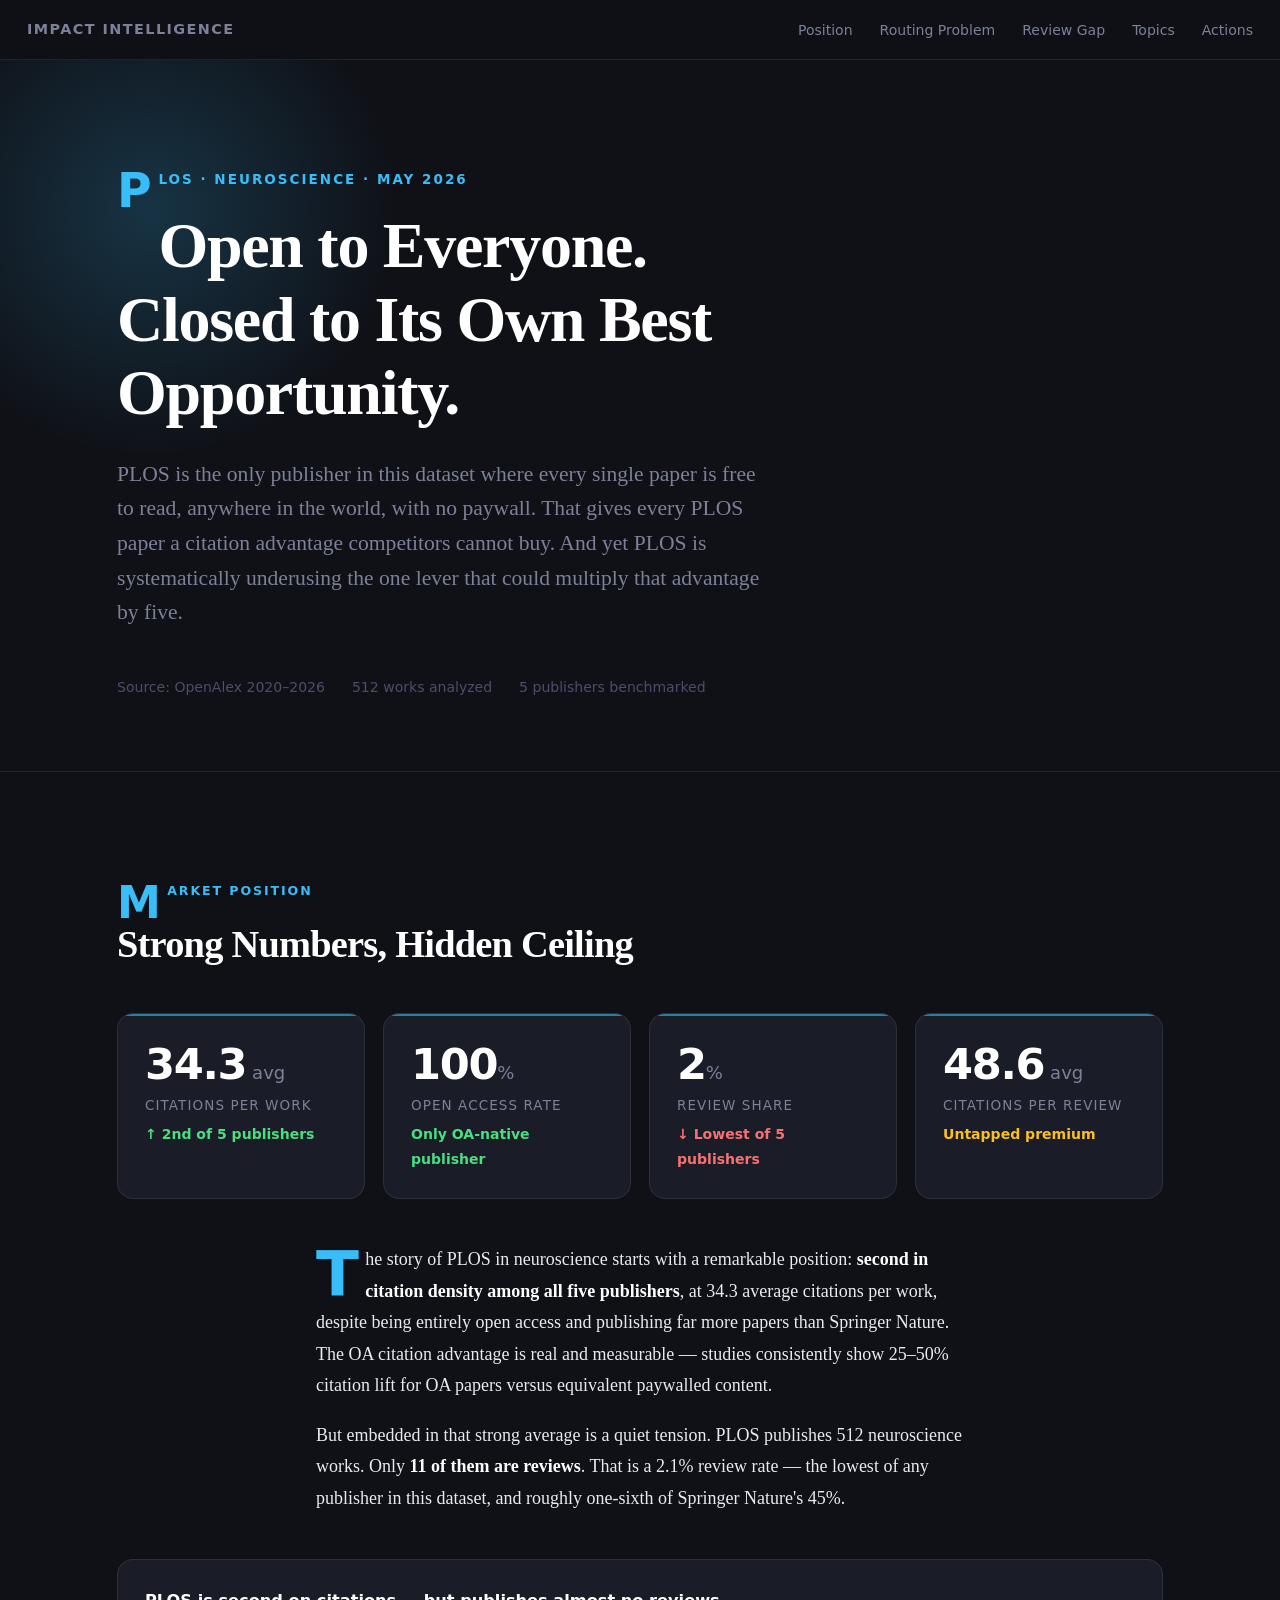
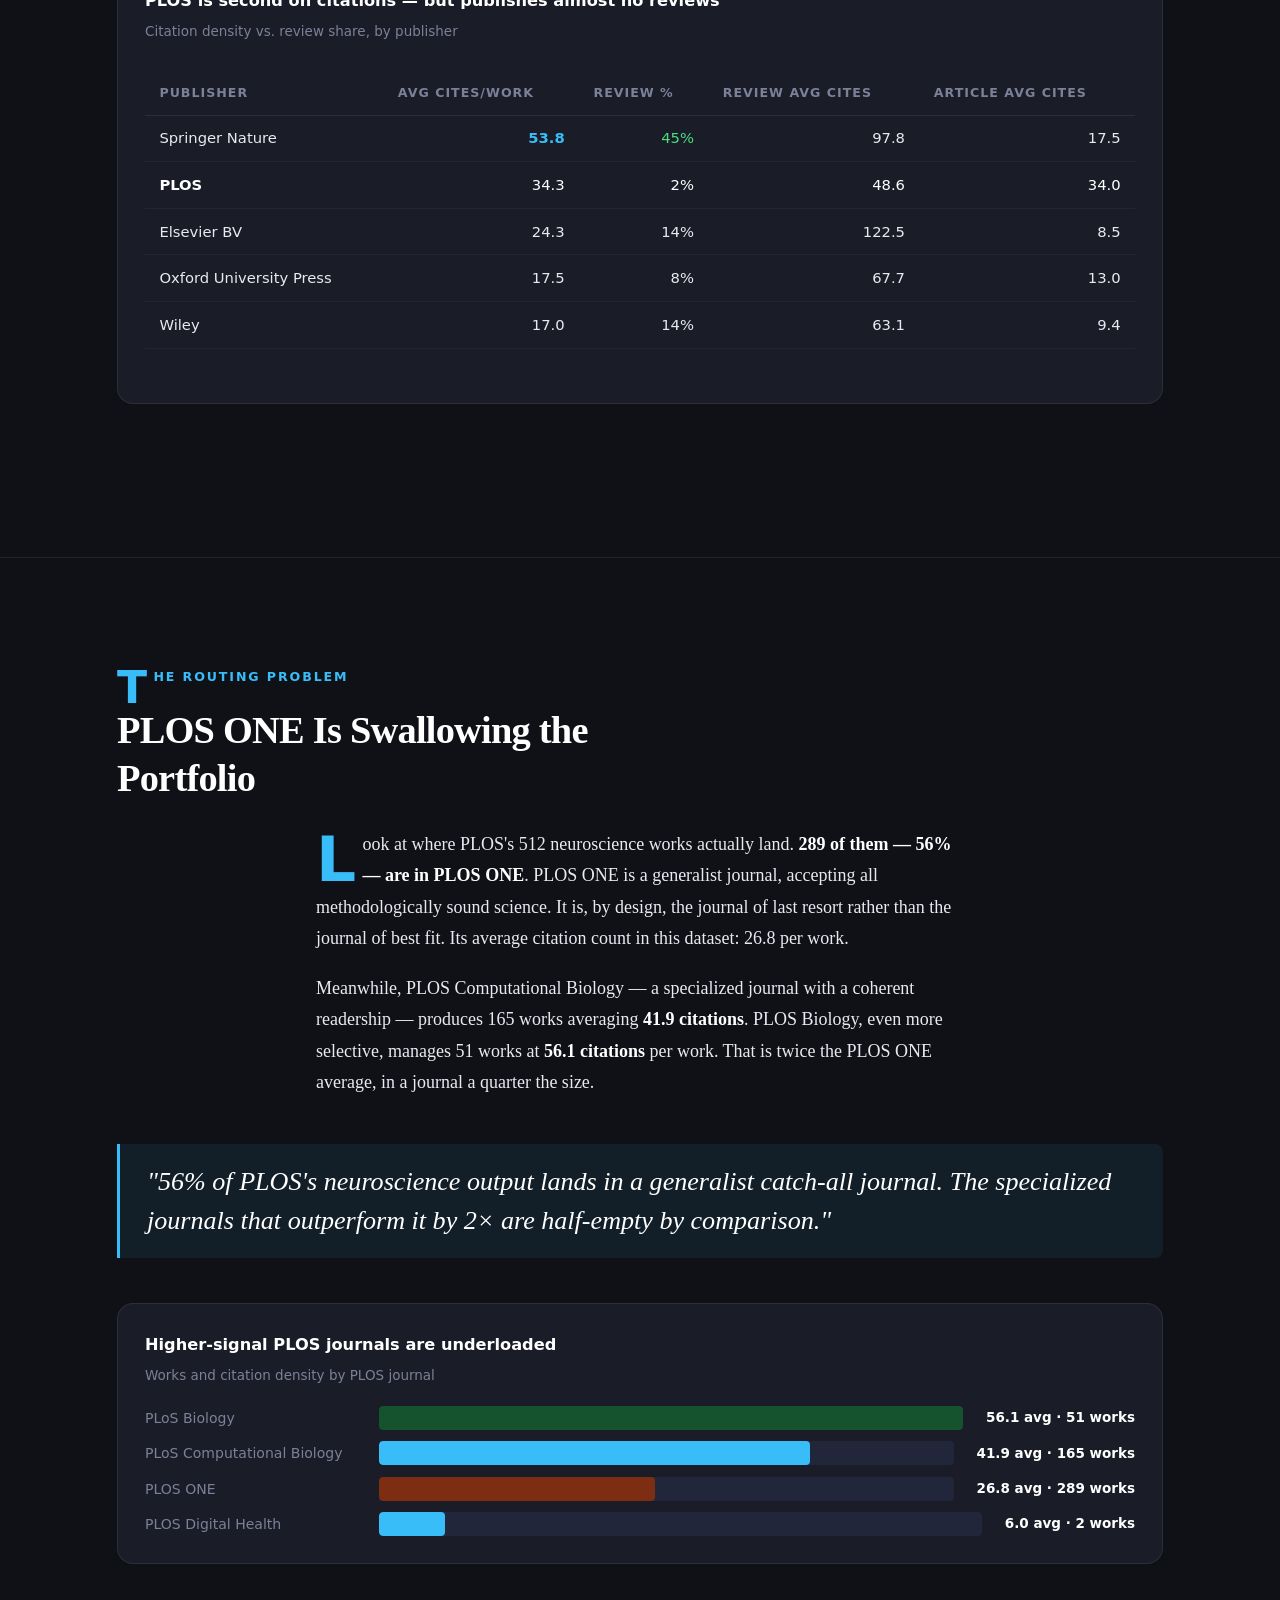
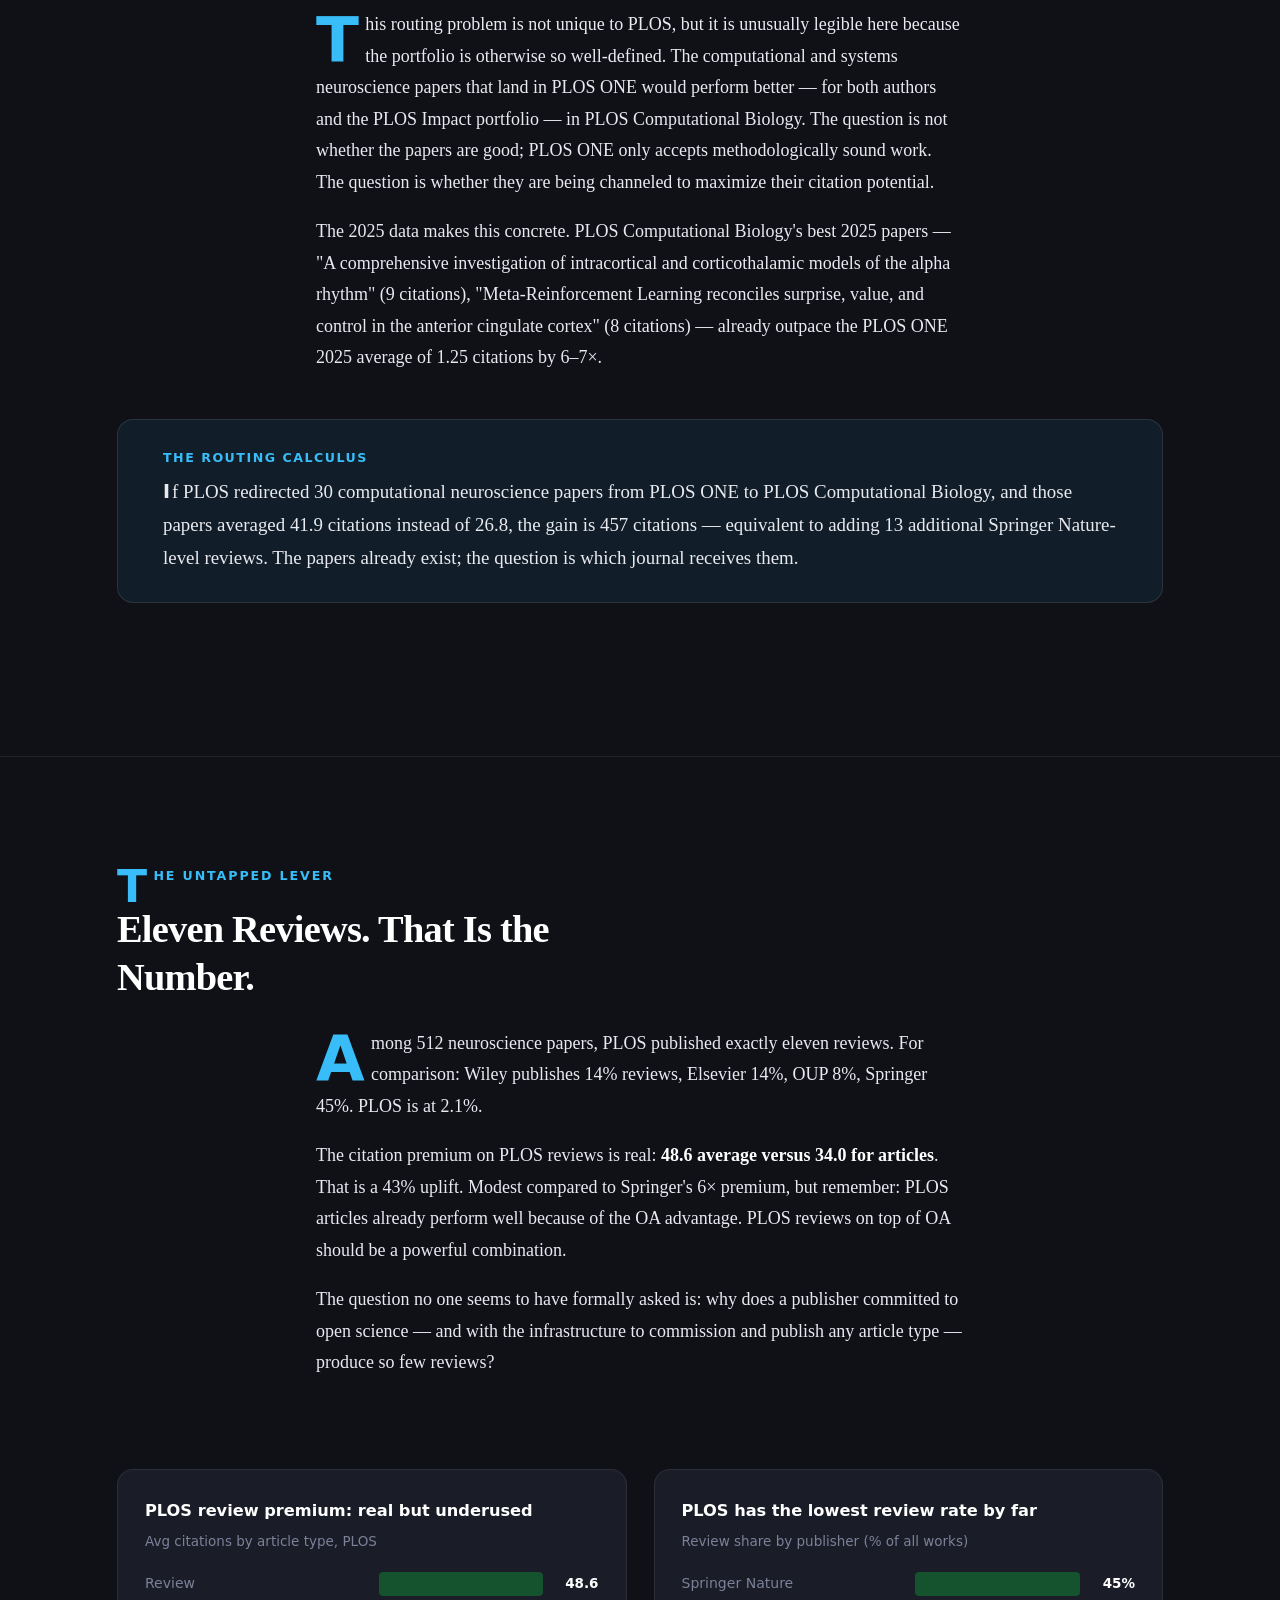
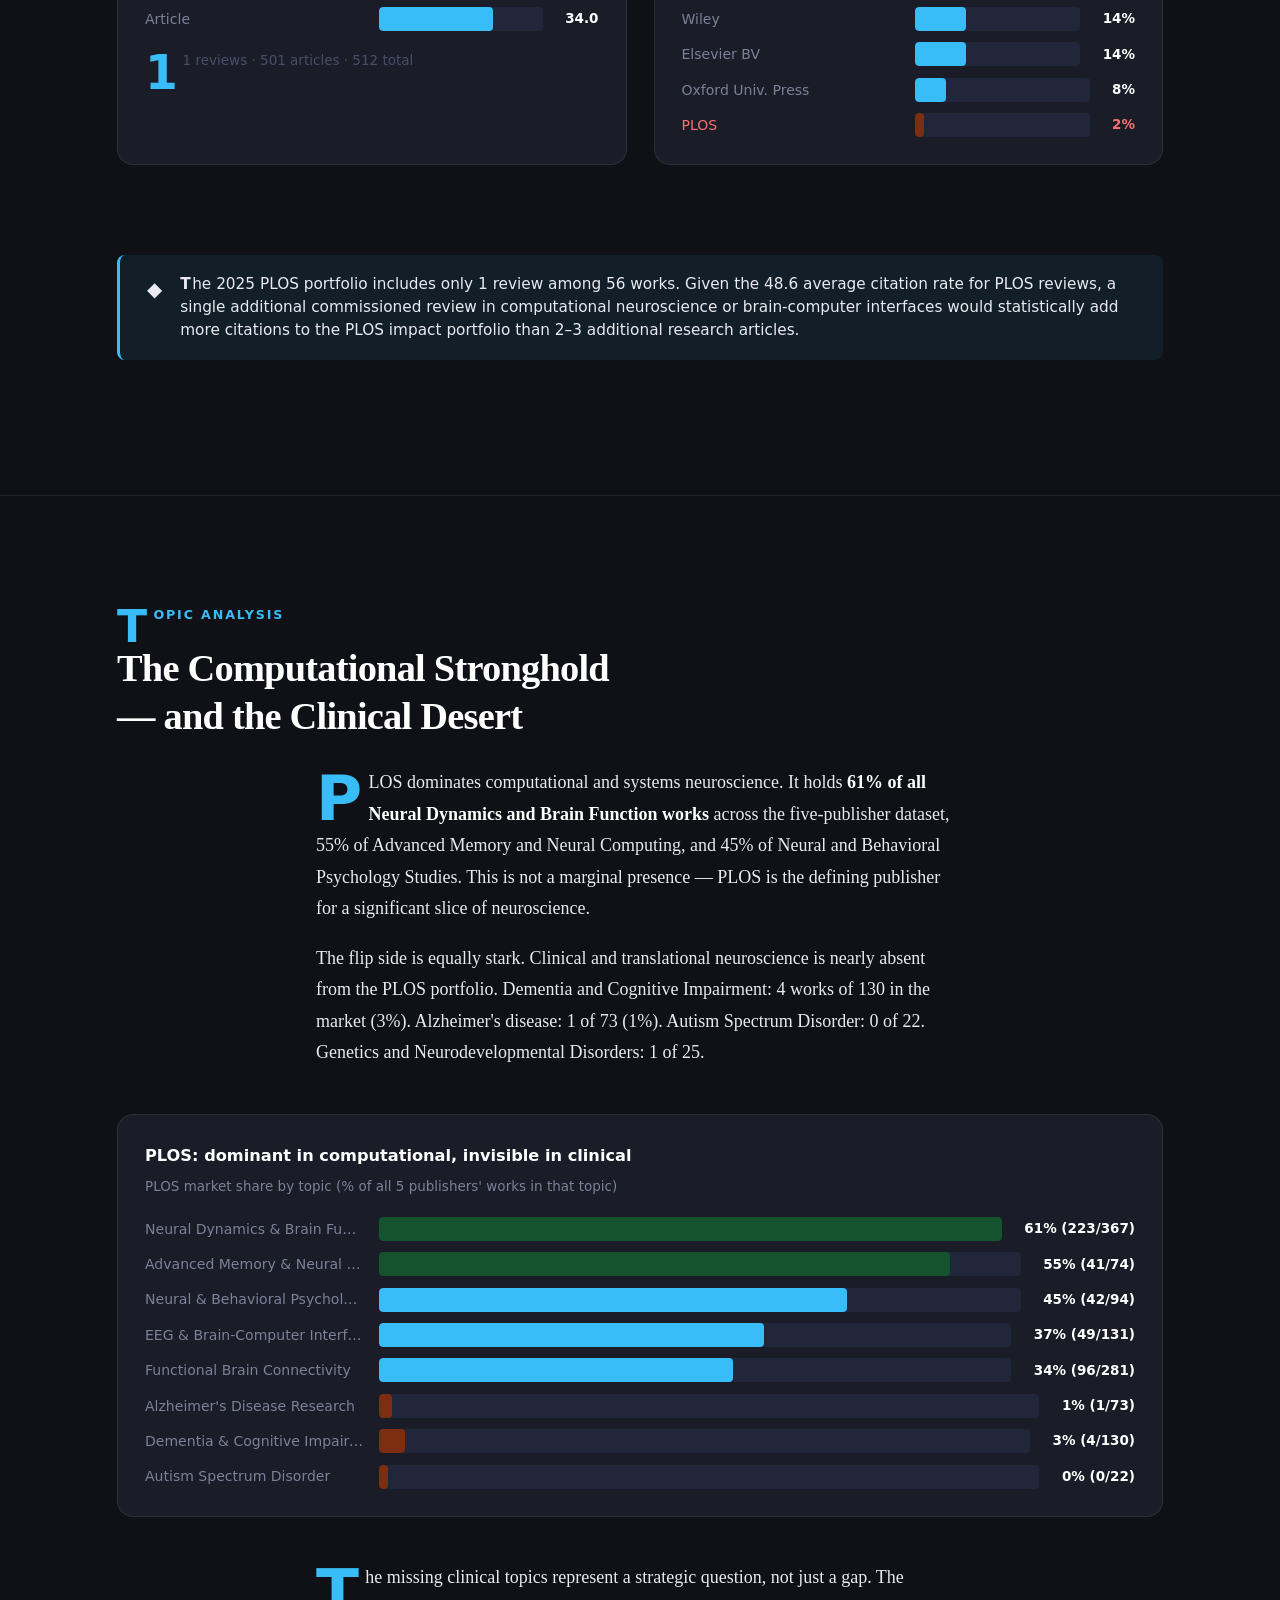
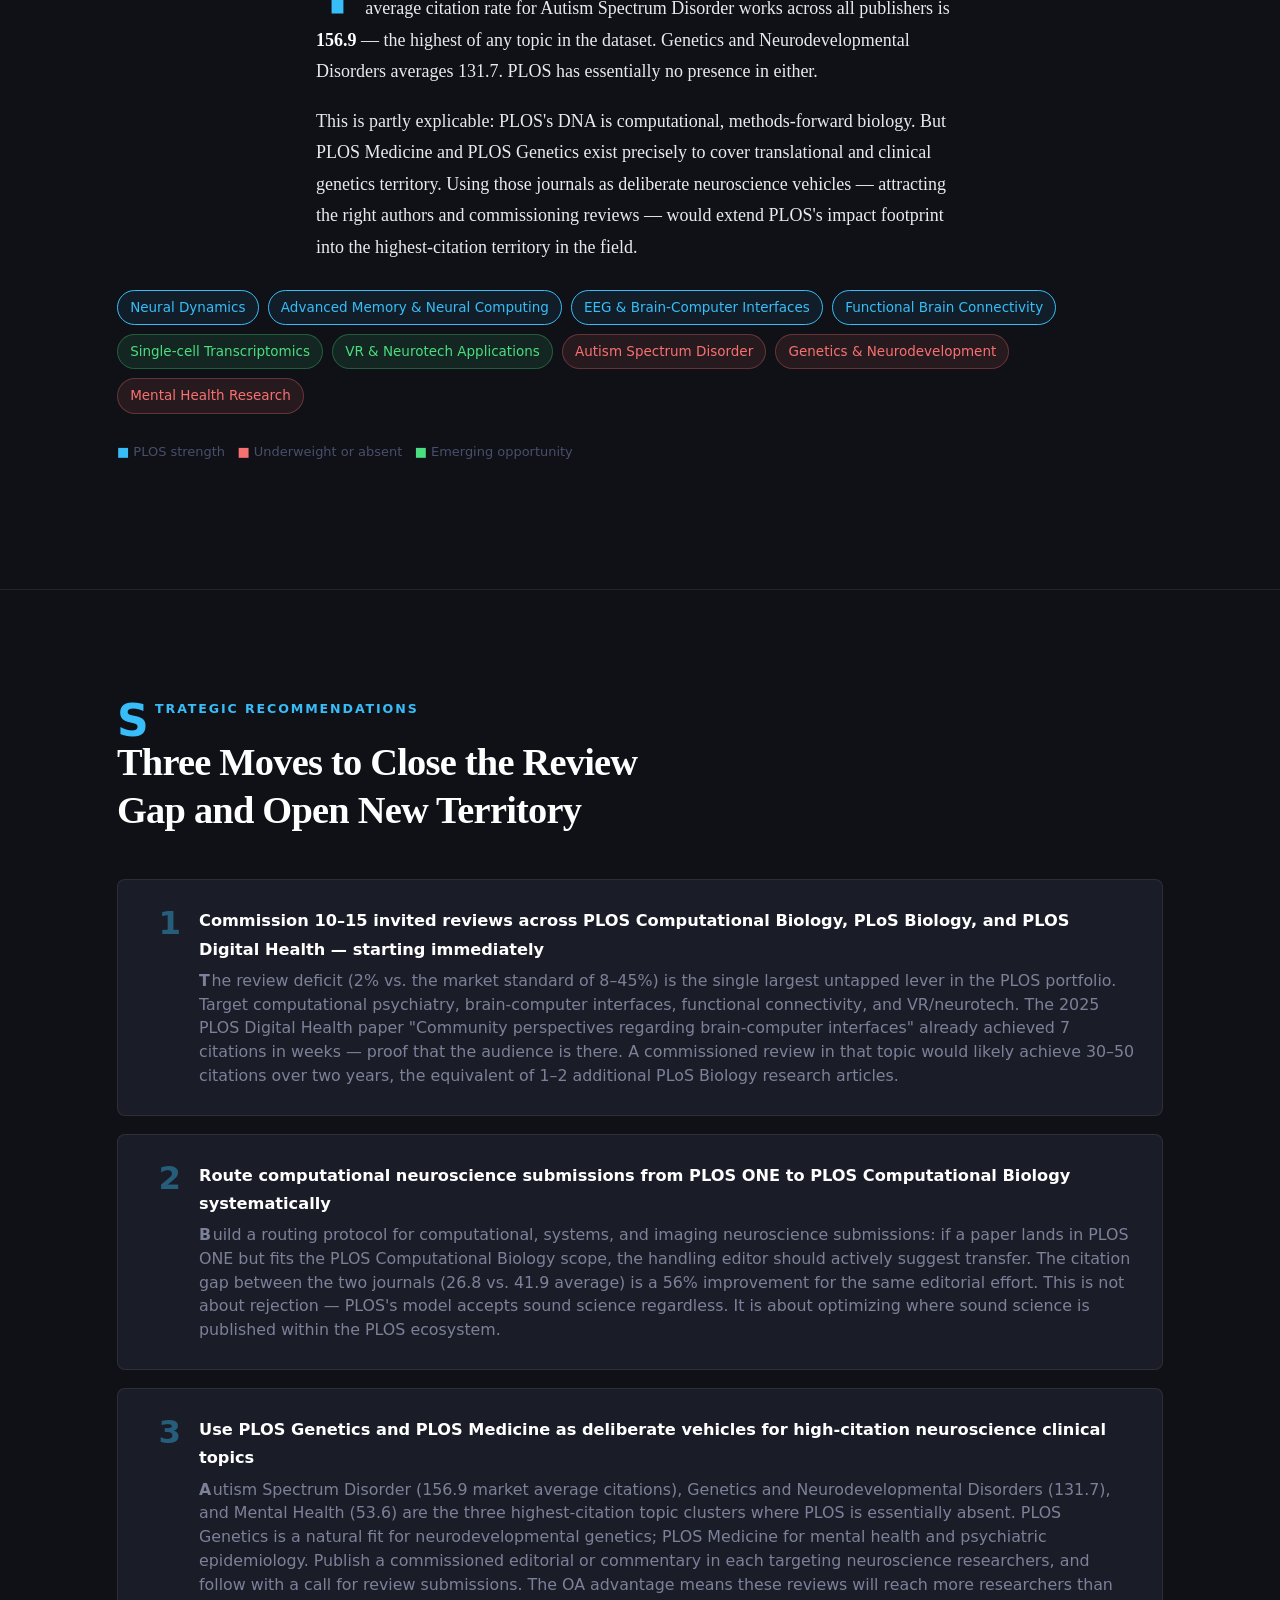
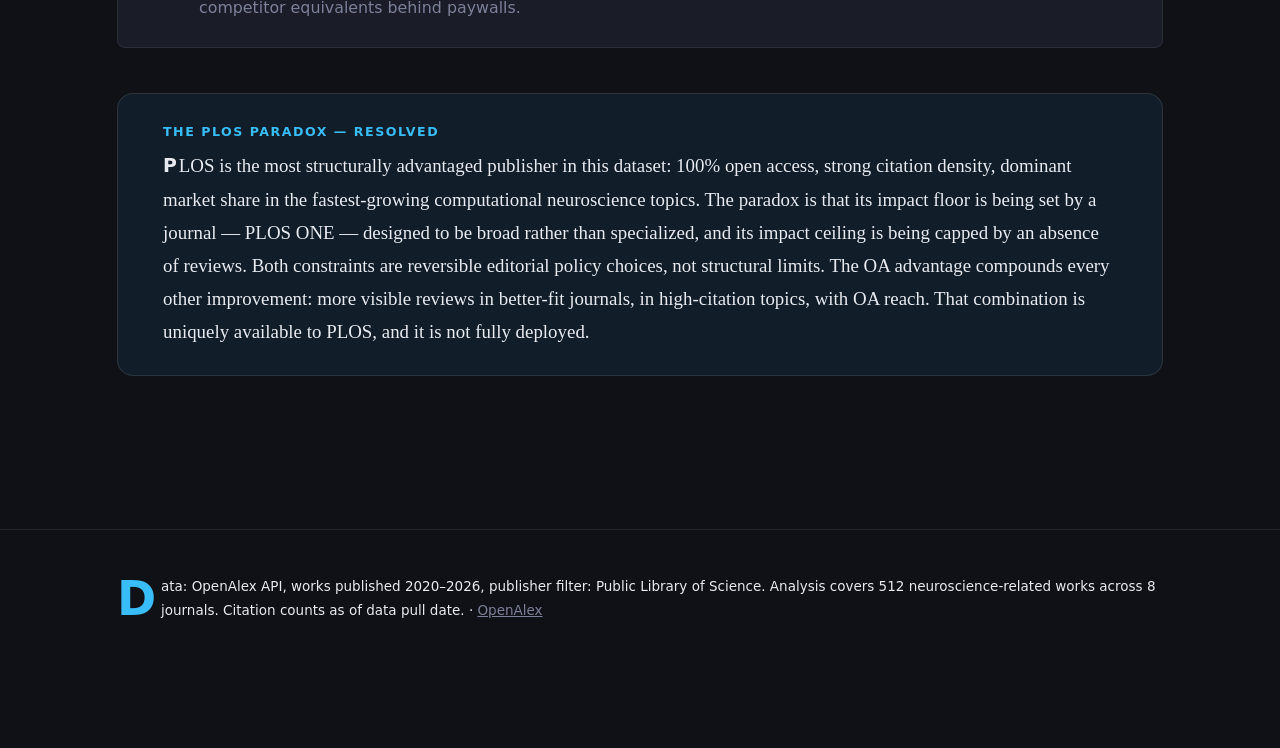
<file: reports/neuroscience-plos-2026-05.html>
<!DOCTYPE html>
<html lang="en">
<head>
<meta charset="UTF-8">
<meta name="viewport" content="width=device-width, initial-scale=1.0">
<title>PLOS · Neuroscience Impact Report · May 2026</title>
<link rel="stylesheet" href="style.css">
<style>
  :root {
    --accent: #38bdf8;
    --accent-muted: rgba(56,189,248,0.08);
    --accent-glow: rgba(56,189,248,0.2);
  }
</style>
</head>
<body>

<nav class="nav">
  <a class="nav-brand" href="#">Impact Intelligence</a>
  <ul class="nav-links">
    <li><a href="#position">Position</a></li>
    <li><a href="#routing">Routing Problem</a></li>
    <li><a href="#reviews">Review Gap</a></li>
    <li><a href="#topics">Topics</a></li>
    <li><a href="#actions">Actions</a></li>
  </ul>
</nav>

<section class="hero">
  <div class="container">
    <p class="hero-kicker fade-up">PLOS · Neuroscience · May 2026</p>
    <h1 class="hero-title fade-up-2">Open to Everyone. Closed to Its Own Best Opportunity.</h1>
    <p class="hero-deck fade-up-3">PLOS is the only publisher in this dataset where every single paper is free to read, anywhere in the world, with no paywall. That gives every PLOS paper a citation advantage competitors cannot buy. And yet PLOS is systematically underusing the one lever that could multiply that advantage by five.</p>
    <div class="hero-meta fade-up-3">
      <span>Source: OpenAlex 2020–2026</span>
      <span>512 works analyzed</span>
      <span>5 publishers benchmarked</span>
    </div>
  </div>
</section>

<section id="position">
  <div class="container">
    <p class="section-label">Market Position</p>
    <h2 class="section-title">Strong Numbers, Hidden Ceiling</h2>

    <div class="stat-row fade-up">
      <div class="stat-card">
        <div class="stat-value">34.3<span class="stat-unit"> avg</span></div>
        <div class="stat-label">Citations per work</div>
        <div class="stat-delta up">↑ 2nd of 5 publishers</div>
      </div>
      <div class="stat-card">
        <div class="stat-value">100<span class="stat-unit">%</span></div>
        <div class="stat-label">Open access rate</div>
        <div class="stat-delta up">Only OA-native publisher</div>
      </div>
      <div class="stat-card">
        <div class="stat-value">2<span class="stat-unit">%</span></div>
        <div class="stat-label">Review share</div>
        <div class="stat-delta down">↓ Lowest of 5 publishers</div>
      </div>
      <div class="stat-card">
        <div class="stat-value">48.6<span class="stat-unit"> avg</span></div>
        <div class="stat-label">Citations per review</div>
        <div class="stat-delta warn">Untapped premium</div>
      </div>
    </div>

    <div class="prose">
      <p>The story of PLOS in neuroscience starts with a remarkable position: <strong>second in citation density among all five publishers</strong>, at 34.3 average citations per work, despite being entirely open access and publishing far more papers than Springer Nature. The OA citation advantage is real and measurable — studies consistently show 25–50% citation lift for OA papers versus equivalent paywalled content.</p>
      <p>But embedded in that strong average is a quiet tension. PLOS publishes 512 neuroscience works. Only <strong>11 of them are reviews</strong>. That is a 2.1% review rate — the lowest of any publisher in this dataset, and roughly one-sixth of Springer Nature's 45%.</p>
    </div>

    <div class="chart-wrap">
      <div class="chart-headline">PLOS is second on citations — but publishes almost no reviews</div>
      <div class="chart-subline">Citation density vs. review share, by publisher</div>
      <table class="data-table">
        <thead>
          <tr>
            <th>Publisher</th>
            <th class="num">Avg cites/work</th>
            <th class="num">Review %</th>
            <th class="num">Review avg cites</th>
            <th class="num">Article avg cites</th>
          </tr>
        </thead>
        <tbody>
          <tr>
            <td>Springer Nature</td>
            <td class="num accent-cell">53.8</td>
            <td class="num good-cell">45%</td>
            <td class="num">97.8</td>
            <td class="num">17.5</td>
          </tr>
          <tr class="highlight">
            <td><strong>PLOS</strong></td>
            <td class="num" style="color:#fff">34.3</td>
            <td class="num warn-cell">2%</td>
            <td class="num">48.6</td>
            <td class="num">34.0</td>
          </tr>
          <tr>
            <td>Elsevier BV</td>
            <td class="num">24.3</td>
            <td class="num">14%</td>
            <td class="num">122.5</td>
            <td class="num">8.5</td>
          </tr>
          <tr>
            <td>Oxford University Press</td>
            <td class="num">17.5</td>
            <td class="num">8%</td>
            <td class="num">67.7</td>
            <td class="num">13.0</td>
          </tr>
          <tr>
            <td>Wiley</td>
            <td class="num">17.0</td>
            <td class="num">14%</td>
            <td class="num">63.1</td>
            <td class="num">9.4</td>
          </tr>
        </tbody>
      </table>
    </div>
  </div>
</section>

<section id="routing">
  <div class="container">
    <p class="section-label">The Routing Problem</p>
    <h2 class="section-title">PLOS ONE Is Swallowing the Portfolio</h2>

    <div class="prose">
      <p>Look at where PLOS's 512 neuroscience works actually land. <strong>289 of them — 56% — are in PLOS ONE</strong>. PLOS ONE is a generalist journal, accepting all methodologically sound science. It is, by design, the journal of last resort rather than the journal of best fit. Its average citation count in this dataset: 26.8 per work.</p>
      <p>Meanwhile, PLOS Computational Biology — a specialized journal with a coherent readership — produces 165 works averaging <strong>41.9 citations</strong>. PLOS Biology, even more selective, manages 51 works at <strong>56.1 citations</strong> per work. That is twice the PLOS ONE average, in a journal a quarter the size.</p>
    </div>

    <div class="pull-quote">"56% of PLOS's neuroscience output lands in a generalist catch-all journal. The specialized journals that outperform it by 2× are half-empty by comparison."</div>

    <div class="chart-wrap">
      <div class="chart-headline">Higher-signal PLOS journals are underloaded</div>
      <div class="chart-subline">Works and citation density by PLOS journal</div>
      <div class="bar-chart">
        <div class="bar-row">
          <div class="bar-label">PLoS Biology</div>
          <div class="bar-track"><div class="bar-fill good" style="width:100%"></div></div>
          <div class="bar-value">56.1 avg · 51 works</div>
        </div>
        <div class="bar-row">
          <div class="bar-label">PLoS Computational Biology</div>
          <div class="bar-track"><div class="bar-fill" style="width:75%"></div></div>
          <div class="bar-value">41.9 avg · 165 works</div>
        </div>
        <div class="bar-row">
          <div class="bar-label">PLOS ONE</div>
          <div class="bar-track"><div class="bar-fill warn" style="width:48%"></div></div>
          <div class="bar-value">26.8 avg · 289 works</div>
        </div>
        <div class="bar-row">
          <div class="bar-label">PLOS Digital Health</div>
          <div class="bar-track"><div class="bar-fill" style="width:11%"></div></div>
          <div class="bar-value">6.0 avg · 2 works</div>
        </div>
      </div>
    </div>

    <div class="prose">
      <p>This routing problem is not unique to PLOS, but it is unusually legible here because the portfolio is otherwise so well-defined. The computational and systems neuroscience papers that land in PLOS ONE would perform better — for both authors and the PLOS Impact portfolio — in PLOS Computational Biology. The question is not whether the papers are good; PLOS ONE only accepts methodologically sound work. The question is whether they are being channeled to maximize their citation potential.</p>
      <p>The 2025 data makes this concrete. PLOS Computational Biology's best 2025 papers — "A comprehensive investigation of intracortical and corticothalamic models of the alpha rhythm" (9 citations), "Meta-Reinforcement Learning reconciles surprise, value, and control in the anterior cingulate cortex" (8 citations) — already outpace the PLOS ONE 2025 average of 1.25 citations by 6–7×.</p>
    </div>

    <div class="insight-box">
      <div class="insight-box-title">The Routing Calculus</div>
      <p>If PLOS redirected 30 computational neuroscience papers from PLOS ONE to PLOS Computational Biology, and those papers averaged 41.9 citations instead of 26.8, the gain is 457 citations — equivalent to adding 13 additional Springer Nature-level reviews. The papers already exist; the question is which journal receives them.</p>
    </div>
  </div>
</section>

<section id="reviews">
  <div class="container">
    <p class="section-label">The Untapped Lever</p>
    <h2 class="section-title">Eleven Reviews. That Is the Number.</h2>

    <div class="prose">
      <p>Among 512 neuroscience papers, PLOS published exactly eleven reviews. For comparison: Wiley publishes 14% reviews, Elsevier 14%, OUP 8%, Springer 45%. PLOS is at 2.1%.</p>
      <p>The citation premium on PLOS reviews is real: <strong>48.6 average versus 34.0 for articles</strong>. That is a 43% uplift. Modest compared to Springer's 6× premium, but remember: PLOS articles already perform well because of the OA advantage. PLOS reviews on top of OA should be a powerful combination.</p>
      <p>The question no one seems to have formally asked is: why does a publisher committed to open science — and with the infrastructure to commission and publish any article type — produce so few reviews?</p>
    </div>

    <div class="two-col">
      <div class="chart-wrap">
        <div class="chart-headline">PLOS review premium: real but underused</div>
        <div class="chart-subline">Avg citations by article type, PLOS</div>
        <div class="bar-chart" style="margin-top:1rem">
          <div class="bar-row">
            <div class="bar-label">Review</div>
            <div class="bar-track"><div class="bar-fill good" style="width:100%"></div></div>
            <div class="bar-value">48.6</div>
          </div>
          <div class="bar-row">
            <div class="bar-label">Article</div>
            <div class="bar-track"><div class="bar-fill" style="width:70%"></div></div>
            <div class="bar-value">34.0</div>
          </div>
        </div>
        <p style="font-family:var(--font-ui);font-size:0.75rem;color:var(--color-text-dim);margin-top:1rem">11 reviews · 501 articles · 512 total</p>
      </div>
      <div class="chart-wrap">
        <div class="chart-headline">PLOS has the lowest review rate by far</div>
        <div class="chart-subline">Review share by publisher (% of all works)</div>
        <div class="bar-chart" style="margin-top:1rem">
          <div class="bar-row">
            <div class="bar-label">Springer Nature</div>
            <div class="bar-track"><div class="bar-fill good" style="width:100%"></div></div>
            <div class="bar-value">45%</div>
          </div>
          <div class="bar-row">
            <div class="bar-label">Wiley</div>
            <div class="bar-track"><div class="bar-fill" style="width:31%"></div></div>
            <div class="bar-value">14%</div>
          </div>
          <div class="bar-row">
            <div class="bar-label">Elsevier BV</div>
            <div class="bar-track"><div class="bar-fill" style="width:31%"></div></div>
            <div class="bar-value">14%</div>
          </div>
          <div class="bar-row">
            <div class="bar-label">Oxford Univ. Press</div>
            <div class="bar-track"><div class="bar-fill" style="width:18%"></div></div>
            <div class="bar-value">8%</div>
          </div>
          <div class="bar-row">
            <div class="bar-label" style="color:#f87171">PLOS</div>
            <div class="bar-track"><div class="bar-fill warn" style="width:5%"></div></div>
            <div class="bar-value" style="color:#f87171">2%</div>
          </div>
        </div>
      </div>
    </div>

    <div class="callout info">
      <span class="callout-icon">◆</span>
      <p>The 2025 PLOS portfolio includes only 1 review among 56 works. Given the 48.6 average citation rate for PLOS reviews, a single additional commissioned review in computational neuroscience or brain-computer interfaces would statistically add more citations to the PLOS impact portfolio than 2–3 additional research articles.</p>
    </div>
  </div>
</section>

<section id="topics">
  <div class="container">
    <p class="section-label">Topic Analysis</p>
    <h2 class="section-title">The Computational Stronghold — and the Clinical Desert</h2>

    <div class="prose">
      <p>PLOS dominates computational and systems neuroscience. It holds <strong>61% of all Neural Dynamics and Brain Function works</strong> across the five-publisher dataset, 55% of Advanced Memory and Neural Computing, and 45% of Neural and Behavioral Psychology Studies. This is not a marginal presence — PLOS is the defining publisher for a significant slice of neuroscience.</p>
      <p>The flip side is equally stark. Clinical and translational neuroscience is nearly absent from the PLOS portfolio. Dementia and Cognitive Impairment: 4 works of 130 in the market (3%). Alzheimer's disease: 1 of 73 (1%). Autism Spectrum Disorder: 0 of 22. Genetics and Neurodevelopmental Disorders: 1 of 25.</p>
    </div>

    <div class="chart-wrap">
      <div class="chart-headline">PLOS: dominant in computational, invisible in clinical</div>
      <div class="chart-subline">PLOS market share by topic (% of all 5 publishers' works in that topic)</div>
      <div class="bar-chart">
        <div class="bar-row">
          <div class="bar-label">Neural Dynamics &amp; Brain Function</div>
          <div class="bar-track"><div class="bar-fill good" style="width:100%"></div></div>
          <div class="bar-value">61% (223/367)</div>
        </div>
        <div class="bar-row">
          <div class="bar-label">Advanced Memory &amp; Neural Computing</div>
          <div class="bar-track"><div class="bar-fill good" style="width:89%"></div></div>
          <div class="bar-value">55% (41/74)</div>
        </div>
        <div class="bar-row">
          <div class="bar-label">Neural &amp; Behavioral Psychology</div>
          <div class="bar-track"><div class="bar-fill" style="width:73%"></div></div>
          <div class="bar-value">45% (42/94)</div>
        </div>
        <div class="bar-row">
          <div class="bar-label">EEG &amp; Brain-Computer Interfaces</div>
          <div class="bar-track"><div class="bar-fill" style="width:61%"></div></div>
          <div class="bar-value">37% (49/131)</div>
        </div>
        <div class="bar-row">
          <div class="bar-label">Functional Brain Connectivity</div>
          <div class="bar-track"><div class="bar-fill" style="width:56%"></div></div>
          <div class="bar-value">34% (96/281)</div>
        </div>
        <div class="bar-row">
          <div class="bar-label">Alzheimer's Disease Research</div>
          <div class="bar-track"><div class="bar-fill warn" style="width:2%"></div></div>
          <div class="bar-value">1% (1/73)</div>
        </div>
        <div class="bar-row">
          <div class="bar-label">Dementia &amp; Cognitive Impairment</div>
          <div class="bar-track"><div class="bar-fill warn" style="width:4%"></div></div>
          <div class="bar-value">3% (4/130)</div>
        </div>
        <div class="bar-row">
          <div class="bar-label">Autism Spectrum Disorder</div>
          <div class="bar-track"><div class="bar-fill warn" style="width:1%"></div></div>
          <div class="bar-value">0% (0/22)</div>
        </div>
      </div>
    </div>

    <div class="prose">
      <p>The missing clinical topics represent a strategic question, not just a gap. The average citation rate for Autism Spectrum Disorder works across all publishers is <strong>156.9</strong> — the highest of any topic in the dataset. Genetics and Neurodevelopmental Disorders averages 131.7. PLOS has essentially no presence in either.</p>
      <p>This is partly explicable: PLOS's DNA is computational, methods-forward biology. But PLOS Medicine and PLOS Genetics exist precisely to cover translational and clinical genetics territory. Using those journals as deliberate neuroscience vehicles — attracting the right authors and commissioning reviews — would extend PLOS's impact footprint into the highest-citation territory in the field.</p>
    </div>

    <div class="bubble-grid">
      <div class="topic-bubble owned">Neural Dynamics <span class="tip">PLOS: 61% market share — dominant</span></div>
      <div class="topic-bubble owned">Advanced Memory &amp; Neural Computing <span class="tip">PLOS: 55% share</span></div>
      <div class="topic-bubble owned">EEG &amp; Brain-Computer Interfaces <span class="tip">PLOS: 37% share · 38.1 mkt avg cites</span></div>
      <div class="topic-bubble owned">Functional Brain Connectivity <span class="tip">PLOS: 34% share · 47.4 mkt avg cites</span></div>
      <div class="topic-bubble opportunity">Single-cell Transcriptomics <span class="tip">4× market growth · PLOS can lead with PCBio reviews</span></div>
      <div class="topic-bubble opportunity">VR &amp; Neurotech Applications <span class="tip">1 PLOS work already at 5 citations · 2025 growth signal</span></div>
      <div class="topic-bubble missing">Autism Spectrum Disorder <span class="tip">0 PLOS works · 156.9 mkt avg cites — highest-citation topic</span></div>
      <div class="topic-bubble missing">Genetics &amp; Neurodevelopment <span class="tip">1 PLOS work · 131.7 mkt avg cites</span></div>
      <div class="topic-bubble missing">Mental Health Research <span class="tip">13/59 works · 53.6 mkt avg cites — PLOS Mental Health barely used</span></div>
    </div>
    <p style="font-family:var(--font-ui);font-size:0.72rem;color:var(--color-text-dim);margin-top:0.5rem">
      <span style="color:var(--accent)">■</span> PLOS strength &nbsp;
      <span style="color:#f87171">■</span> Underweight or absent &nbsp;
      <span style="color:#4ade80">■</span> Emerging opportunity
    </p>
  </div>
</section>

<section id="actions">
  <div class="container">
    <p class="section-label">Strategic Recommendations</p>
    <h2 class="section-title">Three Moves to Close the Review Gap and Open New Territory</h2>

    <ul class="action-list">
      <li class="action-item">
        <div class="action-num">1</div>
        <div class="action-text">
          <strong>Commission 10–15 invited reviews across PLOS Computational Biology, PLoS Biology, and PLOS Digital Health — starting immediately</strong>
          <p>The review deficit (2% vs. the market standard of 8–45%) is the single largest untapped lever in the PLOS portfolio. Target computational psychiatry, brain-computer interfaces, functional connectivity, and VR/neurotech. The 2025 PLOS Digital Health paper "Community perspectives regarding brain-computer interfaces" already achieved 7 citations in weeks — proof that the audience is there. A commissioned review in that topic would likely achieve 30–50 citations over two years, the equivalent of 1–2 additional PLoS Biology research articles.</p>
        </div>
      </li>
      <li class="action-item">
        <div class="action-num">2</div>
        <div class="action-text">
          <strong>Route computational neuroscience submissions from PLOS ONE to PLOS Computational Biology systematically</strong>
          <p>Build a routing protocol for computational, systems, and imaging neuroscience submissions: if a paper lands in PLOS ONE but fits the PLOS Computational Biology scope, the handling editor should actively suggest transfer. The citation gap between the two journals (26.8 vs. 41.9 average) is a 56% improvement for the same editorial effort. This is not about rejection — PLOS's model accepts sound science regardless. It is about optimizing where sound science is published within the PLOS ecosystem.</p>
        </div>
      </li>
      <li class="action-item">
        <div class="action-num">3</div>
        <div class="action-text">
          <strong>Use PLOS Genetics and PLOS Medicine as deliberate vehicles for high-citation neuroscience clinical topics</strong>
          <p>Autism Spectrum Disorder (156.9 market average citations), Genetics and Neurodevelopmental Disorders (131.7), and Mental Health (53.6) are the three highest-citation topic clusters where PLOS is essentially absent. PLOS Genetics is a natural fit for neurodevelopmental genetics; PLOS Medicine for mental health and psychiatric epidemiology. Publish a commissioned editorial or commentary in each targeting neuroscience researchers, and follow with a call for review submissions. The OA advantage means these reviews will reach more researchers than competitor equivalents behind paywalls.</p>
        </div>
      </li>
    </ul>

    <div class="insight-box" style="margin-top:var(--space-lg)">
      <div class="insight-box-title">The PLOS Paradox — Resolved</div>
      <p>PLOS is the most structurally advantaged publisher in this dataset: 100% open access, strong citation density, dominant market share in the fastest-growing computational neuroscience topics. The paradox is that its impact floor is being set by a journal — PLOS ONE — designed to be broad rather than specialized, and its impact ceiling is being capped by an absence of reviews. Both constraints are reversible editorial policy choices, not structural limits. The OA advantage compounds every other improvement: more visible reviews in better-fit journals, in high-citation topics, with OA reach. That combination is uniquely available to PLOS, and it is not fully deployed.</p>
    </div>
  </div>
</section>

<footer class="report-footer">
  <div class="container">
    <p>Data: OpenAlex API, works published 2020–2026, publisher filter: Public Library of Science. Analysis covers 512 neuroscience-related works across 8 journals. Citation counts as of data pull date. · <a href="https://openalex.org">OpenAlex</a></p>
  </div>
</footer>

</body>
</html>
</file>
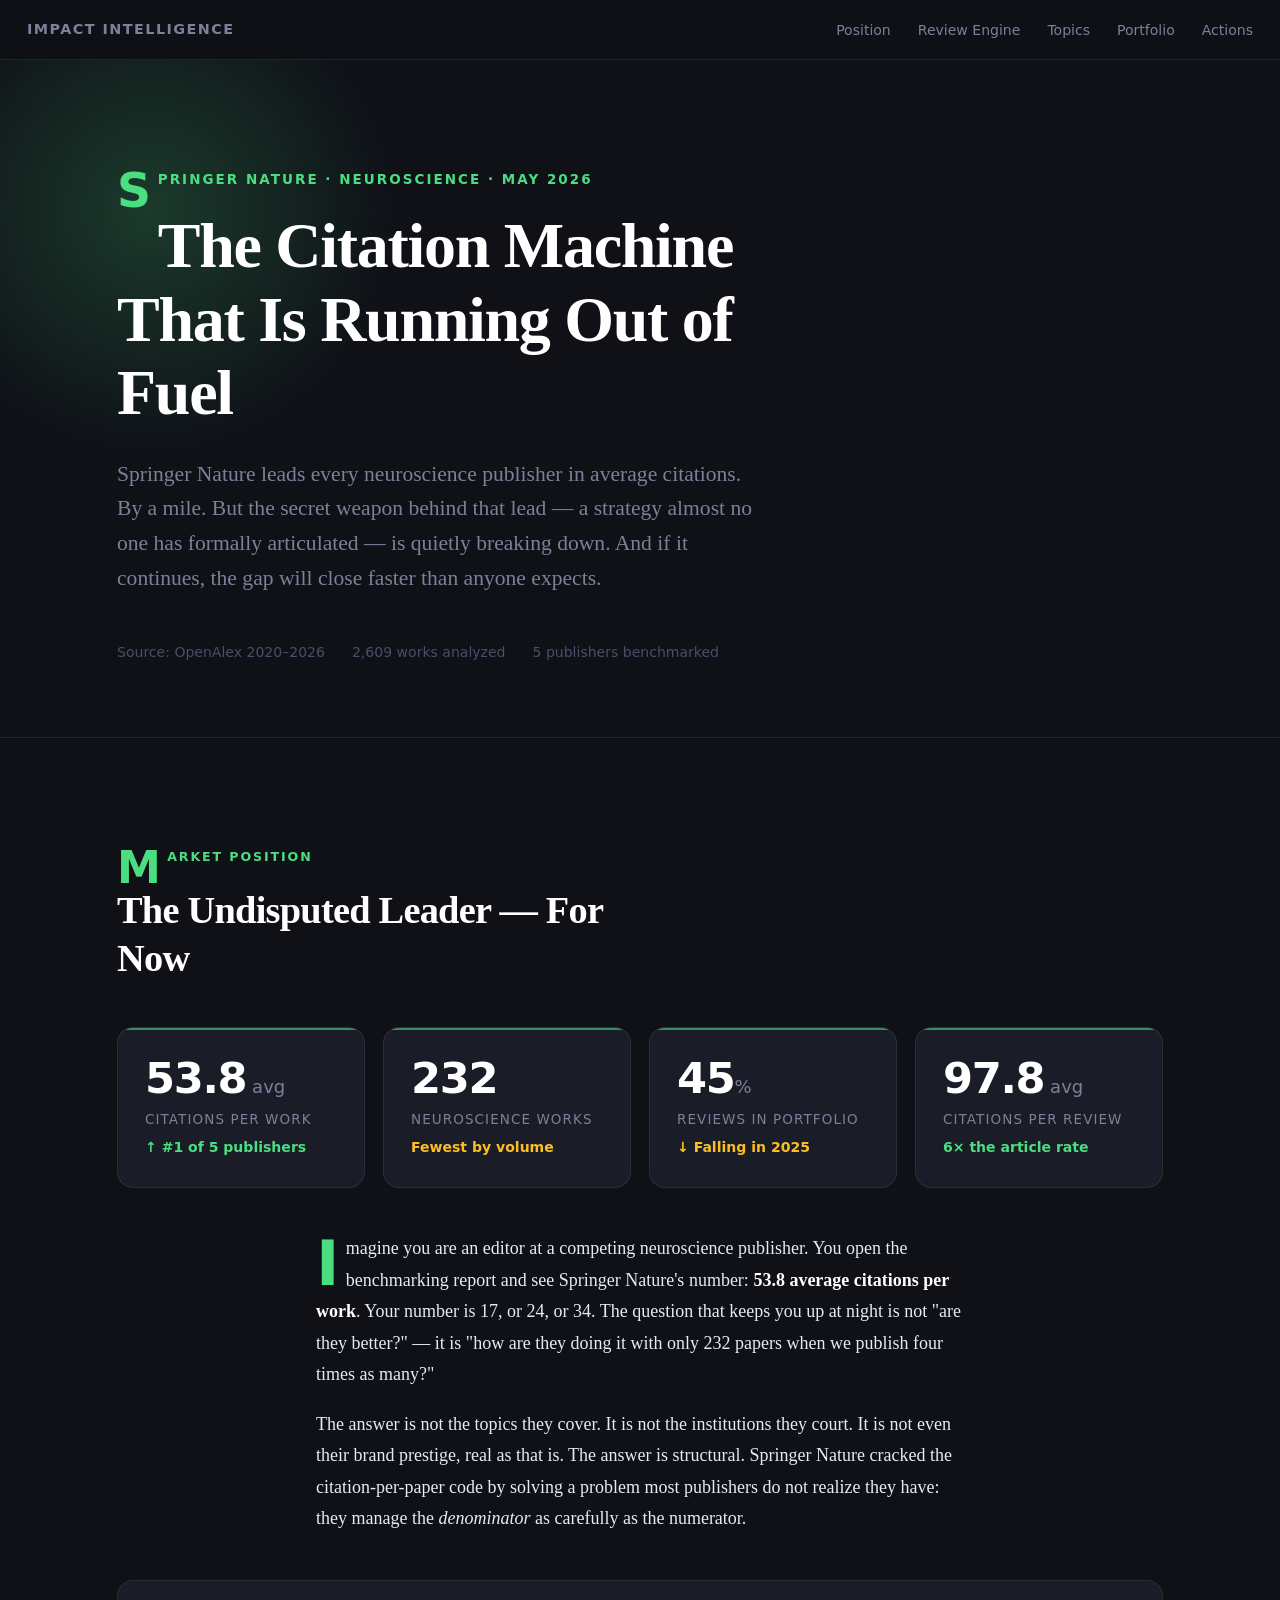
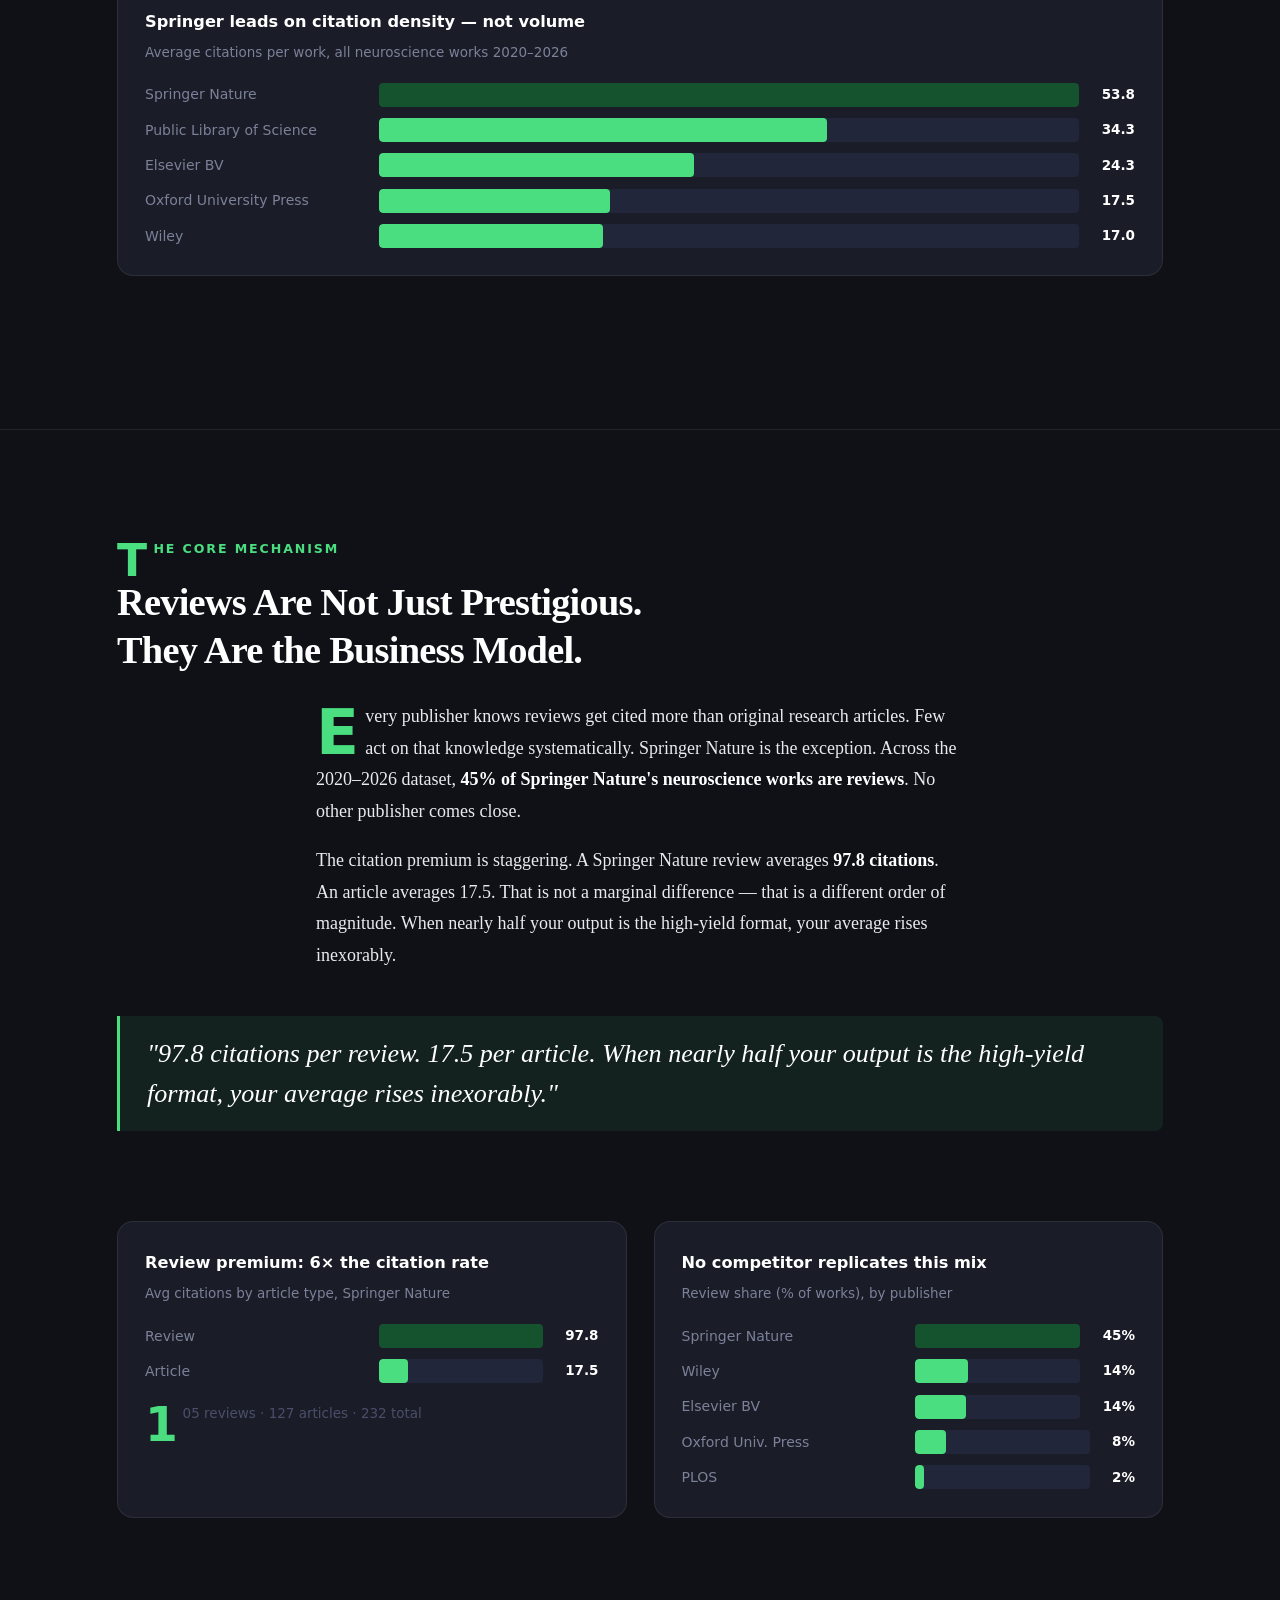
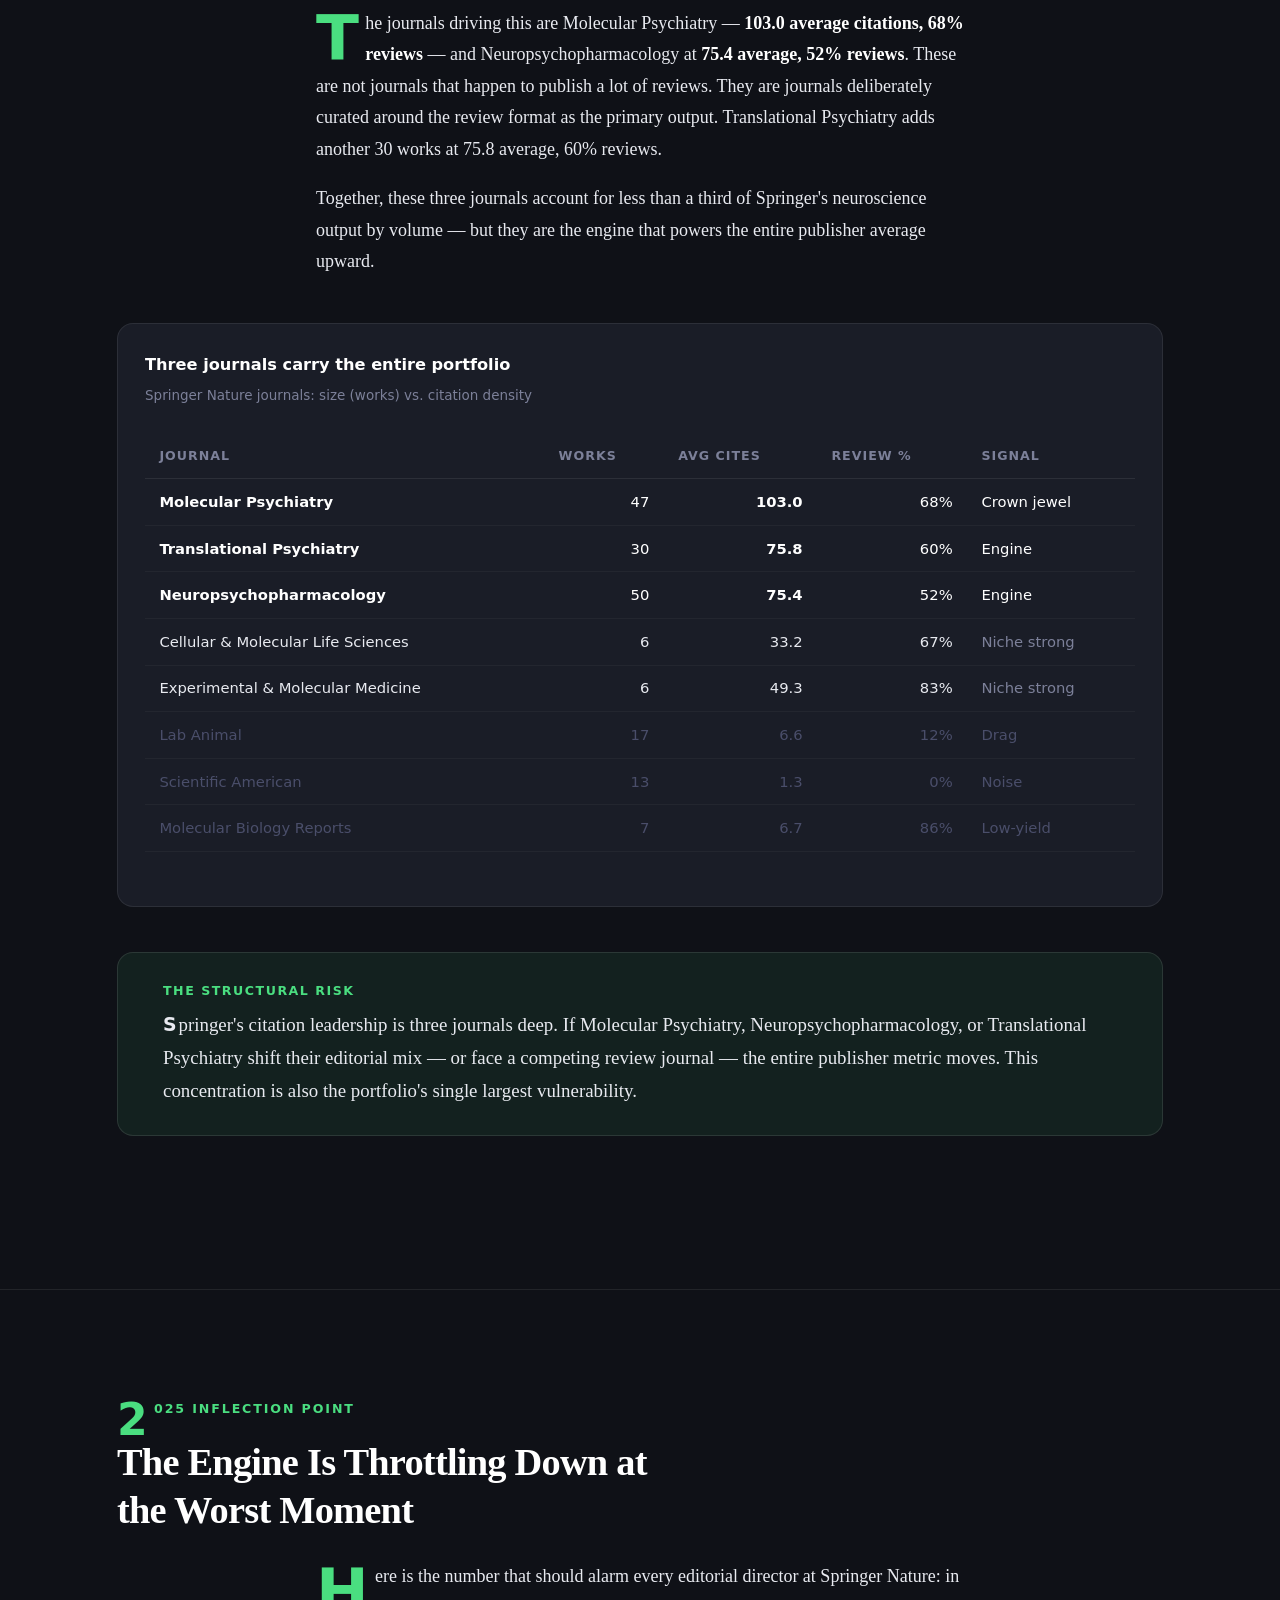
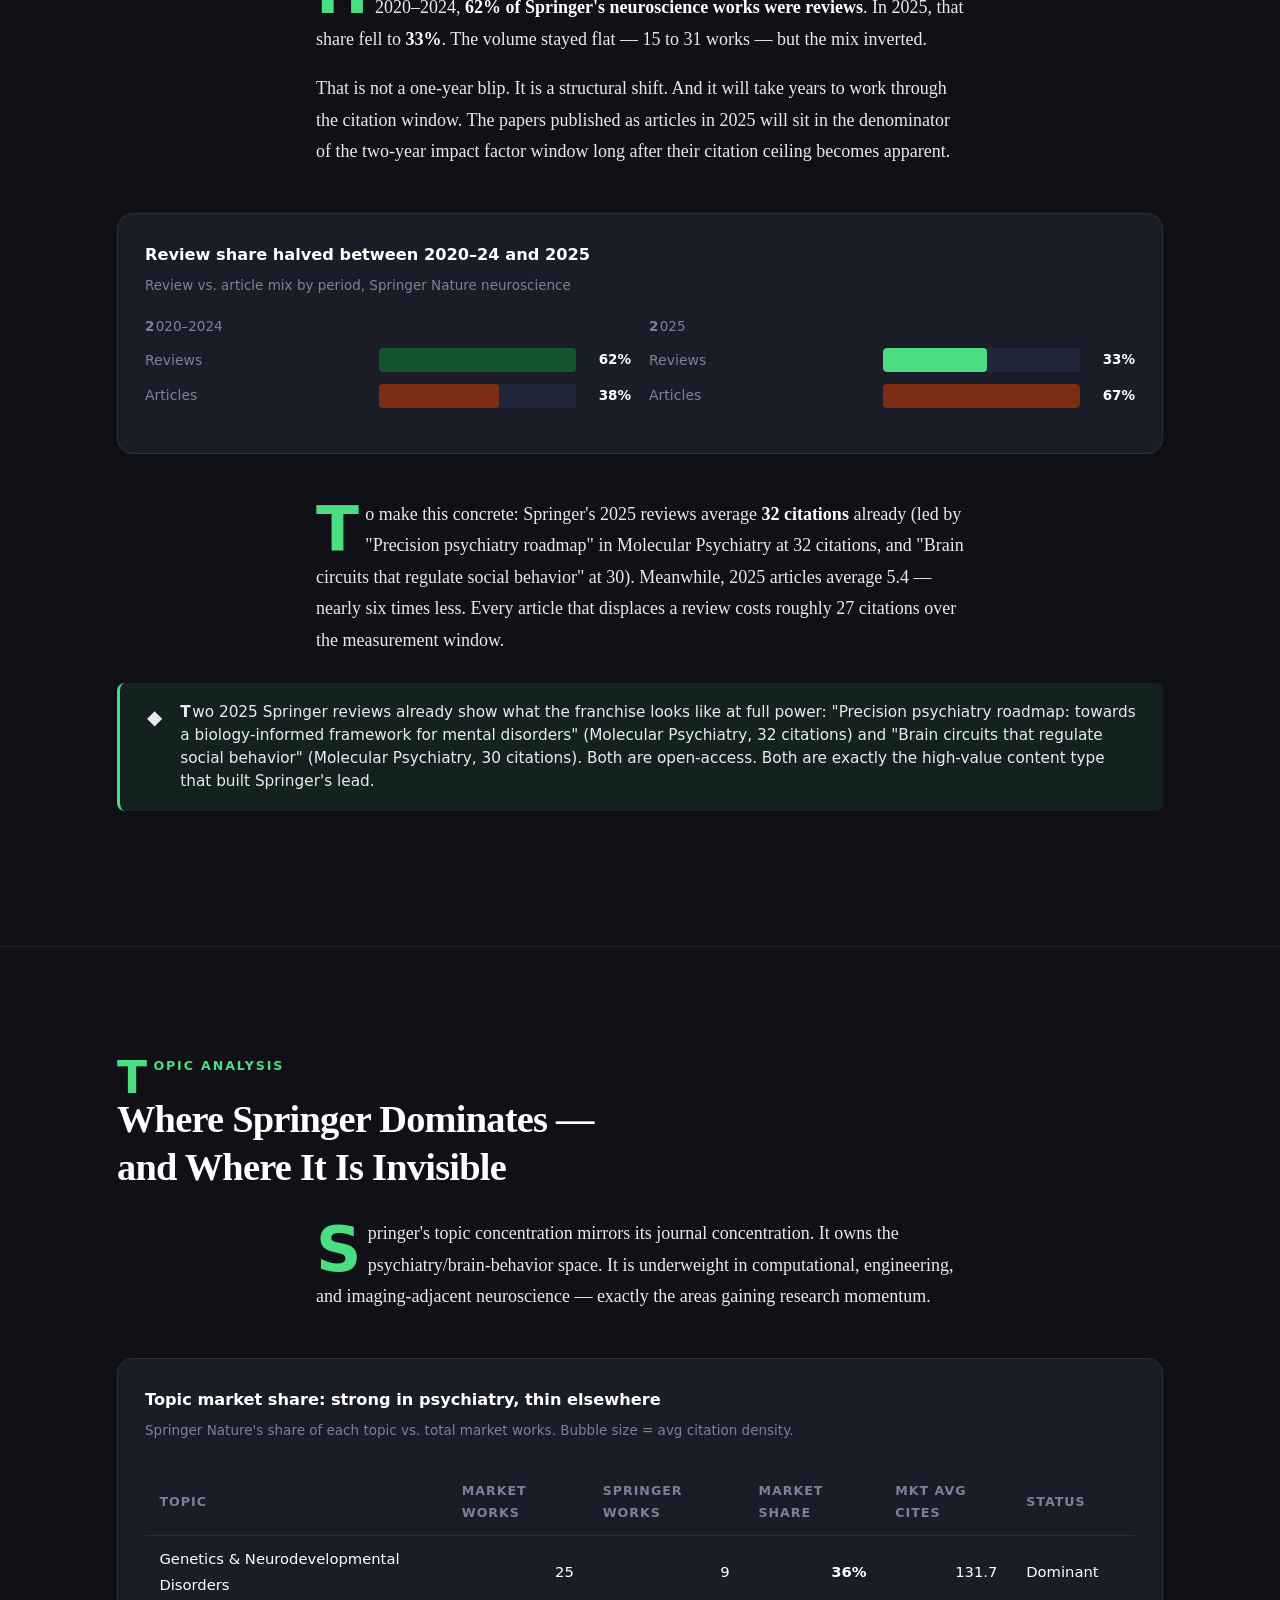
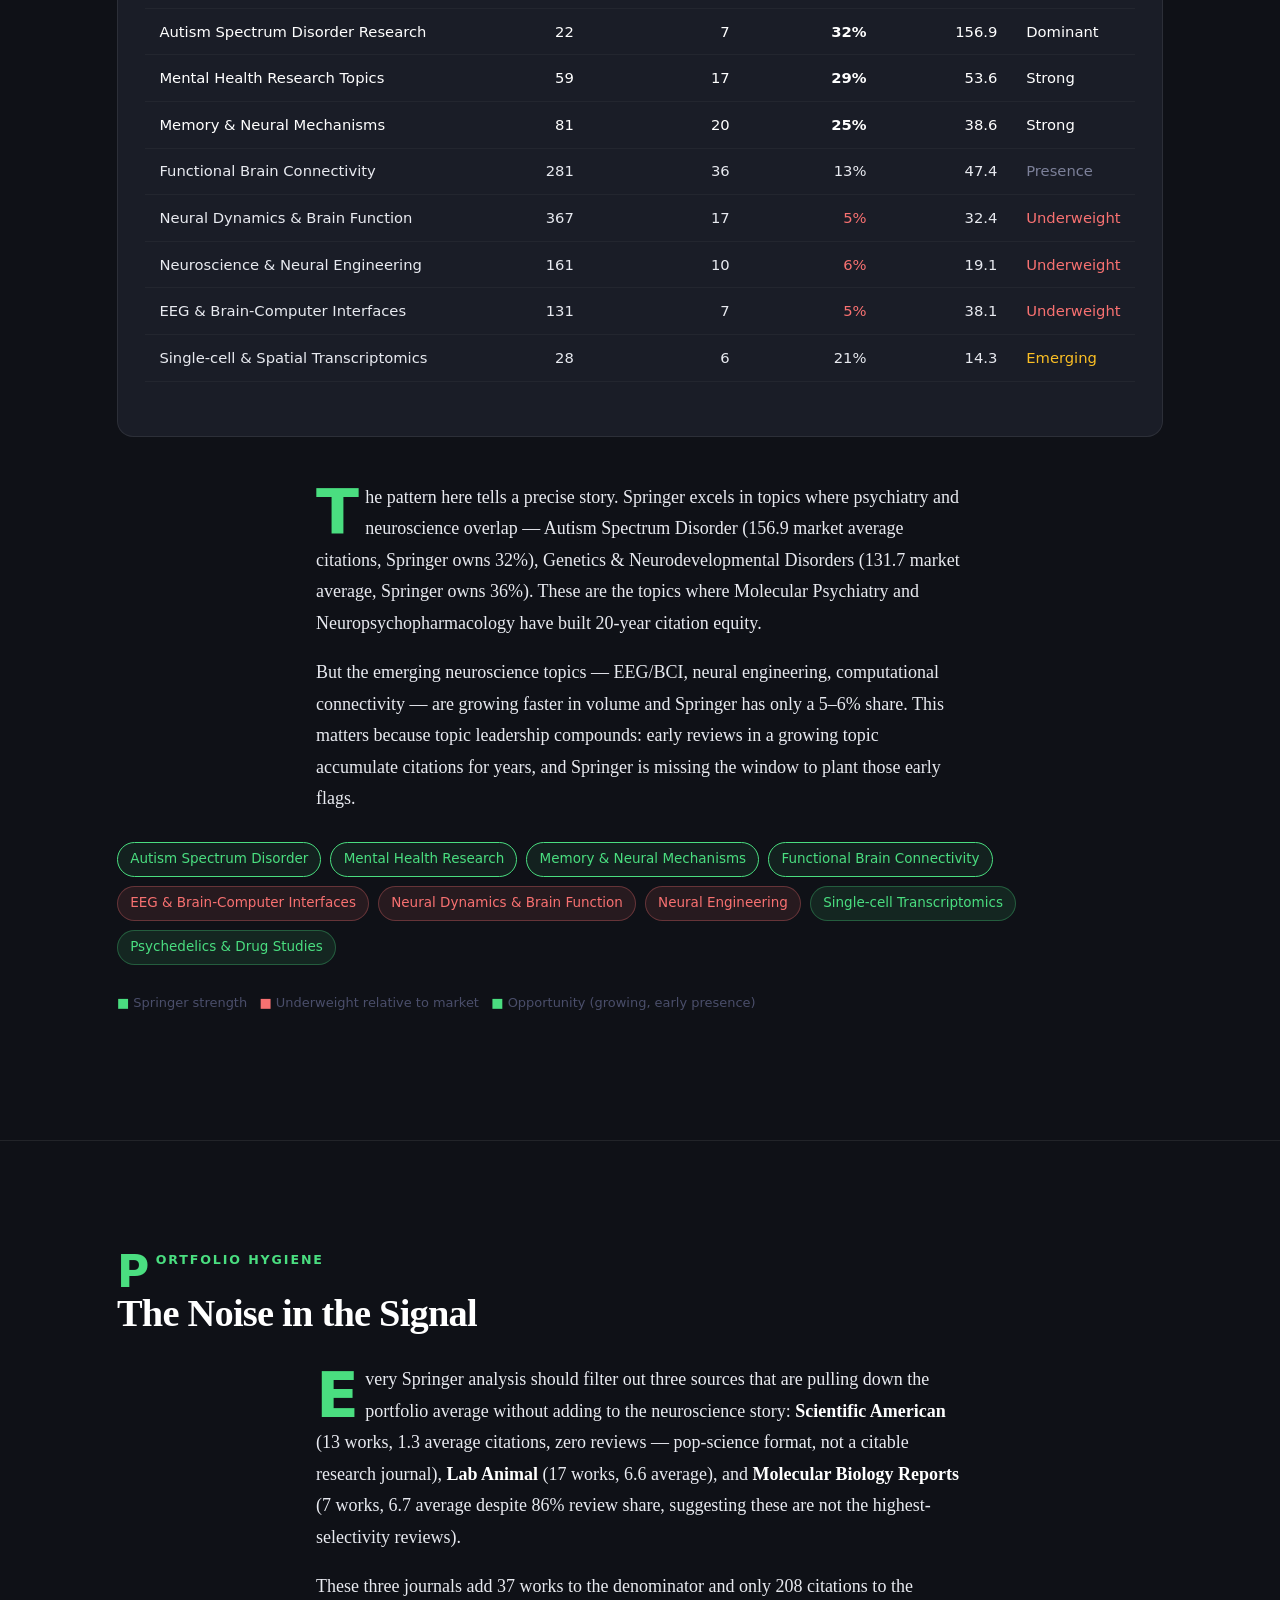
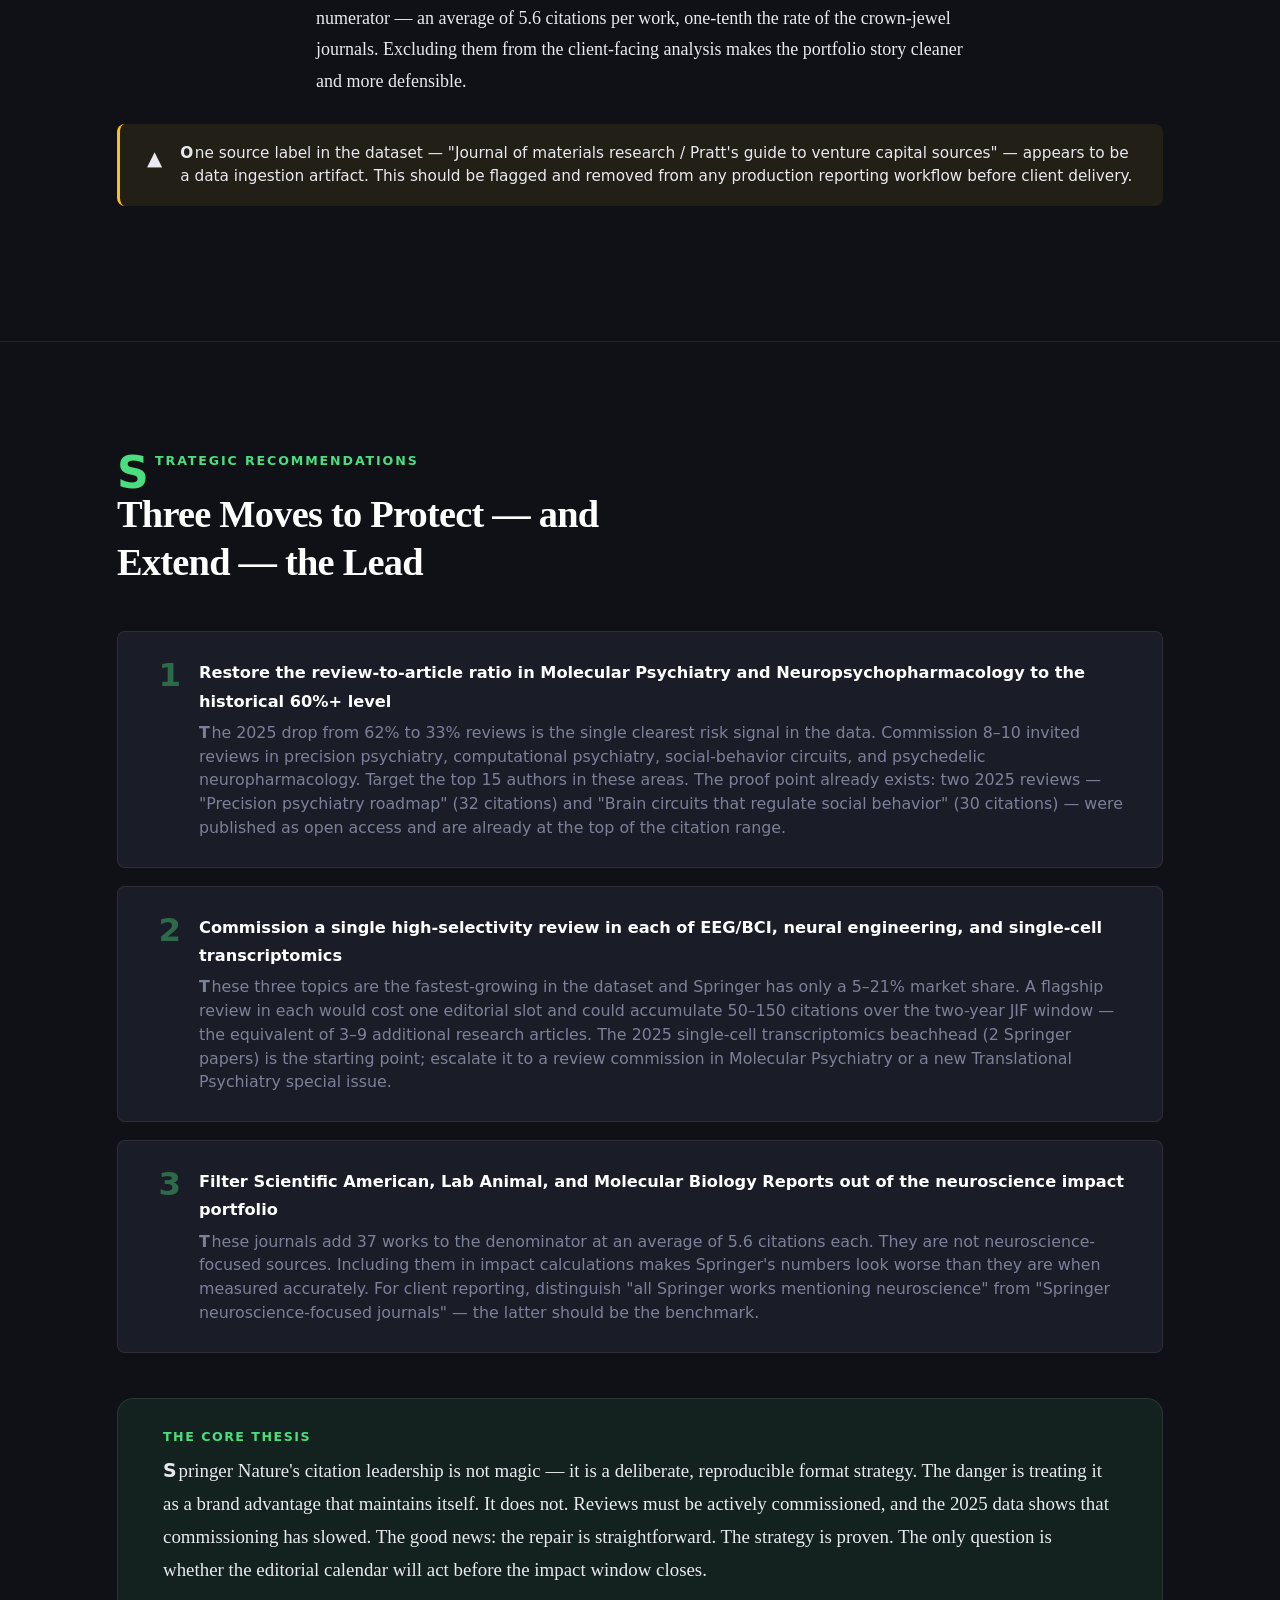
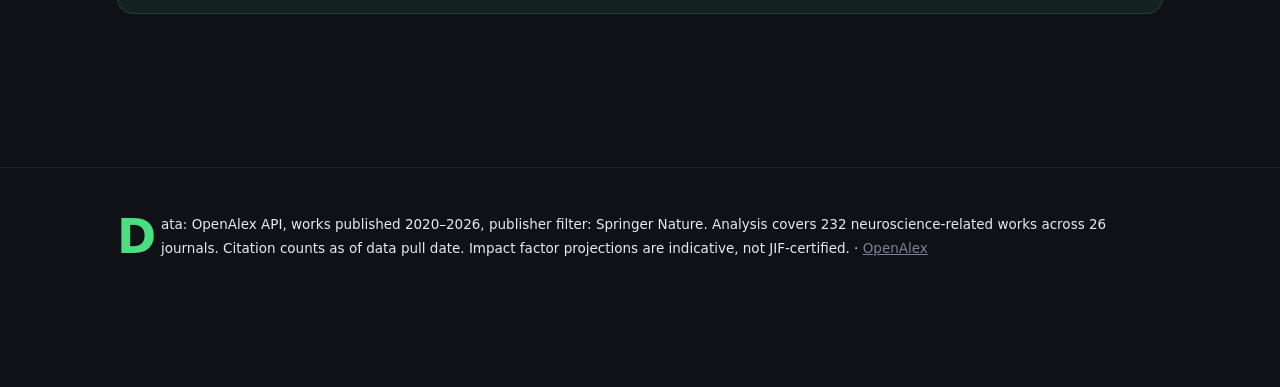
<file: reports/neuroscience-springer-nature-2026-05.html>
<!DOCTYPE html>
<html lang="en">
<head>
<meta charset="UTF-8">
<meta name="viewport" content="width=device-width, initial-scale=1.0">
<title>Springer Nature · Neuroscience Impact Report · May 2026</title>
<link rel="stylesheet" href="style.css">
<style>
  :root {
    --accent: #4ade80;
    --accent-muted: rgba(74,222,128,0.08);
    --accent-glow: rgba(74,222,128,0.2);
  }
</style>
</head>
<body>

<nav class="nav">
  <a class="nav-brand" href="#">Impact Intelligence</a>
  <ul class="nav-links">
    <li><a href="#position">Position</a></li>
    <li><a href="#review-engine">Review Engine</a></li>
    <li><a href="#topics">Topics</a></li>
    <li><a href="#journals">Portfolio</a></li>
    <li><a href="#actions">Actions</a></li>
  </ul>
</nav>

<section class="hero">
  <div class="container">
    <p class="hero-kicker fade-up">Springer Nature · Neuroscience · May 2026</p>
    <h1 class="hero-title fade-up-2">The Citation Machine That Is Running Out of Fuel</h1>
    <p class="hero-deck fade-up-3">Springer Nature leads every neuroscience publisher in average citations. By a mile. But the secret weapon behind that lead — a strategy almost no one has formally articulated — is quietly breaking down. And if it continues, the gap will close faster than anyone expects.</p>
    <div class="hero-meta fade-up-3">
      <span>Source: OpenAlex 2020–2026</span>
      <span>2,609 works analyzed</span>
      <span>5 publishers benchmarked</span>
    </div>
  </div>
</section>

<section id="position">
  <div class="container">
    <p class="section-label">Market Position</p>
    <h2 class="section-title">The Undisputed Leader — For Now</h2>
    <div class="stat-row fade-up">
      <div class="stat-card">
        <div class="stat-value">53.8<span class="stat-unit"> avg</span></div>
        <div class="stat-label">Citations per work</div>
        <div class="stat-delta up">↑ #1 of 5 publishers</div>
      </div>
      <div class="stat-card">
        <div class="stat-value">232</div>
        <div class="stat-label">Neuroscience works</div>
        <div class="stat-delta warn">Fewest by volume</div>
      </div>
      <div class="stat-card">
        <div class="stat-value">45<span class="stat-unit">%</span></div>
        <div class="stat-label">Reviews in portfolio</div>
        <div class="stat-delta warn">↓ Falling in 2025</div>
      </div>
      <div class="stat-card">
        <div class="stat-value">97.8<span class="stat-unit"> avg</span></div>
        <div class="stat-label">Citations per review</div>
        <div class="stat-delta up">6× the article rate</div>
      </div>
    </div>

    <div class="prose">
      <p>Imagine you are an editor at a competing neuroscience publisher. You open the benchmarking report and see Springer Nature's number: <strong>53.8 average citations per work</strong>. Your number is 17, or 24, or 34. The question that keeps you up at night is not "are they better?" — it is "how are they doing it with only 232 papers when we publish four times as many?"</p>
      <p>The answer is not the topics they cover. It is not the institutions they court. It is not even their brand prestige, real as that is. The answer is structural. Springer Nature cracked the citation-per-paper code by solving a problem most publishers do not realize they have: they manage the <em>denominator</em> as carefully as the numerator.</p>
    </div>

    <div class="chart-wrap">
      <div class="chart-headline">Springer leads on citation density — not volume</div>
      <div class="chart-subline">Average citations per work, all neuroscience works 2020–2026</div>
      <div class="bar-chart">
        <div class="bar-row">
          <div class="bar-label">Springer Nature</div>
          <div class="bar-track"><div class="bar-fill good" style="width:100%"></div></div>
          <div class="bar-value">53.8</div>
        </div>
        <div class="bar-row">
          <div class="bar-label">Public Library of Science</div>
          <div class="bar-track"><div class="bar-fill" style="width:64%"></div></div>
          <div class="bar-value">34.3</div>
        </div>
        <div class="bar-row">
          <div class="bar-label">Elsevier BV</div>
          <div class="bar-track"><div class="bar-fill" style="width:45%"></div></div>
          <div class="bar-value">24.3</div>
        </div>
        <div class="bar-row">
          <div class="bar-label">Oxford University Press</div>
          <div class="bar-track"><div class="bar-fill" style="width:33%"></div></div>
          <div class="bar-value">17.5</div>
        </div>
        <div class="bar-row">
          <div class="bar-label">Wiley</div>
          <div class="bar-track"><div class="bar-fill" style="width:32%"></div></div>
          <div class="bar-value">17.0</div>
        </div>
      </div>
    </div>
  </div>
</section>

<section id="review-engine">
  <div class="container">
    <p class="section-label">The Core Mechanism</p>
    <h2 class="section-title">Reviews Are Not Just Prestigious. They Are the Business Model.</h2>

    <div class="prose">
      <p>Every publisher knows reviews get cited more than original research articles. Few act on that knowledge systematically. Springer Nature is the exception. Across the 2020–2026 dataset, <strong>45% of Springer Nature's neuroscience works are reviews</strong>. No other publisher comes close.</p>
      <p>The citation premium is staggering. A Springer Nature review averages <strong>97.8 citations</strong>. An article averages 17.5. That is not a marginal difference — that is a different order of magnitude. When nearly half your output is the high-yield format, your average rises inexorably.</p>
    </div>

    <div class="pull-quote">"97.8 citations per review. 17.5 per article. When nearly half your output is the high-yield format, your average rises inexorably."</div>

    <div class="two-col">
      <div class="chart-wrap">
        <div class="chart-headline">Review premium: 6× the citation rate</div>
        <div class="chart-subline">Avg citations by article type, Springer Nature</div>
        <div class="bar-chart" style="margin-top:1rem">
          <div class="bar-row">
            <div class="bar-label">Review</div>
            <div class="bar-track"><div class="bar-fill good" style="width:100%"></div></div>
            <div class="bar-value">97.8</div>
          </div>
          <div class="bar-row">
            <div class="bar-label">Article</div>
            <div class="bar-track"><div class="bar-fill" style="width:18%"></div></div>
            <div class="bar-value">17.5</div>
          </div>
        </div>
        <p style="font-family:var(--font-ui);font-size:0.75rem;color:var(--color-text-dim);margin-top:1rem">105 reviews · 127 articles · 232 total</p>
      </div>
      <div class="chart-wrap">
        <div class="chart-headline">No competitor replicates this mix</div>
        <div class="chart-subline">Review share (% of works), by publisher</div>
        <div class="bar-chart" style="margin-top:1rem">
          <div class="bar-row">
            <div class="bar-label">Springer Nature</div>
            <div class="bar-track"><div class="bar-fill good" style="width:100%"></div></div>
            <div class="bar-value">45%</div>
          </div>
          <div class="bar-row">
            <div class="bar-label">Wiley</div>
            <div class="bar-track"><div class="bar-fill" style="width:32%"></div></div>
            <div class="bar-value">14%</div>
          </div>
          <div class="bar-row">
            <div class="bar-label">Elsevier BV</div>
            <div class="bar-track"><div class="bar-fill" style="width:31%"></div></div>
            <div class="bar-value">14%</div>
          </div>
          <div class="bar-row">
            <div class="bar-label">Oxford Univ. Press</div>
            <div class="bar-track"><div class="bar-fill" style="width:18%"></div></div>
            <div class="bar-value">8%</div>
          </div>
          <div class="bar-row">
            <div class="bar-label">PLOS</div>
            <div class="bar-track"><div class="bar-fill" style="width:5%"></div></div>
            <div class="bar-value">2%</div>
          </div>
        </div>
      </div>
    </div>

    <div class="prose">
      <p>The journals driving this are Molecular Psychiatry — <strong>103.0 average citations, 68% reviews</strong> — and Neuropsychopharmacology at <strong>75.4 average, 52% reviews</strong>. These are not journals that happen to publish a lot of reviews. They are journals deliberately curated around the review format as the primary output. Translational Psychiatry adds another 30 works at 75.8 average, 60% reviews.</p>
      <p>Together, these three journals account for less than a third of Springer's neuroscience output by volume — but they are the engine that powers the entire publisher average upward.</p>
    </div>

    <div class="chart-wrap">
      <div class="chart-headline">Three journals carry the entire portfolio</div>
      <div class="chart-subline">Springer Nature journals: size (works) vs. citation density</div>
      <table class="data-table">
        <thead>
          <tr>
            <th>Journal</th>
            <th class="num">Works</th>
            <th class="num">Avg cites</th>
            <th class="num">Review %</th>
            <th>Signal</th>
          </tr>
        </thead>
        <tbody>
          <tr class="highlight">
            <td><strong>Molecular Psychiatry</strong></td>
            <td class="num">47</td>
            <td class="num accent-cell">103.0</td>
            <td class="num">68%</td>
            <td class="good-cell">Crown jewel</td>
          </tr>
          <tr class="highlight">
            <td><strong>Translational Psychiatry</strong></td>
            <td class="num">30</td>
            <td class="num accent-cell">75.8</td>
            <td class="num">60%</td>
            <td class="good-cell">Engine</td>
          </tr>
          <tr class="highlight">
            <td><strong>Neuropsychopharmacology</strong></td>
            <td class="num">50</td>
            <td class="num accent-cell">75.4</td>
            <td class="num">52%</td>
            <td class="good-cell">Engine</td>
          </tr>
          <tr>
            <td>Cellular &amp; Molecular Life Sciences</td>
            <td class="num">6</td>
            <td class="num">33.2</td>
            <td class="num">67%</td>
            <td style="color:var(--color-text-muted)">Niche strong</td>
          </tr>
          <tr>
            <td>Experimental &amp; Molecular Medicine</td>
            <td class="num">6</td>
            <td class="num">49.3</td>
            <td class="num">83%</td>
            <td style="color:var(--color-text-muted)">Niche strong</td>
          </tr>
          <tr class="dimmed">
            <td>Lab Animal</td>
            <td class="num">17</td>
            <td class="num warn-cell">6.6</td>
            <td class="num">12%</td>
            <td class="warn-cell">Drag</td>
          </tr>
          <tr class="dimmed">
            <td>Scientific American</td>
            <td class="num">13</td>
            <td class="num warn-cell">1.3</td>
            <td class="num">0%</td>
            <td class="warn-cell">Noise</td>
          </tr>
          <tr class="dimmed">
            <td>Molecular Biology Reports</td>
            <td class="num">7</td>
            <td class="num warn-cell">6.7</td>
            <td class="num">86%</td>
            <td class="warn-cell">Low-yield</td>
          </tr>
        </tbody>
      </table>
    </div>

    <div class="insight-box">
      <div class="insight-box-title">The Structural Risk</div>
      <p>Springer's citation leadership is three journals deep. If Molecular Psychiatry, Neuropsychopharmacology, or Translational Psychiatry shift their editorial mix — or face a competing review journal — the entire publisher metric moves. This concentration is also the portfolio's single largest vulnerability.</p>
    </div>
  </div>
</section>

<section id="alarm">
  <div class="container">
    <p class="section-label">2025 Inflection Point</p>
    <h2 class="section-title">The Engine Is Throttling Down at the Worst Moment</h2>

    <div class="prose">
      <p>Here is the number that should alarm every editorial director at Springer Nature: in 2020–2024, <strong>62% of Springer's neuroscience works were reviews</strong>. In 2025, that share fell to <strong>33%</strong>. The volume stayed flat — 15 to 31 works — but the mix inverted.</p>
      <p>That is not a one-year blip. It is a structural shift. And it will take years to work through the citation window. The papers published as articles in 2025 will sit in the denominator of the two-year impact factor window long after their citation ceiling becomes apparent.</p>
    </div>

    <div class="chart-wrap">
      <div class="chart-headline">Review share halved between 2020–24 and 2025</div>
      <div class="chart-subline">Review vs. article mix by period, Springer Nature neuroscience</div>
      <div class="two-col no-dropcap" style="gap:1rem;margin:1rem 0">
        <div>
          <p style="font-family:var(--font-ui);font-size:0.75rem;color:var(--color-text-muted);margin-bottom:0.5rem">2020–2024</p>
          <div class="bar-chart">
            <div class="bar-row">
              <div class="bar-label">Reviews</div>
              <div class="bar-track"><div class="bar-fill good" style="width:100%"></div></div>
              <div class="bar-value">62%</div>
            </div>
            <div class="bar-row">
              <div class="bar-label">Articles</div>
              <div class="bar-track"><div class="bar-fill warn" style="width:61%"></div></div>
              <div class="bar-value">38%</div>
            </div>
          </div>
        </div>
        <div>
          <p style="font-family:var(--font-ui);font-size:0.75rem;color:var(--color-text-muted);margin-bottom:0.5rem">2025</p>
          <div class="bar-chart">
            <div class="bar-row">
              <div class="bar-label">Reviews</div>
              <div class="bar-track"><div class="bar-fill" style="width:53%"></div></div>
              <div class="bar-value">33%</div>
            </div>
            <div class="bar-row">
              <div class="bar-label">Articles</div>
              <div class="bar-track"><div class="bar-fill warn" style="width:100%"></div></div>
              <div class="bar-value">67%</div>
            </div>
          </div>
        </div>
      </div>
    </div>

    <div class="prose">
      <p>To make this concrete: Springer's 2025 reviews average <strong>32 citations</strong> already (led by "Precision psychiatry roadmap" in Molecular Psychiatry at 32 citations, and "Brain circuits that regulate social behavior" at 30). Meanwhile, 2025 articles average 5.4 — nearly six times less. Every article that displaces a review costs roughly 27 citations over the measurement window.</p>
    </div>

    <div class="callout info">
      <span class="callout-icon">◆</span>
      <p>Two 2025 Springer reviews already show what the franchise looks like at full power: "Precision psychiatry roadmap: towards a biology-informed framework for mental disorders" (Molecular Psychiatry, 32 citations) and "Brain circuits that regulate social behavior" (Molecular Psychiatry, 30 citations). Both are open-access. Both are exactly the high-value content type that built Springer's lead.</p>
    </div>
  </div>
</section>

<section id="topics">
  <div class="container">
    <p class="section-label">Topic Analysis</p>
    <h2 class="section-title">Where Springer Dominates — and Where It Is Invisible</h2>

    <div class="prose">
      <p>Springer's topic concentration mirrors its journal concentration. It owns the psychiatry/brain-behavior space. It is underweight in computational, engineering, and imaging-adjacent neuroscience — exactly the areas gaining research momentum.</p>
    </div>

    <div class="chart-wrap">
      <div class="chart-headline">Topic market share: strong in psychiatry, thin elsewhere</div>
      <div class="chart-subline">Springer Nature's share of each topic vs. total market works. Bubble size = avg citation density.</div>
      <table class="data-table">
        <thead>
          <tr>
            <th>Topic</th>
            <th class="num">Market works</th>
            <th class="num">Springer works</th>
            <th class="num">Market share</th>
            <th class="num">Mkt avg cites</th>
            <th>Status</th>
          </tr>
        </thead>
        <tbody>
          <tr class="highlight">
            <td>Genetics &amp; Neurodevelopmental Disorders</td>
            <td class="num">25</td>
            <td class="num">9</td>
            <td class="num accent-cell">36%</td>
            <td class="num">131.7</td>
            <td class="good-cell">Dominant</td>
          </tr>
          <tr class="highlight">
            <td>Autism Spectrum Disorder Research</td>
            <td class="num">22</td>
            <td class="num">7</td>
            <td class="num accent-cell">32%</td>
            <td class="num">156.9</td>
            <td class="good-cell">Dominant</td>
          </tr>
          <tr class="highlight">
            <td>Mental Health Research Topics</td>
            <td class="num">59</td>
            <td class="num">17</td>
            <td class="num accent-cell">29%</td>
            <td class="num">53.6</td>
            <td class="good-cell">Strong</td>
          </tr>
          <tr class="highlight">
            <td>Memory &amp; Neural Mechanisms</td>
            <td class="num">81</td>
            <td class="num">20</td>
            <td class="num accent-cell">25%</td>
            <td class="num">38.6</td>
            <td class="good-cell">Strong</td>
          </tr>
          <tr>
            <td>Functional Brain Connectivity</td>
            <td class="num">281</td>
            <td class="num">36</td>
            <td class="num">13%</td>
            <td class="num">47.4</td>
            <td style="color:var(--color-text-muted)">Presence</td>
          </tr>
          <tr>
            <td>Neural Dynamics &amp; Brain Function</td>
            <td class="num">367</td>
            <td class="num">17</td>
            <td class="num warn-cell">5%</td>
            <td class="num">32.4</td>
            <td class="warn-cell">Underweight</td>
          </tr>
          <tr>
            <td>Neuroscience &amp; Neural Engineering</td>
            <td class="num">161</td>
            <td class="num">10</td>
            <td class="num warn-cell">6%</td>
            <td class="num">19.1</td>
            <td class="warn-cell">Underweight</td>
          </tr>
          <tr>
            <td>EEG &amp; Brain-Computer Interfaces</td>
            <td class="num">131</td>
            <td class="num">7</td>
            <td class="num warn-cell">5%</td>
            <td class="num">38.1</td>
            <td class="warn-cell">Underweight</td>
          </tr>
          <tr>
            <td>Single-cell &amp; Spatial Transcriptomics</td>
            <td class="num">28</td>
            <td class="num">6</td>
            <td class="num">21%</td>
            <td class="num">14.3</td>
            <td style="color:#fbbf24">Emerging</td>
          </tr>
        </tbody>
      </table>
    </div>

    <div class="prose">
      <p>The pattern here tells a precise story. Springer excels in topics where psychiatry and neuroscience overlap — Autism Spectrum Disorder (156.9 market average citations, Springer owns 32%), Genetics &amp; Neurodevelopmental Disorders (131.7 market average, Springer owns 36%). These are the topics where Molecular Psychiatry and Neuropsychopharmacology have built 20-year citation equity.</p>
      <p>But the emerging neuroscience topics — EEG/BCI, neural engineering, computational connectivity — are growing faster in volume and Springer has only a 5–6% share. This matters because topic leadership compounds: early reviews in a growing topic accumulate citations for years, and Springer is missing the window to plant those early flags.</p>
    </div>

    <div class="bubble-grid">
      <div class="topic-bubble owned">Autism Spectrum Disorder <span class="tip">Springer: 32% market share · 156.9 mkt avg cites</span></div>
      <div class="topic-bubble owned">Mental Health Research <span class="tip">Springer: 29% market share · 53.6 mkt avg cites</span></div>
      <div class="topic-bubble owned">Memory &amp; Neural Mechanisms <span class="tip">Springer: 25% market share · 38.6 mkt avg cites</span></div>
      <div class="topic-bubble owned">Functional Brain Connectivity <span class="tip">Springer: 13% share · 47.4 mkt avg cites</span></div>
      <div class="topic-bubble missing">EEG &amp; Brain-Computer Interfaces <span class="tip">Springer: only 5% share — 38.1 mkt avg cites, fast-growing</span></div>
      <div class="topic-bubble missing">Neural Dynamics &amp; Brain Function <span class="tip">Springer: only 5% — largest topic by volume (367 works)</span></div>
      <div class="topic-bubble missing">Neural Engineering <span class="tip">Springer: 6% share — growing 2× in recent period</span></div>
      <div class="topic-bubble opportunity">Single-cell Transcriptomics <span class="tip">4× market growth · Springer has 2 early 2025 papers</span></div>
      <div class="topic-bubble opportunity">Psychedelics &amp; Drug Studies <span class="tip">DMT/connectome-harmonics paper already in portfolio</span></div>
    </div>
    <p style="font-family:var(--font-ui);font-size:0.72rem;color:var(--color-text-dim);margin-top:0.5rem">
      <span style="color:var(--accent)">■</span> Springer strength &nbsp;
      <span style="color:#f87171">■</span> Underweight relative to market &nbsp;
      <span style="color:#4ade80">■</span> Opportunity (growing, early presence)
    </p>
  </div>
</section>

<section id="journals">
  <div class="container">
    <p class="section-label">Portfolio Hygiene</p>
    <h2 class="section-title">The Noise in the Signal</h2>

    <div class="prose">
      <p>Every Springer analysis should filter out three sources that are pulling down the portfolio average without adding to the neuroscience story: <strong>Scientific American</strong> (13 works, 1.3 average citations, zero reviews — pop-science format, not a citable research journal), <strong>Lab Animal</strong> (17 works, 6.6 average), and <strong>Molecular Biology Reports</strong> (7 works, 6.7 average despite 86% review share, suggesting these are not the highest-selectivity reviews).</p>
      <p>These three journals add 37 works to the denominator and only 208 citations to the numerator — an average of 5.6 citations per work, one-tenth the rate of the crown-jewel journals. Excluding them from the client-facing analysis makes the portfolio story cleaner and more defensible.</p>
    </div>

    <div class="callout warn">
      <span class="callout-icon">▲</span>
      <p>One source label in the dataset — "Journal of materials research / Pratt's guide to venture capital sources" — appears to be a data ingestion artifact. This should be flagged and removed from any production reporting workflow before client delivery.</p>
    </div>
  </div>
</section>

<section id="actions">
  <div class="container">
    <p class="section-label">Strategic Recommendations</p>
    <h2 class="section-title">Three Moves to Protect — and Extend — the Lead</h2>

    <ul class="action-list">
      <li class="action-item">
        <div class="action-num">1</div>
        <div class="action-text">
          <strong>Restore the review-to-article ratio in Molecular Psychiatry and Neuropsychopharmacology to the historical 60%+ level</strong>
          <p>The 2025 drop from 62% to 33% reviews is the single clearest risk signal in the data. Commission 8–10 invited reviews in precision psychiatry, computational psychiatry, social-behavior circuits, and psychedelic neuropharmacology. Target the top 15 authors in these areas. The proof point already exists: two 2025 reviews — "Precision psychiatry roadmap" (32 citations) and "Brain circuits that regulate social behavior" (30 citations) — were published as open access and are already at the top of the citation range.</p>
        </div>
      </li>
      <li class="action-item">
        <div class="action-num">2</div>
        <div class="action-text">
          <strong>Commission a single high-selectivity review in each of EEG/BCI, neural engineering, and single-cell transcriptomics</strong>
          <p>These three topics are the fastest-growing in the dataset and Springer has only a 5–21% market share. A flagship review in each would cost one editorial slot and could accumulate 50–150 citations over the two-year JIF window — the equivalent of 3–9 additional research articles. The 2025 single-cell transcriptomics beachhead (2 Springer papers) is the starting point; escalate it to a review commission in Molecular Psychiatry or a new Translational Psychiatry special issue.</p>
        </div>
      </li>
      <li class="action-item">
        <div class="action-num">3</div>
        <div class="action-text">
          <strong>Filter Scientific American, Lab Animal, and Molecular Biology Reports out of the neuroscience impact portfolio</strong>
          <p>These journals add 37 works to the denominator at an average of 5.6 citations each. They are not neuroscience-focused sources. Including them in impact calculations makes Springer's numbers look worse than they are when measured accurately. For client reporting, distinguish "all Springer works mentioning neuroscience" from "Springer neuroscience-focused journals" — the latter should be the benchmark.</p>
        </div>
      </li>
    </ul>

    <div class="insight-box" style="margin-top:var(--space-lg)">
      <div class="insight-box-title">The Core Thesis</div>
      <p>Springer Nature's citation leadership is not magic — it is a deliberate, reproducible format strategy. The danger is treating it as a brand advantage that maintains itself. It does not. Reviews must be actively commissioned, and the 2025 data shows that commissioning has slowed. The good news: the repair is straightforward. The strategy is proven. The only question is whether the editorial calendar will act before the impact window closes.</p>
    </div>
  </div>
</section>

<footer class="report-footer">
  <div class="container">
    <p>Data: OpenAlex API, works published 2020–2026, publisher filter: Springer Nature. Analysis covers 232 neuroscience-related works across 26 journals. Citation counts as of data pull date. Impact factor projections are indicative, not JIF-certified. · <a href="https://openalex.org">OpenAlex</a></p>
  </div>
</footer>

</body>
</html>
</file>
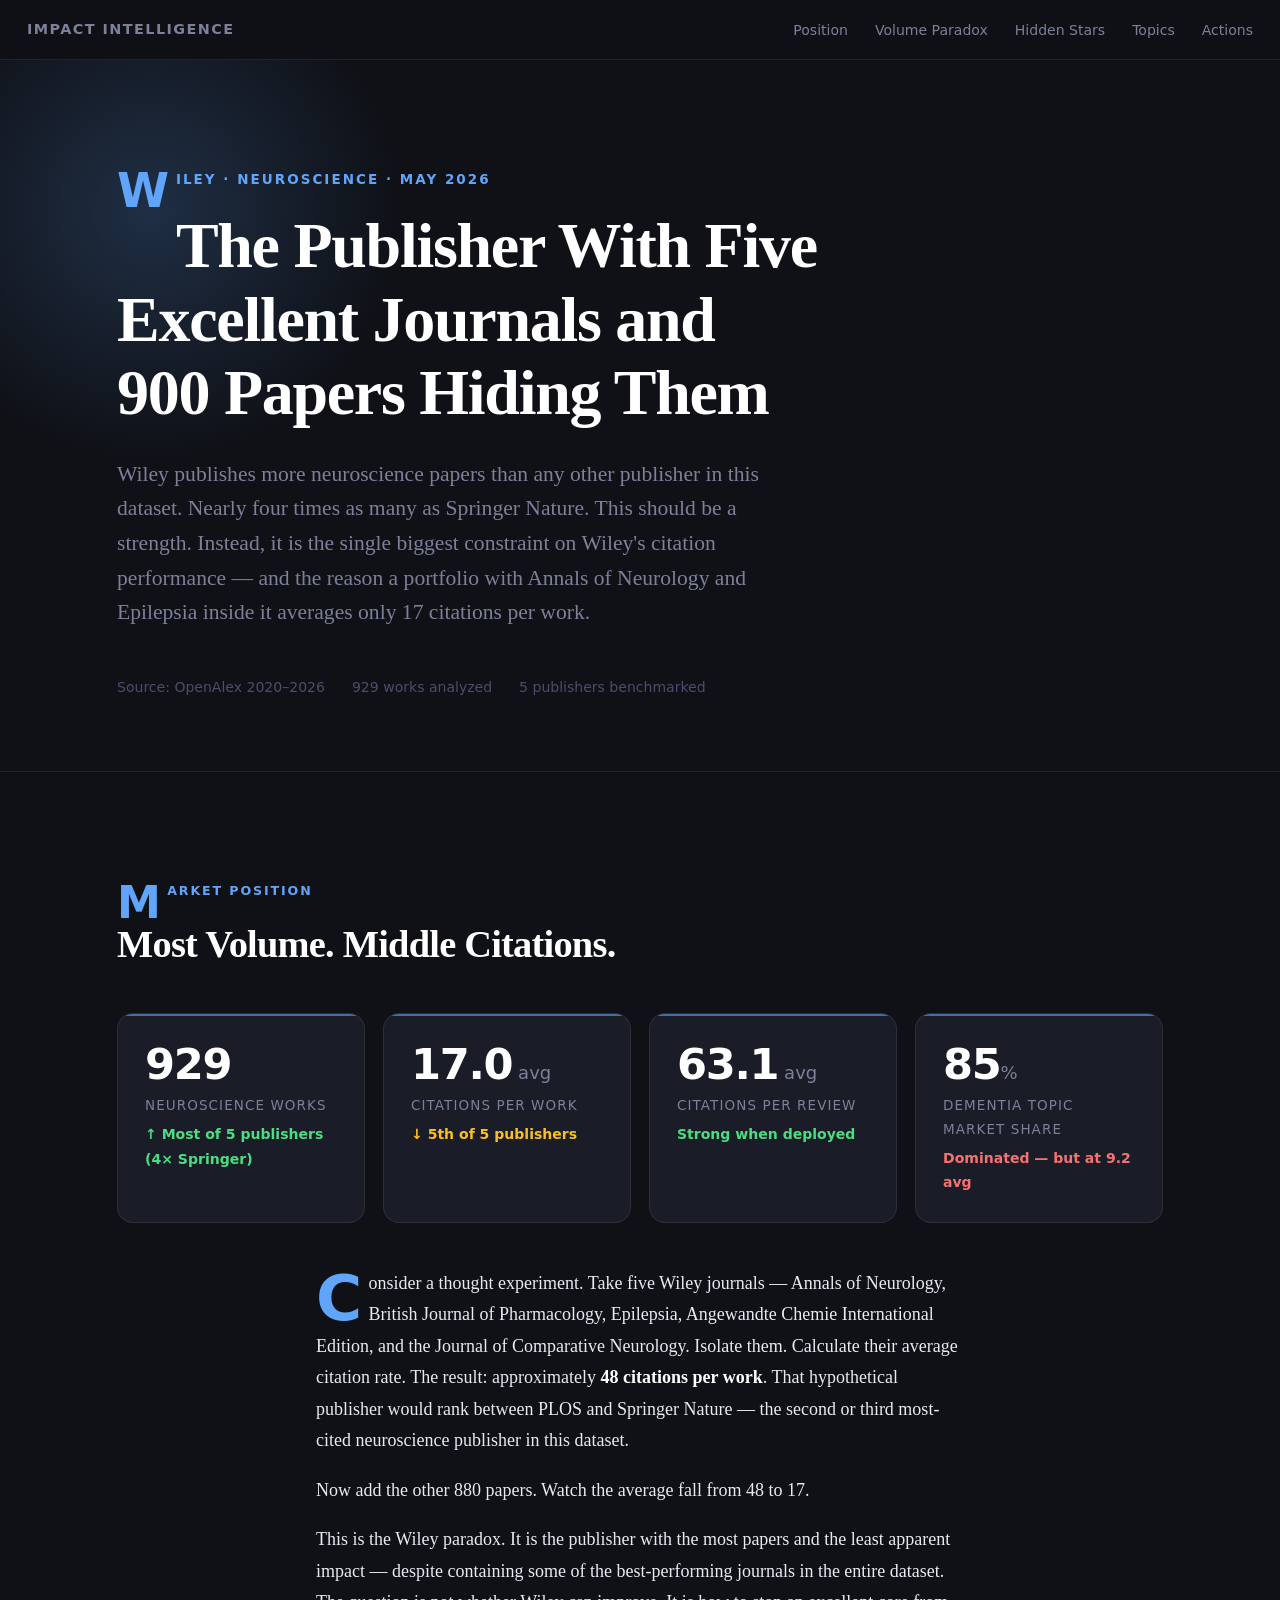
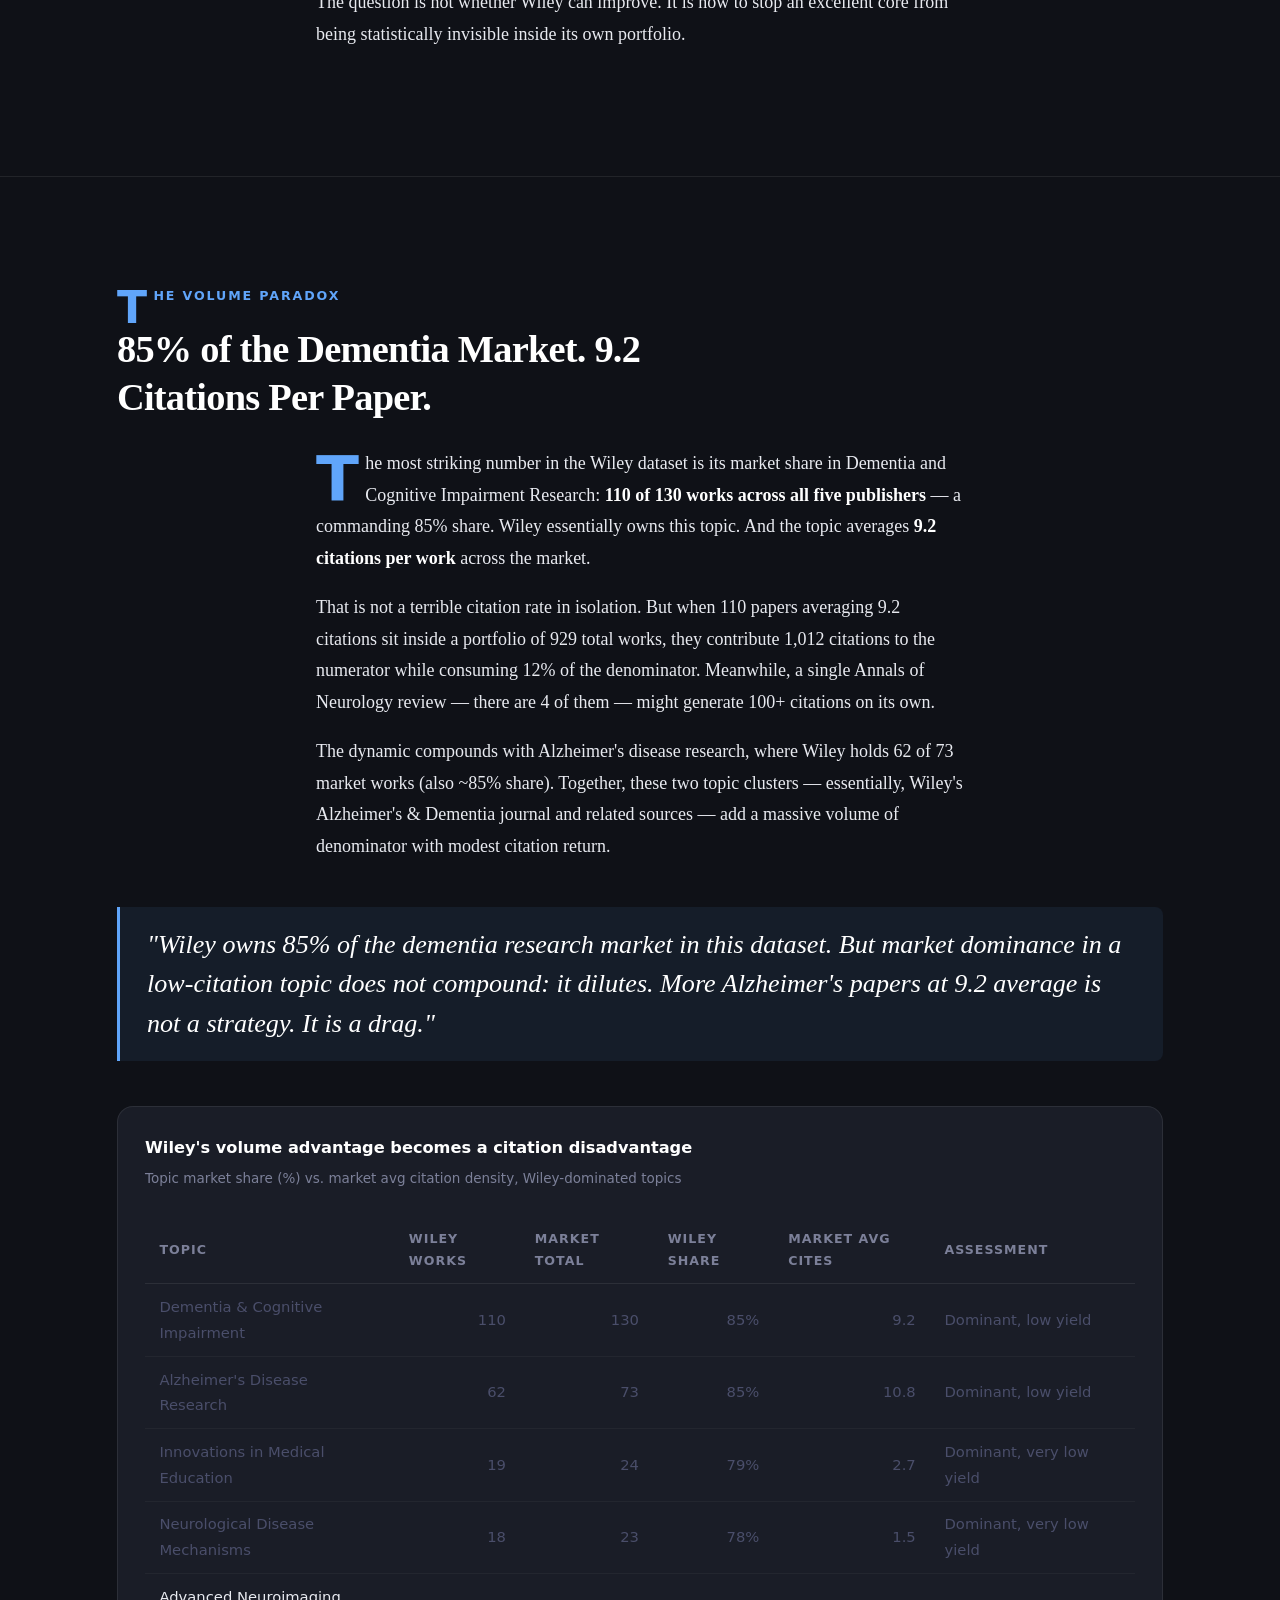
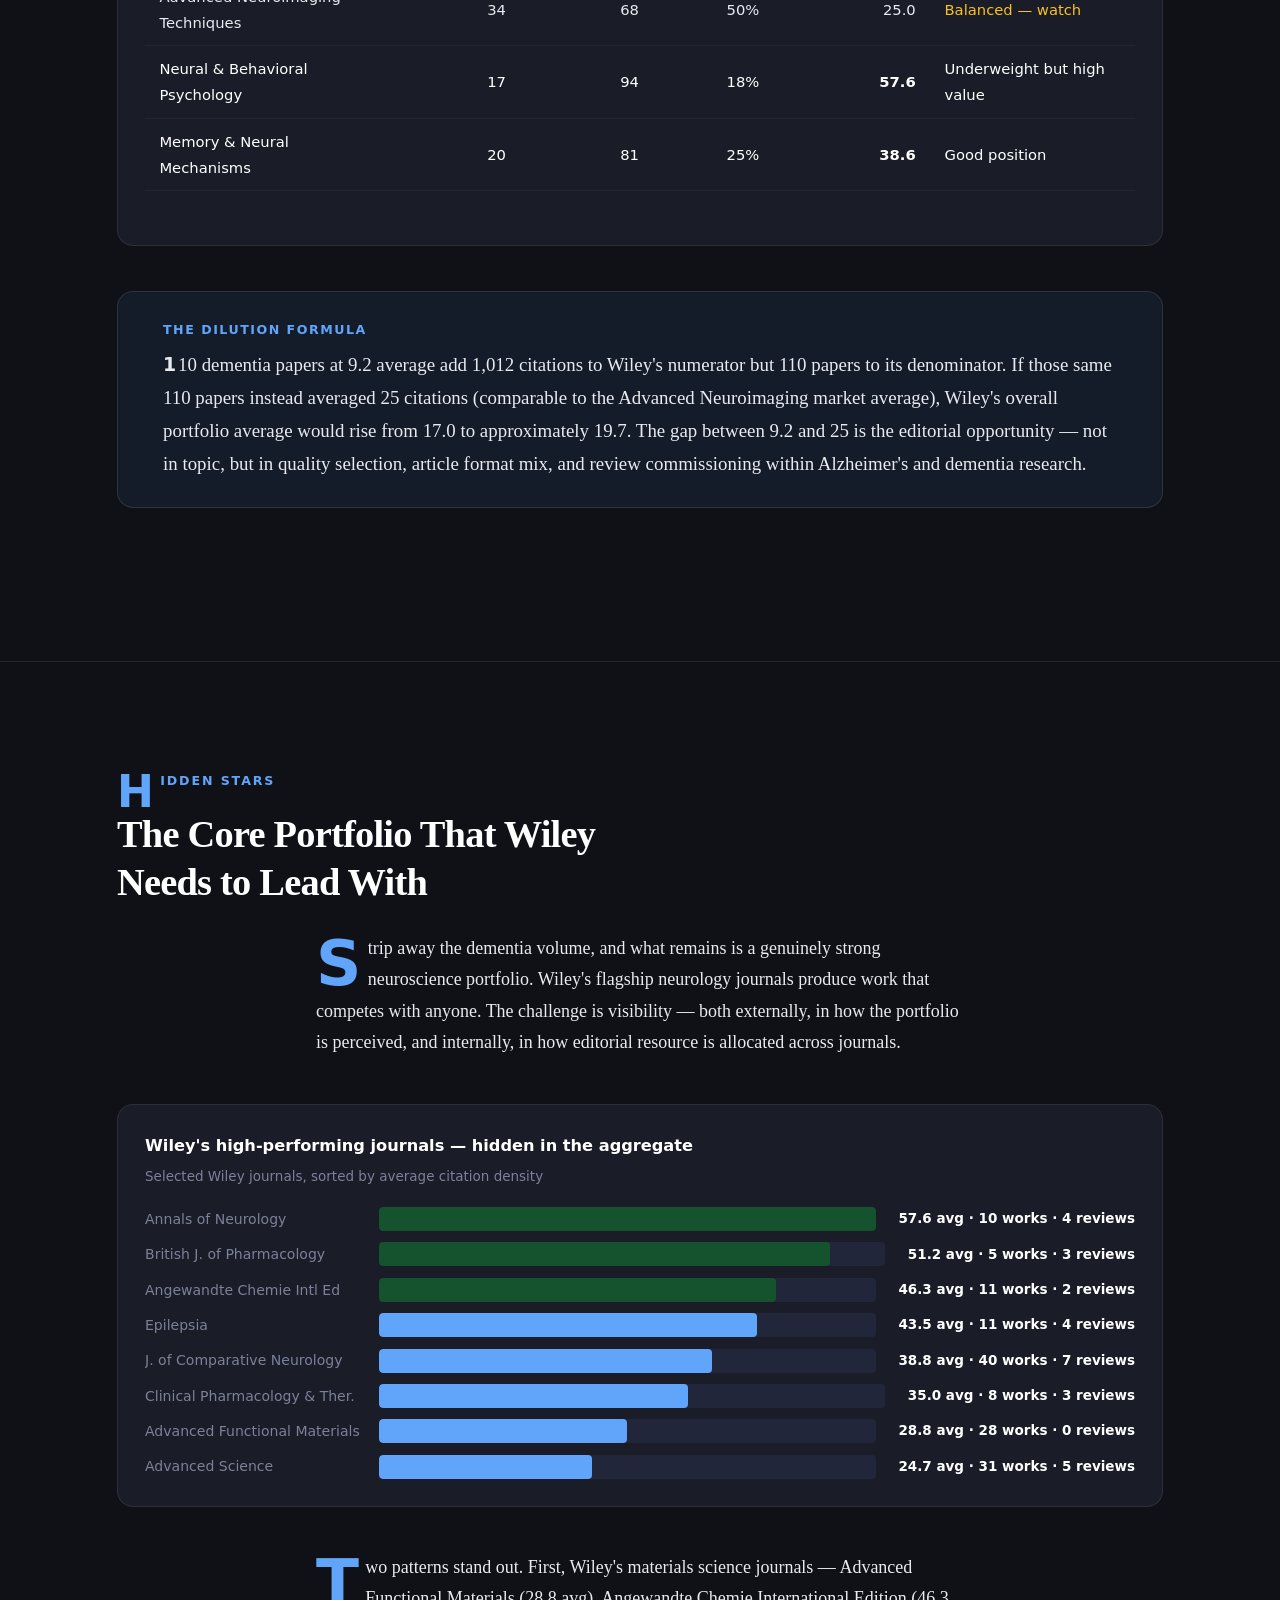
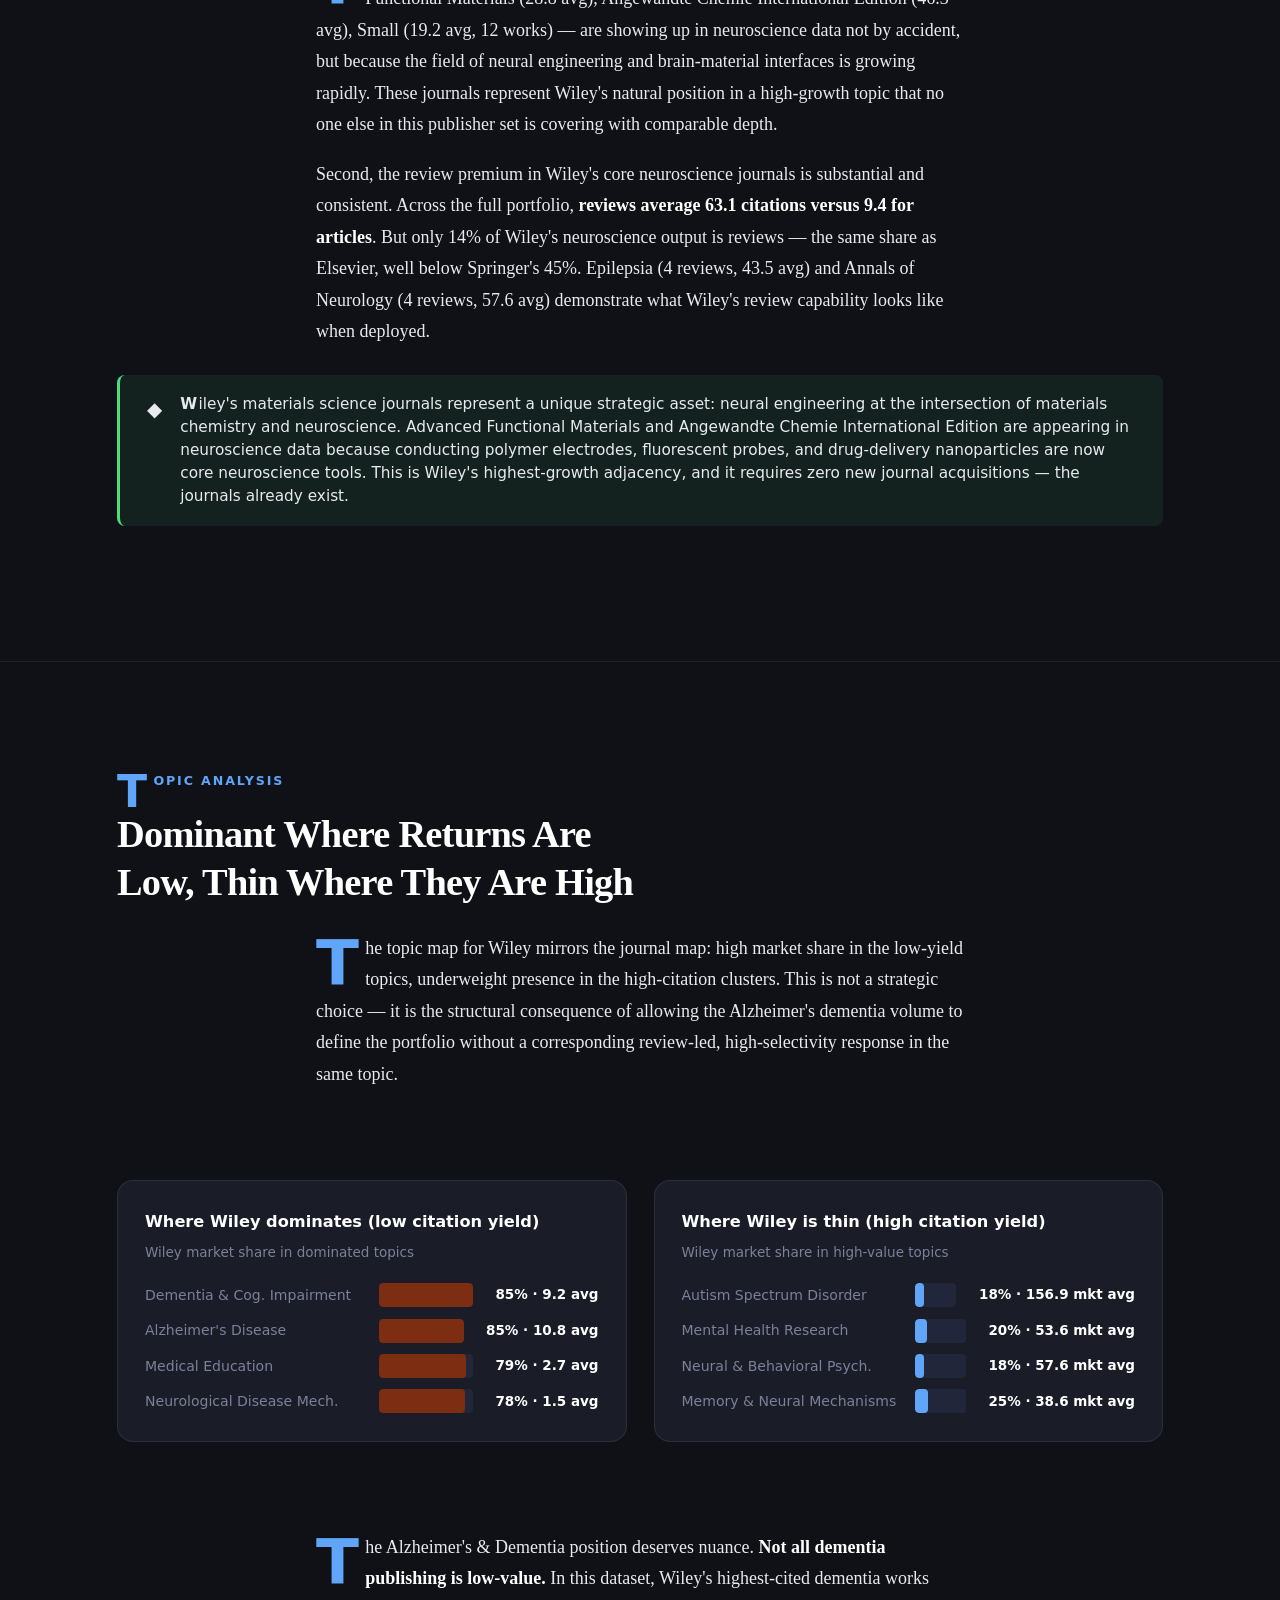
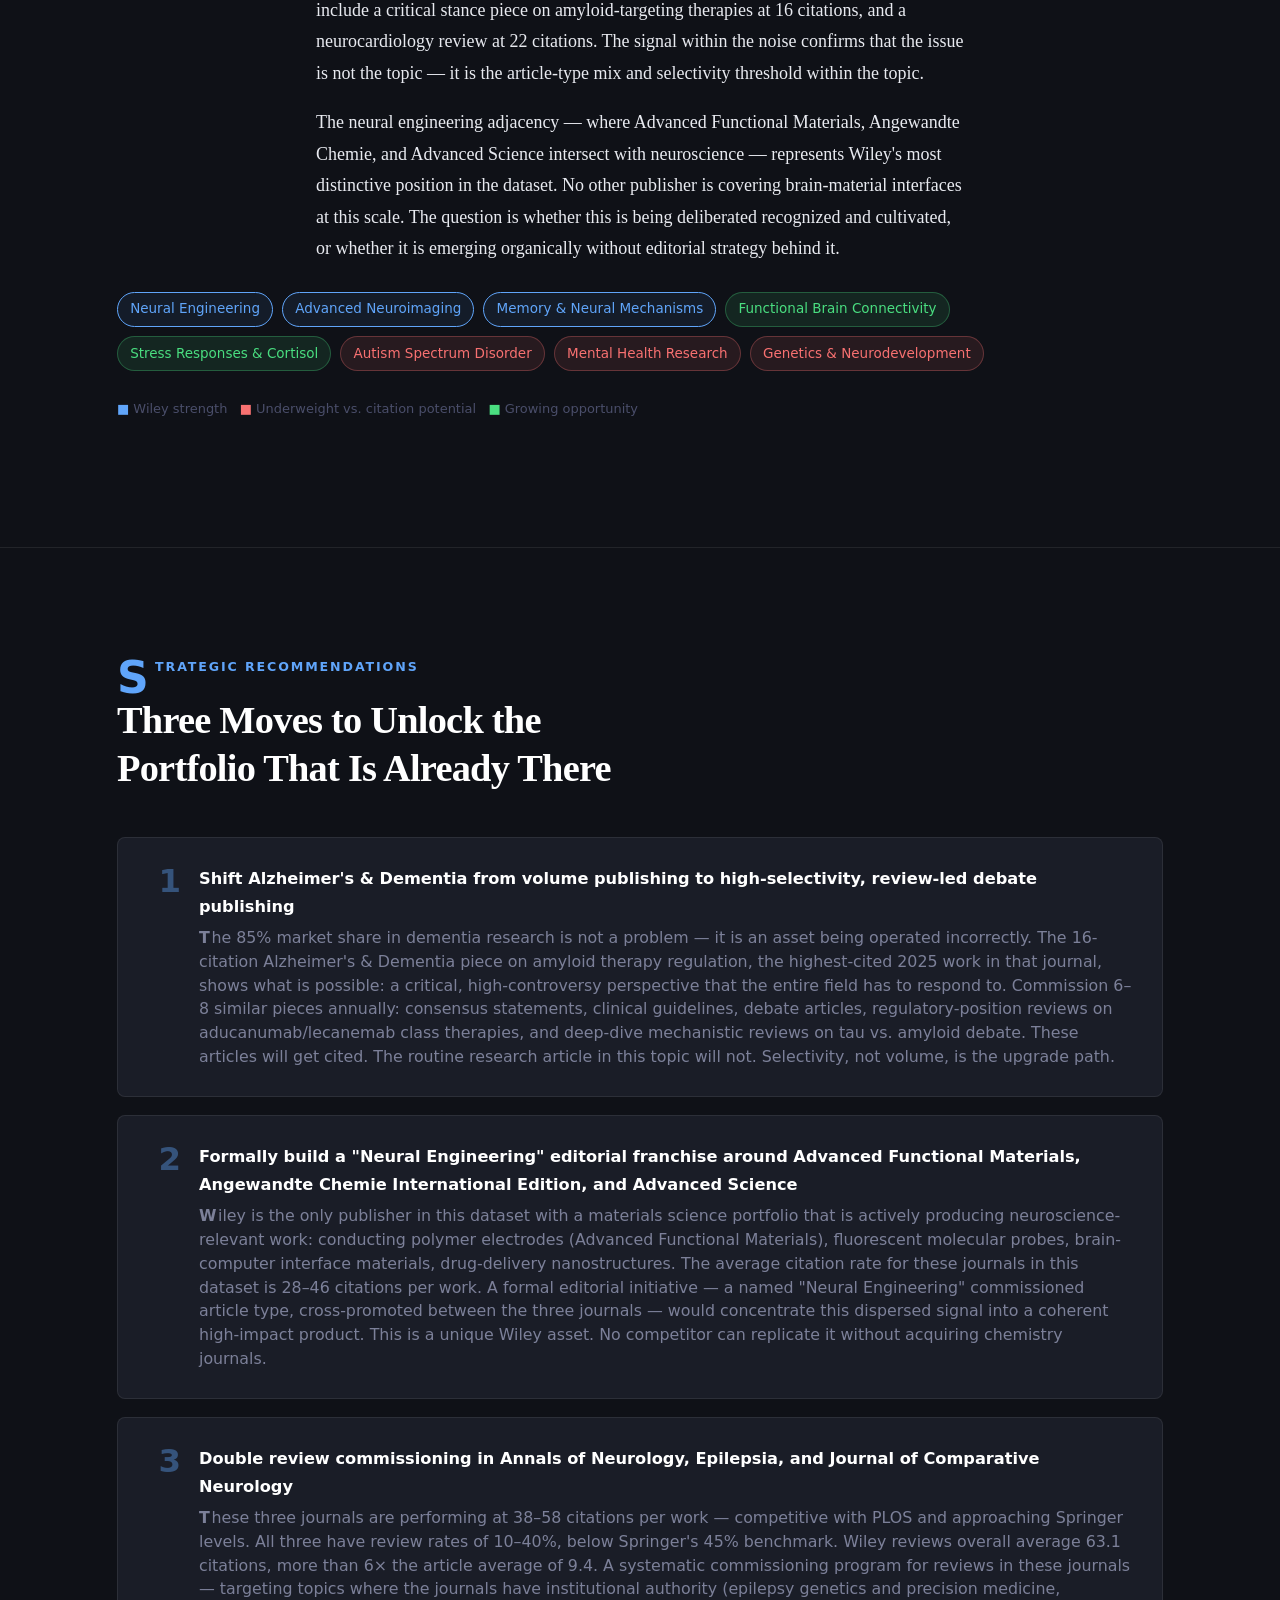
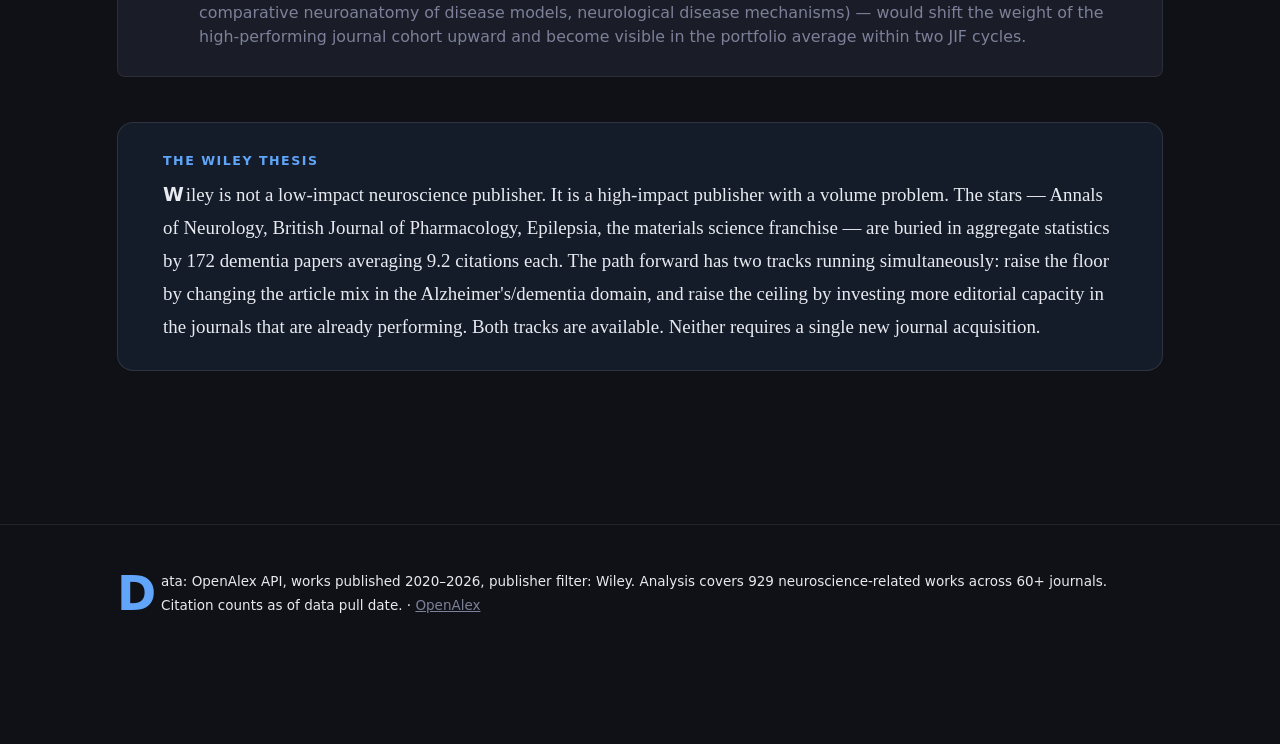
<file: reports/neuroscience-wiley-2026-05.html>
<!DOCTYPE html>
<html lang="en">
<head>
<meta charset="UTF-8">
<meta name="viewport" content="width=device-width, initial-scale=1.0">
<title>Wiley · Neuroscience Impact Report · May 2026</title>
<link rel="stylesheet" href="style.css">
<style>
  :root {
    --accent: #60a5fa;
    --accent-muted: rgba(96,165,250,0.08);
    --accent-glow: rgba(96,165,250,0.2);
  }
</style>
</head>
<body>

<nav class="nav">
  <a class="nav-brand" href="#">Impact Intelligence</a>
  <ul class="nav-links">
    <li><a href="#position">Position</a></li>
    <li><a href="#paradox">Volume Paradox</a></li>
    <li><a href="#stars">Hidden Stars</a></li>
    <li><a href="#topics">Topics</a></li>
    <li><a href="#actions">Actions</a></li>
  </ul>
</nav>

<section class="hero">
  <div class="container">
    <p class="hero-kicker fade-up">Wiley · Neuroscience · May 2026</p>
    <h1 class="hero-title fade-up-2">The Publisher With Five Excellent Journals and 900 Papers Hiding Them</h1>
    <p class="hero-deck fade-up-3">Wiley publishes more neuroscience papers than any other publisher in this dataset. Nearly four times as many as Springer Nature. This should be a strength. Instead, it is the single biggest constraint on Wiley's citation performance — and the reason a portfolio with Annals of Neurology and Epilepsia inside it averages only 17 citations per work.</p>
    <div class="hero-meta fade-up-3">
      <span>Source: OpenAlex 2020–2026</span>
      <span>929 works analyzed</span>
      <span>5 publishers benchmarked</span>
    </div>
  </div>
</section>

<section id="position">
  <div class="container">
    <p class="section-label">Market Position</p>
    <h2 class="section-title">Most Volume. Middle Citations.</h2>

    <div class="stat-row fade-up">
      <div class="stat-card">
        <div class="stat-value">929</div>
        <div class="stat-label">Neuroscience works</div>
        <div class="stat-delta up">↑ Most of 5 publishers (4× Springer)</div>
      </div>
      <div class="stat-card">
        <div class="stat-value">17.0<span class="stat-unit"> avg</span></div>
        <div class="stat-label">Citations per work</div>
        <div class="stat-delta warn">↓ 5th of 5 publishers</div>
      </div>
      <div class="stat-card">
        <div class="stat-value">63.1<span class="stat-unit"> avg</span></div>
        <div class="stat-label">Citations per review</div>
        <div class="stat-delta up">Strong when deployed</div>
      </div>
      <div class="stat-card">
        <div class="stat-value">85<span class="stat-unit">%</span></div>
        <div class="stat-label">Dementia topic market share</div>
        <div class="stat-delta down">Dominated — but at 9.2 avg</div>
      </div>
    </div>

    <div class="prose">
      <p>Consider a thought experiment. Take five Wiley journals — Annals of Neurology, British Journal of Pharmacology, Epilepsia, Angewandte Chemie International Edition, and the Journal of Comparative Neurology. Isolate them. Calculate their average citation rate. The result: approximately <strong>48 citations per work</strong>. That hypothetical publisher would rank between PLOS and Springer Nature — the second or third most-cited neuroscience publisher in this dataset.</p>
      <p>Now add the other 880 papers. Watch the average fall from 48 to 17.</p>
      <p>This is the Wiley paradox. It is the publisher with the most papers and the least apparent impact — despite containing some of the best-performing journals in the entire dataset. The question is not whether Wiley can improve. It is how to stop an excellent core from being statistically invisible inside its own portfolio.</p>
    </div>
  </div>
</section>

<section id="paradox">
  <div class="container">
    <p class="section-label">The Volume Paradox</p>
    <h2 class="section-title">85% of the Dementia Market. 9.2 Citations Per Paper.</h2>

    <div class="prose">
      <p>The most striking number in the Wiley dataset is its market share in Dementia and Cognitive Impairment Research: <strong>110 of 130 works across all five publishers</strong> — a commanding 85% share. Wiley essentially owns this topic. And the topic averages <strong>9.2 citations per work</strong> across the market.</p>
      <p>That is not a terrible citation rate in isolation. But when 110 papers averaging 9.2 citations sit inside a portfolio of 929 total works, they contribute 1,012 citations to the numerator while consuming 12% of the denominator. Meanwhile, a single Annals of Neurology review — there are 4 of them — might generate 100+ citations on its own.</p>
      <p>The dynamic compounds with Alzheimer's disease research, where Wiley holds 62 of 73 market works (also ~85% share). Together, these two topic clusters — essentially, Wiley's Alzheimer's &amp; Dementia journal and related sources — add a massive volume of denominator with modest citation return.</p>
    </div>

    <div class="pull-quote">"Wiley owns 85% of the dementia research market in this dataset. But market dominance in a low-citation topic does not compound: it dilutes. More Alzheimer's papers at 9.2 average is not a strategy. It is a drag."</div>

    <div class="chart-wrap">
      <div class="chart-headline">Wiley's volume advantage becomes a citation disadvantage</div>
      <div class="chart-subline">Topic market share (%) vs. market avg citation density, Wiley-dominated topics</div>
      <table class="data-table">
        <thead>
          <tr>
            <th>Topic</th>
            <th class="num">Wiley works</th>
            <th class="num">Market total</th>
            <th class="num">Wiley share</th>
            <th class="num">Market avg cites</th>
            <th>Assessment</th>
          </tr>
        </thead>
        <tbody>
          <tr class="dimmed">
            <td>Dementia &amp; Cognitive Impairment</td>
            <td class="num">110</td>
            <td class="num">130</td>
            <td class="num warn-cell">85%</td>
            <td class="num warn-cell">9.2</td>
            <td class="warn-cell">Dominant, low yield</td>
          </tr>
          <tr class="dimmed">
            <td>Alzheimer's Disease Research</td>
            <td class="num">62</td>
            <td class="num">73</td>
            <td class="num warn-cell">85%</td>
            <td class="num warn-cell">10.8</td>
            <td class="warn-cell">Dominant, low yield</td>
          </tr>
          <tr class="dimmed">
            <td>Innovations in Medical Education</td>
            <td class="num">19</td>
            <td class="num">24</td>
            <td class="num">79%</td>
            <td class="num warn-cell">2.7</td>
            <td class="warn-cell">Dominant, very low yield</td>
          </tr>
          <tr class="dimmed">
            <td>Neurological Disease Mechanisms</td>
            <td class="num">18</td>
            <td class="num">23</td>
            <td class="num">78%</td>
            <td class="num warn-cell">1.5</td>
            <td class="warn-cell">Dominant, very low yield</td>
          </tr>
          <tr>
            <td>Advanced Neuroimaging Techniques</td>
            <td class="num">34</td>
            <td class="num">68</td>
            <td class="num">50%</td>
            <td class="num">25.0</td>
            <td style="color:#fbbf24">Balanced — watch</td>
          </tr>
          <tr class="highlight">
            <td>Neural &amp; Behavioral Psychology</td>
            <td class="num">17</td>
            <td class="num">94</td>
            <td class="num">18%</td>
            <td class="num accent-cell">57.6</td>
            <td class="good-cell">Underweight but high value</td>
          </tr>
          <tr class="highlight">
            <td>Memory &amp; Neural Mechanisms</td>
            <td class="num">20</td>
            <td class="num">81</td>
            <td class="num">25%</td>
            <td class="num accent-cell">38.6</td>
            <td class="good-cell">Good position</td>
          </tr>
        </tbody>
      </table>
    </div>

    <div class="insight-box">
      <div class="insight-box-title">The Dilution Formula</div>
      <p>110 dementia papers at 9.2 average add 1,012 citations to Wiley's numerator but 110 papers to its denominator. If those same 110 papers instead averaged 25 citations (comparable to the Advanced Neuroimaging market average), Wiley's overall portfolio average would rise from 17.0 to approximately 19.7. The gap between 9.2 and 25 is the editorial opportunity — not in topic, but in quality selection, article format mix, and review commissioning within Alzheimer's and dementia research.</p>
    </div>
  </div>
</section>

<section id="stars">
  <div class="container">
    <p class="section-label">Hidden Stars</p>
    <h2 class="section-title">The Core Portfolio That Wiley Needs to Lead With</h2>

    <div class="prose">
      <p>Strip away the dementia volume, and what remains is a genuinely strong neuroscience portfolio. Wiley's flagship neurology journals produce work that competes with anyone. The challenge is visibility — both externally, in how the portfolio is perceived, and internally, in how editorial resource is allocated across journals.</p>
    </div>

    <div class="chart-wrap">
      <div class="chart-headline">Wiley's high-performing journals — hidden in the aggregate</div>
      <div class="chart-subline">Selected Wiley journals, sorted by average citation density</div>
      <div class="bar-chart">
        <div class="bar-row">
          <div class="bar-label">Annals of Neurology</div>
          <div class="bar-track"><div class="bar-fill good" style="width:100%"></div></div>
          <div class="bar-value">57.6 avg · 10 works · 4 reviews</div>
        </div>
        <div class="bar-row">
          <div class="bar-label">British J. of Pharmacology</div>
          <div class="bar-track"><div class="bar-fill good" style="width:89%"></div></div>
          <div class="bar-value">51.2 avg · 5 works · 3 reviews</div>
        </div>
        <div class="bar-row">
          <div class="bar-label">Angewandte Chemie Intl Ed</div>
          <div class="bar-track"><div class="bar-fill good" style="width:80%"></div></div>
          <div class="bar-value">46.3 avg · 11 works · 2 reviews</div>
        </div>
        <div class="bar-row">
          <div class="bar-label">Epilepsia</div>
          <div class="bar-track"><div class="bar-fill" style="width:76%"></div></div>
          <div class="bar-value">43.5 avg · 11 works · 4 reviews</div>
        </div>
        <div class="bar-row">
          <div class="bar-label">J. of Comparative Neurology</div>
          <div class="bar-track"><div class="bar-fill" style="width:67%"></div></div>
          <div class="bar-value">38.8 avg · 40 works · 7 reviews</div>
        </div>
        <div class="bar-row">
          <div class="bar-label">Clinical Pharmacology &amp; Ther.</div>
          <div class="bar-track"><div class="bar-fill" style="width:61%"></div></div>
          <div class="bar-value">35.0 avg · 8 works · 3 reviews</div>
        </div>
        <div class="bar-row">
          <div class="bar-label">Advanced Functional Materials</div>
          <div class="bar-track"><div class="bar-fill" style="width:50%"></div></div>
          <div class="bar-value">28.8 avg · 28 works · 0 reviews</div>
        </div>
        <div class="bar-row">
          <div class="bar-label">Advanced Science</div>
          <div class="bar-track"><div class="bar-fill" style="width:43%"></div></div>
          <div class="bar-value">24.7 avg · 31 works · 5 reviews</div>
        </div>
      </div>
    </div>

    <div class="prose">
      <p>Two patterns stand out. First, Wiley's materials science journals — Advanced Functional Materials (28.8 avg), Angewandte Chemie International Edition (46.3 avg), Small (19.2 avg, 12 works) — are showing up in neuroscience data not by accident, but because the field of neural engineering and brain-material interfaces is growing rapidly. These journals represent Wiley's natural position in a high-growth topic that no one else in this publisher set is covering with comparable depth.</p>
      <p>Second, the review premium in Wiley's core neuroscience journals is substantial and consistent. Across the full portfolio, <strong>reviews average 63.1 citations versus 9.4 for articles</strong>. But only 14% of Wiley's neuroscience output is reviews — the same share as Elsevier, well below Springer's 45%. Epilepsia (4 reviews, 43.5 avg) and Annals of Neurology (4 reviews, 57.6 avg) demonstrate what Wiley's review capability looks like when deployed.</p>
    </div>

    <div class="callout success">
      <span class="callout-icon">◆</span>
      <p>Wiley's materials science journals represent a unique strategic asset: neural engineering at the intersection of materials chemistry and neuroscience. Advanced Functional Materials and Angewandte Chemie International Edition are appearing in neuroscience data because conducting polymer electrodes, fluorescent probes, and drug-delivery nanoparticles are now core neuroscience tools. This is Wiley's highest-growth adjacency, and it requires zero new journal acquisitions — the journals already exist.</p>
    </div>
  </div>
</section>

<section id="topics">
  <div class="container">
    <p class="section-label">Topic Analysis</p>
    <h2 class="section-title">Dominant Where Returns Are Low, Thin Where They Are High</h2>

    <div class="prose">
      <p>The topic map for Wiley mirrors the journal map: high market share in the low-yield topics, underweight presence in the high-citation clusters. This is not a strategic choice — it is the structural consequence of allowing the Alzheimer's dementia volume to define the portfolio without a corresponding review-led, high-selectivity response in the same topic.</p>
    </div>

    <div class="two-col">
      <div class="chart-wrap">
        <div class="chart-headline">Where Wiley dominates (low citation yield)</div>
        <div class="chart-subline">Wiley market share in dominated topics</div>
        <div class="bar-chart" style="margin-top:1rem">
          <div class="bar-row">
            <div class="bar-label">Dementia &amp; Cog. Impairment</div>
            <div class="bar-track"><div class="bar-fill warn" style="width:100%"></div></div>
            <div class="bar-value">85% · 9.2 avg</div>
          </div>
          <div class="bar-row">
            <div class="bar-label">Alzheimer's Disease</div>
            <div class="bar-track"><div class="bar-fill warn" style="width:100%"></div></div>
            <div class="bar-value">85% · 10.8 avg</div>
          </div>
          <div class="bar-row">
            <div class="bar-label">Medical Education</div>
            <div class="bar-track"><div class="bar-fill warn" style="width:93%"></div></div>
            <div class="bar-value">79% · 2.7 avg</div>
          </div>
          <div class="bar-row">
            <div class="bar-label">Neurological Disease Mech.</div>
            <div class="bar-track"><div class="bar-fill warn" style="width:92%"></div></div>
            <div class="bar-value">78% · 1.5 avg</div>
          </div>
        </div>
      </div>
      <div class="chart-wrap">
        <div class="chart-headline">Where Wiley is thin (high citation yield)</div>
        <div class="chart-subline">Wiley market share in high-value topics</div>
        <div class="bar-chart" style="margin-top:1rem">
          <div class="bar-row">
            <div class="bar-label">Autism Spectrum Disorder</div>
            <div class="bar-track"><div class="bar-fill" style="width:21%"></div></div>
            <div class="bar-value">18% · 156.9 mkt avg</div>
          </div>
          <div class="bar-row">
            <div class="bar-label">Mental Health Research</div>
            <div class="bar-track"><div class="bar-fill" style="width:23%"></div></div>
            <div class="bar-value">20% · 53.6 mkt avg</div>
          </div>
          <div class="bar-row">
            <div class="bar-label">Neural &amp; Behavioral Psych.</div>
            <div class="bar-track"><div class="bar-fill" style="width:18%"></div></div>
            <div class="bar-value">18% · 57.6 mkt avg</div>
          </div>
          <div class="bar-row">
            <div class="bar-label">Memory &amp; Neural Mechanisms</div>
            <div class="bar-track"><div class="bar-fill" style="width:25%"></div></div>
            <div class="bar-value">25% · 38.6 mkt avg</div>
          </div>
        </div>
      </div>
    </div>

    <div class="prose">
      <p>The Alzheimer's &amp; Dementia position deserves nuance. <strong>Not all dementia publishing is low-value.</strong> In this dataset, Wiley's highest-cited dementia works include a critical stance piece on amyloid-targeting therapies at 16 citations, and a neurocardiology review at 22 citations. The signal within the noise confirms that the issue is not the topic — it is the article-type mix and selectivity threshold within the topic.</p>
      <p>The neural engineering adjacency — where Advanced Functional Materials, Angewandte Chemie, and Advanced Science intersect with neuroscience — represents Wiley's most distinctive position in the dataset. No other publisher is covering brain-material interfaces at this scale. The question is whether this is being deliberated recognized and cultivated, or whether it is emerging organically without editorial strategy behind it.</p>
    </div>

    <div class="bubble-grid">
      <div class="topic-bubble owned">Neural Engineering <span class="tip">Wiley: Advanced Functional Materials + Angewandte Chemie — unique position</span></div>
      <div class="topic-bubble owned">Advanced Neuroimaging <span class="tip">Wiley: 50% share · 25.0 mkt avg — Medical Physics vehicle</span></div>
      <div class="topic-bubble owned">Memory &amp; Neural Mechanisms <span class="tip">Wiley: 25% share · 38.6 mkt avg</span></div>
      <div class="topic-bubble opportunity">Functional Brain Connectivity <span class="tip">Wiley: 27% share · 47.4 mkt avg — grow review content</span></div>
      <div class="topic-bubble opportunity">Stress Responses &amp; Cortisol <span class="tip">High historical citation density — Wiley has 1 work in 2025</span></div>
      <div class="topic-bubble missing">Autism Spectrum Disorder <span class="tip">Wiley: 18% share · 156.9 mkt avg — highest-citation topic</span></div>
      <div class="topic-bubble missing">Mental Health Research <span class="tip">Wiley: 20% share · 53.6 mkt avg — underdeveloped</span></div>
      <div class="topic-bubble missing">Genetics &amp; Neurodevelopment <span class="tip">Wiley: 12% share · 131.7 mkt avg — major gap</span></div>
    </div>
    <p style="font-family:var(--font-ui);font-size:0.72rem;color:var(--color-text-dim);margin-top:0.5rem">
      <span style="color:var(--accent)">■</span> Wiley strength &nbsp;
      <span style="color:#f87171">■</span> Underweight vs. citation potential &nbsp;
      <span style="color:#4ade80">■</span> Growing opportunity
    </p>
  </div>
</section>

<section id="actions">
  <div class="container">
    <p class="section-label">Strategic Recommendations</p>
    <h2 class="section-title">Three Moves to Unlock the Portfolio That Is Already There</h2>

    <ul class="action-list">
      <li class="action-item">
        <div class="action-num">1</div>
        <div class="action-text">
          <strong>Shift Alzheimer's &amp; Dementia from volume publishing to high-selectivity, review-led debate publishing</strong>
          <p>The 85% market share in dementia research is not a problem — it is an asset being operated incorrectly. The 16-citation Alzheimer's &amp; Dementia piece on amyloid therapy regulation, the highest-cited 2025 work in that journal, shows what is possible: a critical, high-controversy perspective that the entire field has to respond to. Commission 6–8 similar pieces annually: consensus statements, clinical guidelines, debate articles, regulatory-position reviews on aducanumab/lecanemab class therapies, and deep-dive mechanistic reviews on tau vs. amyloid debate. These articles will get cited. The routine research article in this topic will not. Selectivity, not volume, is the upgrade path.</p>
        </div>
      </li>
      <li class="action-item">
        <div class="action-num">2</div>
        <div class="action-text">
          <strong>Formally build a "Neural Engineering" editorial franchise around Advanced Functional Materials, Angewandte Chemie International Edition, and Advanced Science</strong>
          <p>Wiley is the only publisher in this dataset with a materials science portfolio that is actively producing neuroscience-relevant work: conducting polymer electrodes (Advanced Functional Materials), fluorescent molecular probes, brain-computer interface materials, drug-delivery nanostructures. The average citation rate for these journals in this dataset is 28–46 citations per work. A formal editorial initiative — a named "Neural Engineering" commissioned article type, cross-promoted between the three journals — would concentrate this dispersed signal into a coherent high-impact product. This is a unique Wiley asset. No competitor can replicate it without acquiring chemistry journals.</p>
        </div>
      </li>
      <li class="action-item">
        <div class="action-num">3</div>
        <div class="action-text">
          <strong>Double review commissioning in Annals of Neurology, Epilepsia, and Journal of Comparative Neurology</strong>
          <p>These three journals are performing at 38–58 citations per work — competitive with PLOS and approaching Springer levels. All three have review rates of 10–40%, below Springer's 45% benchmark. Wiley reviews overall average 63.1 citations, more than 6× the article average of 9.4. A systematic commissioning program for reviews in these journals — targeting topics where the journals have institutional authority (epilepsy genetics and precision medicine, comparative neuroanatomy of disease models, neurological disease mechanisms) — would shift the weight of the high-performing journal cohort upward and become visible in the portfolio average within two JIF cycles.</p>
        </div>
      </li>
    </ul>

    <div class="insight-box" style="margin-top:var(--space-lg)">
      <div class="insight-box-title">The Wiley Thesis</div>
      <p>Wiley is not a low-impact neuroscience publisher. It is a high-impact publisher with a volume problem. The stars — Annals of Neurology, British Journal of Pharmacology, Epilepsia, the materials science franchise — are buried in aggregate statistics by 172 dementia papers averaging 9.2 citations each. The path forward has two tracks running simultaneously: raise the floor by changing the article mix in the Alzheimer's/dementia domain, and raise the ceiling by investing more editorial capacity in the journals that are already performing. Both tracks are available. Neither requires a single new journal acquisition.</p>
    </div>
  </div>
</section>

<footer class="report-footer">
  <div class="container">
    <p>Data: OpenAlex API, works published 2020–2026, publisher filter: Wiley. Analysis covers 929 neuroscience-related works across 60+ journals. Citation counts as of data pull date. · <a href="https://openalex.org">OpenAlex</a></p>
  </div>
</footer>

</body>
</html>
</file>
<file: docs/style.css>
/* Publisher Impact Factor — Shared Design System */
/* Used by all neuroscience publisher reports (2026-05) */

:root {
  --color-bg: #0f1117;
  --color-surface: #1a1d27;
  --color-surface-2: #22263a;
  --color-border: rgba(255,255,255,0.08);
  --color-text: #e8eaf0;
  --color-text-muted: #7c8099;
  --color-text-dim: #4a4e6a;

  /* Publisher accent — overridden per report */
  --accent: #6c8ef7;
  --accent-muted: rgba(108,142,247,0.12);
  --accent-glow: rgba(108,142,247,0.25);

  --font-body: 'Georgia', 'Times New Roman', serif;
  --font-ui: -apple-system, BlinkMacSystemFont, 'Segoe UI', system-ui, sans-serif;
  --font-mono: 'SF Mono', 'Cascadia Code', 'Fira Code', monospace;

  --space-xs: 0.5rem;
  --space-sm: 1rem;
  --space-md: 1.5rem;
  --space-lg: 2.5rem;
  --space-xl: 4rem;
  --space-2xl: 6rem;

  --radius: 8px;
  --radius-lg: 16px;
  --max-prose: 72ch;
  --max-wide: 1100px;
}

/* ── Reset ── */
*, *::before, *::after { box-sizing: border-box; margin: 0; padding: 0; }
html { scroll-behavior: smooth; font-size: 18px; }
body {
  background: var(--color-bg);
  color: var(--color-text);
  font-family: var(--font-body);
  line-height: 1.75;
  -webkit-font-smoothing: antialiased;
}

/* ── Layout ── */
.container {
  max-width: var(--max-wide);
  margin: 0 auto;
  padding: 0 var(--space-md);
}
.prose {
  max-width: var(--max-prose);
  margin-left: auto;
  margin-right: auto;
}

/* ── Navigation ── */
.nav {
  position: sticky;
  top: 0;
  z-index: 100;
  background: rgba(15,17,23,0.92);
  backdrop-filter: blur(12px);
  border-bottom: 1px solid var(--color-border);
  padding: 0.75rem var(--space-md);
  display: flex;
  align-items: center;
  gap: var(--space-md);
}
.nav-brand {
  font-family: var(--font-ui);
  font-size: 0.8rem;
  font-weight: 600;
  color: var(--color-text-muted);
  text-transform: uppercase;
  letter-spacing: 0.1em;
  text-decoration: none;
}
.nav-links {
  display: flex;
  gap: var(--space-md);
  list-style: none;
  margin-left: auto;
}
.nav-links a {
  font-family: var(--font-ui);
  font-size: 0.78rem;
  color: var(--color-text-muted);
  text-decoration: none;
  transition: color 0.2s;
}
.nav-links a:hover { color: var(--accent); }

/* ── Hero ── */
.hero {
  padding: var(--space-2xl) 0 var(--space-xl);
  border-bottom: 1px solid var(--color-border);
  position: relative;
  overflow: hidden;
}
.hero::before {
  content: '';
  position: absolute;
  top: -100px; left: -100px;
  width: 500px; height: 500px;
  background: radial-gradient(circle, var(--accent-glow) 0%, transparent 70%);
  pointer-events: none;
}
.hero-kicker {
  font-family: var(--font-ui);
  font-size: 0.75rem;
  font-weight: 700;
  text-transform: uppercase;
  letter-spacing: 0.15em;
  color: var(--accent);
  margin-bottom: var(--space-sm);
}
.hero-title {
  font-size: clamp(2.2rem, 5vw, 3.8rem);
  font-weight: 700;
  line-height: 1.15;
  letter-spacing: -0.02em;
  color: #fff;
  margin-bottom: var(--space-md);
  max-width: 22ch;
}
.hero-deck {
  font-size: 1.2rem;
  color: var(--color-text-muted);
  max-width: 60ch;
  line-height: 1.6;
  margin-bottom: var(--space-lg);
}
.hero-meta {
  font-family: var(--font-ui);
  font-size: 0.78rem;
  color: var(--color-text-dim);
  display: flex;
  gap: var(--space-md);
  flex-wrap: wrap;
}
.hero-meta span { display: flex; align-items: center; gap: 0.4em; }

/* ── Stat Cards ── */
.stat-row {
  display: grid;
  grid-template-columns: repeat(auto-fit, minmax(180px, 1fr));
  gap: var(--space-sm);
  margin: var(--space-lg) 0;
}
.stat-card {
  background: var(--color-surface);
  border: 1px solid var(--color-border);
  border-radius: var(--radius-lg);
  padding: var(--space-md) var(--space-md);
  position: relative;
  overflow: hidden;
  transition: border-color 0.2s;
}
.stat-card::after {
  content: '';
  position: absolute;
  top: 0; left: 0; right: 0;
  height: 2px;
  background: var(--accent);
  opacity: 0.6;
}
.stat-card:hover { border-color: var(--accent-glow); }
.stat-value {
  font-size: 2.4rem;
  font-weight: 700;
  font-family: var(--font-ui);
  color: #fff;
  line-height: 1.1;
  letter-spacing: -0.03em;
}
.stat-unit {
  font-size: 1rem;
  font-weight: 400;
  color: var(--color-text-muted);
  letter-spacing: 0;
}
.stat-label {
  font-family: var(--font-ui);
  font-size: 0.75rem;
  color: var(--color-text-muted);
  text-transform: uppercase;
  letter-spacing: 0.08em;
  margin-top: 0.4em;
}
.stat-delta {
  font-family: var(--font-ui);
  font-size: 0.78rem;
  margin-top: 0.3em;
  font-weight: 600;
}
.stat-delta.up { color: #4ade80; }
.stat-delta.down { color: #f87171; }
.stat-delta.warn { color: #fbbf24; }

/* ── Sections ── */
section {
  padding: var(--space-2xl) 0;
  border-bottom: 1px solid var(--color-border);
}
section:last-of-type { border-bottom: none; }

.section-label {
  font-family: var(--font-ui);
  font-size: 0.7rem;
  font-weight: 700;
  text-transform: uppercase;
  letter-spacing: 0.15em;
  color: var(--accent);
  margin-bottom: var(--space-sm);
}
.section-title {
  font-size: clamp(1.6rem, 3vw, 2.4rem);
  font-weight: 700;
  color: #fff;
  line-height: 1.25;
  letter-spacing: -0.02em;
  margin-bottom: var(--space-md);
  max-width: 28ch;
}

/* ── Prose ── */
p {
  margin-bottom: var(--space-sm);
  color: var(--color-text);
}
.prose p:first-of-type::first-letter {
  font-size: 3.5em;
  font-weight: 700;
  float: left;
  line-height: 0.8;
  margin: 0.1em 0.1em 0 0;
  color: var(--accent);
  font-family: var(--font-ui);
}
.no-dropcap p:first-of-type::first-letter { font-size: inherit; float: none; color: inherit; }
strong { color: #fff; font-weight: 600; }

/* ── Pull Quote ── */
.pull-quote {
  font-size: 1.45rem;
  font-style: italic;
  color: #fff;
  border-left: 3px solid var(--accent);
  padding: var(--space-sm) var(--space-md);
  margin: var(--space-lg) 0;
  line-height: 1.5;
  background: var(--accent-muted);
  border-radius: 0 var(--radius) var(--radius) 0;
}

/* ── Charts ── */
.chart-wrap {
  background: var(--color-surface);
  border: 1px solid var(--color-border);
  border-radius: var(--radius-lg);
  padding: var(--space-md);
  margin: var(--space-lg) 0;
}
.chart-headline {
  font-family: var(--font-ui);
  font-size: 0.9rem;
  font-weight: 600;
  color: #fff;
  margin-bottom: 0.3em;
}
.chart-subline {
  font-family: var(--font-ui);
  font-size: 0.75rem;
  color: var(--color-text-muted);
  margin-bottom: var(--space-sm);
}
.chart-container { position: relative; }

/* ── Bar Chart (pure CSS) ── */
.bar-chart { display: flex; flex-direction: column; gap: 0.6rem; }
.bar-row { display: flex; align-items: center; gap: 0.75rem; }
.bar-label {
  font-family: var(--font-ui);
  font-size: 0.78rem;
  color: var(--color-text-muted);
  width: 220px;
  flex-shrink: 0;
  white-space: nowrap;
  overflow: hidden;
  text-overflow: ellipsis;
}
.bar-track {
  flex: 1;
  height: 24px;
  background: var(--color-surface-2);
  border-radius: 4px;
  overflow: hidden;
  position: relative;
}
.bar-fill {
  height: 100%;
  background: var(--accent);
  border-radius: 4px;
  transition: width 0.8s cubic-bezier(0.4,0,0.2,1);
  display: flex;
  align-items: center;
  padding-left: 0.5rem;
}
.bar-fill.dim { background: var(--color-surface-2); border: 1px solid var(--color-border); }
.bar-fill.warn { background: #7c2d12; }
.bar-fill.good { background: #14532d; }
.bar-value {
  font-family: var(--font-ui);
  font-size: 0.75rem;
  font-weight: 600;
  color: #fff;
  margin-left: 0.5rem;
  white-space: nowrap;
  flex-shrink: 0;
}

/* ── Comparison Table ── */
.data-table {
  width: 100%;
  border-collapse: collapse;
  font-family: var(--font-ui);
  font-size: 0.82rem;
  margin: var(--space-md) 0;
}
.data-table th {
  text-align: left;
  padding: 0.6rem 0.8rem;
  color: var(--color-text-muted);
  font-size: 0.7rem;
  text-transform: uppercase;
  letter-spacing: 0.08em;
  border-bottom: 1px solid var(--color-border);
  font-weight: 600;
}
.data-table td {
  padding: 0.55rem 0.8rem;
  border-bottom: 1px solid rgba(255,255,255,0.04);
  color: var(--color-text);
}
.data-table tr:hover td { background: var(--color-surface-2); }
.data-table .highlight td { color: #fff; }
.data-table .dimmed td { color: var(--color-text-dim); }
.data-table .accent-cell { color: var(--accent); font-weight: 600; }
.data-table .warn-cell { color: #f87171; }
.data-table .good-cell { color: #4ade80; }
.num { text-align: right; font-variant-numeric: tabular-nums; }

/* ── Two-col layout ── */
.two-col {
  display: grid;
  grid-template-columns: 1fr 1fr;
  gap: var(--space-md);
  margin: var(--space-lg) 0;
}
@media (max-width: 700px) { .two-col { grid-template-columns: 1fr; } }

/* ── Insight Box ── */
.insight-box {
  background: var(--accent-muted);
  border: 1px solid rgba(255,255,255,0.1);
  border-radius: var(--radius-lg);
  padding: var(--space-md) var(--space-lg);
  margin: var(--space-lg) 0;
}
.insight-box-title {
  font-family: var(--font-ui);
  font-size: 0.7rem;
  font-weight: 700;
  text-transform: uppercase;
  letter-spacing: 0.12em;
  color: var(--accent);
  margin-bottom: 0.5em;
}
.insight-box p {
  font-size: 1.05rem;
  margin-bottom: 0;
}
.insight-box p::first-letter { font-size: inherit; float: none; color: inherit; }

/* ── Action Items ── */
.action-list {
  list-style: none;
  display: flex;
  flex-direction: column;
  gap: var(--space-sm);
  margin: var(--space-lg) 0;
}
.action-item {
  display: flex;
  gap: var(--space-sm);
  background: var(--color-surface);
  border: 1px solid var(--color-border);
  border-radius: var(--radius);
  padding: var(--space-md);
  transition: border-color 0.2s;
}
.action-item:hover { border-color: var(--accent); }
.action-num {
  font-family: var(--font-ui);
  font-size: 1.8rem;
  font-weight: 700;
  color: var(--accent);
  opacity: 0.4;
  line-height: 1;
  flex-shrink: 0;
  width: 2rem;
  text-align: right;
}
.action-text {
  flex: 1;
}
.action-text strong {
  display: block;
  font-family: var(--font-ui);
  font-size: 0.9rem;
  margin-bottom: 0.3em;
}
.action-text p {
  font-size: 0.88rem;
  color: var(--color-text-muted);
  margin: 0;
  font-family: var(--font-ui);
  line-height: 1.5;
}
.action-text p::first-letter { font-size: inherit; float: none; color: inherit; }

/* ── Bubble / Scatter ── */
.bubble-grid {
  display: flex;
  flex-wrap: wrap;
  gap: 0.5rem;
  margin: var(--space-md) 0;
}
.topic-bubble {
  font-family: var(--font-ui);
  font-size: 0.75rem;
  padding: 0.35em 0.9em;
  border-radius: 100px;
  border: 1px solid var(--color-border);
  color: var(--color-text-muted);
  cursor: default;
  transition: all 0.2s;
  position: relative;
}
.topic-bubble:hover { transform: translateY(-2px); }
.topic-bubble.owned { background: var(--accent-muted); border-color: var(--accent); color: var(--accent); }
.topic-bubble.missing { background: rgba(248,113,113,0.1); border-color: rgba(248,113,113,0.3); color: #f87171; }
.topic-bubble.opportunity { background: rgba(74,222,128,0.1); border-color: rgba(74,222,128,0.3); color: #4ade80; }
.topic-bubble .tip {
  display: none;
  position: absolute;
  bottom: calc(100% + 8px);
  left: 50%;
  transform: translateX(-50%);
  background: #1a1d27;
  border: 1px solid var(--color-border);
  border-radius: var(--radius);
  padding: 0.5rem 0.75rem;
  font-size: 0.72rem;
  color: #fff;
  white-space: nowrap;
  z-index: 10;
  box-shadow: 0 8px 24px rgba(0,0,0,0.4);
}
.topic-bubble:hover .tip { display: block; }

/* ── Callout ── */
.callout {
  display: flex;
  gap: var(--space-sm);
  padding: var(--space-sm) var(--space-md);
  border-radius: var(--radius);
  margin: var(--space-md) 0;
  font-family: var(--font-ui);
  font-size: 0.85rem;
  line-height: 1.5;
}
.callout p { margin: 0; font-family: var(--font-ui); font-size: 0.85rem; }
.callout p::first-letter { font-size: inherit; float: none; color: inherit; }
.callout.warn { background: rgba(251,191,36,0.08); border-left: 3px solid #fbbf24; }
.callout.danger { background: rgba(248,113,113,0.08); border-left: 3px solid #f87171; }
.callout.success { background: rgba(74,222,128,0.08); border-left: 3px solid #4ade80; }
.callout.info { background: var(--accent-muted); border-left: 3px solid var(--accent); }
.callout-icon { font-size: 1.1rem; flex-shrink: 0; margin-top: 0.1em; }

/* ── Footer ── */
.report-footer {
  padding: var(--space-lg) 0 var(--space-2xl);
  border-top: 1px solid var(--color-border);
  font-family: var(--font-ui);
  font-size: 0.75rem;
  color: var(--color-text-dim);
}
.report-footer a { color: var(--color-text-muted); }

/* ── Animations ── */
@keyframes fadeUp {
  from { opacity: 0; transform: translateY(20px); }
  to   { opacity: 1; transform: translateY(0); }
}
.fade-up { animation: fadeUp 0.6s ease both; }
.fade-up-2 { animation: fadeUp 0.6s 0.15s ease both; }
.fade-up-3 { animation: fadeUp 0.6s 0.3s ease both; }
@media (prefers-reduced-motion: reduce) {
  .fade-up, .fade-up-2, .fade-up-3 { animation: none; }
}

/* ── Tooltip ── */
.has-tip { position: relative; text-decoration: underline; text-decoration-style: dotted; cursor: help; }
.has-tip .tip { display: none; }
.has-tip:hover .tip {
  display: block;
  position: absolute;
  bottom: calc(100% + 6px);
  left: 0;
  min-width: 220px;
  background: var(--color-surface);
  border: 1px solid var(--color-border);
  border-radius: var(--radius);
  padding: 0.6rem 0.9rem;
  font-family: var(--font-ui);
  font-size: 0.75rem;
  color: var(--color-text);
  z-index: 50;
  box-shadow: 0 8px 32px rgba(0,0,0,0.5);
  font-style: normal;
  text-decoration: none;
}

/* ── Waterfall / Timeline ── */
.timeline {
  display: flex;
  flex-direction: column;
  gap: var(--space-sm);
  margin: var(--space-md) 0;
}
.timeline-row {
  display: grid;
  grid-template-columns: 4rem 1fr;
  gap: var(--space-sm);
  align-items: start;
}
.timeline-year {
  font-family: var(--font-ui);
  font-size: 0.75rem;
  font-weight: 700;
  color: var(--color-text-muted);
  padding-top: 0.2em;
  text-align: right;
}
.timeline-bar-wrap {
  display: flex;
  flex-direction: column;
  gap: 3px;
}

/* ── Scrollbar ── */
::-webkit-scrollbar { width: 6px; }
::-webkit-scrollbar-track { background: transparent; }
::-webkit-scrollbar-thumb { background: var(--color-border); border-radius: 3px; }
::-webkit-scrollbar-thumb:hover { background: var(--color-text-dim); }

/* ── Responsive ── */
@media (max-width: 600px) {
  html { font-size: 16px; }
  .stat-row { grid-template-columns: 1fr 1fr; }
  .bar-label { width: 120px; font-size: 0.72rem; }
  .nav-links { display: none; }
}

/* ── Theme Toggle Button ── */
.theme-toggle {
  background: none;
  border: 1px solid var(--color-border);
  border-radius: var(--radius);
  color: var(--color-text-muted);
  cursor: pointer;
  padding: 0.38rem 0.48rem;
  display: flex;
  align-items: center;
  justify-content: center;
  flex-shrink: 0;
  transition: color 0.2s, border-color 0.2s, background 0.2s;
  line-height: 1;
}
.theme-toggle:hover {
  color: var(--accent);
  border-color: var(--accent);
  background: var(--accent-muted);
}

/* ── Smooth theme transitions ── */
body,
.nav,
.hero,
.stat-card,
.chart-wrap,
.action-item,
.insight-box,
.callout,
.data-table th,
.data-table td,
.topic-bubble,
.topic-bubble .tip,
.bar-track,
.bar-fill,
.pull-quote {
  transition: background-color 0.25s ease, border-color 0.25s ease, box-shadow 0.25s ease;
}
p, strong, h1, h2, h3, h4,
.stat-value, .stat-label, .stat-delta,
.bar-value, .bar-label,
.chart-headline, .chart-subline,
.section-title, .section-label,
.hero-title, .hero-deck, .hero-meta,
.nav-brand, .nav-links a,
.pull-quote, .insight-box-title,
.action-text strong, .action-text p,
.report-footer, .report-footer a {
  transition: color 0.25s ease;
}
/* Suppress transitions while the page first loads (prevents flash) */
.no-transition * { transition: none !important; }

/* ══════════════════════════════════════════════════
   LIGHT MODE
   ══════════════════════════════════════════════════ */
html[data-theme="light"] {
  /* Base palette */
  --color-bg: #f4f5fb;
  --color-surface: #ffffff;
  --color-surface-2: #e8eaf4;
  --color-border: rgba(0,0,0,0.09);
  --color-text: #111827;
  --color-text-muted: #4b5064;
  --color-text-dim: #9297b5;

  /* Accent — picks up per-page --accent-light variable */
  --accent: var(--accent-light, #3b5fd4);
  --accent-muted: var(--accent-muted-light, rgba(59,95,212,0.1));
  --accent-glow: var(--accent-glow-light, rgba(59,95,212,0.12));
}

/* Nav */
html[data-theme="light"] .nav {
  background: rgba(244,245,251,0.94);
}

/* Text elements that use hard-coded #fff */
html[data-theme="light"] .hero-title,
html[data-theme="light"] .section-title,
html[data-theme="light"] .stat-value,
html[data-theme="light"] .chart-headline,
html[data-theme="light"] .pull-quote,
html[data-theme="light"] strong,
html[data-theme="light"] .bar-value {
  color: var(--color-text);
}

/* Table rows */
html[data-theme="light"] .data-table td {
  border-bottom-color: rgba(0,0,0,0.05);
}
html[data-theme="light"] .data-table .highlight td {
  color: var(--color-text);
}

/* Semantic colours — darker for legibility on light bg */
html[data-theme="light"] .stat-delta.up   { color: #15803d; }
html[data-theme="light"] .stat-delta.down { color: #dc2626; }
html[data-theme="light"] .stat-delta.warn { color: #b45309; }
html[data-theme="light"] .data-table .warn-cell { color: #dc2626; }
html[data-theme="light"] .data-table .good-cell { color: #15803d; }

/* Bar fills — dark enough to read text against a light track */
html[data-theme="light"] .bar-fill.good { background: #15803d; }
html[data-theme="light"] .bar-fill.warn { background: #dc2626; }
html[data-theme="light"] .bar-fill.dim  {
  background: #e2e4f0;
  border-color: rgba(0,0,0,0.1);
}

/* Topic bubbles */
html[data-theme="light"] .topic-bubble.missing {
  background: rgba(220,38,38,0.07);
  border-color: rgba(220,38,38,0.22);
  color: #dc2626;
}
html[data-theme="light"] .topic-bubble.opportunity {
  background: rgba(21,128,61,0.07);
  border-color: rgba(21,128,61,0.22);
  color: #15803d;
}
html[data-theme="light"] .topic-bubble .tip {
  background: #ffffff;
  color: var(--color-text);
  box-shadow: 0 4px 16px rgba(0,0,0,0.12);
}

/* Insight box border */
html[data-theme="light"] .insight-box {
  border-color: var(--color-border);
}

/* Subtle card depth on light bg */
html[data-theme="light"] .stat-card,
html[data-theme="light"] .chart-wrap,
html[data-theme="light"] .action-item {
  box-shadow: 0 1px 4px rgba(0,0,0,0.07);
}

/* Tooltip shadows */
html[data-theme="light"] .has-tip:hover .tip {
  box-shadow: 0 4px 16px rgba(0,0,0,0.12);
}

/* Callouts — slightly increased contrast on light */
html[data-theme="light"] .callout.warn    { background: rgba(180,83,9,0.07); }
html[data-theme="light"] .callout.danger  { background: rgba(220,38,38,0.07); }
html[data-theme="light"] .callout.success { background: rgba(21,128,61,0.07); }
html[data-theme="light"] .callout.warn    { border-left-color: #b45309; }
html[data-theme="light"] .callout.danger  { border-left-color: #dc2626; }
html[data-theme="light"] .callout.success { border-left-color: #15803d; }
</file>
<file: reports/style.css>
/* Publisher Impact Factor — Shared Design System */
/* Used by all neuroscience publisher reports (2026-05) */

:root {
  --color-bg: #0f1117;
  --color-surface: #1a1d27;
  --color-surface-2: #22263a;
  --color-border: rgba(255,255,255,0.08);
  --color-text: #e8eaf0;
  --color-text-muted: #7c8099;
  --color-text-dim: #4a4e6a;

  /* Publisher accent — overridden per report */
  --accent: #6c8ef7;
  --accent-muted: rgba(108,142,247,0.12);
  --accent-glow: rgba(108,142,247,0.25);

  --font-body: 'Georgia', 'Times New Roman', serif;
  --font-ui: -apple-system, BlinkMacSystemFont, 'Segoe UI', system-ui, sans-serif;
  --font-mono: 'SF Mono', 'Cascadia Code', 'Fira Code', monospace;

  --space-xs: 0.5rem;
  --space-sm: 1rem;
  --space-md: 1.5rem;
  --space-lg: 2.5rem;
  --space-xl: 4rem;
  --space-2xl: 6rem;

  --radius: 8px;
  --radius-lg: 16px;
  --max-prose: 72ch;
  --max-wide: 1100px;
}

/* ── Reset ── */
*, *::before, *::after { box-sizing: border-box; margin: 0; padding: 0; }
html { scroll-behavior: smooth; font-size: 18px; }
body {
  background: var(--color-bg);
  color: var(--color-text);
  font-family: var(--font-body);
  line-height: 1.75;
  -webkit-font-smoothing: antialiased;
}

/* ── Layout ── */
.container {
  max-width: var(--max-wide);
  margin: 0 auto;
  padding: 0 var(--space-md);
}
.prose {
  max-width: var(--max-prose);
  margin-left: auto;
  margin-right: auto;
}

/* ── Navigation ── */
.nav {
  position: sticky;
  top: 0;
  z-index: 100;
  background: rgba(15,17,23,0.92);
  backdrop-filter: blur(12px);
  border-bottom: 1px solid var(--color-border);
  padding: 0.75rem var(--space-md);
  display: flex;
  align-items: center;
  gap: var(--space-md);
}
.nav-brand {
  font-family: var(--font-ui);
  font-size: 0.8rem;
  font-weight: 600;
  color: var(--color-text-muted);
  text-transform: uppercase;
  letter-spacing: 0.1em;
  text-decoration: none;
}
.nav-links {
  display: flex;
  gap: var(--space-md);
  list-style: none;
  margin-left: auto;
}
.nav-links a {
  font-family: var(--font-ui);
  font-size: 0.78rem;
  color: var(--color-text-muted);
  text-decoration: none;
  transition: color 0.2s;
}
.nav-links a:hover { color: var(--accent); }

/* ── Hero ── */
.hero {
  padding: var(--space-2xl) 0 var(--space-xl);
  border-bottom: 1px solid var(--color-border);
  position: relative;
  overflow: hidden;
}
.hero::before {
  content: '';
  position: absolute;
  top: -100px; left: -100px;
  width: 500px; height: 500px;
  background: radial-gradient(circle, var(--accent-glow) 0%, transparent 70%);
  pointer-events: none;
}
.hero-kicker {
  font-family: var(--font-ui);
  font-size: 0.75rem;
  font-weight: 700;
  text-transform: uppercase;
  letter-spacing: 0.15em;
  color: var(--accent);
  margin-bottom: var(--space-sm);
}
.hero-title {
  font-size: clamp(2.2rem, 5vw, 3.8rem);
  font-weight: 700;
  line-height: 1.15;
  letter-spacing: -0.02em;
  color: #fff;
  margin-bottom: var(--space-md);
  max-width: 22ch;
}
.hero-deck {
  font-size: 1.2rem;
  color: var(--color-text-muted);
  max-width: 60ch;
  line-height: 1.6;
  margin-bottom: var(--space-lg);
}
.hero-meta {
  font-family: var(--font-ui);
  font-size: 0.78rem;
  color: var(--color-text-dim);
  display: flex;
  gap: var(--space-md);
  flex-wrap: wrap;
}
.hero-meta span { display: flex; align-items: center; gap: 0.4em; }

/* ── Stat Cards ── */
.stat-row {
  display: grid;
  grid-template-columns: repeat(auto-fit, minmax(180px, 1fr));
  gap: var(--space-sm);
  margin: var(--space-lg) 0;
}
.stat-card {
  background: var(--color-surface);
  border: 1px solid var(--color-border);
  border-radius: var(--radius-lg);
  padding: var(--space-md) var(--space-md);
  position: relative;
  overflow: hidden;
  transition: border-color 0.2s;
}
.stat-card::after {
  content: '';
  position: absolute;
  top: 0; left: 0; right: 0;
  height: 2px;
  background: var(--accent);
  opacity: 0.6;
}
.stat-card:hover { border-color: var(--accent-glow); }
.stat-value {
  font-size: 2.4rem;
  font-weight: 700;
  font-family: var(--font-ui);
  color: #fff;
  line-height: 1.1;
  letter-spacing: -0.03em;
}
.stat-unit {
  font-size: 1rem;
  font-weight: 400;
  color: var(--color-text-muted);
  letter-spacing: 0;
}
.stat-label {
  font-family: var(--font-ui);
  font-size: 0.75rem;
  color: var(--color-text-muted);
  text-transform: uppercase;
  letter-spacing: 0.08em;
  margin-top: 0.4em;
}
.stat-delta {
  font-family: var(--font-ui);
  font-size: 0.78rem;
  margin-top: 0.3em;
  font-weight: 600;
}
.stat-delta.up { color: #4ade80; }
.stat-delta.down { color: #f87171; }
.stat-delta.warn { color: #fbbf24; }

/* ── Sections ── */
section {
  padding: var(--space-2xl) 0;
  border-bottom: 1px solid var(--color-border);
}
section:last-of-type { border-bottom: none; }

.section-label {
  font-family: var(--font-ui);
  font-size: 0.7rem;
  font-weight: 700;
  text-transform: uppercase;
  letter-spacing: 0.15em;
  color: var(--accent);
  margin-bottom: var(--space-sm);
}
.section-title {
  font-size: clamp(1.6rem, 3vw, 2.4rem);
  font-weight: 700;
  color: #fff;
  line-height: 1.25;
  letter-spacing: -0.02em;
  margin-bottom: var(--space-md);
  max-width: 28ch;
}

/* ── Prose ── */
p {
  margin-bottom: var(--space-sm);
  color: var(--color-text);
}
p:first-of-type::first-letter {
  font-size: 3.5em;
  font-weight: 700;
  float: left;
  line-height: 0.8;
  margin: 0.1em 0.1em 0 0;
  color: var(--accent);
  font-family: var(--font-ui);
}
.no-dropcap p:first-of-type::first-letter { font-size: inherit; float: none; color: inherit; }
strong { color: #fff; font-weight: 600; }

/* ── Pull Quote ── */
.pull-quote {
  font-size: 1.45rem;
  font-style: italic;
  color: #fff;
  border-left: 3px solid var(--accent);
  padding: var(--space-sm) var(--space-md);
  margin: var(--space-lg) 0;
  line-height: 1.5;
  background: var(--accent-muted);
  border-radius: 0 var(--radius) var(--radius) 0;
}

/* ── Charts ── */
.chart-wrap {
  background: var(--color-surface);
  border: 1px solid var(--color-border);
  border-radius: var(--radius-lg);
  padding: var(--space-md);
  margin: var(--space-lg) 0;
}
.chart-headline {
  font-family: var(--font-ui);
  font-size: 0.9rem;
  font-weight: 600;
  color: #fff;
  margin-bottom: 0.3em;
}
.chart-subline {
  font-family: var(--font-ui);
  font-size: 0.75rem;
  color: var(--color-text-muted);
  margin-bottom: var(--space-sm);
}
.chart-container { position: relative; }

/* ── Bar Chart (pure CSS) ── */
.bar-chart { display: flex; flex-direction: column; gap: 0.6rem; }
.bar-row { display: flex; align-items: center; gap: 0.75rem; }
.bar-label {
  font-family: var(--font-ui);
  font-size: 0.78rem;
  color: var(--color-text-muted);
  width: 220px;
  flex-shrink: 0;
  white-space: nowrap;
  overflow: hidden;
  text-overflow: ellipsis;
}
.bar-track {
  flex: 1;
  height: 24px;
  background: var(--color-surface-2);
  border-radius: 4px;
  overflow: hidden;
  position: relative;
}
.bar-fill {
  height: 100%;
  background: var(--accent);
  border-radius: 4px;
  transition: width 0.8s cubic-bezier(0.4,0,0.2,1);
  display: flex;
  align-items: center;
  padding-left: 0.5rem;
}
.bar-fill.dim { background: var(--color-surface-2); border: 1px solid var(--color-border); }
.bar-fill.warn { background: #7c2d12; }
.bar-fill.good { background: #14532d; }
.bar-value {
  font-family: var(--font-ui);
  font-size: 0.75rem;
  font-weight: 600;
  color: #fff;
  margin-left: 0.5rem;
  white-space: nowrap;
  flex-shrink: 0;
}

/* ── Comparison Table ── */
.data-table {
  width: 100%;
  border-collapse: collapse;
  font-family: var(--font-ui);
  font-size: 0.82rem;
  margin: var(--space-md) 0;
}
.data-table th {
  text-align: left;
  padding: 0.6rem 0.8rem;
  color: var(--color-text-muted);
  font-size: 0.7rem;
  text-transform: uppercase;
  letter-spacing: 0.08em;
  border-bottom: 1px solid var(--color-border);
  font-weight: 600;
}
.data-table td {
  padding: 0.55rem 0.8rem;
  border-bottom: 1px solid rgba(255,255,255,0.04);
  color: var(--color-text);
}
.data-table tr:hover td { background: var(--color-surface-2); }
.data-table .highlight td { color: #fff; }
.data-table .dimmed td { color: var(--color-text-dim); }
.data-table .accent-cell { color: var(--accent); font-weight: 600; }
.data-table .warn-cell { color: #f87171; }
.data-table .good-cell { color: #4ade80; }
.num { text-align: right; font-variant-numeric: tabular-nums; }

/* ── Two-col layout ── */
.two-col {
  display: grid;
  grid-template-columns: 1fr 1fr;
  gap: var(--space-md);
  margin: var(--space-lg) 0;
}
@media (max-width: 700px) { .two-col { grid-template-columns: 1fr; } }

/* ── Insight Box ── */
.insight-box {
  background: var(--accent-muted);
  border: 1px solid rgba(255,255,255,0.1);
  border-radius: var(--radius-lg);
  padding: var(--space-md) var(--space-lg);
  margin: var(--space-lg) 0;
}
.insight-box-title {
  font-family: var(--font-ui);
  font-size: 0.7rem;
  font-weight: 700;
  text-transform: uppercase;
  letter-spacing: 0.12em;
  color: var(--accent);
  margin-bottom: 0.5em;
}
.insight-box p {
  font-size: 1.05rem;
  margin-bottom: 0;
}
.insight-box p::first-letter { font-size: inherit; float: none; color: inherit; }

/* ── Action Items ── */
.action-list {
  list-style: none;
  display: flex;
  flex-direction: column;
  gap: var(--space-sm);
  margin: var(--space-lg) 0;
}
.action-item {
  display: flex;
  gap: var(--space-sm);
  background: var(--color-surface);
  border: 1px solid var(--color-border);
  border-radius: var(--radius);
  padding: var(--space-md);
  transition: border-color 0.2s;
}
.action-item:hover { border-color: var(--accent); }
.action-num {
  font-family: var(--font-ui);
  font-size: 1.8rem;
  font-weight: 700;
  color: var(--accent);
  opacity: 0.4;
  line-height: 1;
  flex-shrink: 0;
  width: 2rem;
  text-align: right;
}
.action-text {
  flex: 1;
}
.action-text strong {
  display: block;
  font-family: var(--font-ui);
  font-size: 0.9rem;
  margin-bottom: 0.3em;
}
.action-text p {
  font-size: 0.88rem;
  color: var(--color-text-muted);
  margin: 0;
  font-family: var(--font-ui);
  line-height: 1.5;
}
.action-text p::first-letter { font-size: inherit; float: none; color: inherit; }

/* ── Bubble / Scatter ── */
.bubble-grid {
  display: flex;
  flex-wrap: wrap;
  gap: 0.5rem;
  margin: var(--space-md) 0;
}
.topic-bubble {
  font-family: var(--font-ui);
  font-size: 0.75rem;
  padding: 0.35em 0.9em;
  border-radius: 100px;
  border: 1px solid var(--color-border);
  color: var(--color-text-muted);
  cursor: default;
  transition: all 0.2s;
  position: relative;
}
.topic-bubble:hover { transform: translateY(-2px); }
.topic-bubble.owned { background: var(--accent-muted); border-color: var(--accent); color: var(--accent); }
.topic-bubble.missing { background: rgba(248,113,113,0.1); border-color: rgba(248,113,113,0.3); color: #f87171; }
.topic-bubble.opportunity { background: rgba(74,222,128,0.1); border-color: rgba(74,222,128,0.3); color: #4ade80; }
.topic-bubble .tip {
  display: none;
  position: absolute;
  bottom: calc(100% + 8px);
  left: 50%;
  transform: translateX(-50%);
  background: #1a1d27;
  border: 1px solid var(--color-border);
  border-radius: var(--radius);
  padding: 0.5rem 0.75rem;
  font-size: 0.72rem;
  color: #fff;
  white-space: nowrap;
  z-index: 10;
  box-shadow: 0 8px 24px rgba(0,0,0,0.4);
}
.topic-bubble:hover .tip { display: block; }

/* ── Callout ── */
.callout {
  display: flex;
  gap: var(--space-sm);
  padding: var(--space-sm) var(--space-md);
  border-radius: var(--radius);
  margin: var(--space-md) 0;
  font-family: var(--font-ui);
  font-size: 0.85rem;
  line-height: 1.5;
}
.callout p { margin: 0; font-family: var(--font-ui); font-size: 0.85rem; }
.callout p::first-letter { font-size: inherit; float: none; color: inherit; }
.callout.warn { background: rgba(251,191,36,0.08); border-left: 3px solid #fbbf24; }
.callout.danger { background: rgba(248,113,113,0.08); border-left: 3px solid #f87171; }
.callout.success { background: rgba(74,222,128,0.08); border-left: 3px solid #4ade80; }
.callout.info { background: var(--accent-muted); border-left: 3px solid var(--accent); }
.callout-icon { font-size: 1.1rem; flex-shrink: 0; margin-top: 0.1em; }

/* ── Footer ── */
.report-footer {
  padding: var(--space-lg) 0 var(--space-2xl);
  border-top: 1px solid var(--color-border);
  font-family: var(--font-ui);
  font-size: 0.75rem;
  color: var(--color-text-dim);
}
.report-footer a { color: var(--color-text-muted); }

/* ── Animations ── */
@keyframes fadeUp {
  from { opacity: 0; transform: translateY(20px); }
  to   { opacity: 1; transform: translateY(0); }
}
.fade-up { animation: fadeUp 0.6s ease both; }
.fade-up-2 { animation: fadeUp 0.6s 0.15s ease both; }
.fade-up-3 { animation: fadeUp 0.6s 0.3s ease both; }
@media (prefers-reduced-motion: reduce) {
  .fade-up, .fade-up-2, .fade-up-3 { animation: none; }
}

/* ── Tooltip ── */
.has-tip { position: relative; text-decoration: underline; text-decoration-style: dotted; cursor: help; }
.has-tip .tip { display: none; }
.has-tip:hover .tip {
  display: block;
  position: absolute;
  bottom: calc(100% + 6px);
  left: 0;
  min-width: 220px;
  background: var(--color-surface);
  border: 1px solid var(--color-border);
  border-radius: var(--radius);
  padding: 0.6rem 0.9rem;
  font-family: var(--font-ui);
  font-size: 0.75rem;
  color: var(--color-text);
  z-index: 50;
  box-shadow: 0 8px 32px rgba(0,0,0,0.5);
  font-style: normal;
  text-decoration: none;
}

/* ── Waterfall / Timeline ── */
.timeline {
  display: flex;
  flex-direction: column;
  gap: var(--space-sm);
  margin: var(--space-md) 0;
}
.timeline-row {
  display: grid;
  grid-template-columns: 4rem 1fr;
  gap: var(--space-sm);
  align-items: start;
}
.timeline-year {
  font-family: var(--font-ui);
  font-size: 0.75rem;
  font-weight: 700;
  color: var(--color-text-muted);
  padding-top: 0.2em;
  text-align: right;
}
.timeline-bar-wrap {
  display: flex;
  flex-direction: column;
  gap: 3px;
}

/* ── Scrollbar ── */
::-webkit-scrollbar { width: 6px; }
::-webkit-scrollbar-track { background: transparent; }
::-webkit-scrollbar-thumb { background: var(--color-border); border-radius: 3px; }
::-webkit-scrollbar-thumb:hover { background: var(--color-text-dim); }

/* ── Responsive ── */
@media (max-width: 600px) {
  html { font-size: 16px; }
  .stat-row { grid-template-columns: 1fr 1fr; }
  .bar-label { width: 120px; font-size: 0.72rem; }
  .nav-links { display: none; }
}
</file>
